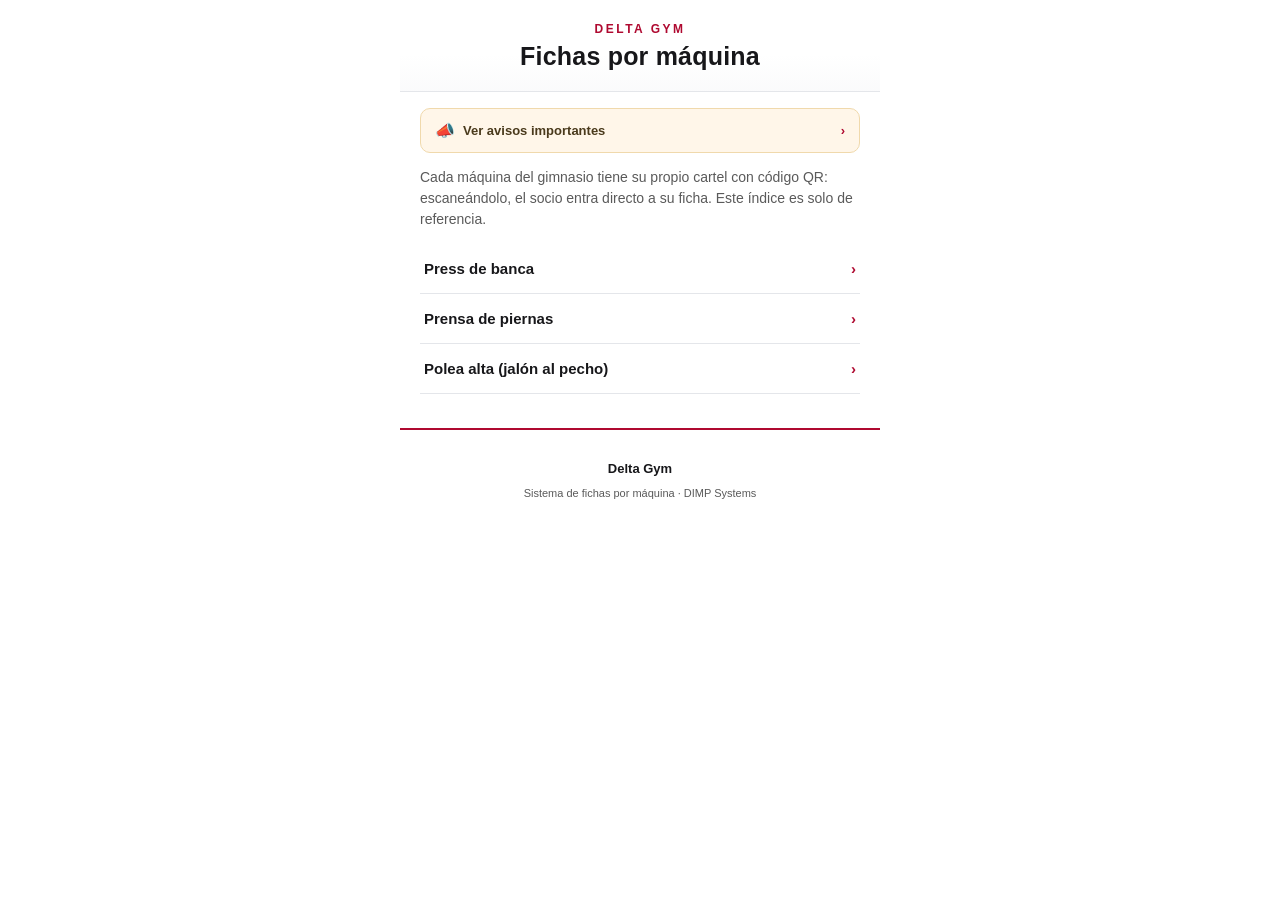
<file: docs/index.html>
<!DOCTYPE html>
<html lang="es"><head><meta charset="UTF-8">
<meta name="viewport" content="width=device-width, initial-scale=1">
<title>Delta Gym · Fichas de máquinas</title>
<link rel="stylesheet" href="assets/style.css">
<style>
  .indice-maquinas { list-style: none; margin: 0; padding: 0 20px; }
  .indice-maquinas li { border-bottom: 1px solid var(--borde); }
  .indice-maquinas a {
    display: block; padding: 16px 4px; color: var(--negro);
    text-decoration: none; font-size: 15px; font-weight: 600;
  }
  .indice-maquinas a:after { content: "›"; float: right; color: var(--principal); font-weight: 700; }
  .indice-intro { padding: 0 20px; color: var(--gris); font-size: 14px; line-height: 1.5; }
</style>
</head>
<body>
<div class="contenedor">
  <header class="encabezado">
    <p class="marca">DELTA GYM</p>
    <h1>Fichas por máquina</h1>
  </header>
  <a class="aviso-link" href="avisos/">
    <span class="aviso-icono">📣</span> Ver avisos importantes
  </a>
  <p class="indice-intro">Cada máquina del gimnasio tiene su propio cartel con código QR: escaneándolo, el socio entra directo a su ficha. Este índice es solo de referencia.</p>
  <ul class="indice-maquinas"><li><a href="maquinas/press-de-banca/">Press de banca</a></li>
<li><a href="maquinas/prensa-de-piernas/">Prensa de piernas</a></li>
<li><a href="maquinas/polea-alta-jalon-al-pecho/">Polea alta (jalón al pecho)</a></li></ul>
  <footer class="pie">
    <p class="nombre-gym">Delta Gym</p>
    <p>Sistema de fichas por máquina · DIMP Systems</p>
  </footer>
</div>
</body></html>
</file>
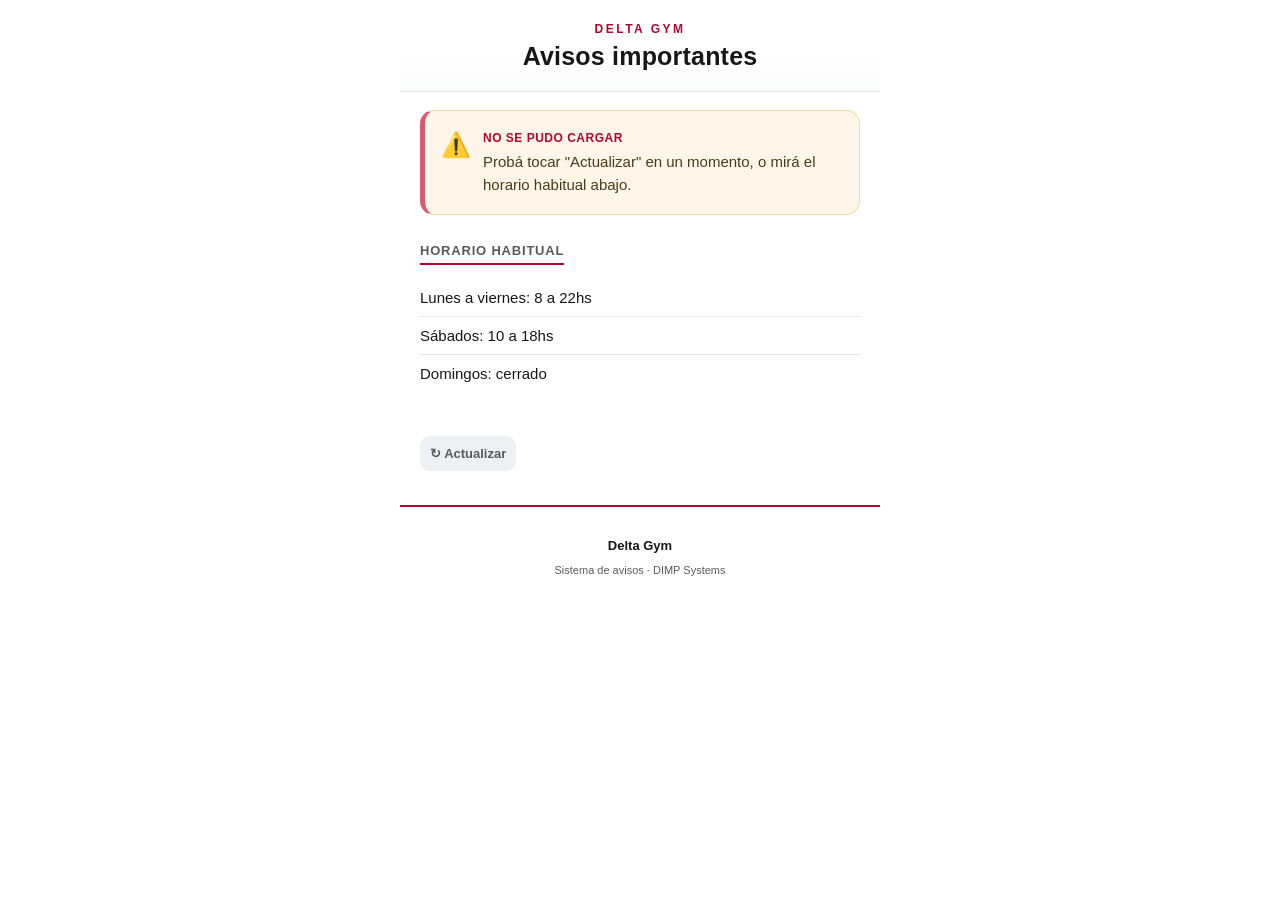
<file: docs/avisos/index.html>
<!DOCTYPE html>
<html lang="es">
<head>
<meta charset="UTF-8">
<meta name="viewport" content="width=device-width, initial-scale=1, viewport-fit=cover">
<title>Avisos · Delta Gym</title>
<link rel="stylesheet" href="../assets/style.css">
</head>
<body>
<div class="contenedor">

  <header class="encabezado">
    <p class="marca">DELTA GYM</p>
    <h1>Avisos importantes</h1>
  </header>

  <div class="aviso-ok cargando" id="estado-box">
    <span class="aviso-icono">⏳</span>
    <div>
      <strong>Cargando...</strong>
      <p>Buscando la última novedad.</p>
    </div>
  </div>

  <section id="horario-sec">
    <h2 class="subtitulo">Horario habitual</h2>
    <ul class="lista-horario">
      
      <li>Lunes a viernes: 8 a 22hs</li>
      
      <li>Sábados: 10 a 18hs</li>
      
      <li>Domingos: cerrado</li>
      
    </ul>
  </section>

  <p class="actualizado" id="actualizado"></p>

  <button class="recargar-btn" id="btn-recargar" type="button">↻ Actualizar</button>

  <footer class="pie">
    <p class="nombre-gym">Delta Gym</p>
    <p>Sistema de avisos · DIMP Systems</p>
  </footer>

</div>

<script>
const API_URL = "https://script.google.com/macros/s/AKfycbwI_3vZOKQ_sZCQEDx5Qp9rv2zQlYsiXVwqXk-TUfghmQxJvOe0FbppVlVs52zoQA7U0w/exec";
const HORARIOS = {"0": "Cerrado", "1": "8 a 22hs", "2": "8 a 22hs", "3": "8 a 22hs", "4": "8 a 22hs", "5": "8 a 22hs", "6": "10 a 18hs"};
const DIAS = ["domingo","lunes","martes","miércoles","jueves","viernes","sábado"];

function horarioHoy() {
  const hoy = new Date().getDay();
  return { dia: DIAS[hoy], texto: HORARIOS[String(hoy)] || "consultar horario" };
}

// "actualizado_en" viaja como texto "dd/MM/yyyy HH:mm" (hora de Argentina).
// Devuelve cuántas horas pasaron desde esa fecha, o null si no se pudo leer.
function horasDesde(fechaTexto) {
  if (!fechaTexto) return null;
  const partes = fechaTexto.trim().split(" ");
  if (partes.length < 1) return null;
  const [d, m, y] = (partes[0] || "").split("/").map(Number);
  const [hh, mm] = (partes[1] || "0:0").split(":").map(Number);
  if (!d || !m || !y) return null;
  const fecha = new Date(y, m - 1, d, hh || 0, mm || 0);
  return (Date.now() - fecha.getTime()) / 36e5;
}

function escapar(texto) {
  const div = document.createElement("div");
  div.textContent = texto;
  return div.innerHTML;
}

function render(data) {
  const box = document.getElementById("estado-box");
  const actualizadoEl = document.getElementById("actualizado");
  const horarioSec = document.getElementById("horario-sec");

  const estado = (data.estado || "abierto").toLowerCase();
  const textoAviso = (data.aviso_texto || "").trim();

  let clase = "aviso-ok";
  let icono = "🟢";
  let titulo = "Ahora está ABIERTO";
  let cuerpo = "";

  if (estado === "cerrado") {
    clase = "aviso-grande";
    icono = "🔒";
    titulo = "Ahora está CERRADO";
  }

  if (textoAviso) {
    clase = "aviso-grande";
    icono = "📣";
    cuerpo = escapar(textoAviso);
    horarioSec.style.display = "";
  } else {
    const h = horarioHoy();
    cuerpo = `Horario de hoy (${h.dia}): <strong>${escapar(h.texto)}</strong>`;
    horarioSec.style.display = "none";
  }

  box.className = clase;
  box.innerHTML = `
    <span class="aviso-icono">${icono}</span>
    <div>
      <strong>${escapar(titulo)}</strong>
      <p>${cuerpo}</p>
    </div>`;

  if (data.actualizado_en) {
    const horas = horasDesde(data.actualizado_en);
    let nota = "";
    let color = "var(--gris)";
    if (horas !== null) {
      if (horas < 0.05) { nota = "· recién actualizado"; color = "#1c8a4b"; }
      else if (horas < 14) { nota = "· info reciente"; color = "#1c8a4b"; }
      else if (horas < 30) { nota = "· revisá con cuidado, no se actualiza hace un rato"; color = "#b5850a"; }
      else { nota = "· ¡ojo! puede estar desactualizado"; color = "var(--principal)"; }
    }
    actualizadoEl.innerHTML = `Última actualización: <strong>${escapar(data.actualizado_en)}</strong><br><span style="color:${color}">${nota}</span>`;
  } else {
    actualizadoEl.textContent = "";
  }
}

async function cargar() {
  const box = document.getElementById("estado-box");
  box.classList.add("cargando");
  try {
    const res = await fetch(API_URL, { cache: "no-store" });
    const data = await res.json();
    box.classList.remove("cargando");
    render(data);
  } catch (err) {
    box.classList.remove("cargando");
    box.className = "aviso-grande";
    box.innerHTML = `
      <span class="aviso-icono">⚠️</span>
      <div>
        <strong>No se pudo cargar</strong>
        <p>Probá tocar "Actualizar" en un momento, o mirá el horario habitual abajo.</p>
      </div>`;
  }
}

document.getElementById("btn-recargar").addEventListener("click", cargar);
cargar();
</script>

</body>
</html>
</file>
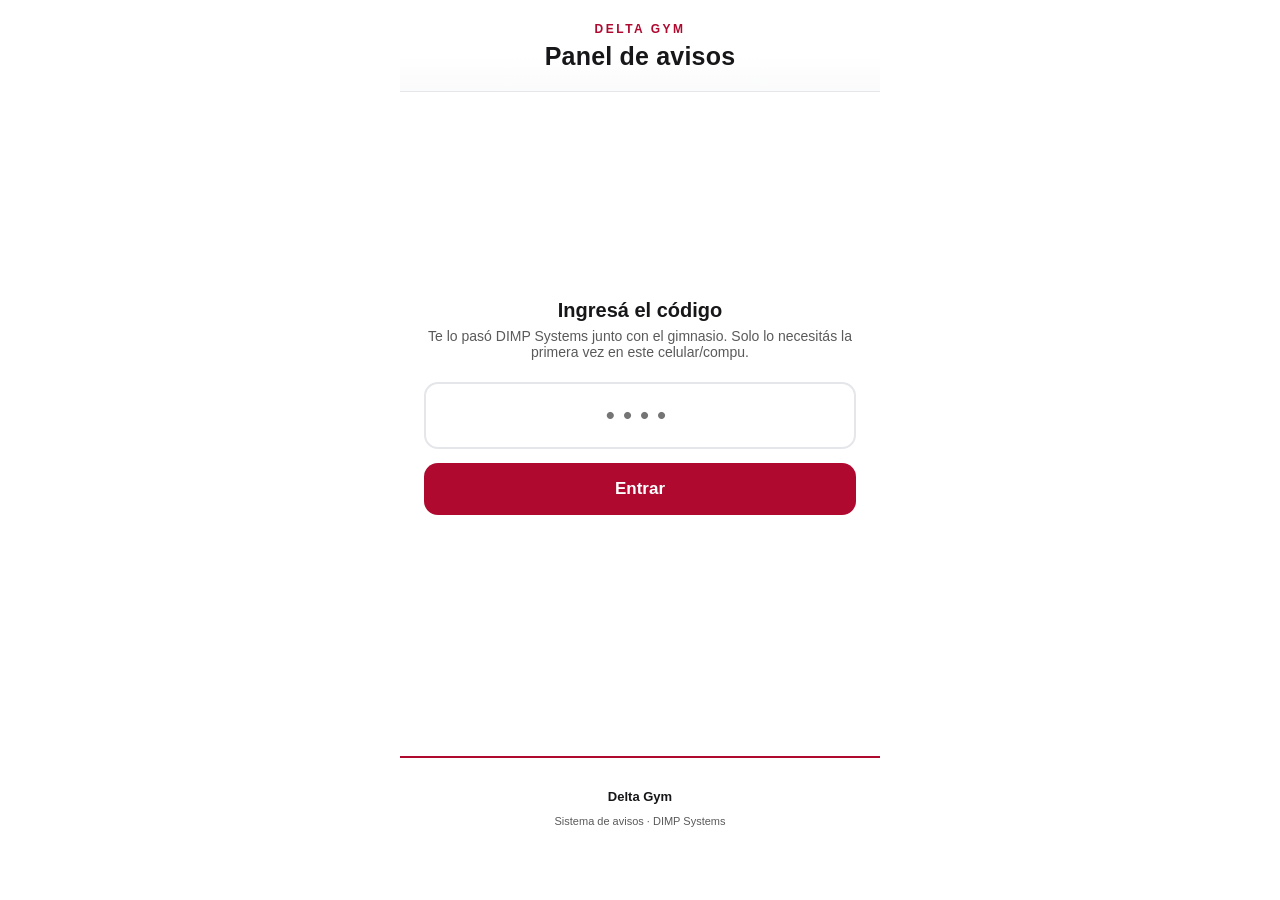
<file: docs/avisos/admin/index.html>
<!DOCTYPE html>
<html lang="es">
<head>
<meta charset="UTF-8">
<meta name="viewport" content="width=device-width, initial-scale=1, viewport-fit=cover">
<meta name="robots" content="noindex">
<title>Panel de avisos · Delta Gym</title>
<link rel="stylesheet" href="../../assets/style.css">
</head>
<body>
<div class="admin-contenedor">

  <header class="encabezado">
    <p class="marca">DELTA GYM</p>
    <h1>Panel de avisos</h1>
  </header>

  <div class="pantalla-pin" id="pantalla-pin">
    <h1>Ingresá el código</h1>
    <p>Te lo pasó DIMP Systems junto con el gimnasio. Solo lo necesitás la primera vez en este celular/compu.</p>
    <input class="pin-input" id="pin-input" type="password" inputmode="numeric" pattern="[0-9]*" maxlength="8" placeholder="••••" autocomplete="off">
    <button class="btn-primario" id="btn-entrar" type="button">Entrar</button>
  </div>

  <div id="panel" style="display:none;">

    <div class="estado-actual-box" id="estado-actual">Cargando estado actual…</div>

    <div class="botones-estado">
      <button class="btn-grande btn-abrir" id="btn-abrimos" type="button">✅ Marcamos<br>que ABRIMOS</button>
      <button class="btn-grande btn-cerrar" id="btn-cerramos" type="button">🔒 Marcamos<br>que CERRAMOS</button>
    </div>

    <div class="campo-admin">
      <label for="nombre">Tu nombre (para el registro)</label>
      <input id="nombre" type="text" placeholder="Ej: Gabriel, Recepción...">
    </div>

    <div class="campo-admin">
      <label for="texto-aviso">Aviso especial (opcional)</label>
      <textarea id="texto-aviso" rows="3" placeholder='Ej: "Hoy abrimos 9:30 en vez de 9:00 por arreglo en la puerta"'></textarea>
    </div>

    <div class="fila-botones-aviso">
      <button class="btn-secundario" id="btn-guardar-aviso" type="button">Guardar aviso</button>
      <button class="btn-borrar" id="btn-quitar-aviso" type="button">Quitar aviso</button>
    </div>

    <div class="mensaje-admin" id="mensaje"></div>

    <button class="cambiar-codigo" id="btn-cambiar-codigo" type="button">Usar otro código</button>

  </div>

  <footer class="pie">
    <p class="nombre-gym">Delta Gym</p>
    <p>Sistema de avisos · DIMP Systems</p>
  </footer>

</div>

<script>
const API_URL = "https://script.google.com/macros/s/AKfycbwI_3vZOKQ_sZCQEDx5Qp9rv2zQlYsiXVwqXk-TUfghmQxJvOe0FbppVlVs52zoQA7U0w/exec";
let PIN = "";
let estadoActual = "abierto";

const pantallaPin = document.getElementById("pantalla-pin");
const panel = document.getElementById("panel");
const pinInput = document.getElementById("pin-input");
const estadoBox = document.getElementById("estado-actual");
const nombreInput = document.getElementById("nombre");
const textoAvisoInput = document.getElementById("texto-aviso");
const mensajeEl = document.getElementById("mensaje");

function mostrarMensaje(texto, tipo) {
  mensajeEl.textContent = texto;
  mensajeEl.className = "mensaje-admin visible" + (tipo ? " " + tipo : "");
}

function ocultarMensaje() {
  mensajeEl.className = "mensaje-admin";
}

async function refrescar() {
  try {
    const res = await fetch(API_URL, { cache: "no-store" });
    const data = await res.json();
    estadoActual = (data.estado || "abierto").toLowerCase();
    textoAvisoInput.value = data.aviso_texto || "";
    const badge = estadoActual === "cerrado" ? "🔒 CERRADO" : "🟢 ABIERTO";
    const detalle = data.actualizado_en
      ? `actualizado ${data.actualizado_en}${data.actualizado_por ? " por " + data.actualizado_por : ""}`
      : "sin registro de última actualización";
    estadoBox.innerHTML = `<strong>${badge}</strong>${detalle}`;
  } catch (err) {
    estadoBox.innerHTML = `<strong>⚠️ No se pudo leer el estado actual</strong>Revisá tu conexión.`;
  }
}

async function enviar(estado, avisoTexto) {
  const nombre = nombreInput.value.trim() || "Recepción";
  mostrarMensaje("Guardando…", "");
  try {
    const res = await fetch(API_URL, {
      method: "POST",
      headers: { "Content-Type": "text/plain;charset=utf-8" },
      body: JSON.stringify({ pin: PIN, estado, aviso_texto: avisoTexto, actualizado_por: nombre })
    });
    const data = await res.json();
    if (data.ok) {
      mostrarMensaje("✅ Listo, quedó guardado (" + data.actualizado_en + ")", "ok");
      refrescar();
    } else {
      mostrarMensaje("❌ " + (data.error || "No se pudo guardar"), "error");
      if ((data.error || "").toLowerCase().includes("pin")) {
        setTimeout(volverAPin, 1200);
      }
    }
  } catch (err) {
    mostrarMensaje("❌ No se pudo conectar. Revisá tu internet e intentá de nuevo.", "error");
  }
}

function volverAPin() {
  PIN = "";
  pinInput.value = "";
  panel.style.display = "none";
  pantallaPin.style.display = "flex";
  ocultarMensaje();
}

document.getElementById("btn-entrar").addEventListener("click", () => {
  const val = pinInput.value.trim();
  if (!val) return;
  PIN = val;
  pantallaPin.style.display = "none";
  panel.style.display = "block";
  refrescar();
});

pinInput.addEventListener("keydown", (e) => {
  if (e.key === "Enter") document.getElementById("btn-entrar").click();
});

document.getElementById("btn-abrimos").addEventListener("click", () => enviar("abierto", ""));
document.getElementById("btn-cerramos").addEventListener("click", () => enviar("cerrado", ""));
document.getElementById("btn-guardar-aviso").addEventListener("click", () => enviar(estadoActual, textoAvisoInput.value.trim()));
document.getElementById("btn-quitar-aviso").addEventListener("click", () => { textoAvisoInput.value = ""; enviar(estadoActual, ""); });
document.getElementById("btn-cambiar-codigo").addEventListener("click", volverAPin);
</script>

</body>
</html>
</file>
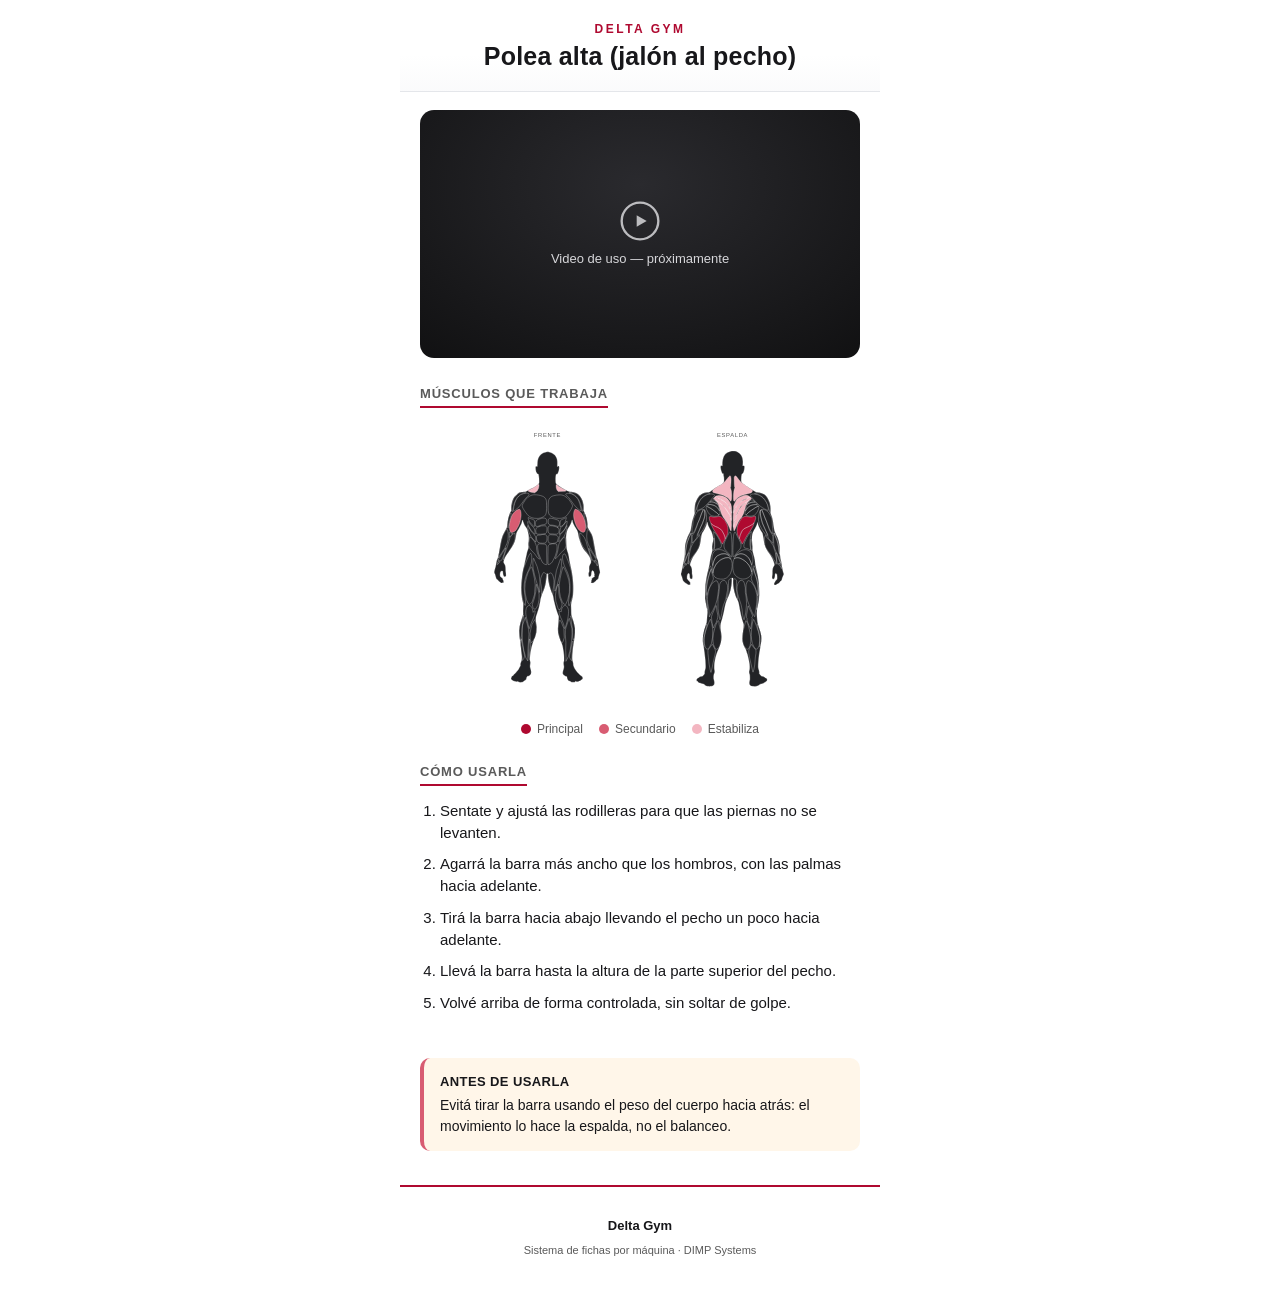
<file: docs/maquinas/polea-alta-jalon-al-pecho/index.html>
<!DOCTYPE html>
<html lang="es">
<head>
<meta charset="UTF-8">
<meta name="viewport" content="width=device-width, initial-scale=1, viewport-fit=cover">
<title>Polea alta (jalón al pecho) · Delta Gym</title>
<link rel="stylesheet" href="../../assets/style.css">
<style>
/* Músculos que trabaja esta máquina puntual */
[data-musculo="dorsales"] { fill: var(--principal); }
[data-musculo="biceps"] { fill: var(--secundario); }
[data-musculo="trapecios"] { fill: var(--terciario); }
</style>
</head>
<body>
<div class="contenedor">

  <header class="encabezado">
    <p class="marca">DELTA GYM</p>
    <h1>Polea alta (jalón al pecho)</h1>
  </header>

  <div class="video-wrap">
    
    <div class="video-placeholder">
      <svg viewBox="0 0 24 24" fill="none" xmlns="http://www.w3.org/2000/svg">
        <circle cx="12" cy="12" r="11" stroke="#d7d7da" stroke-width="1.4"/>
        <path d="M10 8.5L16 12L10 15.5V8.5Z" fill="#d7d7da"/>
      </svg>
      <span>Video de uso — próximamente</span>
    </div>
    
  </div>

  <section>
    <h2 class="subtitulo">Músculos que trabaja</h2>
    <div class="diagrama-box">
      <svg viewBox="0 0 2108 1606" xmlns="http://www.w3.org/2000/svg" role="img" aria-label="Diagrama muscular de frente y de espalda">
  <!--
    Diagrama muscular — DIMP Systems
    Datos de silueta y musculos (paths SVG) adaptados de la libreria open
    source "@musclemap/assets" (https://www.npmjs.com/package/@musclemap/assets),
    licencia MIT. Ver THIRD-PARTY-LICENSES.md para el aviso completo.
    Cada musculo es su forma real (no una figura generica con manchas de color
    encima): el color de cada maquina se aplica via CSS con selectores
    [data-musculo="x"], inyectados por pagina desde generar_sitio.py.
    El archivo SVG en si nunca se edita a mano por maquina.
  -->
  <g id="vista-frente" transform="translate(0,70)">
    <text x="512.0" y="-20" text-anchor="middle" class="etiqueta-vista">FRENTE</text>
    <path class="neutral" d="M512.3 69.6C510.7 69.7 508.5 69.9 505.4 70.4 502.3 70.8 498.4 71.7 494.5 72.9 490.7 74.2 487 75.8 483.7 77.7 480.4 79.7 477.5 82 475.2 83.8 472.8 85.6 471 87 469 89.2 467 91.4 464.7 94.4 462.6 98.1 460.4 101.8 458.5 106.2 457.2 110.2 455.8 114.3 455.1 117.9 454.6 120.8 454 123.8 453.6 126.1 453.3 129.5 453.1 133 453 137.5 452.7 141.7 452.5 145.8 452.2 149.5 452.3 152 452.3 154.4 452.6 155.4 452.2 155.5 451.8 155.6 450.8 154.7 449.5 154.2 448.2 153.6 446.7 153.4 445.4 153.9 444.1 154.4 443.1 155.6 442.6 156.8 442 157.9 442 159.1 442 160.9 442 162.8 442.1 165.5 442.3 168.2 442.5 170.9 442.9 173.6 443.2 175.8 443.5 177.9 443.8 179.4 444.1 181 444.4 182.6 444.8 184.2 445.3 185.6 445.7 187 446.2 188.3 447 189.8 447.8 191.3 449 193.1 450 194.6 451 196.2 451.8 197.5 452.5 198.4 453.2 199.3 453.8 199.7 454.6 200 455.4 200.3 456.4 200.5 457.1 200.5 457.9 200.5 458.4 200.3 458.8 200.7 459.2 201.1 459.5 202 459.8 203.6 460 205.1 460.2 207.2 460.5 209.4 460.8 211.5 461.3 213.6 461.6 216.2 462 218.8 462.2 221.9 462.4 224.8 462.6 227.8 462.8 230.5 462.9 234.6 463.1 238.7 463.2 244.1 463.1 247.4 463.1 250.6 462.9 251.7 462.3 252.8 461.7 253.9 460.8 255.2 459.8 256.6 458.7 258 457.6 259.6 454.9 262.1 452.1 264.6 447.6 267.9 440.4 272.1 433.1 276.3 423.1 281.4 414.8 285.8 406.5 290.1 399.9 293.7 394.3 296.8 388.7 299.8 384.2 302.3 379.8 303.3 375.4 304.3 371 303.8 365.5 304.3 360 304.7 353.3 306.1 348.3 308.1 343.3 310.1 339.9 312.8 336.1 316 332.4 319.3 328.2 323.2 324.7 326.4 321.3 329.6 318.5 332.2 315.8 336.4 313.1 340.5 310.5 346.1 308.2 352.1 306 358.1 304.1 364.4 302.7 370.4 301.4 376.4 300.4 382.1 300.1 387.5 299.8 392.8 300.1 397.9 300.2 401.5 300.2 405.2 300.1 407.4 300.1 409.5 300 411.6 300.1 413.6 299.3 415.5 298.5 417.4 296.8 419.2 294.9 422.5 293.1 425.9 291.1 430.8 288.9 437.6 286.7 444.4 284.2 453.1 282.3 461.5 280.4 469.9 279.1 478 278.1 484.8 277 491.6 276.2 497 275.8 501 275.3 504.9 275.2 507.3 274.6 509.7 274 512.2 272.8 514.7 271 518.2 269.3 521.6 266.9 526.1 264.1 531.1 261.3 536.1 258 541.7 254.6 549 251.1 556.4 247.5 565.6 244.9 573.7 242.3 581.9 240.7 589.1 238.9 598.3 237.2 607.6 235.3 619 233.4 629.9 231.5 640.8 229.5 651.2 228 660.1 226.4 669 225.2 676.3 223.6 682.6 221.9 689 219.8 694.4 218.3 698.1 216.8 701.8 215.9 703.8 215.1 706.1 214.3 708.4 213.6 711 213 714.6 212.3 718.3 211.8 723.1 210.9 728.3 210 733.6 208.6 739.3 207.1 745.2 205.5 751.1 203.6 757.2 202.4 761.6 201.2 766 200.6 768.7 200.4 771.2 200.2 773.6 200.3 775.7 200.7 777.4 201.1 779.1 201.7 780.4 202.5 781.9 203.3 783.4 204.2 785.1 204.9 787 205.5 788.9 206 790.9 206.6 793.5 207.3 796.1 208.2 799.3 209.2 802.5 210.2 805.8 211.3 809.1 212.1 811.2 213 813.4 213.6 814.3 215.6 816.2 217.5 818.1 220.8 821 223.6 823.7 226.4 826.4 228.7 828.8 230.8 830.4 232.9 832.1 234.7 833 236.2 834 237.7 835.1 238.9 836.2 240.4 837.1 241.9 837.9 243.7 838.4 245 838.2 246.3 838 247 837.1 248 836.6 248.9 836.2 250 836.3 251.3 836.2 252.6 836.2 254.2 835.9 255.1 835.2 256.1 834.5 256.5 833.3 256.6 832.3 256.6 831.3 256.2 830.4 255.8 829.8 255.5 829.2 255.1 828.9 255 828 254.9 827 255.1 825.3 254.9 824 254.7 822.8 254.3 821.9 253.5 821.1 252.7 820.3 251.7 819.5 251.3 818.5 250.9 817.5 251.2 816.3 251 814.9 250.8 813.4 250.3 811.7 248.9 810.2 247.5 808.7 245.4 807.4 243.3 806 241.2 804.7 239.2 803.2 237.8 801.5 236.4 799.8 235.6 797.7 235.1 795 234.6 792.4 234.4 789.1 234.6 786.1 234.8 783 235.5 780.2 236 777.6 236.6 775 237.1 772.7 238.2 771.1 239.2 769.6 240.8 768.8 242.4 768.2 243.9 767.6 245.5 767.2 246.6 767 247.7 766.8 248.4 766.9 248.9 767.8 249.5 768.7 250 770.4 250.4 772.3 250.7 774.2 251 776.2 251.2 778.5 251.4 780.9 251.6 783.4 252.1 786.1 252.6 788.8 253.4 791.6 254.3 794 255.1 796.3 255.9 798.3 257.4 799.7 258.9 801 261 801.8 263.1 801.5 265.3 801.1 267.4 799.7 268.5 798.7 269.6 797.8 269.7 797.4 269.7 795.8 269.8 794.2 269.9 791.4 269.7 788.3 269.6 785.3 269.4 782 269 779 268.5 776 268 773.2 267.7 769.4 267.5 765.7 267.6 761.1 267.5 755.6 267.4 750.1 267.1 743.7 266 738.9 265 734.1 263.3 730.8 261.4 727.9 259.5 725 257.5 722.4 256.6 719.5 255.6 716.5 255.6 713.3 256.2 710 256.7 706.7 257.7 703.4 259.1 699.7 260.5 695.9 262.3 691.8 264.5 687.5 266.7 683.1 269.3 678.6 273.3 672.6 277.2 666.7 282.4 659.4 289.2 649.4 296.1 639.4 304.6 626.6 310.3 616.7 315.9 606.9 318.8 600 321.1 593 323.4 586.1 325 579.2 326.2 572.8 327.4 566.4 328.1 560.5 329.2 554.5 330.4 548.5 331.9 542.3 335 535.9 338 529.5 342.6 522.8 346.4 516.4 350.3 510 353.4 503.9 356 498.5 358.5 493 360.5 488.3 361.8 484.1 363.1 479.9 363.7 476.3 364.5 473.3 365.4 470.4 366.6 468.1 367 468.5 367.5 469 367.3 472.1 368 475.3 368.7 478.4 370.3 481.7 371.8 485.2 373.3 488.7 374.8 492.4 376.6 496 378.4 499.7 380.6 503.3 382.8 506.5 384.9 509.7 387.2 512.5 389.1 515.5 391 518.4 392.5 521.5 393.7 525 395 528.4 395.8 532.1 397.2 538.2 398.6 544.2 400.5 552.5 401.6 560.2 402.6 567.9 402.8 574.9 402.6 580.7 402.4 586.4 401.9 590.7 401.3 594.4 400.8 598.1 400.1 601 399.8 604.5 399.5 608 399.6 612.1 399.7 615 399.9 617.9 400.2 619.7 400.3 621.9 400.4 624 400.4 626.5 400.4 628.7 400.3 630.9 400.2 632.8 399.6 635.2 399.1 637.5 398 640.3 396.5 644.4 395.1 648.5 393.2 654 391 662.9 388.8 671.8 386.3 684.2 383.9 696.3 381.4 708.3 379 720.1 376.3 731.8 373.6 743.5 370.7 755.1 368.1 767.8 365.6 780.5 363.5 794.2 361.8 810.8 360.1 827.4 358.8 846.7 358.4 862.6 358.1 878.5 358.7 890.8 359.9 902.9 361 915 362.7 926.9 364.5 935.6 366.2 944.2 368.1 949.6 369.1 952.9 370 956.2 370.1 957.5 370.2 960.3 370.3 963.2 370.3 967.6 370.1 973.1 370 978.6 369.7 985.2 369.5 991.2 369.3 997.3 369.1 1002.8 369.3 1007.4 369.4 1011.9 369.8 1015.5 369.7 1018.6 369.5 1021.7 368.8 1024.4 367.3 1028.8 365.9 1033.2 363.7 1039.4 361.3 1046.6 359 1053.8 356.4 1061.9 354.2 1069.9 352.1 1077.9 350.3 1085.9 349.1 1093.8 347.8 1101.7 347 1109.5 346.8 1117.9 346.5 1126.2 346.9 1135 347.3 1142.6 347.8 1150.2 348.4 1156.6 349.4 1162.5 350.3 1168.4 351.6 1173.7 352.8 1181 353.9 1188.3 355 1197.7 356.1 1208 357.3 1218.4 358.6 1229.7 359.6 1238 360.7 1246.2 361.5 1251.3 361.9 1256.7 362.2 1262.1 362.1 1267.8 361.9 1273.6 361.7 1279.4 361.4 1285.3 360.3 1290.4 359.2 1295.4 357.3 1299.5 356 1302.5 354.8 1305.4 354.1 1307.1 353.8 1309.3 353.4 1311.6 353.3 1314.4 353.4 1316.6 353.5 1318.8 353.8 1320.3 353.7 1321.6 353.5 1322.9 352.9 1323.9 351.1 1327.2 349.3 1330.5 346.3 1336.2 343.7 1340.7 341 1345.2 338.5 1348.5 335.9 1351.9 333.3 1355.3 330.5 1358.7 327.6 1362 324.6 1365.2 321.5 1368.2 319 1370.8 316.5 1373.3 314.5 1375.5 312.4 1377.3 310.3 1379.1 308 1380.6 306.3 1381.8 304.5 1383 303.2 1383.9 302.1 1386 300.9 1388.1 299.8 1391.4 299.2 1394.1 298.7 1396.8 298.7 1398.9 299 1400.4 299.4 1401.9 300 1402.8 300.7 1403.3 301.4 1403.7 302 1403.6 302.4 1404 302.9 1404.4 303.1 1405.2 303.7 1405.9 304.2 1406.6 305 1407.3 306 1407.7 306.9 1408.1 308.1 1408.2 309 1408.6 309.8 1409.1 310.4 1409.8 311.7 1410.7 312.9 1411.6 314.9 1412.7 316.3 1413.2 317.6 1413.7 318.4 1413.5 319.1 1413.3 319.7 1413.1 320.2 1412.7 321.1 1413 321.9 1413.3 323.3 1414.2 324.8 1414.8 326.4 1415.4 328.2 1415.6 329.8 1415.7 331.4 1415.8 332.9 1415.8 334.3 1415.4 335.7 1415 337.1 1414.2 338.3 1414.3 339.4 1414.4 340.3 1415.4 341.4 1416.3 342.5 1417.3 343.8 1418.3 346 1418.9 348.2 1419.5 351.2 1419.9 353.5 1419.9 355.8 1420 357.3 1419.7 359.7 1419.3 362.1 1418.9 365.4 1418.2 367.6 1417.2 369.8 1416.3 370.9 1415.2 371.9 1414 373 1412.9 374 1411.8 375.3 1411.1 376.6 1410.3 378.3 1409.9 379.8 1409.1 381.4 1408.3 382.9 1407.1 384.4 1405.6 385.8 1404.2 387.1 1402.5 388 1400.7 388.9 1398.8 389.4 1396.7 389.9 1394.3 390.4 1392 391 1389.4 391.5 1387.7 392.1 1386 392.5 1385.2 393.5 1384.8 394.5 1384.3 396.1 1384.2 398.7 1383.5 401.4 1382.7 405.2 1381.2 407.9 1379.3 410.7 1377.4 412.3 1375.2 413.7 1372.9 415.1 1370.5 416.1 1368.2 416.6 1365.2 417.1 1362.2 417.1 1358.6 416.6 1354.3 416 1350 415 1344.9 413.9 1340.9 412.8 1336.9 411.5 1334 410.9 1331 410.3 1328 410.3 1324.9 410.5 1322.5 410.8 1320.1 411.1 1318.4 411.3 1316.7 411.5 1315 411.5 1313.3 411.8 1311.6 412 1309.8 412.5 1308 412.7 1306.2 412.9 1304.4 412.7 1302.5 412.3 1300.8 412 1299.1 411.6 1297.4 411.2 1295.9 410.7 1294.3 410.2 1292.7 409.9 1289.5 409.5 1286.3 409.3 1281.4 409.8 1274 410.2 1266.5 411.2 1256.5 413.2 1244.4 415.1 1232.3 417.9 1218.2 421.5 1204.9 425.1 1191.6 429.6 1179.1 433.5 1168.7 437.4 1158.3 440.7 1149.9 442.9 1143.4 445.2 1136.8 446.3 1132 447 1126.2 447.8 1120.3 448.2 1113.5 448.3 1107 448.3 1100.4 448 1094.2 447.5 1088 447.1 1081.8 446.4 1075.6 445.8 1069.3 445.1 1063.1 444.4 1056.8 444.2 1051.1 443.9 1045.3 444.2 1040.1 445.3 1035.2 446.4 1030.3 448.4 1025.6 450.7 1018.9 453 1012.2 455.6 1003.4 458.1 995.3 460.6 987.2 462.9 979.8 465.3 969.2 467.6 958.6 470 944.8 471.8 934.8 473.7 924.8 475.1 918.5 478.7 908.7 482.4 898.9 488.3 885.5 492.8 872.9 497.2 860.3 500.1 848.4 502.3 837 504.4 825.5 505.8 814.4 506.8 805.6 507.7 796.9 508.1 790.5 508.3 787.2 508.5 784 508.5 783.8 508.8 783.7 509.1 783.5 509.7 783.4 510.2 783.4 510.7 783.3 511.2 783.3 511.7 783.4 512.1 783.4 512.5 783.4 512.8 783.7 513.2 784 513.4 784.4 513.5 785.2 513.6 786 513.7 787 513.8 789.8 514 792.6 514.3 797.1 514.6 802.1 514.9 807 515.4 812.4 516.5 819.8 517.5 827.2 519.3 836.6 521.6 846 523.9 855.3 526.8 864.5 529.9 873.2 533 881.9 536.2 890 538.8 896.5 541.4 903 543.3 907.7 544.4 911.8 545.6 915.9 545.9 919.3 546.8 924.8 547.7 930.2 549.1 937.8 551.4 947.9 553.7 958.1 556.9 970.8 560.2 982.6 563.6 994.3 567.1 1005.1 570.1 1013.5 573.2 1021.9 575.7 1028 576.8 1031.5 578 1035.1 577.8 1036.3 577.4 1042.5 577 1048.8 576.4 1060.2 575.5 1071.7 574.6 1083.3 573.3 1095.1 573 1104.7 572.6 1114.3 573.2 1121.8 575.1 1131.5 577.1 1141.2 580.3 1153.2 583.3 1161.8 586.3 1170.4 589 1175.8 591.5 1181.6 594.1 1187.4 596.5 1193.7 598.6 1201.1 600.7 1208.6 602.4 1217.1 604 1226.5 605.6 1235.9 607.1 1246.1 607.9 1255 608.8 1263.9 609 1271.5 609.1 1277.6 609.2 1283.8 609.2 1288.5 608.9 1291.9 608.6 1295.3 607.9 1297.3 607.3 1299.3 606.6 1301.3 605.9 1303.3 605.8 1306.4 605.7 1309.6 606.2 1313.8 606.6 1316.4 607 1319 607.3 1320 607.7 1321.8 608 1323.7 608.4 1326.4 608.4 1329.6 608.3 1332.8 607.7 1336.4 606.6 1340.3 605.6 1344.3 604 1348.5 602.8 1352.9 601.7 1357.3 601 1361.9 601.2 1365.4 601.3 1369 602.3 1371.5 604 1373.8 605.6 1376.1 607.9 1378.1 610.3 1379.8 612.7 1381.5 615.3 1382.7 617.6 1383.6 620 1384.5 622.1 1385 623.3 1385.3 624.6 1385.6 624.9 1385.7 625.4 1386.6 625.8 1387.6 626.4 1389.4 626.8 1391.8 627.2 1394.2 627.5 1397.1 628.6 1400.1 629.7 1403.1 631.6 1406.1 633.8 1408 636 1409.9 638.5 1410.8 640.6 1411.5 642.6 1412.1 644.3 1412.6 646.3 1413.8 648.4 1415 650.7 1417 653.3 1418.1 655.9 1419.2 658.6 1419.5 661.7 1419.5 664.8 1419.5 668.3 1419.1 670.6 1418.4 672.9 1417.7 674 1416.7 674.9 1415.6 675.8 1414.5 676.6 1413.3 677.6 1413.5 678.7 1413.6 680 1415.1 682.2 1415.7 684.3 1416.4 687.2 1416.2 689.5 1415.9 691.7 1415.6 693.4 1415.2 694.5 1414.5 695.7 1413.7 696.4 1412.6 697.4 1412.1 698.5 1411.6 699.9 1411.8 701.1 1411.8 702.3 1411.7 703.2 1411.5 704 1411.2 704.8 1410.9 705.5 1410.6 706 1410.1 706.4 1409.5 706.6 1408.8 706.8 1408 707 1407.2 707.2 1406.2 707.9 1405.7 708.6 1405.3 710 1405.5 710.9 1405.3 711.9 1405.2 712.5 1404.8 713 1404.3 713.4 1403.7 713.6 1403.1 713.8 1402.6 714 1402.1 714.1 1401.7 714.4 1401.5 714.7 1401.4 715.1 1401.4 715.6 1401.3 716 1401.3 716.5 1401.3 717 1400.8 717.5 1400.4 718.1 1399.6 718.5 1398 718.9 1396.4 719.1 1394 718.8 1391.9 718.4 1389.8 717.5 1388 716.1 1386.4 714.7 1384.9 712.8 1383.6 709.4 1380.7 705.9 1377.8 700.9 1373.4 696 1368.5 691 1363.7 686 1358.4 681.7 1352.8 677.3 1347.2 673.6 1341.2 671 1336.3 668.4 1331.5 667 1327.9 666 1325 665 1322.1 664.3 1319.9 664.1 1317.6 663.8 1315.2 663.9 1312.7 663.6 1310 663.3 1307.2 662.5 1304.3 661.9 1301.8 661.3 1299.3 660.8 1297.2 660 1294 659.2 1290.9 658.1 1286.5 657.8 1280.5 657.5 1274.5 657.9 1266.8 658.4 1257.9 658.9 1248.9 659.4 1238.6 660.9 1225.3 662.5 1212.1 665.1 1195.9 666.8 1184.7 668.5 1173.5 669.4 1167.3 670.5 1158 671.5 1148.6 672.7 1136 673.2 1126.3 673.7 1116.5 673.5 1109.7 672.6 1102.2 671.7 1094.7 670.1 1086.6 667.9 1077.5 665.8 1068.4 663.1 1058.2 660.6 1049.9 658.2 1041.6 656 1035.3 654.5 1030.4 653 1025.5 652.3 1022.1 651.9 1015.3 651.6 1008.6 651.6 998.6 651.4 990.8 651.2 983 650.7 977.3 650.6 972.6 650.5 967.8 650.8 964 651.5 959.6 652.1 955.2 653.2 950.1 654.8 943.6 656.5 937 658.8 928.8 660.4 919.2 662 909.5 662.9 898.3 663.4 886.8 664 875.2 664.1 863.3 663.7 852.4 663.3 841.5 662.5 831.5 661.1 818.8 659.8 806.1 657.9 790.7 656.2 779.6 654.6 768.6 653.2 761.9 650.7 750.8 648.3 739.7 644.7 724.1 642.4 712.1 640.1 700.1 639 691.6 637.7 683.8 636.3 676 634.7 668.9 632.7 662.1 630.7 655.2 628.4 648.6 627 643.9 625.6 639.2 625 636.4 624.5 628.3 623.9 620.2 623.4 606.9 622.9 597.3 622.5 587.8 622.2 582.1 621.9 577.7 621.6 573.3 621.2 570.3 621.7 564.5 622.1 558.6 623.4 549.9 625 542.1 626.7 534.3 628.7 527.3 630.9 522.2 633.2 517.1 635.7 513.7 638.8 509 641.9 504.2 645.5 498 648.3 492 651.1 486.1 653 480.4 654.2 475.9 655.5 471.4 656.2 468.2 656.8 468.1 657.3 468.1 657.6 471.3 658.6 475.6 659.5 479.9 661.1 485.3 663.5 491.1 666 496.9 669.3 503.2 672.6 508.8 675.9 514.4 679 519.3 681.7 523.6 684.3 528 686.4 531.9 688 535.6 689.6 539.4 690.7 543.1 691.5 547.3 692.3 551.6 692.8 556.4 693.6 561 694.4 565.7 695.5 570.3 697.5 577.3 699.5 584.4 702.4 593.9 705.6 602.6 708.8 611.4 712.3 619.5 716 626.5 719.6 633.5 723.4 639.5 727.1 644.5 730.8 649.4 734.3 653.2 737.1 656.4 739.8 659.6 741.8 662.1 745.5 666.9 749.2 671.6 754.6 678.6 758 684.6 761.5 690.6 763 695.6 764.3 700.1 765.5 704.6 766.5 708.6 766.7 712.1 766.9 715.6 766.4 718.6 765 721.9 763.6 725.1 761.4 728.4 759.7 731.8 758 735.1 756.9 738.4 756.4 741.6 755.8 744.8 755.8 747.9 755.9 751.5 756 755.2 756.1 759.5 756.3 762.3 756.4 765.2 756.5 766.7 756.3 768.7 756 770.7 755.4 773.2 754.6 775.3 753.8 777.5 752.8 779.2 752.5 781.2 752.1 783.3 752.3 785.6 752.5 788.2 752.7 790.8 752.9 793.7 753.2 795.8 753.5 797.9 753.9 799.2 754.8 800 755.6 800.8 757 801.1 758.6 801.2 760.2 801.2 761.9 801.1 763.4 800.1 764.8 799 765.8 796.9 766.6 795.3 767.4 793.6 767.9 792.3 768.3 790.6 768.7 788.9 769 786.6 769.2 784.2 769.5 781.7 769.7 779 770.1 776.6 770.5 774.2 771.2 772.1 771.8 770.1 772.4 768 773 765.9 773.6 765.3 774.3 764.6 775.1 765.4 776.5 766.1 777.9 766.8 779.8 767.6 781.2 768.7 782.5 769.7 783.3 771.2 783.9 773.3 784.4 775.4 784.8 778.3 785.2 780.3 785.6 782.3 786.2 783.5 786.7 784.3 787.2 785.1 787.6 785.5 787.5 786.4 787.4 787.3 786.7 788.8 786.4 790.5 786 792.2 786 794.2 786.3 795.7 786.5 797.2 787 798.2 787.3 798.9 787.7 799.7 788 800 787.4 800.4 786.8 800.8 785.3 801.1 783.7 802.1 782.1 803 780.3 804.5 778.9 805.7 777.4 806.9 776.2 807.8 775.1 808.6 774 809.5 773.1 810.1 772.2 810.9 771.3 811.7 770.5 812.6 770.3 813.8 770.1 815 770.4 816.5 771 817.4 771.7 818.4 772.7 818.8 772.9 819.2 773.1 819.6 772.4 819.9 771.5 820.4 770.5 820.9 769.3 821.5 768.5 822.5 767.7 823.5 767.5 824.9 767.6 825.9 767.7 826.8 768.3 827.4 768.8 827.7 769.3 828 769.8 828.2 769.6 828.6 769.4 829.1 768.5 829.7 767.7 830.7 767 831.7 766.5 832.9 766.6 834.2 766.7 835.4 767.4 836.5 768.1 837.2 768.8 837.9 769.5 838.1 770.3 838 771.1 837.8 771.9 837.3 772.4 836.8 772.9 836.4 773.1 836.1 773.3 836.4 773.6 836.6 774 837.5 774.7 838.1 775.5 838.7 776.7 839.2 778.4 838.3 780.1 837.5 782.3 835.4 784.1 834 785.9 832.6 787.3 832 788.9 831.1 790.5 830.1 792.4 828.8 793.8 827.4 795.2 826 796.1 824.4 797.4 823 798.7 821.6 800.3 820.3 802.3 818.8 804.3 817.3 806.7 815.5 808.3 813.7 809.9 811.9 810.7 810.2 811.1 808.3 811.6 806.5 811.7 804.6 812.2 801.7 812.8 798.8 813.9 795 815.1 791.2 816.4 787.3 817.9 783.4 818.9 780.8 819.9 778.2 820.4 776.9 820.2 774.2 820 771.4 819.1 767.3 818 762 816.8 756.7 815.3 750.2 814.4 744.8 813.6 739.4 813.3 735 812.6 731.2 811.9 727.5 810.8 724.4 810.2 721.2 809.5 718 809.3 714.5 808.8 711.3 808.4 708 807.7 704.9 806.5 702.2 805.2 699.5 803.3 697.2 800.6 686.6 797.9 676.1 794.3 657.3 790.6 636.6 786.8 615.9 782.9 593.2 779.5 578.2 776.2 563.3 773.4 556 769.8 549.1 766.2 542.1 761.7 535.4 758.6 530.5 755.4 525.5 753.6 522.3 751.8 518.7 750.1 515 748.5 510.9 747.6 507.7 746.8 504.6 746.8 502.4 747 499.8 747.1 497.1 747.5 494.1 746.8 487.2 746.2 480.3 744.6 469.4 742.2 459.8 739.9 450.2 736.7 441.7 733.7 434.7 730.7 427.7 727.9 422.1 726.3 419 724.8 415.8 724.5 415.1 724.4 413.1 724.4 411.1 724.5 407.9 724.6 401.7 724.6 395.5 724.5 386.3 723.4 377.7 722.2 369 720.1 361 717.4 354.1 714.6 347.2 711.4 341.4 708.1 336.4 704.7 331.4 701.4 327.1 697.8 323.3 694.2 319.4 690.4 316 685.3 313.2 680.2 310.3 673.8 308 667.9 306.6 662 305.1 656.7 304.4 652.9 304 649.1 303.6 646.7 303.5 644.2 303.1 641.7 302.7 639.1 302 635.5 300.6 631.9 299.1 627.5 296.9 622.1 294.1 616.7 291.3 610.2 288 603.8 284.3 597.3 280.7 590.9 276.8 585 273.1 579.2 269.3 573.9 265.7 570.2 262.7 566.5 259.7 564.3 257.2 562.9 254.9 561.5 252.6 560.9 250.5 560.5 244.5 560.1 238.4 559.9 228.4 560.3 220.5 560.6 212.5 561.5 206.7 562.3 203.6 563.1 200.5 563.8 200.2 564.8 200.2 565.8 200.3 567.2 200.6 568.4 200.5 569.6 200.3 570.7 199.5 571.9 197.8 573.1 196.1 574.4 193.4 575.8 189.5 577.2 185.6 578.7 180.5 579.7 175.5 580.7 170.4 581.1 165.4 581 161.8 580.9 158.2 580.3 156 579.4 154.7 578.5 153.3 577.4 152.9 576.3 152.9 575.3 152.8 574.2 153.1 573.3 153.7 572.4 154.2 571.6 155 571.1 155.7 570.6 156.4 570.4 157.1 570.3 154.5 570.3 151.9 570.5 146.1 570.5 140.4 570.6 134.6 570.6 128.8 570 123 569.4 117.2 568.2 111.3 566 105.5 563.7 99.7 560.5 94 557.5 90.4 554.6 86.7 552 85.1 548.9 83 545.7 80.9 542 78.4 538.1 76.5 534.3 74.5 530.3 73.2 526.6 72.1 522.9 71 519.4 70.1 517.2 69.7 514.9 69.3 513.9 69.5 512.3 69.6Z"/>
    <path class="musculo" data-musculo="trapecios" d="M399.4 298.5L399.5 296.8L400.5 294.2L401.4 292.9L405.0 291.1L416.6 286.8L434.7 276.4L446.1 269.6L453.9 263.6L457.2 260.2L458.5 259.4L460.1 259.3L461.4 260.0L462.4 262.1L462.7 267.0L460.1 282.2L452.3 298.0L451.4 299.1L441.0 306.8L440.2 308.3L438.9 309.2L434.9 309.6L426.8 308.3L415.6 305.6L403.0 302.2L401.6 301.4L400.2 299.9Z"/>
    <path class="musculo" data-musculo="trapecios" d="M562.7 268.7L562.9 264.2L563.3 262.7L564.4 261.7L565.9 261.3L568.0 262.2L576.5 270.6L595.1 280.7L604.5 286.8L619.1 294.4L620.2 295.4L620.6 296.9L620.2 298.4L619.1 299.5L617.7 299.9L576.2 302.0L574.7 301.7L573.7 300.9L567.6 292.8L563.6 281.1L562.7 269.0Z"/>
    <path class="musculo" data-musculo="pecho" d="M392.7 340.8C389.8 343.7 385.7 347.8 382.3 352.1 378.9 356.4 376.2 360.9 373.5 365.5 370.8 370.2 368.1 375 366.4 378.5 364.7 382.1 363.9 384.2 364.4 387.4 364.8 390.6 366.4 394.9 368.5 399.2 370.7 403.4 373.3 407.7 376 411.9 378.8 416.1 381.6 420.3 384.9 424.8 388.3 429.4 392.1 434.4 395.6 438.4 399.2 442.4 402.5 445.5 406.3 448.2 410.2 450.9 414.6 453.2 419.3 454.9 424 456.6 429.1 457.7 434.5 458.5 439.8 459.2 445.4 459.4 451 459.4 456.5 459.4 462.1 459.1 468.5 457.6 474.9 456.1 482.2 453.5 487.6 450.6 493 447.7 496.4 444.6 499.1 440.9 501.7 437.3 503.6 433 504.9 426.9 506.1 420.7 506.7 412.7 506.8 401.5 507 390.3 506.7 375.8 506.4 366.7 506 357.5 505.5 353.6 503.8 349.4 502.1 345.3 499.3 340.9 495.9 337.4 492.6 334 488.9 331.5 482.6 329.1 476.2 326.6 467.3 324.3 459.6 322.9 451.9 321.5 445.4 321.1 439.2 321 433 320.9 427.2 321.3 422 322.7 416.7 324.2 412 326.7 408.2 328.9 404.4 331.1 401.5 332.9 399.3 334.6 397.1 336.3 395.5 338 392.7 340.8Z"/>
    <path class="musculo" data-musculo="pecho" d="M519.8 351.1C519 353.8 518 357.8 517.3 362.9 516.7 368 516.6 374.2 516.4 380.1 516.2 386.1 516 391.7 515.9 397.3 515.8 402.8 515.8 408.2 516.3 413.4 516.7 418.7 517.7 423.8 519 428.3 520.3 432.8 521.9 436.7 525.2 440.3 528.4 443.9 533.3 447.3 538.1 449.9 542.9 452.5 547.6 454.4 552.3 455.6 557 456.9 561.7 457.6 566.3 458.1 570.8 458.6 575.3 458.9 579.8 459.1 584.3 459.2 588.7 459.2 593.7 458.5 598.7 457.7 604.1 456.2 608.8 454.1 613.5 452 617.4 449.4 620.3 447.2 623.2 444.9 625 443.2 629.3 437.5 633.5 431.9 640.2 422.5 644.6 415.8 649 409 651.1 405 653.2 400.9 655.2 396.8 657.2 392.7 658.2 389.6 659.2 386.6 659.2 384.6 657.6 380.6 656 376.6 652.6 370.6 649.2 365.1 645.8 359.6 642.4 354.6 638.7 350.1 635 345.7 631.2 341.9 627 338.2 622.7 334.5 618.1 331.1 612.7 328.3 607.3 325.5 601.1 323.4 595.6 322.4 590.1 321.4 585.2 321.5 580 321.7 574.8 322 569.3 322.4 564 323.2 558.8 324 553.7 325.1 548.8 326.5 543.8 327.8 539 329.5 535 332.1 531.1 334.6 528 338 525.9 340.4 523.9 342.9 522.7 344.4 521.9 345.8 521.1 347.2 520.6 348.4 519.8 351.1Z"/>
    <path class="musculo" data-musculo="hombros" d="M708.8 415.5C708 416 705.7 414.7 703.3 413 700.8 411.3 698 409.2 695.2 406.9 692.4 404.6 689.4 402.2 686.3 399.3 683.2 396.3 680 392.8 676.8 389.5 673.7 386.1 670.5 382.8 667 378.5 663.6 374.2 659.9 368.8 656.4 364 653 359.2 649.8 354.9 647 351 644.2 347.1 641.7 343.6 638.9 340.2 636.2 336.9 633.2 333.6 630.5 331.2 627.9 328.7 625.6 327 623.7 325.1 621.9 323.2 620.6 321.2 619.8 319.7 619 318.3 618.7 317.3 619.2 316.5 619.8 315.7 621.2 315 623.2 314.3 625.1 313.7 627.7 313 630.9 312.6 634.1 312.2 638 312 641.5 312.5 645 312.9 648 314.1 651.4 315.4 654.7 316.8 658.4 318.3 661.7 320.1 665 321.8 667.9 323.8 670.8 326.1 673.6 328.4 676.4 330.9 679.1 333.6 681.9 336.3 684.6 339.1 687.2 342.8 689.8 346.4 692.3 350.9 694.6 355.8 696.9 360.7 698.9 366 700.6 371.1 702.2 376.3 703.4 381.2 704.5 385.8 705.6 390.4 706.6 394.8 707.3 398.9 708.1 402.9 708.5 406.7 708.9 409.7 709.3 412.7 709.7 415 708.8 415.5Z"/>
    <path class="musculo" data-musculo="hombros" d="M715.6 417.3C714.6 415.2 713.9 409.4 712.6 402.6 711.3 395.9 709.4 388.1 707.2 380.8 705 373.4 702.5 366.5 699.9 360.5 697.3 354.4 694.5 349.4 691.3 344.6 688.1 339.8 684.6 335.3 681.1 331.8 677.7 328.3 674.2 325.9 670.6 323.4 666.9 320.9 663 318.3 659.9 316.6 656.8 314.9 654.5 314 651.8 313.2 649.1 312.3 646 311.4 643.3 310.9 640.6 310.3 638.3 310.1 638.9 309.6 639.5 309.1 642.9 308.3 646.1 307.7 649.2 307.1 652.1 306.7 655.2 306.6 658.2 306.6 661.4 307 664.5 307.6 667.6 308.3 670.6 309.3 674 310.5 677.5 311.7 681.4 313.2 684.8 314.9 688.3 316.7 691.1 318.7 694.3 321.7 697.5 324.7 701 328.7 703.5 332 706.1 335.3 707.6 337.9 709.5 341.5 711.3 345.2 713.4 349.8 715.2 354.5 717 359.1 718.4 363.8 719.6 368.5 720.8 373.2 721.7 377.9 722 382.1 722.4 386.3 722.1 390.1 722 394.2 721.9 398.4 722 403.1 721.5 406.8 721.1 410.6 720.1 413.5 719 415.7 717.9 417.9 716.6 419.5 715.6 417.3Z"/>
    <path class="musculo" data-musculo="biceps" d="M673.6 406.5C672.8 408 670.6 410.7 669.1 414 667.5 417.3 666.7 421.3 666 426.3 665.3 431.3 664.9 437.4 665.1 443.7 665.3 449.9 666.2 456.5 667.8 463.6 669.4 470.7 671.8 478.3 674.3 485.6 676.9 493 679.7 500 682.5 505.9 685.3 511.7 688.1 516.4 691.5 520.7 695 525.1 699.1 529.2 703.1 532.5 707.1 535.8 710.9 538.2 714.5 539.5 718.2 540.9 721.6 541.2 724.5 540.5 727.3 539.8 729.7 538.1 731.3 534.8 733 531.6 734 526.9 734.7 521.4 735.4 516 735.8 509.9 735.7 503.3 735.5 496.8 734.8 489.8 733.3 482.9 731.8 476.1 729.5 469.4 727 462.9 724.5 456.3 721.8 449.9 719.2 444.5 716.6 439 714.2 434.4 711 430 707.7 425.7 703.7 421.5 700.3 418.4 696.9 415.4 694.1 413.4 691.2 411.7 688.3 410 685.1 408.5 682.2 407.3 679.2 406.1 676.3 405.2 675.2 404.9 674 404.6 674.4 405 673.6 406.5Z"/>
    <path class="musculo" data-musculo="triceps" d="M742.6 519C741.9 518.3 740.8 516 740 511.9 739.1 507.8 738.4 501.9 737.4 495.1 736.3 488.2 734.9 480.3 733.7 474.3 732.5 468.2 731.7 464 730.9 460.7 730.1 457.4 729.4 455.1 728.6 452.4 727.9 449.7 727.1 446.6 726.6 443 726.1 439.4 726 435.3 725.8 432.5 725.6 429.7 725.5 428.4 725.5 427.4 725.4 426.4 725.5 425.8 726.3 426.3 727.1 426.7 728.5 428.2 729.9 430.2 731.3 432.3 732.8 434.9 734.2 438.5 735.7 442 737.1 446.4 738.6 450.7 740 454.9 741.3 459 742.2 463.4 743 467.9 743.3 472.8 744 478.2 744.6 483.5 745.5 489.3 745.6 494.3 745.8 499.3 745.3 503.4 744.8 507.3 744.3 511.2 743.9 514.7 743.6 516.9 743.3 519.1 743.2 519.8 742.6 519Z"/>
    <path class="musculo" data-musculo="antebrazos" d="M785.7 712.4C788.8 711.5 791.9 710.7 795 709.8 796.8 710.6 798.6 711.3 800.4 712.1 801.1 714.9 801.9 717.6 802.6 720.4 803.2 724.9 803.9 729.4 804.5 733.9 804.5 735.4 804.4 736.9 804.3 738.4 802.7 734.7 801.1 730.9 799.4 727.1 796.8 723.5 794.1 719.9 791.4 716.3 789.7 715.7 788 715.2 786.3 714.6 785.5 714.1 784.6 713.5 783.8 713 784.4 712.8 785.1 712.6 785.7 712.4ZM798.7 692.8C797 684.6 795.3 676.5 793.6 668.3 791.5 656.5 789.4 644.7 787.3 632.9 784 613.5 780.7 594.1 777.5 574.7 775.4 568.3 773.4 561.9 771.3 555.5 767.9 549.8 764.6 544.2 761.2 538.5 759.1 535.4 757 532.3 754.9 529.2 754 528.5 753.1 527.9 752.2 527.2 750.9 526 749.6 524.7 748.2 523.5 747.4 525 746.5 526.5 745.6 528 744.8 532.8 744.1 537.7 743.3 542.5 742.8 549.2 742.3 555.9 741.8 562.6 742.5 571.8 743.2 581 744 590.2 746.4 597.5 748.7 604.8 751.1 612 754.8 619.1 758.5 626.1 762.2 633.2 766.8 641.1 771.4 649 776.1 656.9 780.3 663.9 784.5 670.9 788.7 677.9 792 682.9 795.3 687.8 798.7 692.8ZM780.2 708.4C782.5 707.6 784.9 706.7 787.3 705.9 789.7 705.8 792.1 705.7 794.5 705.6 795.3 705.8 796 706 796.8 706.2 797.3 705.5 797.9 704.8 798.5 704.2 797 701.4 795.4 698.6 793.9 695.8 791.7 691.4 789.4 687 787.1 682.7 784.2 678.5 781.3 674.2 778.4 670 774.3 663.4 770.1 656.9 765.9 650.3 762.8 645.8 759.7 641.4 756.6 637 756 636 755.4 635.1 754.7 634.2 754.8 636 754.9 637.9 755 639.8 757.3 648.1 759.6 656.3 761.8 664.5 764.8 673.8 767.8 683.1 770.8 692.5 772.6 696.4 774.3 700.3 776.1 704.2 777.4 705.6 778.8 707 780.2 708.4ZM768 705.7C764.6 697.6 761.3 689.5 757.9 681.4 754.6 676.1 751.2 670.8 747.9 665.4 744 659.4 740 653.3 736.1 647.3 730.7 640 725.2 632.7 719.8 625.5 715.4 615.9 711.1 606.3 706.7 596.7 705.4 592.1 704.2 587.5 702.9 583 702.1 574.8 701.3 566.7 700.5 558.6 700.7 555 700.9 551.5 701.2 547.9 701.2 546.7 701.3 545.6 701.3 544.4 704 545.8 706.7 547.2 709.4 548.7 711.5 550.6 713.6 552.6 715.7 554.5 720 560.3 724.2 566.1 728.5 571.9 731.6 578.9 734.7 586 737.8 593.1 740.6 603.2 743.4 613.4 746.2 623.6 749.9 635.6 753.6 647.6 757.3 659.6 759.6 668 761.9 676.5 764.2 684.9 765.7 690.3 767.3 695.7 768.8 701.2 768.5 702.7 768.3 704.2 768 705.7Z"/>
    <path class="musculo" data-musculo="hombros" d="M313.2 416.9C315.3 417.4 320.8 413.1 327 408 333.3 403 340.5 397.3 346.5 391 352.5 384.7 357.3 377.9 362.5 370.8 367.6 363.7 372.9 356.3 377.7 350.2 382.4 344.2 386.5 339.4 390.7 335.2 394.9 331 399.1 327.3 401.6 324.3 404.2 321.2 405.2 318.8 404.3 316.7 403.4 314.7 400.6 313 397.2 312.2 393.7 311.3 389.5 311.3 383.3 312.2 377.2 313 369 314.7 362.3 317.4 355.6 320.1 350.2 323.7 345.4 328.2 340.6 332.7 336.4 338 333.1 342.9 329.7 347.9 327.3 352.5 325.1 357.8 322.8 363 320.7 368.9 319.1 374.6 317.4 380.3 316.3 385.8 315.4 390.8 314.6 395.9 314 400.5 313.2 405.6 312.3 410.7 311.1 416.3 313.2 416.9Z"/>
    <path class="musculo" data-musculo="hombros" d="M377.2 306C374.9 305.8 372.5 305.7 369.5 305.6 366.4 305.5 362.7 305.4 359.5 305.8 356.3 306.1 353.6 307 351.1 308 348.6 309.1 346.4 310.4 343.7 312.4 341 314.4 337.9 317.1 334.9 319.7 332 322.3 329.2 324.7 326.3 327.5 323.4 330.4 320.4 333.6 317.9 337 315.5 340.3 313.7 343.7 312.2 347.3 310.6 351 309.2 355 308 359.3 306.8 363.7 305.7 368.3 304.7 372.8 303.6 377.3 302.6 381.6 301.9 385.8 301.2 390.1 300.9 394.3 300.7 398.3 300.6 402.2 300.6 405.9 301 409 301.5 412 302.5 414.4 303.3 416.3 304.1 418.1 304.9 419.4 305.6 420 306.3 420.6 306.9 420.5 307.4 419.5 307.9 418.4 308.4 416.6 308.8 414 309.3 411.5 309.8 408.3 310.6 404.1 311.4 399.9 312.5 394.6 313.4 389.6 314.3 384.5 315 379.7 317.2 372.7 319.4 365.7 323.1 356.5 327.6 348.6 332.2 340.7 337.5 334.1 343.4 328.5 349.2 323 355.6 318.6 362.1 315.8 368.7 313.1 375.6 312 379.7 311.5 383.8 310.9 385.2 310.8 385.3 310.1 385.5 309.4 384.4 308.1 382.9 307.4 381.4 306.6 379.4 306.3 377.2 306Z"/>
    <path class="musculo" data-musculo="biceps" d="M347.7 406.3C345.1 406.1 341.6 407.1 337.4 409 333.1 411 328.1 413.9 323.7 417.4 319.3 420.9 315.6 424.9 312.1 429.7 308.6 434.5 305.2 440 302.5 446.1 299.7 452.2 297.6 458.7 295.6 466.1 293.5 473.4 291.5 481.7 290.4 488.6 289.4 495.6 289.3 501.3 289.4 507.6 289.6 513.9 290 520.8 290.9 526.2 291.8 531.6 293.2 535.4 295.1 537.9 297 540.4 299.4 541.7 303.2 541.6 307 541.4 312.2 539.8 316.8 537.2 321.5 534.5 325.7 530.9 330.6 524.1 335.4 517.3 340.9 507.4 344.9 498.3 348.8 489.2 351.2 481 353.3 472 355.5 462.9 357.2 453 357.8 444.2 358.3 435.3 357.6 427.5 356.7 421.9 355.8 416.2 354.7 412.8 353.3 410.3 352 407.9 350.3 406.5 347.7 406.3Z"/>
    <path class="musculo" data-musculo="triceps" d="M281.5 516.6C282.3 515.9 283.1 512.2 284.2 506.1 285.4 500 287 491.5 288.7 483.6 290.3 475.7 292.1 468.4 293.7 463.2 295.3 458.1 296.7 455 297.6 452 298.5 448.9 298.9 445.8 299 442.7 299.2 439.5 299.1 436.3 299 433.5 299 430.7 299 428.4 298.5 427.5 297.9 426.6 296.9 427.1 295.9 428.1 294.9 429.1 293.9 430.6 292.8 432.6 291.6 434.7 290.2 437.3 288.9 440.5 287.5 443.6 286.1 447.3 285 451.3 283.8 455.3 282.9 459.6 281.9 464.9 280.9 470.2 279.8 476.4 279.3 481.6 278.8 486.7 278.8 490.8 278.7 494.7 278.5 498.6 278.3 502.3 278.4 505.3 278.4 508.2 278.8 510.4 279.3 512.7 279.9 514.9 280.8 517.3 281.5 516.6Z"/>
    <path class="musculo" data-musculo="antebrazos" d="M281.3 582.8C281.8 572.7 282.3 562.6 282.9 552.5 282 546.9 281.2 541.3 280.3 535.7 279.3 532 278.2 528.3 277.2 524.6 274.9 525 272.5 525.3 270.2 525.6 268.7 527.8 267.3 530 265.8 532.2 264 535.3 262.2 538.3 260.4 541.4 257.4 547.5 254.3 553.6 251.3 559.7 249 566.9 246.8 574.1 244.6 581.2 242.7 589.4 240.8 597.6 238.9 605.9 236.8 617.6 234.7 629.3 232.6 640.9 230.7 651 228.8 661 226.9 671 226.1 677.6 225.2 684.2 224.4 690.9 226.9 686.9 229.5 682.9 232 678.9 237.1 671.4 242.3 663.9 247.5 656.4 253.1 647.5 258.6 638.5 264.2 629.6 268.1 621.2 272 612.9 275.9 604.6 277.7 597.3 279.5 590.1 281.3 582.8ZM289.2 570.5C289.4 566.5 289.6 562.5 289.8 558.5 289.4 554.1 289 549.8 288.6 545.5 288.9 543.6 289.2 541.7 289.5 539.8 290.8 540.3 292 540.9 293.3 541.4 294.9 542.8 296.5 544.1 298 545.5 299.7 546.1 301.4 546.8 303.1 547.4 304.6 547.4 306 547.4 307.5 547.4 308.5 547.4 309.4 547.4 310.4 547.4 308.5 549.2 306.6 551 304.7 552.8 302 555.2 299.4 557.6 296.8 560 295.4 562.1 294 564.3 292.7 566.4 291.5 567.7 290.3 569.1 289.2 570.5ZM233.9 713.6C230.8 713.1 227.8 712.6 224.7 712.1 223.8 712.2 222.8 712.3 221.9 712.4 221.4 713.1 221 713.9 220.6 714.6 220.3 717 220 719.4 219.7 721.9 219.2 723.8 218.8 725.6 218.4 727.5 218.3 728 218.2 728.4 218.1 728.8 218.1 729.4 218.1 730.1 218.1 730.7 220.2 729.2 222.3 727.8 224.4 726.3 225.1 724.2 225.9 722.1 226.6 720 227.9 718.6 229.1 717.2 230.4 715.9 231.6 715.1 232.7 714.4 233.9 713.6ZM269 630.8C267.8 634.4 266.6 638 265.5 641.6 264.3 646.7 263.2 651.9 262 657.1 260.8 661 259.7 664.9 258.5 668.8 256.8 673.3 255.2 677.8 253.5 682.4 251.5 686.8 249.5 691.2 247.5 695.6 245.6 699.2 243.7 702.8 241.8 706.4 241 707.1 240.3 707.8 239.6 708.6 237.1 708 234.7 707.3 232.3 706.7 230.4 706.6 228.5 706.5 226.6 706.4 225.6 706.6 224.5 706.8 223.4 707 223.4 706.2 223.4 705.3 223.4 704.5 224.9 701.4 226.4 698.4 227.9 695.3 231.5 689.6 235 683.9 238.6 678.2 241.3 674 243.9 669.8 246.5 665.6 250.3 659.4 254.1 653.2 257.9 647 260.1 644.1 262.3 641.3 264.5 638.4 266 635.9 267.5 633.4 269 630.8ZM320.8 544.9C316.4 547.5 311.9 550.1 307.5 552.8 302.9 558.5 298.2 564.1 293.6 569.8 290.8 578.9 287.9 588 285.1 597 282.3 606.8 279.6 616.6 276.9 626.4 273.6 635 270.3 643.7 267.1 652.3 263.9 661.1 260.7 669.8 257.6 678.6 256.2 685.1 254.8 691.6 253.5 698.2 254.1 699.7 254.7 701.3 255.4 702.9 258.7 696.2 262.1 689.4 265.5 682.7 268 678.9 270.5 675.1 273.1 671.3 276.6 666.1 280.2 661 283.8 655.8 287.8 649.8 291.8 643.8 295.8 637.8 298.8 633.3 301.7 628.7 304.7 624.2 308.6 615.7 312.5 607.1 316.4 598.6 318.5 592.2 320.6 585.7 322.7 579.3 322.8 572.9 322.9 566.5 323 560 322.3 555 321.5 549.9 320.8 544.9Z"/>
    <path class="musculo" data-musculo="oblicuos" d="M585 598.6C583.1 602.3 581.2 606 579.3 609.7 578.4 614.1 577.4 618.5 576.5 622.9 575.5 629.3 574.6 635.6 573.6 641.9 572.7 647 571.7 652 570.8 657.1 568.8 663.2 566.8 669.3 564.8 675.4 563.5 678.9 562.3 682.4 561 685.8 560 689.1 559.1 692.4 558.1 695.6 558.7 695.7 559.3 695.8 559.8 695.9 566 689.5 572.2 683.1 578.4 676.7 581.7 672.2 585.1 667.8 588.5 663.4 592.5 659.5 596.5 655.6 600.5 651.7 604.1 648.4 607.7 645.2 611.2 641.9 613.3 638.4 615.5 634.9 617.6 631.5 618.8 626.4 620.1 621.4 621.4 616.3 620.2 608.9 619 601.5 617.9 594.2 617.7 590.3 617.5 586.4 617.2 582.5 616.7 578.9 616.2 575.3 615.7 571.7 613.9 570.4 612.1 569 610.3 567.6 608.8 569.2 607.3 570.8 605.9 572.4 603.4 575.1 601 577.8 598.6 580.6 596.1 584.4 593.5 588.2 591 592 589 594.2 587 596.4 585 598.6ZM586.9 553.1C585.7 557.1 584.6 561.1 583.4 565.1 582.7 567.3 581.9 569.5 581.1 571.6 580.5 575.9 579.9 580.1 579.3 584.4 578.9 587.9 578.4 591.3 577.9 594.8 578.9 594.9 579.9 595 580.9 595.1 583.4 592.2 586 589.2 588.5 586.3 591.9 583.4 595.2 580.6 598.6 577.7 602.4 572.9 606.2 568 610 563.2 612 559.2 614 555.2 616 551.2 617.6 546.6 619.1 541.9 620.7 537.3 621.9 532.1 623 527 624.2 521.8 624.7 518.4 625.3 515.1 625.8 511.7 626.1 508.3 626.4 504.9 626.7 501.6 626.3 501.4 625.9 501.1 625.5 500.9 623.7 504.3 621.9 507.7 620.1 511.1 617.3 516.1 614.6 521.2 611.9 526.2 608.8 530.3 605.8 534.4 602.7 538.5 599.9 541.5 597 544.4 594.2 547.4 591.7 549.3 589.3 551.2 586.9 553.1ZM589.4 512.9C588.2 518.7 586.9 524.5 585.6 530.3 584.7 534.9 583.8 539.5 582.8 544.1 582.2 547 581.6 550 581 552.9 584.5 550.4 588.1 547.9 591.6 545.4 593.6 543.7 595.6 541.9 597.6 540.1 601.3 536.2 605 532.3 608.7 528.4 611.2 524.6 613.8 520.8 616.3 517.1 618.5 511.7 620.7 506.3 622.9 500.9 624.3 496.3 625.7 491.7 627 487 627.1 482.9 627.1 478.8 627.1 474.7 626.2 475.3 625.4 476 624.5 476.6 622 478.8 619.5 481 616.9 483.2 614.9 486.3 612.9 489.3 610.9 492.4 608.8 495.1 606.7 497.9 604.6 500.6 602.3 502.5 600 504.4 597.6 506.3 596.7 507.6 595.8 508.8 594.8 510.1 593 511.1 591.2 512 589.4 512.9ZM622.6 454.2C618.8 456 615 457.7 611.2 459.5 606.3 461.7 601.3 464 596.4 466.2 594.2 467.5 592 468.9 589.7 470.3 588.8 473.9 587.9 477.4 586.9 481 586.5 485.1 586.1 489.2 585.6 493.4 585.7 496 585.9 498.6 586 501.3 585.8 503.8 585.6 506.4 585.4 508.9 588.9 507.2 592.5 505.5 596.1 503.8 599.5 501.1 603 498.5 606.5 495.9 609 492.2 611.6 488.5 614.1 484.8 617.2 475.1 620.2 465.4 623.3 455.7 623.1 455.2 622.8 454.7 622.6 454.2Z"/>
    <path class="musculo" data-musculo="abdominales" d="M534.4 609.7C530.9 610.5 527.3 611.3 523.7 612.2 521.7 614.4 519.7 616.6 517.7 618.8 517.1 621.4 516.4 623.9 515.8 626.4 515.8 629.3 515.8 632.1 515.8 634.9 515.7 640.3 515.6 645.7 515.5 651.1 515.3 659 515.1 666.9 514.8 674.8 514.9 690.6 515.1 706.4 515.2 722.2 515.2 722.1 515.2 722 515.2 721.9 515.3 724.5 515.4 727.1 515.5 729.6 517.4 729.6 519.3 729.5 521.2 729.4 523 728.6 524.7 727.8 526.5 726.9 529.2 725.1 531.8 723.3 534.4 721.5 536.5 718.8 538.7 716.1 540.8 713.3 543.7 707.6 546.7 701.9 549.6 696.3 552.8 689.5 555.9 682.8 559.1 676 561.6 667.4 564.1 658.8 566.7 650.1 567.3 642.1 567.9 634.1 568.6 626.1 567.8 621.4 567.1 616.6 566.4 611.9 564 610.5 561.7 609.1 559.4 607.8 556.7 607.8 553.9 607.8 551.2 607.8 547.9 607.8 544.7 607.8 541.4 607.8 539.1 608.4 536.8 609 534.4 609.7ZM565.7 558.8C562.8 557.9 559.8 557.1 556.9 556.2 552.1 556 547.4 555.8 542.7 555.6 537.3 555.2 531.9 554.8 526.5 554.4 524.5 555.8 522.5 557.3 520.5 558.8 519.1 560.8 517.8 562.8 516.4 564.8 516.4 568.5 516.4 572.1 516.4 575.8 516.1 579.3 515.8 582.8 515.5 586.3 516.2 589.6 516.8 593 517.4 596.4 518.8 598.8 520.3 601.2 521.8 603.7 525.2 604.3 528.5 604.9 531.9 605.6 534.9 605.9 537.8 606.2 540.8 606.5 545.4 605.8 550 605 554.7 604.3 556.8 603.4 558.9 602.6 561 601.8 563.8 600.2 566.6 598.7 569.4 597.2 570.4 593.4 571.4 589.7 572.4 586 573.4 582.2 574.5 578.4 575.5 574.6 575.6 572.5 575.7 570.4 575.8 568.3 573.8 566 571.8 563.8 569.8 561.6 568.5 560.7 567.1 559.7 565.7 558.8ZM574.3 514.8C570.4 512.7 566.5 510.6 562.7 508.4 555.5 506.6 548.4 504.8 541.2 502.9 537.1 502.6 532.9 502.3 528.8 502 527.2 502.3 525.6 502.6 524 502.8 522.5 503.5 521 504.3 519.4 505 518.5 507 517.6 509 516.7 511.1 516.5 512.7 516.3 514.4 516.1 516.1 515.9 519.3 515.7 522.4 515.5 525.6 515.7 528.4 515.9 531.3 516.1 534.1 516.6 537 517.2 539.8 517.7 542.7 519.6 544.1 521.5 545.6 523.4 547.1 525.9 548.1 528.4 549.2 531 550.2 535.5 550.3 540 550.5 544.6 550.6 547.3 550.9 550 551.2 552.8 551.5 556.7 551.6 560.6 551.7 564.5 551.8 566.8 551.1 569.1 550.3 571.4 549.6 573.6 547.1 575.8 544.6 578.1 542 578.8 539 579.5 535.9 580.3 532.9 580.3 530 580.3 527.2 580.3 524.3 580.1 522.4 579.8 520.5 579.6 518.6 576.8 516.3 573.9 514 571.1 511.7 572.2 512.7 573.2 513.8 574.3 514.8ZM576.7 505.7C578.4 503.3 580.1 500.8 581.8 498.4 582.5 494.3 583.1 490.2 583.7 486.1 581.8 481.4 580 476.8 578.1 472.2 574.8 470.6 571.5 469 568.3 467.4 562.7 465.6 557.1 463.9 551.5 462.1 547.1 461.2 542.7 460.3 538.2 459.4 534 458.9 529.8 458.4 525.6 458 523 460.2 520.5 462.4 517.9 464.6 517.4 467.8 516.9 470.9 516.4 474.1 516.5 478.2 516.6 482.3 516.7 486.4 517.4 488.3 518 490.2 518.6 492.1 521.8 494.1 525 496.1 528.1 498.1 533.6 498.5 539.1 498.9 544.6 499.4 549.9 500.4 555.3 501.5 560.7 502.5 563.7 503.7 566.8 505 569.9 506.2 572.1 506 574.4 505.9 576.7 505.7Z"/>
    <path class="musculo" data-musculo="abdominales" d="M504.4 490.8C505.6 488.3 506.7 485.8 507.9 483.2 507.9 478.3 507.9 473.3 507.9 468.4 506 465.8 504.1 463.1 502.2 460.5 499.4 459.5 496.5 458.6 493.7 457.6 489.1 457.7 484.6 457.9 480.1 458 474.4 460 468.7 462 463 464 460 464.9 456.9 465.9 453.8 466.8 451.2 469 448.6 471.2 445.9 473.4 444.4 476.9 442.8 480.3 441.2 483.8 441.2 487.8 441.2 491.8 441.2 495.9 442.2 499 443.2 502.2 444.2 505.3 447.6 505.7 451.1 506 454.5 506.3 457.7 505.7 461 505 464.3 504.4 464 503.9 463.6 503.4 463.3 502.8 468.8 501 474.3 499.3 479.8 497.5 483.8 496.9 487.8 496.4 491.8 495.9 496 494.2 500.2 492.5 504.4 490.8ZM506.6 541.1C506.9 540.2 507.3 539.4 507.6 538.5 508.1 533.7 508.6 528.9 509.2 524 509.1 520.3 508.9 516.6 508.8 512.9 507.2 510.5 505.5 508.1 503.8 505.7 502.7 504.7 501.7 503.8 500.6 502.8 497.1 502.7 493.7 502.6 490.2 502.5 485.9 502.7 481.6 502.9 477.2 503.2 472.7 504.6 468.2 506.1 463.6 507.6 460.3 508.7 456.9 509.8 453.5 511 451 513.2 448.5 515.5 445.9 517.7 445.4 519.9 444.8 522.1 444.2 524.2 443.9 527 443.6 529.7 443.3 532.5 444.3 537.4 445.3 542.4 446.3 547.3 449.5 548.9 452.8 550.5 456 552.1 461.9 552 467.8 551.9 473.8 551.8 477.4 551.5 481.1 551.2 484.8 550.9 489.9 550 494.9 549.1 500 548.3 502.2 545.9 504.4 543.5 506.6 541.1ZM504.7 598.6C506.1 594.6 507.5 590.6 508.8 586.6 508.9 582.3 509.1 577.9 509.2 573.6 509.2 570 509.2 566.5 509.2 562.9 506.1 560.1 503 557.4 500 554.7 495 554.1 490.1 553.6 485.1 553.1 479.7 554.4 474.2 555.6 468.7 556.9 463.7 557.1 458.6 557.3 453.6 557.6 451.5 560.9 449.3 564.3 447.2 567.6 447.4 571.1 447.6 574.6 447.8 578.1 449 582.7 450.2 587.3 451.3 592 453.3 594.7 455.3 597.4 457.3 600.2 461.8 601.4 466.3 602.7 470.7 603.9 475 604.2 479.3 604.6 483.5 604.9 487.7 604.6 491.8 604.3 495.9 604 498.1 603 500.2 602.1 502.4 601.1 503.2 600.3 504 599.4 504.7 598.6ZM496.5 610C492 609.7 487.5 609.3 482.9 609 477.2 608.7 471.5 608.4 465.9 608.1 462.9 609.1 460 610.2 457 611.2 456.2 613.9 455.3 616.5 454.5 619.1 454.5 622.5 454.5 625.9 454.5 629.3 454.9 632.6 455.3 636 455.7 639.4 456.9 647.2 458.1 655 459.3 662.8 464.1 674.8 468.9 686.8 473.8 698.8 477 705.3 480.3 711.8 483.6 718.4 487.3 721.2 491.1 724.1 494.9 726.9 498.4 728.3 502 729.7 505.5 731 506.6 728.7 507.7 726.4 508.8 724.1 508.7 720.7 508.6 717.3 508.5 714 508.1 694.8 507.7 675.6 507.3 656.4 507.4 645 507.5 633.5 507.6 622 505.7 618.6 503.8 615.2 501.9 611.9 500.1 611.2 498.3 610.6 496.5 610Z"/>
    <path class="musculo" data-musculo="oblicuos" d="M444.7 613.8C442.7 609.2 440.7 604.7 438.7 600.2 436.7 596.7 434.7 593.2 432.7 589.7 430.8 587 428.9 584.3 427 581.5 424.3 579.3 421.7 577.1 419.1 574.9 416.8 573.4 414.4 571.9 412.1 570.5 411.3 569.4 410.4 568.4 409.6 567.3 409 568.5 408.3 569.6 407.7 570.8 407.1 573.8 406.4 576.9 405.8 580 405.8 582 405.8 584 405.8 586.1 404.7 591.3 403.7 596.6 402.6 601.8 402.7 607 402.7 612.2 402.7 617.3 403.7 621.5 404.7 625.6 405.6 629.8 407.7 633 409.9 636.2 412 639.3 415.3 643.4 418.6 647.4 421.9 651.4 423.9 653.2 425.9 655 427.9 656.8 431.3 660.4 434.7 664.1 438 667.8 440.9 671.9 443.7 676 446.6 680.1 448.9 683.4 451.2 686.7 453.5 689.9 457 692.6 460.5 695.2 464 697.8 464.8 697.8 465.6 697.8 466.5 697.8 466.5 696.6 466.5 695.3 466.5 694 464.6 690 462.7 686 460.8 682 458 674.1 455.1 666.2 452.3 658.3 451 651.5 449.7 644.6 448.5 637.8 448.4 633.5 448.3 629.1 448.2 624.8 447.3 622.3 446.5 619.8 445.6 617.2 445.3 616.1 445 614.9 444.7 613.8ZM439.9 561.9C437.4 558.5 434.9 555 432.4 551.5 428.7 547.7 425 543.9 421.3 540.1 419.2 537.5 417.1 534.9 415 532.2 413.3 529.3 411.6 526.3 409.9 523.4 406.7 517.6 403.4 511.8 400.1 506 399.4 504.3 398.6 502.6 397.9 500.9 397.4 501.3 396.9 501.6 396.3 501.9 396.1 504.2 395.9 506.5 395.7 508.8 396.5 513.2 397.4 517.5 398.2 521.8 400.1 528.1 402 534.4 403.9 540.8 405.7 544.9 407.5 549 409.3 553.1 411.6 557.6 413.9 562.1 416.2 566.7 419.3 570.8 422.3 574.9 425.4 579 427.6 581.4 429.8 583.8 432 586.3 434.4 588.9 436.7 591.5 439 594.2 440.7 595.3 442.4 596.5 444 597.6 444.2 594.7 444.3 591.7 444.4 588.8 444 581.8 443.7 574.9 443.4 567.9 443.3 567.7 443.2 567.5 443.1 567.3 442 565.5 441 563.7 439.9 561.9ZM432.9 514.3C430.1 511.8 427.3 509.2 424.5 506.6 421.5 503.2 418.6 499.7 415.6 496.2 412.5 492.6 409.5 489 406.4 485.5 404.4 482.8 402.4 480.2 400.4 477.6 399.9 477.1 399.4 476.7 398.9 476.3 398.1 476.8 397.4 477.3 396.6 477.9 396.6 481 396.6 484.2 396.6 487.3 397.5 490.7 398.3 494.1 399.2 497.5 401.4 502.3 403.6 507.2 405.8 512 407.7 515.1 409.6 518.1 411.5 521.2 413.6 524.2 415.6 527.3 417.7 530.4 421.2 534.1 424.7 537.9 428.2 541.7 430.7 544.4 433.1 547.2 435.5 549.9 436.7 550.7 437.8 551.4 439 552.1 439.7 551.3 440.5 550.5 441.2 549.6 440.6 546.2 439.9 542.9 439.3 539.5 438.7 535.5 438 531.5 437.4 527.5 435.9 523.1 434.4 518.7 432.9 514.3ZM436.1 506.3C436.5 505.4 436.8 504.5 437.1 503.6 436.7 493 436.3 482.4 435.9 471.8 432.7 469.6 429.5 467.3 426.3 465.1 422.5 463.8 418.7 462.4 415 461.1 412.2 460.2 409.5 459.2 406.8 458.3 405.1 457.1 403.4 456 401.7 454.8 401.1 454.5 400.4 454.2 399.8 453.8 399.8 456.9 399.8 460 399.8 463 402.6 468.7 405.5 474.4 408.3 480.1 409.9 482.2 411.5 484.3 413.1 486.4 415.3 489 417.5 491.7 419.7 494.3 423.4 497.7 427 501.1 430.6 504.5 432.5 505.1 434.3 505.7 436.1 506.3Z"/>
    <path class="musculo" data-musculo="abductores" d="M410.4 665.2C408.3 667.6 405.2 672.8 402 678.9 398.9 685 395.7 692 392.5 699.9 389.3 707.8 386 716.6 382.9 724.3 379.9 732 377 738.6 374.6 745.7 372.2 752.7 370.2 760.2 368.6 768.8 367 777.4 365.9 787.1 364.4 799.9 362.9 812.8 361.1 828.8 360.2 842.8 359.3 856.8 359.3 868.8 360 881.8 360.6 894.8 361.9 908.9 364 920.7 366.1 932.6 369 942.2 371.5 949 374 955.8 376 959.7 377.5 963.2 379 966.6 380.1 969.5 381.2 969.7 382.3 970 383.5 967.4 383.9 963.3 384.3 959.2 384 953.5 383.6 946.6 383.3 939.6 382.8 931.4 381.8 922.2 380.8 913.1 379.3 903 377.9 893.1 376.6 883.1 375.6 873.5 375.5 862.1 375.5 850.7 376.4 837.6 378.9 824.9 381.5 812.1 385.6 799.7 389.6 789.2 393.7 778.6 397.7 770 401.8 761.5 405.8 753 409.9 744.7 412.9 736.2 415.9 727.7 417.8 718.9 418.9 710.2 420 701.4 420.3 692.7 420.2 685.9 420 679.2 419.4 674.4 418.4 671 417.4 667.6 416 665.5 414.8 664.3 413.6 663.1 412.5 662.8 410.4 665.2Z"/>
    <path class="musculo" data-musculo="cuadriceps" d="M447.5 845.4C446.8 851.8 446.1 858.1 445.3 864.4 444.9 872.5 444.5 880.6 444 888.7 441.3 901 438.6 913.2 435.8 925.4 433.6 932.2 431.4 939.1 429.2 945.9 427.2 951.7 425.2 957.5 423.2 963.3 424.6 969.2 425.9 975.1 427.3 981 430 984.4 432.8 987.8 435.5 991.1 437.7 991 439.9 990.9 442.2 990.8 444.2 987.8 446.2 984.7 448.2 981.6 450.9 976.9 453.6 972.2 456.4 967.4 458.6 956.6 460.8 945.7 463 934.9 463.1 924.7 463.2 914.4 463.3 904.2 461 893.6 458.6 883 456.3 872.4 453.7 863.5 451.1 854.6 448.5 845.6 448.2 845.6 447.9 845.5 447.5 845.4ZM426.7 724.1C427.2 734 427.7 743.9 428.2 753.8 430.8 765.1 433.3 776.3 435.8 787.6 439.2 799.8 442.6 812 445.9 824.3 449.9 836.5 454 848.7 458 860.9 460.6 871.6 463.3 882.3 466 892.9 466.3 888.5 466.6 884.2 467 879.8 467.2 864.2 467.5 848.7 467.8 833.1 466.5 817.9 465.2 802.8 464 787.6 460 772.4 456 757.3 452 742.1 447.6 731.9 443.3 721.6 439 711.4 436.7 705.4 434.4 699.4 432 693.4 431.3 693.5 430.6 693.6 429.8 693.7 428.8 700.9 427.7 708.1 426.7 715.2 426.7 718.2 426.7 721.1 426.7 724.1ZM417.8 742.7C415.9 745.5 414 748.2 412.1 750.9 407.8 758.8 403.5 766.7 399.2 774.6 395.6 785.6 392 796.5 388.4 807.5 386 819.1 383.6 830.7 381.2 842.3 380.5 852.4 379.9 862.5 379.3 872.6 380.4 882.7 381.6 892.8 382.7 903 385.1 914.2 387.4 925.5 389.7 936.8 392.7 943.3 395.8 949.8 398.9 956.4 401.2 958.6 403.5 960.8 405.8 963 407.8 962.2 409.8 961.3 411.8 960.5 415.3 956.7 418.8 952.9 422.2 949.1 426.9 934.8 431.5 920.4 436.1 906.1 437.6 887.2 439.1 868.2 440.6 849.2 438.9 836.1 437.2 822.9 435.5 809.7 433.2 798.7 430.9 787.6 428.6 776.5 426.1 766.8 423.7 757.1 421.3 747.5 420.1 745.9 419 744.3 417.8 742.7Z"/>
    <path class="musculo" data-musculo="cuadriceps" d="M591.6 983.5C593.2 979.6 594.8 975.7 596.4 971.9 597 968.1 597.6 964.3 598.3 960.5 596.3 955.1 594.3 949.7 592.3 944.4 588.8 935.3 585.3 926.2 581.8 917.2 580.6 908.7 579.3 900.3 578.1 891.9 578.3 883.8 578.5 875.7 578.7 867.6 577.6 861 576.6 854.5 575.5 848 575.7 846.6 575.9 845.2 576.2 843.9 573.8 847.5 571.5 851.2 569.2 854.9 567.3 862.6 565.4 870.3 563.5 878 561.9 888.3 560.4 898.6 558.8 909 559.4 920.3 560 931.7 560.7 943.1 564.6 955.8 568.5 968.6 572.4 981.3 574.2 985.3 575.9 989.3 577.7 993.3 580.8 993 583.8 992.7 586.9 992.4 588.5 989.4 590.1 986.5 591.6 983.5ZM603.3 742.1C600 754.3 596.6 766.5 593.2 778.7 590.8 790.1 588.4 801.5 586 812.9 584.2 825.8 582.4 838.8 580.6 851.8 581.2 863.9 581.8 876 582.5 888.1 584.4 898.4 586.3 908.7 588.2 919.1 591.3 927.6 594.5 936.1 597.6 944.7 601 949.8 604.4 955 607.8 960.2 609.8 961.1 611.8 962.1 613.8 963 615.7 962.8 617.6 962.6 619.5 962.4 623.5 952.7 627.5 943 631.5 933.3 634.4 919.9 637.4 906.5 640.3 893.2 640.7 879.4 641.2 865.6 641.6 851.8 640 840.7 638.4 829.6 636.8 818.6 632.8 806.2 628.8 793.9 624.8 781.6 621 773.7 617.2 765.8 613.5 757.9 610.1 752.6 606.7 747.4 603.3 742.1ZM592.3 694.7C590.6 696 588.9 697.4 587.2 698.8 585.6 703.6 584.1 708.5 582.5 713.3 579.7 721.2 577 729.1 574.3 737 571.1 745.9 567.9 754.7 564.8 763.6 563.2 772.8 561.6 782.1 560 791.4 558.5 803 556.9 814.6 555.3 826.2 555.1 834.8 554.9 843.4 554.7 852.1 555.1 859.7 555.5 867.2 555.9 874.8 555.8 878.3 555.7 881.8 555.6 885.3 557.4 882.3 559.2 879.4 561 876.4 564.8 862.9 568.6 849.4 572.4 836 577 818.6 581.6 801.2 586.3 783.8 588.8 768.2 591.3 752.6 593.9 737 594 728.6 594.1 720.2 594.2 711.7 593.5 706.1 592.9 700.4 592.3 694.7Z"/>
    <path class="musculo" data-musculo="abductores" d="M641.7 966.6C643.6 962.5 646.5 954.7 649.6 946.1 652.7 937.5 656 928.1 658.2 918.7 660.3 909.3 661.4 899.8 661.8 884.6 662.1 869.3 661.8 848.4 660.7 830.8 659.6 813.3 657.7 799.2 655.5 786.2 653.4 773.2 651 761.3 647.1 748.3 643.3 735.3 638 721.3 633.4 709.7 628.8 698 624.9 688.8 621.9 681.7 618.8 674.6 616.6 669.6 614 667.7 611.3 665.8 608.3 667 606 669 603.7 671.1 602.1 674 601.2 678.3 600.3 682.7 600.1 688.4 600.5 694.9 601 701.5 602.2 709 604.1 716.3 606 723.5 608.6 730.6 611.3 737.2 614.1 743.8 616.9 749.9 620 756.1 623 762.3 626.3 768.6 629.9 778.1 633.6 787.6 637.6 800.2 640.1 812.5 642.5 824.7 643.5 836.5 644 849.1 644.4 861.7 644.4 875 643.4 887.3 642.4 899.6 640.4 910.7 638.8 921.1 637.2 931.5 635.9 941.1 635.4 948.7 634.9 956.3 635.3 961.8 635.8 965.4 636.4 968.9 637.3 970.4 638.1 970.9 638.9 971.3 639.8 970.8 641.7 966.6Z"/>
    <path class="musculo" data-musculo="cuadriceps" d="M427.6 1008.3C427.2 1005.5 426.8 998.9 425.1 992.5 423.5 986.1 420.7 979.8 417.3 975.8 414 971.9 410.2 970.3 406.6 969.7 403 969.2 399.5 969.7 396.2 972.6 392.8 975.5 389.7 980.8 387.7 987.5 385.8 994.3 385.1 1002.5 385 1009.8 384.9 1017 385.6 1023.4 387.4 1032.1 389.2 1040.8 392.1 1051.8 394.6 1062.5 397.1 1073.1 399.1 1083.3 400.8 1090.2 402.4 1097.1 403.8 1100.7 404.7 1102.7 405.6 1104.7 406 1105.1 406.4 1104.4 406.8 1103.6 407.1 1101.7 408.4 1097.4 409.7 1093.1 412 1086.4 414.9 1078.7 417.8 1071 421.3 1062.3 425.2 1053.4 429.2 1044.4 433.6 1035.2 436.2 1026.9 438.8 1018.6 439.5 1011.4 439.8 1006.9 440.2 1002.5 440 1000.9 439.5 1000.1 438.9 999.2 437.8 999.1 435.9 1000.8 434 1002.4 431.3 1005.8 429.8 1007.9 428.2 1010.1 427.9 1011 427.6 1008.3Z"/>
    <path class="musculo" data-musculo="cuadriceps" d="M592.2 1006.7C590.9 1007.1 588.6 1003.9 586.9 1001.9 585.1 999.9 584 999.1 583 999.8 582 1000.5 581.1 1002.6 580.7 1005.2 580.4 1007.8 580.5 1010.8 580.9 1013.8 581.3 1016.7 582.1 1019.6 583.5 1023.8 584.9 1028.1 587 1033.8 589.9 1040.2 592.7 1046.5 596.3 1053.6 599.5 1061.1 602.7 1068.6 605.6 1076.5 607.7 1083.5 609.9 1090.6 611.3 1096.8 612.1 1100.4 612.9 1104 613 1104.9 613.6 1104.7 614.1 1104.5 615 1103.1 616.6 1098.9 618.1 1094.7 620.2 1087.6 622.8 1078.6 625.5 1069.6 628.6 1058.7 630.9 1047.8 633.2 1037 634.5 1026.2 635.2 1016.7 635.9 1007.2 635.9 999 634.4 992.2 632.9 985.4 630 980.1 627.3 976.4 624.5 972.7 622 970.7 618.9 969.8 615.9 968.9 612.3 969.1 608.4 971.6 604.5 974.1 600.3 978.8 597.9 983.5 595.4 988.3 594.8 993 594.3 997.5 593.9 1002 593.5 1006.2 592.2 1006.7Z"/>
    <path class="musculo" data-musculo="gemelos" d="M359.8 1163.9C358.2 1173.7 356.6 1183.6 354.9 1193.4 355 1196.5 355.1 1199.5 355.2 1202.6 355.9 1208.6 356.5 1214.6 357.1 1220.6 358.3 1230.4 359.5 1240.2 360.6 1250 361.3 1255.7 362.1 1261.4 362.8 1267 363.5 1272.5 364.1 1278 364.7 1283.5 365.2 1286.2 365.8 1288.8 366.3 1291.5 368.9 1287.2 371.6 1282.8 374.2 1278.4 375.6 1274.2 376.9 1270 378.3 1265.8 376.4 1256 374.5 1246.2 372.6 1236.4 371.1 1228.6 369.7 1220.8 368.2 1213 367 1207.1 365.9 1201.2 364.7 1195.3 363.1 1184.8 361.5 1174.3 359.8 1163.9ZM406.4 1165C405.8 1177.1 405.2 1189.2 404.5 1201.3 403.8 1213.5 403.1 1225.7 402.3 1238 402.1 1247.6 401.9 1257.1 401.7 1266.7 403 1273.4 404.2 1280 405.5 1286.6 406.4 1285.6 407.4 1284.5 408.3 1283.5 408 1274.1 407.7 1264.7 407.4 1255.3 409.2 1241.5 411 1227.7 412.8 1213.9 413 1209 413.3 1204.1 413.6 1199.2 411.2 1187.8 408.8 1176.4 406.4 1165ZM432.4 1061.3C428.8 1067.6 425.2 1073.9 421.6 1080.3 419.7 1087.6 417.8 1095 415.9 1102.4 414 1112.4 412 1122.5 410.1 1132.6 410.4 1143.9 410.8 1155.2 411.2 1166.5 412.7 1171.4 414.1 1176.2 415.6 1181.1 416.3 1183.3 417 1185.5 417.7 1187.7 421.1 1183.9 424.5 1180.1 427.9 1176.3 431.7 1169.4 435.5 1162.4 439.3 1155.5 441.7 1146.2 444.2 1136.9 446.6 1127.7 447.3 1116.7 448.1 1105.8 448.8 1094.8 447.3 1086.9 445.8 1079 444.4 1071.1 442.5 1064.6 440.6 1058.1 438.7 1051.7 436.6 1054.9 434.5 1058.1 432.4 1061.3ZM382.6 1038.5C377.3 1053.8 371.9 1069.1 366.6 1084.4 366 1102 365.4 1119.6 364.7 1137.1 365.1 1152.1 365.6 1167.1 366 1182 368.7 1199.7 371.5 1217.4 374.2 1235.1 378 1248.7 381.8 1262.3 385.6 1275.9 389.5 1281.9 393.5 1288 397.4 1294.1 397.2 1289.2 396.9 1284.3 396.6 1279.4 397.2 1260.1 397.7 1240.8 398.2 1221.5 399.4 1205.3 400.5 1189.1 401.7 1172.9 402.4 1162 403.2 1151.2 403.9 1140.3 403.2 1129.7 402.4 1119 401.7 1108.4 398.9 1097.5 396 1086.7 393.2 1075.8 390.8 1068.8 388.5 1061.7 386.2 1054.7 385 1049.3 383.8 1043.9 382.6 1038.5ZM373.1 1024.2C369.5 1032.6 365.8 1041.1 362.2 1049.6 360 1055.6 357.8 1061.6 355.6 1067.6 353.6 1075.2 351.6 1082.8 349.6 1090.4 348.7 1099.3 347.9 1108.3 347 1117.2 347.5 1125.6 348.1 1133.9 348.6 1142.2 349.2 1148.9 349.9 1155.7 350.5 1162.4 352.3 1167.7 354.1 1173.1 355.9 1178.4 356.4 1173.3 356.9 1168.2 357.5 1163.1 358.4 1158.1 359.3 1153.2 360.3 1148.2 360.7 1134.4 361.1 1120.6 361.6 1106.8 363.2 1096.6 364.9 1086.4 366.6 1076.1 367.5 1068.1 368.3 1060.1 369.1 1052.1 370.5 1042.8 371.8 1033.5 373.1 1024.2Z"/>
    <path class="musculo" data-musculo="gemelos" d="M648.2 1030C649.2 1038.9 650.1 1047.7 651.1 1056.6 652 1063.7 653 1070.9 653.9 1078 655.5 1087.7 657.1 1097.3 658.6 1107 659 1113.3 659.3 1119.7 659.6 1126.1 659.6 1135.8 659.6 1145.6 659.6 1155.3 660.4 1159.6 661.3 1164 662.1 1168.3 662.4 1169.3 662.8 1170.4 663.1 1171.4 663.5 1171.8 664 1172.1 664.5 1172.4 665.4 1170.4 666.3 1168.4 667.2 1166.4 668.2 1162.7 669.3 1159 670.3 1155.3 671.2 1146.7 672.1 1138.1 673 1129.6 673.1 1121.2 673.1 1112.9 673.2 1104.6 671.4 1095.7 669.7 1086.9 668 1078 665.6 1070 663.2 1062 660.9 1054 658.8 1049.7 656.8 1045.3 654.7 1040.9 652.5 1037.3 650.4 1033.6 648.2 1030ZM654.5 1292.6C654.9 1282.7 655.2 1272.8 655.5 1262.9 656.5 1251.8 657.6 1240.6 658.6 1229.4 659.9 1220.8 661.2 1212.2 662.4 1203.5 662.8 1198.4 663.1 1193.2 663.4 1188 663 1184.4 662.5 1180.9 662.1 1177.3 661.6 1177.5 661.1 1177.7 660.5 1177.9 659.5 1180.1 658.4 1182.3 657.4 1184.6 655.8 1192.2 654.2 1199.9 652.6 1207.6 651.3 1216.1 649.9 1224.5 648.5 1232.9 646.4 1241.5 644.3 1250.2 642.2 1258.8 642 1263.5 641.8 1268.1 641.6 1272.7 643.1 1276.1 644.5 1279.5 646 1282.8 648.8 1286.1 651.7 1289.4 654.5 1292.6ZM620.1 1296.3C624.9 1287.2 629.8 1278.1 634.6 1268.9 638.4 1254.5 642.2 1240.1 646 1225.6 648.3 1209.1 650.6 1192.6 653 1176 654 1162.6 655.1 1149.3 656.1 1135.9 655.8 1124.9 655.5 1114 655.2 1103 652.1 1091.1 649.1 1079.2 646 1067.3 644.4 1061.6 642.8 1055.9 641.3 1050.2 640.8 1048.3 640.4 1046.4 640 1044.5 639.1 1045.9 638.1 1047.3 637.2 1048.7 634.9 1055.4 632.7 1062.1 630.5 1068.9 627.1 1078.9 623.8 1088.9 620.4 1098.9 619.4 1104.3 618.3 1109.6 617.2 1115 617 1123.2 616.8 1131.5 616.6 1139.7 617.8 1155.2 618.9 1170.6 620.1 1186.1 619.7 1201.6 619.2 1217.1 618.8 1232.6 619.6 1246.9 620.3 1261.2 621 1275.6 620.7 1282.5 620.4 1289.4 620.1 1296.3ZM582.5 1056.6C581.2 1060.5 580 1064.3 578.7 1068.2 578.1 1072.4 577.4 1076.5 576.8 1080.6 575.7 1088.9 574.7 1097.2 573.6 1105.5 574.2 1113.5 574.7 1121.6 575.2 1129.6 577.4 1137.9 579.6 1146.2 581.8 1154.5 583.6 1160.5 585.4 1166.5 587.2 1172.5 590 1177.1 592.7 1181.6 595.4 1186.1 596.6 1186.3 597.8 1186.6 598.9 1186.8 600.7 1184 602.5 1181.3 604.3 1178.5 606.4 1171.6 608.5 1164.6 610.6 1157.7 609.8 1139.5 608.9 1121.2 608.1 1103 604 1093.2 599.9 1083.4 595.8 1073.6 593.6 1068.7 591.5 1063.7 589.4 1058.8 587.1 1058 584.8 1057.3 582.5 1056.6Z"/>
    <path class="musculo" data-musculo="aductores" d="M487.2 778.1C484.5 781.8 480.5 790.2 477.7 796.7 475 803.3 473.5 808.2 472.5 812.9 471.6 817.6 471.2 822.1 471.3 826.2 471.3 830.3 471.8 834 472.6 838.7 473.5 843.4 474.7 849.2 475.6 854.9 476.5 860.5 477.1 865.9 477.5 870.8 477.9 875.7 478.2 880 478.2 884.4 478.2 888.8 477.9 893.3 477.7 896.5 477.5 899.8 477.4 901.9 477.4 903.5 477.4 905 477.4 906.1 478.2 904.5 479.1 902.9 480.8 898.8 482.7 894.2 484.7 889.6 486.8 884.6 488.7 880 490.6 875.3 492.3 871 493.9 866.4 495.5 861.9 497 857.1 498.3 852.1 499.6 847.1 500.5 841.9 501.4 836.4 502.3 830.9 503.1 825.1 503.8 819.8 504.5 814.4 505 809.6 505.6 804.6 506.2 799.5 506.9 794.3 507 790.9 507.2 787.5 506.8 785.8 505.7 784.7 504.5 783.5 502.7 782.9 501 782.1 499.4 781.3 498 780.4 496.6 779.4 495.2 778.4 493.9 777.3 492.6 776.3 491.2 775.3 489.9 774.4 487.2 778.1Z"/>
    <path class="musculo" data-musculo="aductores" d="M516.6 785.9C515.9 787.7 515.9 791.4 516 795.5 516.1 799.6 516.4 804.1 517 809.8 517.6 815.6 518.5 822.6 519.5 829.3 520.6 836.1 521.8 842.7 523.7 850.3 525.6 857.9 528.3 866.7 530.5 873.5 532.7 880.3 534.4 885.2 536.1 889.6 537.8 893.9 539.6 897.7 540.9 900.6 542.2 903.4 543.2 905.2 543.8 904.4 544.4 903.5 544.6 899.8 544.7 894.3 544.8 888.9 544.7 881.6 545.4 875 546 868.4 547.5 862.6 548.5 855.7 549.6 848.8 550.4 840.7 550.5 833.7 550.7 826.6 550.2 820.5 549.3 814.7 548.3 809 546.9 803.6 545.4 798.9 543.8 794.2 542.1 790.1 540.4 787.1 538.7 784 537.1 782.1 535.6 780.6 534.1 779.1 532.8 778.1 530.7 778.5 528.6 778.8 525.8 780.6 523.8 781.9 521.8 783.2 520.7 783.9 519.6 784.2 518.4 784.4 517.2 784.2 516.6 785.9Z"/>
  </g>
  <g id="vista-espalda" transform="translate(1084,70)">
    <text x="512.0" y="-20" text-anchor="middle" class="etiqueta-vista">ESPALDA</text>
    <path class="neutral" d="M514.2 64.3C510.2 64.3 506.2 64.6 501.1 65.9 496 67.3 489.9 69.7 485.1 72 480.4 74.4 477 76.7 473.5 79.7 470 82.7 466.4 86.5 463.7 90.3 461 94.2 459.2 98.3 457.4 103.8 455.6 109.4 453.8 116.5 452.9 122.7 452 128.9 451.9 134.1 451.9 138.3 451.8 142.4 451.8 145.5 451.8 147.7 451.8 149.9 451.8 151.3 451.7 152 451.6 152.8 451.3 153 450.9 152.8 450.5 152.7 450 152.3 449.4 151.7 448.9 151.2 448.3 150.4 447.6 149.9 446.9 149.5 446.1 149.3 445.3 149.5 444.6 149.6 444 150.1 443.4 150.7 442.9 151.4 442.5 152.2 442.1 153.3 441.8 154.5 441.5 155.9 441.3 157.2 441.2 158.6 441.2 159.8 441.7 163.2 442.1 166.7 443 172.5 444 176.6 445 180.7 446.1 183.1 447.1 185.5 448.1 187.9 449.1 190.3 449.8 192.3 450.6 194.4 451.1 196 452.1 197 453 197.9 454.4 198.1 455.4 198 456.4 198 457 197.7 457.4 197.4 457.7 197 457.7 196.6 457.7 196.7 457.7 196.8 457.8 197.6 457.9 198.6 458 199.7 458.1 201.1 458.2 202.9 458.3 204.7 458.3 206.9 458.6 208.8 458.9 210.7 459.5 212.3 460 213.6 460.5 214.9 460.8 215.8 461.1 219.4 461.4 223 461.7 229.3 461.7 233.6 461.8 237.8 461.7 240 461.4 241.9 461.1 243.8 460.7 245.4 459.8 247.1 459 248.7 457.7 250.5 456.4 252 455.1 253.5 453.8 254.7 451.7 256.3 449.5 257.9 446.5 259.9 443.2 261.9 439.9 263.9 436.3 265.9 431.7 268.5 427 271.1 421.4 274.4 416.6 277.2 411.9 280 408 282.3 403.3 285.6 398.6 288.9 393.2 293.2 389.1 296.3 385.1 299.4 382.4 301.2 379.9 302.7 377.5 304.2 375.2 305.3 373.2 306 371.1 306.6 369.2 306.7 366.5 306.8 363.8 306.9 360.3 307 356.5 307.6 352.7 308.1 348.6 309.1 344 310.8 339.3 312.4 334.1 314.7 329.5 317.3 324.9 319.8 320.9 322.6 317.1 326.7 313.3 330.8 309.7 336.2 306.7 341.1 303.8 346 301.7 350.4 299.6 355.3 297.6 360.1 295.6 365.3 294.3 369.4 293 373.5 292.3 376.6 291.7 381.2 291 385.7 290.4 391.7 290 397.3 289.5 402.9 289.3 408.1 289.2 411.9 289.1 415.7 289.3 418.1 289.5 421.1 289.6 424 289.8 427.4 289.8 429.3 289.8 431.2 289.7 431.6 289.2 433.1 288.7 434.5 287.8 436.9 286.9 439.8 285.9 442.8 284.9 446.2 283.6 450.2 282.3 454.2 280.8 458.7 279.4 462.3 278 466 276.9 468.7 275.7 474.4 274.4 480 273.2 488.6 272.1 495.7 271 502.8 270.1 508.4 269.3 513.2 268.4 518.1 267.6 522.3 267.1 525.4 266.6 528.4 266.2 530.3 263.9 535.5 261.6 540.8 257.3 549.3 253.1 558.7 248.9 568.1 244.8 578.3 241.9 586.5 239 594.7 237.4 601 236.1 607.4 234.8 613.7 234 620.1 233.4 625.2 232.9 630.4 232.7 634.2 232.7 641.4 232.6 648.5 232.7 658.9 232.3 667.3 231.9 675.6 231 681.8 230 688 229.1 694.2 228 700.4 226.8 705.5 225.6 710.6 224.3 714.6 223.4 718.5 222.5 722.4 221.9 726.3 221.2 730.8 220.5 735.3 219.7 740.5 218.1 747.9 216.6 755.4 214.3 765.2 212.7 771.7 211.1 778.3 210.2 781.5 209.9 784.3 209.7 787.1 210.1 789.6 210.9 792 211.8 794.3 213.1 796.6 214.2 799.1 215.3 801.6 216.2 804.4 217 807.7 217.9 811 218.8 814.8 219.5 817.6 220.2 820.5 220.7 822.3 221.5 823.7 222.4 825.1 223.5 826 224.9 827.3 226.3 828.7 228 830.5 229.6 832.2 231.2 833.8 232.7 835.3 234.6 836.8 236.5 838.3 238.8 839.9 240.7 841 242.6 842.1 244.1 842.7 245.6 843.5 247 844.3 248.4 845.2 249.5 846.1 250.7 846.9 251.7 847.6 252.8 848.2 254 848.8 255.4 849.2 256.2 849.2 257.1 849.1 257.4 848.5 257.9 848.4 258.4 848.3 259.1 848.7 260.1 848.8 261.1 849 262.3 848.9 263.2 848.3 264.1 847.7 264.7 846.6 264.9 845.6 265.1 844.5 265 843.5 264.8 842.6 264.6 841.7 264.3 840.9 264.3 839.9 264.3 838.8 264.5 837.5 264.5 836.4 264.4 835.3 264.1 834.4 263.6 833.7 263.1 833 262.4 832.5 261.8 832.2 261.2 831.9 260.7 831.9 260.5 831.6 260.2 831.4 260.2 831 260.3 830.4 260.3 829.8 260.3 829 259.9 828 259.6 827.1 258.7 826.1 257.7 825.1 256.7 824.2 255.4 823.4 254.5 822.9 253.6 822.4 253.1 822.3 252.8 821.9 252.5 821.4 252.3 820.8 251.8 819.8 251.4 818.9 250.6 817.7 250 816.9 249.4 816.1 249 815.8 248.4 815.4 247.8 815 247.2 814.6 246.7 813.7 246.2 812.8 246 811.4 245.9 809.2 245.8 807 245.8 803.9 245.9 801.6 245.9 799.2 245.9 797.5 246.3 795.7 246.7 793.9 247.4 792 247.9 790.3 248.5 788.5 248.9 786.9 249.3 785.8 249.6 784.6 249.9 783.9 250.5 783.4 251.1 783 252 782.7 252.9 782.5 253.8 782.3 254.6 782.2 255.3 782.1 256 782 256.7 782 257.3 782.4 257.9 782.8 258.4 783.6 258.8 785.1 259.3 786.6 259.7 788.8 260 791.5 260.4 794.2 260.6 797.4 260.8 800 261.1 802.6 261.3 804.6 261.9 806.5 262.5 808.5 263.4 810.4 264.4 811.8 265.5 813.2 266.6 814 267.5 814.4 268.3 814.9 268.9 815.1 270 814.9 271.1 814.7 272.8 814.2 274 813.4 275.2 812.5 276 811.3 276.5 809.6 277.1 807.8 277.4 805.5 277.6 803.1 277.8 800.8 277.8 798.4 277.6 796.1 277.3 793.8 276.8 791.6 276.3 789.7 275.9 787.7 275.4 786 275.2 784.1 274.9 782.1 274.9 779.9 274.9 777.1 274.9 774.3 275 771 274.9 767.5 274.8 764 274.6 760.3 274.1 756.8 273.6 753.3 272.8 749.8 271.7 746.8 270.7 743.8 269.3 741.3 267.8 739 266.4 736.7 265 734.7 264.3 733.1 263.5 731.6 263.5 730.4 263.6 728.8 263.7 727.2 264 725.3 265.9 719.8 267.7 714.3 271 705.3 274.5 697.9 277.9 690.4 281.5 684.5 285.8 678.1 290 671.6 294.9 664.5 299.6 657.3 304.2 650.2 308.6 642.9 311.9 636.5 315.2 630.2 317.4 624.6 319.3 619.4 321.1 614.1 322.5 609 324.1 600.4 325.6 591.8 327.2 579.8 328.3 572.1 329.4 564.5 329.9 561.3 330.6 558.2 331.3 555.2 332.2 552.2 333.2 549.5 334.3 546.7 335.5 544.2 336.7 542.2 337.8 540.2 339 538.7 341.5 534.4 344.1 530.1 348 523 351 516.7 354.1 510.4 356.3 505 358.1 500.2 359.8 495.4 361.1 491.2 361.9 488.1 362.8 485 363.1 483 363.5 482.3 363.8 481.5 364.1 482 364.8 484.9 365.5 487.9 366.5 493.2 368 497.8 369.4 502.4 371.1 506.2 373.1 510.1 375.2 514 377.4 517.8 379.6 521.3 381.7 524.9 383.8 528 385.6 531.5 387.4 534.9 389 538.6 390.6 543.1 392.1 547.6 393.6 552.9 394.8 558.2 396.1 563.6 397.3 569 397.9 573.8 398.5 578.7 398.6 582.9 398.3 586.9 398.1 591 397.4 594.8 396.3 599.7 395.2 604.7 393.6 610.8 392.9 616.3 392.1 621.9 392.1 626.9 392.4 631.1 392.6 635.4 393.2 638.9 393.4 641.9 393.7 644.9 393.7 647.6 392.4 652.5 391.2 657.4 388.7 664.7 386.4 673.1 384.2 681.4 382.2 691 380.9 699.4 379.5 707.8 378.7 715 377.1 724.3 375.4 733.7 373 745 371.2 753.1 369.4 761.1 368.2 765.7 367.1 770 366 774.3 365.1 778.2 362.9 788.5 360.8 798.9 357.5 815.6 355.6 828 353.6 840.5 353.1 848.7 352.7 855.9 352.3 863.1 352.2 869.4 351.9 880.5 351.5 891.5 351 907.4 351.1 918.1 351.2 928.8 351.8 934.3 353.1 942.2 354.4 950.2 356.4 960.7 358.2 969.2 359.9 977.7 361.5 984.3 362.5 989.7 363.6 995.2 364.2 999.6 364.5 1003.1 364.8 1006.6 364.8 1009.3 364.4 1014.9 364 1020.6 363.2 1029.2 362.6 1037.2 361.9 1045.2 361.4 1052.5 361 1057.8 360.6 1063.1 360.2 1066.3 359.3 1069.7 358.3 1073.1 356.8 1076.8 353.8 1086.7 350.8 1096.7 346.4 1112.9 343.5 1125.4 340.5 1138 339.1 1146.9 338.3 1155.4 337.4 1164 337.2 1172.2 337.6 1179.3 338 1186.3 339 1192.2 340 1197.6 341.1 1203 342.2 1208 343.3 1214.7 344.3 1221.4 345.3 1229.9 346.4 1239.1 347.5 1248.4 348.8 1258.5 349.7 1266.4 350.7 1274.4 351.4 1280.2 352.1 1289.2 352.7 1298.2 353.3 1310.5 353.5 1318.9 353.8 1327.2 353.7 1331.7 353 1336.3 352.3 1340.9 350.8 1345.8 349.7 1349.9 348.7 1354 348 1357.2 347.8 1360 347.6 1362.9 347.9 1365.3 347.8 1367.5 347.6 1369.6 347 1371.5 345.3 1373.7 343.5 1375.8 340.7 1378.3 338.3 1380.3 336 1382.2 334 1383.7 332.4 1384.2 330.8 1384.7 329.5 1384.3 328.2 1384.1 326.9 1384 325.5 1384.3 324.2 1384.8 323 1385.4 321.8 1386.3 320.2 1387.3 318.6 1388.4 316.6 1389.7 315.2 1390.4 313.9 1391.2 313.2 1391.5 311.5 1392.5 309.7 1393.4 307 1394.9 305 1396.7 303 1398.5 301.9 1400.5 301.3 1402.5 300.7 1404.5 300.7 1406.4 301.1 1408.2 301.5 1409.9 302.2 1411.5 302.9 1412.4 303.6 1413.2 304.2 1413.5 304.7 1413.4 305.2 1413.4 305.7 1413.1 306.3 1413.3 307 1413.5 307.9 1414.3 308.9 1415.5 309.9 1416.7 311 1418.4 312.2 1419.6 313.4 1420.8 314.6 1421.5 316 1422.2 317.4 1422.8 318.9 1423.3 321.1 1423.8 323.3 1424.3 326 1424.8 328.4 1425.5 330.8 1426.1 332.9 1426.9 335 1427.6 337.1 1428.2 339.3 1428.6 341 1429.1 342.7 1429.6 343.9 1430.2 345.1 1431.2 346.4 1432.2 347.6 1433.7 348.7 1435 349.8 1436.3 350.8 1437.4 352.7 1438.5 354.5 1439.6 357.2 1440.7 359.5 1441.4 361.8 1442.1 363.5 1442.4 366.2 1442.7 368.8 1443 372.3 1443.2 375.7 1443.2 379.2 1443.3 382.6 1443.1 385.8 1442.7 389.1 1442.3 392.2 1441.6 395.1 1440.6 397.9 1439.5 400.4 1438.2 402.5 1435.1 404.5 1432.1 406 1427.5 406.3 1422.8 406.6 1418.1 405.5 1413.4 404.6 1409.6 403.6 1405.8 402.6 1402.9 402.1 1400.1 401.5 1397.2 401.4 1394.5 401.4 1391.3 401.4 1388.1 401.4 1384.5 401.8 1381 402.1 1377.4 402.7 1374 403.6 1371.2 404.5 1368.4 405.8 1366.2 406.5 1364.1 407.3 1362 407.7 1359.9 407.7 1357.3 407.7 1354.7 407.4 1351.6 406.9 1348.5 406.4 1345.3 405.7 1342.2 405.4 1339.4 405.1 1336.6 405.1 1334.2 405.2 1329.2 405.3 1324.2 405.4 1316.6 406.6 1306.5 407.8 1296.5 410 1284 412.8 1273 415.5 1261.9 418.7 1252.2 422.3 1242.9 425.9 1233.6 429.8 1224.8 433.7 1215.2 437.6 1205.7 441.5 1195.5 443.8 1185.2 446 1175 446.7 1164.7 446.8 1156.8 446.9 1148.9 446.4 1143.3 445.5 1134.9 444.6 1126.5 443.1 1115.4 442.4 1106 441.7 1096.7 441.6 1089.2 442.1 1083 442.6 1076.9 443.7 1072.2 445.4 1066.7 447 1061.2 449.1 1054.9 452 1044.3 454.9 1033.7 458.6 1018.9 461.3 1006.5 463.9 994 465.6 983.9 468 973 470.4 962.1 473.6 950.4 477.5 940 481.4 929.6 486.1 920.5 490.1 910.2 494.2 899.8 497.6 888.1 500.2 877 502.8 865.8 504.5 855.2 505.5 846 506.6 836.7 506.9 828.8 507.1 822.8 507.3 816.8 507.3 812.7 507.3 810.5 507.3 808.3 507.2 808 507.3 807.9 507.3 807.8 507.4 808 508 808.3 508.6 808.5 509.6 808.8 510.4 808.9 511.2 809 511.7 809 512.1 808.9 512.6 808.8 513 808.6 513.4 808.4 513.8 808.2 514.1 808 514.3 808.4 514.5 808.8 514.6 809.8 514.6 815.2 514.6 820.6 514.5 830.5 515.3 842.1 516.1 853.6 517.8 866.9 520.2 878.6 522.6 890.3 525.6 900.3 529 909.4 532.3 918.4 536 926.3 538.7 932.3 541.5 938.2 543.3 942.1 545 947.4 546.8 952.6 548.4 959.1 550.3 969.2 552.2 979.3 554.4 992.9 556.9 1005.9 559.4 1019 562.2 1031.4 565.3 1042.7 568.4 1054 571.8 1064.1 573.8 1070.2 575.9 1076.3 576.5 1078.3 576.7 1081.3 576.9 1084.2 576.7 1088.1 576.1 1094.1 575.6 1100 574.9 1108 573.7 1118.1 572.5 1128.3 570.9 1140.6 570.1 1150.1 569.3 1159.6 569.1 1166.3 569.6 1171.9 570 1177.6 570.9 1182.4 572.4 1187.6 573.8 1192.8 575.7 1198.6 578.1 1204.2 580.5 1209.8 583.5 1215.3 585.9 1220.3 588.4 1225.4 590.4 1230 592.3 1235.3 594.1 1240.5 595.7 1246.4 597.1 1250.9 598.5 1255.5 599.6 1258.6 601.6 1266.4 603.6 1274.1 606.5 1286.4 608.4 1296.4 610.2 1306.5 611.1 1314.3 611.6 1321.7 612 1329.2 612 1336.3 611.4 1341.8 610.8 1347.3 609.5 1351.2 609 1354.6 608.5 1358 608.7 1361 609 1363.5 609.3 1366.1 609.8 1368.2 610.3 1369.8 610.9 1371.4 611.6 1372.6 612 1374.1 612.4 1375.6 612.7 1377.4 612.8 1381.1 613 1384.7 613.2 1390.3 613.3 1394.4 613.4 1398.6 613.5 1401.2 613 1404.4 612.4 1407.6 611.3 1411.4 610.6 1414.7 609.9 1418.1 609.6 1421.2 609.8 1424.3 610 1427.3 610.8 1430.4 612.1 1433 613.3 1435.6 615 1437.7 617.3 1439.3 619.7 1441 622.6 1442.1 626.6 1442.8 630.6 1443.4 635.6 1443.6 639.9 1443.5 644.2 1443.4 647.7 1443.2 651.7 1442.3 655.6 1441.5 660 1440 663.2 1438.2 666.3 1436.5 668.2 1434.5 669.5 1433 670.9 1431.6 671.7 1430.8 674.7 1429.8 677.7 1428.9 682.8 1427.8 686.2 1426.9 689.5 1426.1 691.1 1425.4 692.5 1424.7 693.9 1424 695.2 1423.2 695.9 1422.6 696.6 1422.1 696.8 1421.7 697.6 1421.6 698.3 1421.4 699.7 1421.5 701 1420.9 702.3 1420.3 703.7 1419.1 704.9 1417.8 706.2 1416.5 707.3 1415.2 707.9 1414.4 708.5 1413.5 708.6 1413.2 709 1413.2 709.4 1413.2 710.1 1413.5 710.8 1413.5 711.5 1413.5 712.1 1413.2 712.8 1411.9 713.4 1410.6 714.2 1408.4 714.5 1406.3 714.8 1404.3 714.7 1402.5 714.2 1400.9 713.7 1399.3 712.8 1397.9 711.9 1396.9 710.9 1395.9 709.7 1395.1 708.8 1394.9 707.8 1394.6 707.1 1394.8 706.3 1394.6 705.5 1394.4 704.7 1393.9 704.1 1393.2 703.5 1392.5 703 1391.6 702.5 1391 701.9 1390.3 701.3 1389.8 700.3 1389.4 699.3 1389.1 698 1388.8 696.9 1388.4 695.8 1388.1 695 1387.8 694.4 1387.3 693.9 1386.9 693.7 1386.4 692.9 1385.8 692 1385.2 690.5 1384.5 689.2 1384.3 688 1384 687 1384.1 686.2 1384.1 685.3 1384.1 684.7 1384.1 683.4 1383.3 682.1 1382.5 680.2 1380.8 678.4 1379.2 676.7 1377.7 675.1 1376.1 673.7 1374.7 672.3 1373.3 671.1 1371.9 670.3 1371.1 669.5 1370.2 669.1 1369.7 669 1369 668.9 1368.2 669.1 1367.2 669.1 1365.6 669.2 1364 669.2 1361.8 669 1359.9 668.9 1358 668.6 1356.3 668.2 1354.3 667.8 1352.3 667.1 1349.9 666.4 1347.3 665.7 1344.7 664.9 1341.9 664.2 1339.4 663.5 1336.8 663 1334.6 662.7 1332.5 662.4 1330.5 662.3 1328.6 662.3 1327.1 662.2 1325.5 662.2 1324.3 662.5 1318.3 662.8 1312.3 663.4 1301.6 664.2 1291.2 664.9 1280.7 665.9 1270.5 667.3 1260.5 668.7 1250.5 670.4 1240.8 672.6 1228 674.7 1215.2 677.3 1199.3 678.7 1187.9 680.2 1176.5 680.5 1169.5 680.4 1162.2 680.2 1154.9 679.6 1147.3 678.4 1139.9 677.1 1132.6 675.2 1125.6 673.2 1119.3 671.3 1113 669.3 1107.4 666.7 1099.1 664.1 1090.8 661 1079.8 659.1 1070.1 657.2 1060.4 656.6 1052 656 1044.2 655.3 1036.4 654.5 1029.3 654.4 1021.2 654.2 1013.2 654.8 1004.3 655.3 998.1 655.8 991.9 656.2 988.3 657.6 981.7 659 975.1 661.4 965.5 663.1 956.7 664.9 948 666.2 940.2 667.2 928.4 668.2 916.7 668.9 901 668.8 889.3 668.8 877.6 667.9 870 667.1 859.2 666.2 848.5 665.3 834.6 663.5 820 661.6 805.3 658.8 789.7 655.5 774.7 652.2 759.6 648.4 745 646.4 734.3 644.4 723.5 644.2 716.6 643.5 709.8 642.7 703 641.4 696.3 639.1 687.2 636.8 678.1 633.5 666.8 631.7 659.5 629.8 652.2 629.4 649.1 628.9 640 628.5 630.8 628 615.8 627.3 604.8 626.5 593.8 625.5 587 625.4 579 625.3 570.9 626.2 561.8 627.8 554.2 629.5 546.6 631.9 540.7 634.6 535.2 637.4 529.6 640.6 524.6 643.7 519.1 646.9 513.5 650 507.6 652.6 501.1 655.2 494.7 657.1 487.7 658.1 484.9 659 482.1 658.9 483.5 659.1 485.5 659.3 487.6 659.8 490.3 661 494.4 662.2 498.4 664 503.8 666 508.7 668.1 513.7 670.3 518.3 672.8 523 675.3 527.7 678.1 532.5 680.4 535.9 682.6 539.3 684.2 541.2 685.5 544.1 686.8 547 687.9 550.9 688.9 555.4 689.9 560 690.9 565.2 691.6 569.2 692.4 573.3 692.9 576.2 693.6 581.4 694.3 586.6 695.3 594.1 696.9 601.9 698.6 609.6 700.9 617.6 703.9 625.1 706.8 632.6 710.3 639.6 714.5 646.6 718.7 653.7 723.5 660.7 727.8 666.8 732 672.9 735.7 678.1 738.8 683.3 741.9 688.4 744.4 693.5 747.3 700.4 750.2 707.2 753.5 715.8 755.2 721.7 756.9 727.6 757.1 730.8 756.5 733.2 755.9 735.6 754.5 737.3 753.2 739.2 751.8 741.1 750.6 743.2 749.2 747 747.9 750.7 746.3 756.1 745.6 760.8 744.9 765.6 745 769.6 745.1 773.2 745.2 776.8 745.2 780 745 783.5 744.8 787 744.5 790.9 744.1 794.2 743.7 797.5 743.3 800.2 743.2 803.2 743.1 806.2 743.3 809.5 744.5 811.6 745.7 813.8 747.9 814.7 749.5 815 751.1 815.4 752.1 815.2 753.3 814.3 754.5 813.4 756 811.7 757.1 809.6 758.3 807.5 759.2 804.9 759.7 802.1 760.2 799.4 760.4 796.4 760.6 793.9 760.8 791.3 761 789.1 761.5 787.1 761.9 785.2 762.6 783.6 763.3 782.8 764 782 764.6 782.1 765.4 782.3 766.1 782.5 766.9 782.8 767.9 783.5 769 784.3 770.1 785.5 770.9 787.2 771.6 788.9 771.9 791.2 772.2 793.4 772.5 795.6 772.7 797.8 772.8 800.8 772.9 803.8 772.8 807.6 772.8 810.2 772.9 812.7 773 813.8 771.9 815.7 770.8 817.6 768.4 820.2 766.5 822.2 764.6 824.2 763.1 825.7 762.1 827.2 761.1 828.6 760.6 830.1 760.3 831.1 760.1 832.2 760.1 832.8 759.4 833.7 758.7 834.5 757.3 835.5 756.4 836.7 755.5 837.8 755.3 839.2 755.3 840.2 755.3 841.2 755.7 842 755.7 843.1 755.6 844.1 755.2 845.5 755.4 846.6 755.5 847.6 756.4 848.4 757.2 848.8 758 849.2 758.9 849.2 759.9 849 760.8 848.9 761.8 848.6 762.7 848.7 763.6 848.7 764.4 849.1 765.6 848.8 766.8 848.5 768.3 847.6 769.7 846.6 771.2 845.7 772.5 844.7 774.2 843.8 775.9 842.9 778 842.1 780 840.9 782 839.7 784 838 785.4 836.6 786.9 835.3 787.8 834.1 788.7 832.8 789.6 831.5 790.4 830 791.9 828.7 793.3 827.3 795.4 826.1 796.9 824.9 798.4 823.7 799.3 822.5 799.9 820.7 800.6 818.9 801 816.5 801.7 813.8 802.4 811.1 803.3 808 804.4 805.2 805.5 802.4 806.8 799.8 808 797.3 809.3 794.7 810.6 792.1 811.3 789.8 812.1 787.5 812.3 785.4 811.6 782.7 810.9 780.1 809.2 776.8 807.7 770.8 806.1 764.8 804.7 756.2 803.5 749.7 802.3 743.2 801.3 738.7 800.7 734.5 800 730.2 799.8 726.2 799.3 723.2 798.8 720.2 798.1 718.2 796.5 710.5 794.8 702.8 792.3 689.5 791 680.1 789.6 670.7 789.5 665.2 789.2 656.1 788.8 647 788.3 634.3 787.2 623 786.1 611.7 784.4 601.7 782.6 594.2 780.8 586.8 778.9 581.8 775.3 573.4 771.7 565.1 766.5 553.3 763 545.2 759.5 537.1 757.6 532.8 755.5 521 753.3 509.2 750.8 490 748.9 477.5 747 465 745.6 459.2 743.8 453.5 742 447.9 739.7 442.3 738 438.4 736.3 434.5 735.1 432.2 734.8 426.9 734.4 421.6 734.9 413.1 734.6 404 734.3 394.8 733.4 385 732 377.5 730.7 370 728.9 364.8 726 358.3 723.1 351.8 719 343.9 714.9 337.3 710.7 330.6 706.6 325.2 701.3 320.9 696 316.7 689.5 313.6 683.2 311.5 676.9 309.4 670.8 308.4 666.1 307.6 661.4 306.9 658.1 306.4 655.4 306 652.7 305.6 650.6 305.1 646.3 302.9 642.1 300.6 635.7 296.5 629.4 292.7 623.1 288.9 617 285.2 610.2 281 603.4 276.9 596.1 272.1 589.7 268 583.3 263.8 577.9 260.3 574 257.1 570.1 253.9 567.8 251 566.1 248.3 564.3 245.6 563.3 243 563 237.3 562.8 231.5 563.3 222.6 563.8 216.9 564.3 211.2 564.8 208.6 565.3 206 565.8 203.4 566.4 200.9 566.8 199.3 567.2 197.8 567.5 197.3 568.1 197.3 568.6 197.4 569.3 197.9 570 198 570.7 198.1 571.2 197.8 571.8 197.3 572.4 196.8 572.9 196.1 573.4 195.4 573.9 194.7 574.3 194 575 192.4 575.7 190.8 576.8 188.3 577.9 184.8 578.9 181.4 580 177.1 580.9 172.6 581.7 168 582.3 163.2 582.4 159.7 582.5 156.2 582.1 153.9 581 152.3 579.9 150.6 578.1 149.6 576.9 149.4 575.7 149.2 575.1 149.9 574.6 150.6 574.2 151.4 573.9 152.1 573.4 152.2 573 152.3 572.4 151.8 572.1 150.9 571.8 150 571.8 148.8 571.9 147.4 572 146 572.3 144.3 572.5 140.5 572.7 136.7 572.8 130.7 572.6 124.5 572.3 118.3 571.6 111.9 570.3 106.5 569 101.1 567 96.7 564.3 92.2 561.5 87.7 558 83 554.1 79.2 550.3 75.4 546 72.4 541.2 70.1 536.4 67.9 531 66.3 526.4 65.4 521.9 64.5 518.1 64.2 514.2 64.3Z"/>
    <path class="musculo" data-musculo="trapecios" d="M395.2 301.1L396.0 296.1L401.4 288.5L426.3 271.6L436.9 267.4L457.5 253.3L467.6 244.0L476.8 231.4L489.1 216.4L494.9 210.8L498.3 210.3L499.2 210.8L501.2 214.8L503.3 227.1L503.1 244.2L501.2 272.6L499.9 276.6L498.4 277.5L499.4 279.3L505.2 299.3L507.0 324.1L505.7 348.8L503.0 357.8L501.7 359.1L500.8 359.3L485.6 340.1L472.7 332.2L459.9 325.3L442.8 319.9L419.4 313.6L402.3 309.5L396.9 306.4L396.4 305.8L395.3 301.5Z"/>
    <path class="musculo" data-musculo="trapecios" d="M517.1 335.4L517.8 314.6L519.7 298.5L522.4 287.2L525.9 279.9L523.3 273.5L522.1 257.9L521.2 219.3L525.4 210.7L526.3 210.2L528.1 210.3L535.2 214.6L541.5 222.4L547.2 230.4L557.8 243.1L565.9 251.0L611.1 282.6L621.6 288.2L627.4 293.4L628.9 298.8L628.8 299.6L624.8 305.8L619.2 310.1L582.7 319.7L560.3 327.0L544.1 337.6L530.6 350.8L526.1 356.3L523.6 358.6L521.3 358.6L519.1 356.8L517.3 348.8Z"/>
    <path class="musculo" data-musculo="hombros" d="M407 323.3C405.9 322.4 403.3 320 399.8 318.5 396.4 317 392.1 316.3 387.5 316 382.8 315.8 377.8 315.9 372.8 316.9 367.9 317.8 362.9 319.5 358.3 321.8 353.7 324.1 349.5 326.9 345.7 329.9 342 332.8 338.6 335.8 335.1 339 331.6 342.1 328 345.4 324.8 349.7 321.6 354 318.8 359.3 315.3 366.5 311.8 373.7 307.5 382.8 305.3 389.6 303.2 396.4 303.2 400.9 303.4 404.4 303.5 407.9 303.8 410.4 304.4 411.6 305.1 412.8 306.3 412.7 307.2 412.5 308.2 412.3 309 412 311 411.3 313 410.6 316.2 409.4 320.2 407.5 324.2 405.7 329 403.3 333.3 400.9 337.6 398.5 341.4 396.3 345.3 393.2 349.2 390.1 353.3 386.2 357.9 381.4 362.5 376.5 367.6 370.6 372.3 365.3 377.1 359.9 381.5 355.1 385.8 350.1 390.1 345.1 394.2 340 397.5 336 400.8 332 403.3 329.1 404.7 327.4 406.2 325.6 406.7 325 406.9 324.5 407.1 324 407.1 323.6 407.4 323.6 407.6 323.7 408 324.3 407 323.3Z"/>
    <path class="musculo" data-musculo="hombros" d="M379.4 312.8C378.2 312.1 376.3 311.6 374.2 311 372.2 310.4 370 309.9 367.9 309.5 365.8 309.1 363.6 308.9 360.8 308.9 357.9 308.9 354.3 309 350.3 309.8 346.4 310.6 342.2 312.2 338.5 313.7 334.9 315.3 331.8 316.8 329.1 318.8 326.4 320.7 324 323.1 321.3 325.7 318.7 328.4 315.9 331.2 313.8 333.8 311.8 336.4 310.5 338.8 309 341.4 307.5 344.1 305.8 346.9 304.2 349.8 302.7 352.8 301.4 355.8 300 359 298.6 362.2 297.2 365.6 296.2 368.8 295.1 372 294.4 374.9 293.9 377.7 293.3 380.6 292.9 383.5 292.7 386.3 292.4 389.1 292.2 392 292 394.7 291.9 397.3 291.7 399.9 291.5 402.8 291.3 405.8 291.1 409.2 290.9 412 290.7 414.9 290.6 417.2 290.7 419.3 290.8 421.4 291.1 423.4 291.2 424.8 291.3 426.2 291.2 427 291.6 426 291.9 425 292.7 422.2 293.7 419.2 294.8 416.2 296.1 412.9 297.8 408.5 299.4 404.1 301.3 398.4 303.1 392.6 305 386.8 306.8 380.7 309.7 373.8 312.5 366.9 316.5 359.2 320.6 352.8 324.8 346.5 329.3 341.4 333.3 337.5 337.3 333.5 340.9 330.6 344.5 328.2 348.1 325.8 351.7 324 355.8 322.2 359.9 320.4 364.5 318.7 368.1 317.6 371.7 316.5 374.4 316.1 376.4 315.7 378.4 315.3 379.8 315 380.3 314.5 380.8 314.1 380.5 313.4 379.4 312.8Z"/>
    <path class="musculo" data-musculo="hombros" d="M616.1 324.3C616.6 326.1 618.1 328.9 621.5 333.1 624.9 337.3 630.2 343 635.2 348.4 640.3 353.8 645.1 358.9 649.8 363.8 654.4 368.7 658.9 373.4 662.9 377.4 666.8 381.5 670.4 384.8 674 387.7 677.7 390.6 681.4 393 685.6 395.6 689.8 398.3 694.4 401.3 699.1 403.8 703.7 406.2 708.4 408.2 712 409.6 715.5 411.1 717.8 411.9 719.1 412.4 720.3 412.9 720.5 413 720.8 411.6 721.1 410.3 721.6 407.4 721.3 402.4 720.9 397.3 719.8 390 717.8 383.5 715.9 377.1 713.2 371.4 709.8 365.4 706.3 359.4 702.2 353.1 697 347.1 691.8 341 685.5 335.4 680.8 331.6 676.1 327.8 673 325.9 668.6 323.9 664.1 322 658.2 320 652.7 318.7 647.2 317.5 642 317 637.9 316.7 633.8 316.4 630.7 316.3 627.8 316.9 624.9 317.4 622.3 318.4 620.4 319.3 618.6 320.1 617.5 320.7 616.8 321.3 616.1 321.9 615.6 322.6 616.1 324.3Z"/>
    <path class="musculo" data-musculo="hombros" d="M732.8 423.8C733.4 422.3 733.6 417.7 733.7 411.9 733.7 406.1 733.6 399.1 733 391.9 732.4 384.8 731.2 377.4 729.4 370.5 727.6 363.6 725.1 357.2 722 351 718.9 344.8 715.3 338.8 712.2 334.2 709.1 329.6 706.5 326.4 703.4 323.6 700.3 320.8 696.6 318.6 691.9 316.3 687.2 314.1 681.6 312 676.5 310.7 671.5 309.5 667.1 309.2 663.2 309.2 659.4 309.1 656.2 309.3 653.7 309.6 651.2 309.9 649.3 310.4 647.3 310.9 645.4 311.4 643.3 312.1 642.2 312.6 641 313.2 640.7 313.6 641 314 641.4 314.4 642.4 314.7 643.6 315 644.7 315.3 646.2 315.5 648.2 315.8 650.2 316.1 652.8 316.5 655.9 317.3 658.9 318.2 662.4 319.5 667.4 322.1 672.4 324.6 679 328.3 684.5 332.5 690.1 336.7 694.7 341.4 698.9 346.7 703 351.9 706.7 357.6 709.9 363.2 713 368.9 715.6 374.6 717.4 379.8 719.3 384.9 720.4 389.5 721.5 393.8 722.5 398.1 723.5 402.1 724.9 406.7 726.3 411.4 728.2 416.6 729.7 420.1 731.1 423.5 732.1 425.2 732.8 423.8Z"/>
    <path class="musculo" data-musculo="triceps" d="M681.1 408C679.8 409.4 678.4 410.8 677.1 412.2 676.3 414.4 675.5 416.7 674.7 419 674.8 422.6 675 426.2 675.2 429.8 675.4 433.1 675.6 436.5 675.8 439.8 676.7 445 677.6 450.3 678.5 455.5 680.9 464.6 683.3 473.8 685.7 482.9 689.2 491.8 692.8 500.7 696.3 509.6 700.1 517.9 703.9 526.1 707.8 534.4 710.9 540.4 714 546.4 717.2 552.5 717.8 557.3 718.5 562.1 719.1 566.8 720.2 570.1 721.4 573.3 722.5 576.5 725.2 579.5 727.9 582.5 730.6 585.4 732.3 587.2 734.1 588.9 735.8 590.6 738 594 740.2 597.3 742.4 600.7 743.7 601.7 745 602.7 746.3 603.7 747 603.6 747.7 603.4 748.3 603.3 748.5 600.2 748.7 597 748.9 593.9 748.7 589.3 748.5 584.8 748.3 580.2 748.5 575.7 748.7 571.2 748.9 566.6 747.5 562.8 746 559 744.6 555.1 742.1 551.5 739.7 547.9 737.2 544.3 734.9 540.4 732.6 536.5 730.2 532.5 728.8 528.6 727.3 524.7 725.9 520.7 721.7 509.4 717.5 498 713.3 486.7 712 482.5 710.7 478.3 709.5 474.1 705.1 463.5 700.8 452.9 696.4 442.3 693.4 434.7 690.5 427.1 687.5 419.5 686 416.1 684.4 412.7 682.9 409.3 682.3 408.8 681.7 408.4 681.1 408ZM681.2 407.8C680.4 407.5 679.5 407.2 678.7 407 677.6 408 676.5 409.1 675.4 410.2 674.4 411.7 673.5 413.3 672.5 414.8 671.2 419.7 669.9 424.6 668.5 429.5 667.3 436.1 666.1 442.6 664.9 449.1 664.5 453.9 664.2 458.8 663.8 463.6 663.9 466.2 663.9 468.8 663.9 471.4 666.2 480.2 668.5 488.9 670.8 497.6 674.5 504.7 678.1 511.7 681.8 518.7 684.5 523 687.1 527.3 689.8 531.6 693.3 536.3 696.8 541 700.3 545.7 703.3 549.7 706.2 553.6 709.2 557.5 711 558.3 712.8 559 714.5 559.7 714.8 557.9 715.1 556 715.4 554.2 714.7 551.8 713.9 549.4 713.2 547 710.4 540.7 707.6 534.4 704.9 528.1 702.1 521.8 699.3 515.4 696.5 509.1 693.6 503 690.7 496.8 687.7 490.6 685.4 482.4 683.1 474.2 680.7 466 678.9 458 677.1 450 675.3 442 675 436.8 674.7 431.7 674.4 426.5 674.5 422.8 674.6 419 674.7 415.3 676.1 413.2 677.6 411 679 408.9 679.8 408.5 680.5 408.2 681.2 407.8ZM746.5 548.1C747.1 543.5 747.6 538.9 748.1 534.4 747.8 529.7 747.5 525 747.3 520.4 746.6 514.8 745.9 509.2 745.2 503.7 744.9 497.4 744.6 491.2 744.2 485 744.1 479.9 743.9 474.7 743.8 469.6 743 465.5 742.2 461.3 741.5 457.2 739.9 454.2 738.2 451.2 736.6 448.1 732.8 441.3 729.1 434.5 725.3 427.6 722.3 424.3 719.4 421.1 716.5 417.8 711.4 414.7 706.3 411.6 701.2 408.5 697.2 407.7 693.2 406.8 689.2 406 688 406.2 686.8 406.3 685.7 406.5 685.2 407.6 684.7 408.7 684.2 409.9 684.5 411 684.7 412.1 684.9 413.2 687.4 419.1 689.9 425 692.4 430.9 695.9 440.4 699.4 449.9 702.9 459.4 706.2 466.9 709.4 474.4 712.6 481.9 714.9 487.6 717.2 493.3 719.5 499 722 505.8 724.6 512.6 727.1 519.4 730.9 526.1 734.7 532.7 738.4 539.4 740.2 541.7 742 544 743.8 546.3 744.7 546.9 745.6 547.5 746.5 548.1Z"/>
    <path class="musculo" data-musculo="antebrazos" d="M792.8 729.1C791.5 728.3 790.3 727.5 789 726.7 787.4 727 785.7 727.3 784.1 727.6 783.3 727.9 782.5 728.1 781.7 728.4 781.3 728.8 780.9 729.2 780.6 729.6 781.1 730.2 781.6 730.8 782.2 731.4 783.4 732.1 784.6 732.7 785.8 733.4 787.1 734.5 788.4 735.5 789.8 736.6 790.9 738.1 792 739.5 793.1 741 794.3 743.2 795.4 745.5 796.5 747.7 797 749.7 797.4 751.6 797.9 753.5 797.9 753.7 797.9 753.8 798 753.9 797.9 752.8 797.9 751.6 797.9 750.5 797.7 748.1 797.5 745.7 797.3 743.3 796.9 740.9 796.5 738.6 796.2 736.3 795.4 734.4 794.7 732.5 794 730.6 793.6 730.1 793.2 729.6 792.8 729.1ZM766.1 660.2C766.7 667.2 767.2 674.2 767.8 681.2 769.3 693.4 770.8 705.6 772.4 717.8 772.8 719.9 773.3 722.1 773.7 724.2 774.5 724.7 775.4 725.2 776.2 725.8 777.1 725.2 778 724.6 778.9 724 779.7 723.7 780.5 723.5 781.3 723.2 784.1 723.3 786.9 723.4 789.6 723.5 790.2 723.5 790.8 723.5 791.3 723.6 791.5 722.9 791.6 722.1 791.7 721.4 791.4 720.1 791.1 718.8 790.9 717.6 790 715.4 789.2 713.2 788.4 711 786.3 706 784.2 701 782 695.9 779 687.9 776 679.9 773 671.9 771.4 668.5 769.8 665.1 768.3 661.6 767.5 661.2 766.8 660.7 766.1 660.2ZM755.5 545C757 549.5 758.5 554.1 760.1 558.6 762.8 564.7 765.5 570.8 768.3 576.9 769.9 581 771.5 585.2 773.1 589.3 774.8 595.7 776.4 602 778.1 608.4 779.3 614.8 780.5 621.2 781.8 627.6 782.4 633.4 783.1 639.2 783.7 645 784.5 649.7 785.3 654.4 786 659.1 786.4 661.9 786.7 664.7 787.1 667.4 787.1 662.2 787.2 656.9 787.2 651.6 787 643.2 786.8 634.7 786.6 626.3 785.8 619.2 784.9 612.2 784.1 605.1 782.5 598.5 780.9 591.8 779.4 585.2 777 579.3 774.6 573.4 772.3 567.4 770.1 563.6 767.9 559.7 765.7 555.9 763.6 553 761.4 550.1 759.2 547.3 758 546.5 756.7 545.8 755.5 545ZM754.5 543.2C753.2 549.6 751.9 556.1 750.6 562.5 751.1 570.9 751.6 579.4 752.1 587.9 752.6 597.4 753.1 606.9 753.5 616.4 755.3 623.2 757.2 630.1 759 637 761.8 643 764.7 649.1 767.5 655.1 770 659.8 772.4 664.5 774.8 669.1 778 677.9 781.2 686.7 784.5 695.5 785.3 698.6 786.2 701.7 787.1 704.9 788.6 708.6 790 712.4 791.5 716.1 792.2 717.9 792.9 719.7 793.6 721.5 794.4 722.4 795.2 723.3 795.9 724.2 794.6 718.6 793.3 713 792.1 707.4 791.2 702.9 790.4 698.3 789.5 693.8 789.2 688.4 788.8 683.1 788.4 677.7 787.6 673.1 786.7 668.5 785.9 663.9 785.1 659.4 784.3 654.9 783.5 650.4 782.7 643.3 782 636.2 781.2 629 780.1 621.8 778.9 614.5 777.8 607.3 775.8 600.6 773.7 593.9 771.7 587.1 769.3 581.3 767 575.5 764.6 569.7 762.4 564 760.1 558.3 757.8 552.6 756.7 550.2 755.7 547.8 754.6 545.3 754.6 544.6 754.5 543.9 754.5 543.2ZM703.3 559.6C702.1 563 700.9 566.4 699.7 569.7 699.4 573.6 699.2 577.5 699 581.3 699.4 586.6 699.9 592 700.4 597.3 700.4 602.8 700.4 608.4 700.4 613.9 702.6 619.8 704.8 625.7 706.9 631.6 711.4 638.3 715.8 645.1 720.2 651.9 726.4 659.9 732.6 668 738.8 676 741.4 679.7 744 683.4 746.5 687.1 748.2 690.7 749.9 694.2 751.6 697.7 754.4 702 757.2 706.3 760.1 710.5 761.3 713.8 762.5 717 763.7 720.2 764.7 722.9 765.8 725.5 766.8 728.2 767.7 726.7 768.6 725.3 769.5 723.8 769.7 719.1 770 714.3 770.2 709.6 767.9 693.8 765.7 678 763.4 662.2 759.1 648.2 754.7 634.2 750.4 620.2 744.5 611.4 738.6 602.5 732.8 593.7 726.3 586.4 719.9 579.2 713.4 571.9 710.9 568.1 708.5 564.2 706 560.3 705.1 560.1 704.2 559.8 703.3 559.6Z"/>
    <path class="musculo" data-musculo="triceps" d="M309.1 560.2C312 558 314.8 555.9 317.6 553.8 321.6 548.8 325.5 543.7 329.4 538.6 333.1 533.6 336.7 528.6 340.4 523.6 343.2 518.1 345.9 512.6 348.7 507 351.5 500.3 354.2 493.5 356.9 486.7 357.7 480.7 358.4 474.7 359.1 468.6 359.4 463 359.7 457.3 360 451.7 359.3 446.5 358.6 441.4 358 436.2 357 431.4 356 426.6 355 421.8 354 419.1 352.9 416.4 351.8 413.6 350.4 411.9 349.1 410.1 347.7 408.3 347.3 408 346.8 407.6 346.3 407.3 345.9 408 345.5 408.7 345.1 409.4 345.9 411 346.6 412.7 347.4 414.3 348 419.4 348.7 424.4 349.4 429.5 349.1 436.1 348.7 442.7 348.4 449.3 346.7 455.2 345.1 461 343.4 466.9 340.8 474.1 338.2 481.3 335.6 488.4 331.3 497.5 327 506.6 322.8 515.8 320.5 522.1 318.2 528.5 315.9 534.9 313.9 539.4 312 544 310 548.5 309.7 550.8 309.5 553 309.3 555.2 309.1 556.4 308.9 557.6 308.8 558.8 308.9 559.2 309 559.7 309.1 560.2ZM278.2 557.3C277.3 559.2 276.4 561.2 275.5 563.2 275.4 565.7 275.4 568.2 275.3 570.7 275.4 573.5 275.5 576.3 275.6 579.1 275.5 585.3 275.4 591.5 275.3 597.7 275.4 599.6 275.4 601.5 275.5 603.4 276.2 603.3 276.9 603.2 277.7 603.2 278.5 602.2 279.3 601.1 280.1 600.1 282.7 597 285.3 594 287.9 590.9 291.3 587 294.8 583.2 298.2 579.3 299.8 576.8 301.4 574.4 303 571.9 303.4 570.6 303.8 569.3 304.2 568 304.3 566.5 304.5 565.1 304.7 563.6 304.8 561.9 304.9 560.3 305 558.6 305.4 556.6 305.8 554.5 306.2 552.5 308 548.4 309.9 544.4 311.7 540.3 314 535.2 316.3 530.1 318.7 525 321.4 518.7 324.1 512.5 326.9 506.2 329.4 501.2 331.9 496.3 334.4 491.3 336.5 485.6 338.6 479.8 340.7 474.1 342.5 469.1 344.3 464.1 346.2 459.1 347.4 453.2 348.6 447.4 349.8 441.6 349.7 436 349.6 430.4 349.6 424.7 349 421.2 348.3 417.7 347.7 414.1 347 412.4 346.3 410.6 345.7 408.8 345.3 408.4 344.9 408 344.5 407.6 343.8 407.8 343.1 407.9 342.4 408 341.6 408.7 340.7 409.4 339.9 410 339.1 411.6 338.3 413.2 337.5 414.8 335.2 420 333 425.2 330.8 430.4 326.9 440.8 323.1 451.2 319.2 461.6 316.1 469.2 312.9 476.9 309.8 484.5 307.9 490.7 305.9 496.9 304 503.1 302.3 507.7 300.6 512.3 298.9 516.9 297.5 520.7 296.1 524.5 294.8 528.2 293.5 531.5 292.1 534.7 290.8 538 289.2 540.6 287.5 543.3 285.9 546 284.2 548.5 282.5 551 280.8 553.5 279.9 554.7 279.1 556 278.2 557.3ZM337.8 405.6C335.2 406 332.6 406.4 329.9 406.8 327.2 407.8 324.5 408.8 321.7 409.9 318 412.1 314.3 414.4 310.6 416.7 307.8 419.2 305 421.7 302.1 424.2 299.4 428.8 296.8 433.4 294.1 438 292.8 441.1 291.6 444.1 290.3 447.1 288.5 451.1 286.7 455.1 284.9 459.1 283.9 462.1 283 465.2 282.1 468.3 281.9 471.2 281.7 474.2 281.4 477.2 281.2 480.2 281 483.3 280.8 486.4 280.3 490.1 279.9 493.9 279.4 497.7 278.8 500.4 278.1 503.2 277.5 506 276.8 509.5 276 513.1 275.3 516.6 275.1 519.7 274.8 522.8 274.6 525.8 274.9 529.4 275.2 533 275.5 536.6 275.5 538.9 275.5 541.1 275.5 543.4 275.5 545.4 275.6 547.3 275.6 549.2 277.6 548.2 279.5 547.2 281.4 546.2 282.3 545.1 283.2 544 284 542.9 286.5 538.2 288.9 533.6 291.3 528.9 294.9 520.3 298.4 511.6 301.9 502.9 303.2 499 304.6 495 305.9 491 308.3 486.3 310.8 481.7 313.2 477 315.1 472.5 317 468 318.8 463.5 321.7 455.3 324.5 447.1 327.4 438.9 329.5 433.7 331.7 428.4 333.9 423.2 335.2 419.8 336.6 416.4 338 412.9 338.3 411.5 338.7 410 339 408.5 339 408 339 407.5 339 407 338.6 406.5 338.2 406.1 337.8 405.6Z"/>
    <path class="musculo" data-musculo="antebrazos" d="M245.6 725.5C246.3 724.9 247.1 724.3 247.8 723.8 248.6 721.3 249.4 718.8 250.2 716.2 251 711.5 251.8 706.7 252.6 701.9 253.2 696.3 253.7 690.6 254.3 685 254.5 683.9 254.6 682.7 254.8 681.6 255.2 678.4 255.6 675.3 256 672.2 256 670 256 667.9 256 665.7 256 663.7 256 661.7 256 659.7 255.4 660.5 254.7 661.3 254.1 662.1 253.2 663.6 252.2 665.2 251.2 666.7 249.1 671.9 247 677.1 244.9 682.3 242.8 688.4 240.7 694.6 238.6 700.7 237.1 704.2 235.6 707.7 234.1 711.1 233.2 713.7 232.2 716.2 231.2 718.8 230.9 719.9 230.6 721 230.2 722.1 230.8 722.6 231.5 723.2 232.1 723.8 233.3 723.8 234.5 723.9 235.7 723.9 237.3 723.9 238.9 723.8 240.5 723.8 241.6 724.4 242.7 725 243.9 725.6 244.4 725.6 245 725.5 245.6 725.5ZM241.8 730.1C241 729.3 240.1 728.6 239.3 727.9 236.8 727.6 234.3 727.3 231.7 727 230.5 727.8 229.2 728.6 228 729.4 227.3 731.4 226.5 733.5 225.8 735.5 225 739.2 224.2 742.9 223.4 746.6 223.5 748.1 223.6 749.5 223.7 750.9 223.9 751.4 224.1 751.8 224.2 752.3 224.6 750.2 225 748.2 225.4 746.1 226.7 743.7 228 741.2 229.4 738.8 231.5 737 233.6 735.1 235.7 733.3 237.3 732.7 239 732.1 240.6 731.4 241.5 731 242.3 730.7 243.2 730.3 242.7 730.2 242.3 730.1 241.8 730.1ZM319.4 559C316.3 561.7 313.3 564.4 310.3 567.2 306.3 572.8 302.3 578.4 298.4 584.1 295 587.4 291.7 590.7 288.4 594 284.3 600.5 280.1 606.9 276 613.4 273.3 619.6 270.6 625.8 268 632.1 266.2 639.2 264.5 646.3 262.8 653.4 261.5 659.3 260.1 665.2 258.7 671.2 257.7 680.4 256.7 689.6 255.7 698.8 254.7 705.7 253.7 712.5 252.8 719.3 253 721.9 253.3 724.4 253.6 727 254.1 726.6 254.6 726.1 255.1 725.6 258.4 718.4 261.6 711.2 264.9 704 269.2 697.5 273.5 691 277.9 684.5 281.8 679 285.7 673.6 289.6 668.1 293.3 663.4 296.9 658.8 300.6 654.1 304.8 646.7 309.1 639.4 313.4 632.1 315.7 625.5 317.9 619 320.2 612.4 321.3 604.3 322.4 596.1 323.5 588 323.1 581.2 322.8 574.3 322.4 567.5 322 565.6 321.5 563.7 321.1 561.9 321 561.2 320.8 560.6 320.7 560 320.3 559.6 319.8 559.3 319.4 559ZM270 547C270.7 551.9 271.4 556.8 272.1 561.7 271.9 570.1 271.7 578.4 271.5 586.8 270.6 594.8 269.7 602.7 268.8 610.7 267.5 617.4 266.2 624 264.9 630.7 261.7 638.4 258.5 646.2 255.3 653.9 250.9 664.1 246.5 674.3 242.2 684.5 237.5 696.3 232.8 708.1 228.2 719.8 227 720.7 225.9 721.7 224.7 722.6 225.9 719.5 227 716.4 228.2 713.3 230.2 703.1 232.1 692.9 234.1 682.6 235 675.5 235.8 668.5 236.7 661.4 237 656.7 237.4 652 237.7 647.3 240.3 632.6 242.8 617.9 245.4 603.2 249.3 592.6 253.2 582 257 571.4 260.3 565 263.5 558.6 266.8 552.1 267.3 551 267.8 550 268.3 548.9 268.9 548.3 269.4 547.6 270 547ZM268.1 543.8C264 547.7 259.8 551.6 255.7 555.5 253.7 559.5 251.8 563.5 249.8 567.5 247.3 575.3 244.7 583.1 242.2 590.9 240.3 597.4 238.4 603.9 236.5 610.4 235.6 617.7 234.7 625.1 233.8 632.4 233.6 639.9 233.3 647.3 233.1 654.8 233.1 661.4 233.1 668.1 233.1 674.7 234.4 667.2 235.6 659.6 236.9 652 238.5 641.1 240.1 630.2 241.7 619.2 243.8 611.3 245.9 603.3 248 595.3 251.1 587.2 254.2 579.1 257.4 570.9 259.5 566 261.7 561 263.9 556.1 265.6 553 267.4 550 269.1 547 268.8 545.9 268.5 544.8 268.1 543.8Z"/>
    <path class="musculo" data-musculo="romboides" d="M360.6 388.9C359.7 389.1 358.8 389.3 357.9 389.5 357.6 390.3 357.3 391 357 391.7 357 392.5 357 393.3 356.9 394.2 357.2 395.6 357.6 397.1 357.9 398.5 358.5 401.3 359.1 404 359.7 406.8 362.5 412.3 365.4 417.7 368.3 423.2 371.1 427.2 373.9 431.2 376.7 435.1 381 438.1 385.3 441.1 389.6 444 394.6 444.9 399.7 445.8 404.7 446.8 408.6 446.6 412.5 446.5 416.4 446.4 419.8 445.7 423.3 445.1 426.8 444.4 428.1 443.7 429.5 443 430.8 442.3 431.2 441.3 431.6 440.2 432.1 439.2 431.6 438.4 431.2 437.6 430.7 436.9 426.8 433.2 422.8 429.6 418.9 425.9 410.5 419.7 402.1 413.5 393.6 407.2 388.2 403.8 382.7 400.4 377.3 397 373.5 395 369.7 392.9 365.9 390.9 364.1 390.3 362.4 389.6 360.6 388.9ZM365.6 380.2C364.8 381 364 381.8 363.2 382.6 362.8 383.3 362.3 383.9 361.8 384.5 361.5 385.3 361.1 386.2 360.8 387 360.8 387.2 360.8 387.5 360.8 387.8 360.8 387.9 360.9 388 360.9 388.2 361.3 388.6 361.7 388.9 362.1 389.3 363.4 389.9 364.6 390.4 365.8 391 366.8 391.5 367.9 392 368.9 392.5 370.8 393.6 372.7 394.7 374.6 395.9 377.8 397.5 381.1 399.1 384.3 400.7 386.9 402.4 389.5 404.1 392.1 405.9 394 407.3 395.8 408.7 397.7 410.1 400.8 412.5 403.9 414.9 407.1 417.2 409.9 419.4 412.7 421.7 415.6 423.9 418 425.8 420.4 427.7 422.8 429.7 424.8 431.8 426.7 433.8 428.6 435.9 429.4 436.6 430.3 437.2 431.1 437.9 431.8 438.2 432.5 438.5 433.2 438.8 433.8 438.7 434.3 438.6 434.9 438.5 435.8 437.6 436.7 436.7 437.5 435.7 437.8 434.4 438 433 438.2 431.6 438.4 429.5 438.5 427.3 438.6 425.1 438.4 423.2 438.2 421.3 438 419.3 437.7 418.2 437.5 417 437.3 415.8 436.9 415.3 436.4 414.8 436 414.3 435.4 414.3 434.8 414.3 434.2 414.2 433.6 412.8 433.1 411.4 432.5 410 430.6 406.9 428.6 403.8 426.7 400.6 423.2 397.3 419.7 394 416.2 390.7 411.8 388.2 407.5 385.7 403.1 383.2 396.7 381.6 390.3 379.9 383.8 378.3 381.3 378.3 378.7 378.3 376.1 378.3 374.2 378.5 372.2 378.8 370.2 379 369 379.3 367.7 379.5 366.5 379.7 366 380.1 365.5 380.5 365 380.8 365.2 380.6 365.4 380.4 365.6 380.2ZM379.4 365.3C378.9 365.6 378.4 365.9 377.8 366.2 377.2 367 376.5 367.8 375.8 368.5 374.9 369.3 374 370.1 373.1 370.8 372 372 371 373.1 370 374.3 369.6 374.8 369.2 375.3 368.8 375.9 368.4 376.8 367.9 377.6 367.5 378.5 367.5 378.8 367.4 379 367.3 379.3 368.1 379.3 368.8 379.4 369.6 379.4 370.5 379 371.5 378.6 372.5 378.3 373.6 378.1 374.6 377.9 375.7 377.7 378.6 377.8 381.5 378 384.3 378.2 386.4 378.5 388.4 378.8 390.4 379.1 392.3 379.6 394.2 380.1 396.1 380.6 398.8 381.5 401.5 382.4 404.2 383.3 406.4 384.4 408.6 385.5 410.8 386.6 412.8 388 414.7 389.4 416.7 390.8 418.5 392.5 420.2 394.1 422 395.8 423.6 397.4 425.2 399.1 426.8 400.7 428.2 402.7 429.6 404.7 431 406.6 431.7 408 432.3 409.5 432.9 410.9 433.6 412.2 434.3 413.5 435.1 414.8 435.4 415.2 435.7 415.5 436 415.8 436.2 415.8 436.3 415.7 436.5 415.7 436.6 414.4 436.7 413.1 436.8 411.8 436.2 409.5 435.7 407.2 435.1 404.9 434.6 402.2 434 399.6 433.4 396.9 432 392.9 430.5 388.9 429 384.9 427.3 382.4 425.6 379.9 423.9 377.3 422.9 376.6 421.9 375.9 421 375.1 419 374 417 373 415.1 371.9 412.3 370.4 409.6 369 406.9 367.5 404.4 366.5 401.9 365.5 399.5 364.4 396.7 364.1 394 363.7 391.3 363.3 389.9 363.2 388.4 363.1 387 363 385.4 363.2 383.9 363.4 382.3 363.7 381.6 363.9 380.9 364.1 380.2 364.4 380 364.7 379.7 365 379.4 365.3ZM398.6 352.2C396.8 352.2 395 352.2 393.2 352.2 392.1 352.9 391.1 353.5 390 354.2 388.7 355.2 387.4 356.2 386 357.2 384.8 358.4 383.5 359.5 382.3 360.7 381.7 361.5 381.1 362.3 380.5 363.2 380.4 363.5 380.4 363.8 380.3 364.2 381.1 364 381.9 363.8 382.6 363.6 384.5 363.3 386.4 363 388.3 362.6 390.2 362.7 392.1 362.7 394 362.7 396.6 363.4 399.3 364 401.9 364.7 404.7 365.8 407.4 366.9 410.1 367.9 412.7 369.6 415.2 371.2 417.8 372.8 418.4 373.2 419 373.6 419.6 373.9 420.7 374.6 421.7 375.3 422.8 376 423.1 376 423.4 376 423.7 376.1 423.8 375.8 423.9 375.5 424 375.2 423.4 373.9 422.7 372.6 422 371.3 420.7 369.2 419.5 367.1 418.2 365 417.3 364 416.4 363 415.4 362 413.8 360.6 412.2 359.2 410.6 357.9 409.2 357 407.8 356.1 406.4 355.2 405 354.3 403.6 353.5 402.2 352.6 401.4 352.5 400.6 352.4 399.9 352.3 399.5 352.3 399 352.3 398.6 352.2Z"/>
    <path class="musculo" data-musculo="trapecios" d="M410.2 352.6C413.4 355.6 416.5 358.7 419.6 361.7 422.2 365.7 424.7 369.6 427.2 373.6 429.7 380.3 432.2 387 434.7 393.7 438.2 404.7 441.6 415.7 445 426.6 445.9 429.2 446.8 431.8 447.8 434.4 451 440.2 454.1 446.1 457.3 452 460.9 457.2 464.5 462.3 468.1 467.5 472.9 475.4 477.8 483.3 482.7 491.2 484.8 495.5 486.9 499.8 489 504 490.6 507.5 492.2 510.9 493.8 514.3 495.1 518 496.4 521.6 497.8 525.3 499.1 527.6 500.3 529.8 501.6 532.1 502 532.4 502.3 532.7 502.6 533 503 532.5 503.4 532.1 503.8 531.6 504.1 526.8 504.4 522.1 504.7 517.3 505.1 511.5 505.6 505.7 506.1 499.8 505.9 495.9 505.8 492 505.6 488.1 505.5 483.6 505.3 479 505.1 474.5 505.2 472.8 505.2 471.2 505.3 469.5 503.7 464.8 502.1 460.2 500.5 455.5 499.5 451.5 498.5 447.5 497.4 443.5 494.1 437.6 490.7 431.6 487.4 425.6 482 417.7 476.6 409.9 471.2 402 466.4 396.8 461.5 391.5 456.7 386.3 451.9 381.7 447.1 377.1 442.2 372.4 437.9 369.4 433.6 366.3 429.3 363.2 425.8 361.1 422.3 358.9 418.8 356.7 415.9 355.4 413.1 354 410.2 352.6ZM407.7 336C407.7 336 407.7 336 407.7 336 407.7 336 404.1 338.4 402.2 339.6 401.7 340.5 401.1 341.4 400.6 342.4 401 344.2 401.5 346 402 347.8 404.8 349.2 407.6 350.6 410.5 352 412.9 353.5 415.3 355 417.7 356.5 420.8 358.4 424 360.3 427.1 362.2 432 365.3 436.8 368.4 441.6 371.5 446.6 376.2 451.7 381 456.7 385.8 461.4 391 466 396.2 470.7 401.4 473.7 405.9 476.8 410.3 479.8 414.8 481.5 418 483.3 421.2 485.1 424.3 488.8 429.7 492.5 435 496.2 440.3 497.9 445 499.6 449.8 501.3 454.5 501.7 458.5 502.2 462.5 502.6 466.5 503.3 468.6 504 470.8 504.7 472.9 505.4 469.9 506.2 466.9 506.9 464 507 460.5 507 457 507.1 453.5 506.9 447.6 506.7 441.7 506.6 435.8 506.4 432.9 506.3 430 506.1 427.1 505.1 424.7 504.2 422.4 503.2 420 500.8 413.6 498.5 407.2 496.1 400.8 492.3 394.4 488.6 387.9 484.8 381.5 479.7 376 474.6 370.5 469.5 365.1 464 361.3 458.5 357.5 453 353.7 445.5 350.1 438.1 346.5 430.6 343 426.1 341.2 421.6 339.5 417.1 337.8 415 337.4 412.8 337 410.7 336.6 409.7 336.4 408.7 336.2 407.7 336ZM484.8 347.5C480.9 344.2 476.9 340.8 472.9 337.4 466.4 334.4 459.9 331.4 453.3 328.5 447.7 327.3 442 326 436.3 324.8 433.6 325.1 430.8 325.4 428.1 325.7 425.2 326.2 422.2 326.7 419.3 327.3 416.8 328.1 414.4 329 411.9 329.9 410.9 331.4 409.9 333 408.9 334.5 408.5 335 408.2 335.5 407.8 336.1 409 336.4 410.1 336.6 411.3 336.9 413 337 414.6 337.1 416.3 337.2 419.3 338.3 422.4 339.5 425.4 340.7 430.6 342.9 435.7 345.2 440.9 347.4 449.3 352 457.7 356.6 466.1 361.2 473.1 368.1 480 375 486.9 382 491 390.5 495.2 399 499.3 407.6 501.2 413 503 418.3 504.8 423.7 505.4 425.5 506.1 427.3 506.7 429.1 506.9 426.2 507.2 423.3 507.4 420.5 506.9 411.4 506.4 402.4 505.9 393.3 504.7 387.2 503.4 381 502.2 374.8 499.2 369.4 496.1 363.9 493.1 358.4 490.3 354.8 487.6 351.2 484.8 347.5Z"/>
    <path class="musculo" data-musculo="trapecios" d="M611.3 353.1C607.9 355.2 604.5 357.3 601.1 359.4 596.4 362.5 591.6 365.7 586.9 368.8 580.3 374.1 573.7 379.4 567.1 384.7 562.4 391.3 557.7 397.8 553.1 404.3 549.9 410.6 546.8 416.9 543.7 423.1 540.7 430.1 537.7 437 534.7 443.9 532.4 452.5 530.1 461.1 527.7 469.8 525.2 479.7 522.7 489.7 520.2 499.7 519.3 504.9 518.5 510 517.6 515.2 517.9 517.6 518.2 520 518.5 522.4 519 525.5 519.5 528.5 520 531.6 520.3 531.9 520.6 532.2 521 532.5 522.5 530.1 524 527.6 525.5 525.1 532.1 510.6 538.7 496.1 545.3 481.6 549.2 475.4 553.1 469.2 556.9 463 559.8 459.4 562.7 455.9 565.6 452.4 568.9 446.2 572.1 440 575.3 433.8 576.7 429.3 578.2 424.9 579.6 420.5 581.4 414.5 583.2 408.6 585 402.6 586.5 396.9 588 391.2 589.5 385.5 592.7 379.8 595.8 374.2 599 368.6 600.4 366.5 601.9 364.4 603.3 362.3 605.3 360.3 607.3 358.4 609.4 356.5 610 355.4 610.6 354.2 611.3 353.1ZM623.1 342.5C622.1 341.2 621 339.9 620 338.6 619.2 338 618.4 337.5 617.6 336.9 614.7 337.1 611.9 337.2 609.1 337.4 604 339.5 599 341.6 593.9 343.7 584.1 348.4 574.2 353.2 564.4 357.9 559.8 362 555.1 366.1 550.4 370.2 546.8 374.3 543.2 378.3 539.6 382.3 536.7 386.5 533.8 390.7 530.9 394.9 527.6 401.5 524.4 408.1 521.2 414.7 519.7 418.4 518.1 422.1 516.6 425.8 516.5 429.1 516.4 432.4 516.4 435.7 516 442.2 515.7 448.7 515.4 455.3 515.6 464.6 515.9 473.9 516.1 483.3 516 490.5 515.8 497.8 515.6 505 516.4 507.7 517.1 510.3 517.8 513 518.1 512.3 518.3 511.5 518.5 510.8 519.9 502.4 521.3 494.1 522.6 485.7 527.6 467.7 532.6 449.8 537.6 431.8 544.5 418.3 551.5 404.8 558.4 391.3 565.9 384.9 573.4 378.5 580.9 372.2 586.5 368.6 592.1 364.9 597.8 361.3 600.7 359.4 603.7 357.4 606.7 355.5 609.3 354.1 611.8 352.6 614.4 351.2 616.3 349.6 618.1 348.1 620 346.6 620.5 345.9 620.9 345.3 621.4 344.6 622 343.9 622.6 343.2 623.1 342.5ZM608.6 328.9C604.8 327.3 600.9 325.7 597 324.1 590.7 324.4 584.3 324.6 578 324.8 571.8 327.3 565.7 329.7 559.6 332.1 556.1 334.4 552.7 336.8 549.2 339.1 544.8 342.2 540.4 345.4 535.9 348.5 532.4 355.2 528.8 361.9 525.3 368.6 522.7 374.8 520.1 381.1 517.6 387.4 517.6 392.1 517.6 396.7 517.6 401.4 517 409.9 516.4 418.3 515.9 426.8 515.9 426.4 515.9 426.1 515.9 425.8 516.3 425.5 516.7 425.2 517.1 424.8 518 422.6 518.9 420.3 519.7 418.1 521.8 412.9 523.9 407.8 526 402.6 529.6 396.7 533.1 390.7 536.7 384.7 542.2 378.5 547.8 372.2 553.3 365.9 558.9 361.9 564.4 357.8 570 353.8 576.4 350.8 582.9 347.7 589.3 344.6 595.3 342.6 601.2 340.5 607.2 338.4 609.4 337.7 611.5 337.1 613.7 336.4 615 336.5 616.3 336.6 617.6 336.7 617.2 336.4 616.8 336 616.4 335.7 615.7 335.1 615.1 334.6 614.4 334 613.3 333.1 612.2 332.1 611 331.1 610.2 330.4 609.4 329.7 608.6 328.9Z"/>
    <path class="musculo" data-musculo="romboides" d="M666.6 390.5C665.6 390 664.7 389.4 663.7 388.8 662.7 388.8 661.8 388.7 660.8 388.6 655.7 391.1 650.6 393.6 645.6 396.1 638.3 401.2 630.9 406.4 623.6 411.5 617.2 416.1 610.7 420.7 604.3 425.3 601.1 428.6 598 431.9 594.9 435.2 594.1 435.9 593.4 436.7 592.7 437.4 592.6 438 592.5 438.5 592.4 439.1 592.6 439.8 592.8 440.5 592.9 441.3 593.6 442 594.2 442.7 594.9 443.4 597.4 444 599.9 444.6 602.3 445.1 605.5 445.4 608.6 445.8 611.8 446.1 614.3 446.2 616.9 446.2 619.5 446.3 622.2 445.8 624.8 445.4 627.5 444.9 630.2 443.8 632.9 442.8 635.7 441.7 637.7 440.9 639.7 440.1 641.7 439.3 644.5 436.7 647.3 434 650.2 431.4 652.7 427.3 655.3 423.3 657.9 419.3 659.9 414.4 661.9 409.6 663.9 404.8 664.8 401.4 665.7 398 666.6 394.6 666.6 393.3 666.6 391.9 666.6 390.5ZM663.2 388.8C663 387.6 662.9 386.4 662.7 385.2 661.1 383.9 659.5 382.5 657.9 381.1 657 380.6 656.1 380.1 655.2 379.7 653.9 379.3 652.5 379 651.1 378.7 649 378.8 646.8 378.9 644.6 378.9 640.7 379.3 636.7 379.6 632.8 379.9 629.2 380.8 625.7 381.7 622.2 382.6 618.9 384.2 615.7 385.8 612.5 387.4 610.3 388.8 608.1 390.3 606 391.7 603.6 394.2 601.3 396.6 599 399 597.1 401.5 595.3 404 593.4 406.5 591.2 409.6 589.1 412.8 586.9 415.9 586.4 418.7 585.9 421.5 585.4 424.3 585.2 426.7 585 429 584.7 431.4 584.9 432.6 585 433.9 585.2 435.2 586 436.1 586.8 437 587.6 437.9 588.3 438.1 589.1 438.4 589.8 438.6 590.6 438.4 591.4 438.1 592.2 437.9 593.6 436.6 594.9 435.3 596.3 434 599.4 430.7 602.6 427.4 605.7 424.1 610.6 420.3 615.5 416.5 620.5 412.8 624.3 410.3 628.2 407.9 632.1 405.5 636 402.9 639.9 400.2 643.9 397.5 647.7 395.4 651.5 393.2 655.2 391 657.9 390.3 660.6 389.6 663.2 388.8ZM656.2 379.4C656 378.5 655.7 377.7 655.5 376.8 654.1 375.2 652.7 373.7 651.4 372.2 650.1 370.6 648.8 369.1 647.5 367.6 646.2 366.8 644.9 366 643.6 365.2 643.2 365 642.8 364.9 642.4 364.7 641.2 364.4 639.9 364 638.6 363.7 633.3 364.2 628.1 364.7 622.9 365.2 618.5 366.9 614.2 368.7 609.8 370.5 607.7 371.7 605.6 372.9 603.6 374.1 602.1 375.1 600.7 376 599.2 377 598.7 377.2 598.2 377.3 597.8 377.5 596.9 379.7 596 381.8 595.1 384 594.5 385.7 593.8 387.4 593.2 389.1 592.1 392.5 591.1 395.8 590 399.2 589.4 402.4 588.7 405.5 588.1 408.6 587.5 411.3 587 414 586.4 416.6 587.1 415.6 587.9 414.5 588.6 413.5 591.5 408.6 594.4 403.8 597.3 399 600.6 396 603.9 393 607.2 390.1 610.8 388 614.4 385.9 618 383.8 621.9 382.5 625.8 381.2 629.6 379.9 634 379.4 638.3 378.9 642.7 378.5 645.3 378.5 648 378.5 650.6 378.5 652.5 378.8 654.4 379.1 656.2 379.4ZM643.2 364.2C641.2 361.5 639.1 358.7 637.1 356 635 354.5 632.8 353.1 630.6 351.7 628 351.7 625.5 351.7 622.9 351.7 621.1 352.5 619.3 353.4 617.6 354.3 614.3 356.7 611.1 359.1 607.9 361.6 606.2 364.2 604.5 366.9 602.8 369.5 601.7 371.5 600.6 373.4 599.4 375.3 599.1 376 598.8 376.6 598.5 377.3 599.7 376.4 600.9 375.6 602.1 374.8 605.3 373 608.5 371.1 611.8 369.3 615.6 367.9 619.5 366.5 623.4 365.2 626.3 364.6 629.2 364 632.1 363.5 634.1 363.6 636.1 363.8 638.1 364 639.8 364 641.5 364.1 643.2 364.2Z"/>
    <path class="musculo" data-musculo="dorsales" d="M385.2 489.6C386.5 493 387.8 496.5 389.1 499.9 392.6 507.1 396.2 514.3 399.7 521.4 402.8 526.2 405.8 530.9 408.9 535.7 413.6 542.8 418.2 549.9 422.9 556.9 427.5 565 432.1 573 436.7 581.1 439.6 587.3 442.6 593.5 445.6 599.7 447.9 602.9 450.3 606.1 452.6 609.4 453.2 609.6 453.9 609.8 454.5 610.1 454.9 608.1 455.3 606 455.7 604 457.9 600.1 460.1 596.1 462.3 592.2 463.8 589.5 465.3 586.7 466.9 584 467.6 582.5 468.3 581.1 469 579.6 468.8 577.3 468.5 575 468.3 572.6 466.1 566.3 464 559.9 461.8 553.6 457.8 546.2 453.7 538.9 449.7 531.6 447.1 528.6 444.6 525.6 442 522.6 436.6 519.1 431.2 515.6 425.8 512 421.3 510.2 416.8 508.5 412.3 506.7 407.8 504.2 403.3 501.7 398.7 499.2 395.5 496.6 392.3 494.1 389.1 491.5 387.8 490.8 386.5 490.2 385.2 489.6ZM378.7 448C378 449.1 377.3 450.1 376.5 451.2 376.2 453.2 375.9 455.3 375.6 457.4 376.2 461.4 376.8 465.3 377.5 469.3 379.5 474.5 381.5 479.7 383.5 485 385.5 487.4 387.4 489.8 389.3 492.2 393.2 495.1 397.1 498 400.9 500.9 403.7 502.4 406.6 504 409.4 505.5 413.5 507.2 417.6 508.9 421.7 510.6 425.3 512.6 428.9 514.6 432.6 516.6 435.5 518.5 438.5 520.3 441.5 522.2 443.4 524.1 445.4 526 447.3 528 449.4 530.9 451.5 533.8 453.6 536.7 456.4 542.4 459.2 548.1 462 553.8 464 558.6 465.9 563.5 467.8 568.3 468.2 571.3 468.6 574.2 469 577.2 469.3 577.9 469.5 578.5 469.8 579.2 470.3 578.4 470.9 577.6 471.4 576.7 473.9 570.9 476.4 565 478.9 559.1 480.5 555.4 482.2 551.7 483.8 548 484.3 541.4 484.9 534.8 485.5 528.2 485 522.9 484.6 517.6 484.2 512.3 482.9 506.9 481.5 501.6 480.1 496.3 475.7 488.2 471.3 480.1 466.9 471.9 463.5 468 460.1 464 456.7 460.1 453 457 449.3 453.8 445.6 450.7 443.4 449.9 441.3 449.2 439.1 448.5 435.9 448.3 432.6 448 429.4 447.8 427.1 448.3 424.7 448.9 422.4 449.5 419.8 449.8 417.3 450.1 414.7 450.4 411.5 450.8 408.2 451.1 405 451.4 402.8 451.3 400.5 451.2 398.3 451.2 395.6 450.5 393 449.9 390.3 449.2 388 448.7 385.8 448.1 383.5 447.5 381.9 447.7 380.3 447.9 378.7 448Z"/>
    <path class="musculo" data-musculo="dorsales" d="M638.1 484.7C635.3 487.5 632.5 490.2 629.6 492.9 624.2 496.5 618.7 500 613.2 503.6 607.7 506.3 602.3 509 596.8 511.8 591.2 514.4 585.5 517.1 579.9 519.7 576.7 522.9 573.6 526 570.5 529.2 567.8 534.3 565.2 539.5 562.5 544.6 560.6 549.5 558.6 554.4 556.7 559.4 555.5 563.3 554.3 567.2 553.1 571.2 552.8 573.1 552.6 575.1 552.4 577 553.6 579.7 554.8 582.5 556 585.2 558 588.7 560 592.3 562 595.8 563.3 598.8 564.6 601.8 565.9 604.8 566.5 606.5 567.2 608.3 567.8 610.1 569.3 608.5 570.9 606.9 572.4 605.2 574.7 600.9 577.1 596.5 579.4 592.2 582.6 585.7 585.8 579.2 589.1 572.6 592.8 566.8 596.5 560.9 600.2 555 603.8 550.1 607.4 545.2 611 540.3 615.3 533.4 619.6 526.4 623.8 519.5 626.1 515.4 628.3 511.3 630.6 507.2 632.5 502.4 634.5 497.5 636.4 492.7 637 490 637.5 487.4 638.1 484.7ZM646.5 447.5C645.6 447.1 644.6 446.6 643.6 446.1 641.7 446.3 639.8 446.6 637.8 446.8 635.7 447.5 633.5 448.3 631.3 449 628.7 449.7 626 450.4 623.4 451.2 620.1 451.2 616.8 451.2 613.5 451.2 610.4 450.7 607.3 450.2 604.3 449.7 600.8 449.4 597.4 449.1 593.9 448.7 590.9 448.3 587.9 447.9 585 447.5 581.9 448.8 578.8 450.1 575.8 451.4 572.6 453.3 569.5 455.3 566.4 457.2 561.9 464.1 557.5 471 553.1 478 549.5 485.2 545.8 492.5 542.2 499.7 541.1 505.3 540 510.8 538.8 516.4 538.5 522.9 538.2 529.4 537.9 535.9 538.8 541.8 539.8 547.7 540.8 553.6 542.4 557.8 544.1 562.1 545.8 566.4 547.9 570.1 550 573.8 552.1 577.5 552.4 576.2 552.6 574.9 552.8 573.6 553.2 571 553.6 568.5 554 565.9 555.1 562 556.1 558.1 557.2 554.3 560.4 547.2 563.6 540.1 566.8 533 569.7 529.6 572.6 526.1 575.5 522.6 579.6 520.3 583.6 518 587.6 515.6 595.1 512.3 602.6 508.9 610.1 505.5 616.5 501.7 623 497.9 629.4 494.1 631.7 491.7 634.1 489.3 636.4 486.9 638.3 483.8 640.3 480.8 642.2 477.7 644 471.3 645.7 464.8 647.5 458.4 647.2 454.8 646.9 451.2 646.5 447.5Z"/>
    <path class="musculo" data-musculo="lumbares" d="M495.6 538.4C494.1 539.3 492.5 542.7 490.1 547.5 487.7 552.4 484.4 558.6 480.7 565.8 477 572.9 472.9 580.9 469.6 588.1 466.4 595.3 464 601.9 462.6 608.1 461.2 614.4 460.9 620.5 462 626.4 463.1 632.4 465.6 638.3 469.1 643.2 472.7 648.2 477.4 652.3 481.6 656.4 485.8 660.4 489.5 664.3 492.5 668.2 495.5 672.1 497.8 675.8 499.7 678.9 501.6 682 502.9 684.5 504 685.5 505.2 686.6 506.1 686.2 506.7 683.8 507.3 681.3 507.8 676.7 508.1 667.4 508.5 658 508.8 643.8 508.7 628.3 508.6 612.8 508 596 507.2 582.9 506.4 569.7 505.3 560.3 504.1 553.9 502.9 547.5 501.6 544.1 500.1 541.6 498.7 539.1 497.1 537.5 495.6 538.4Z"/>
    <path class="musculo" data-musculo="lumbares" d="M527.4 539.5C525.5 538.5 523.7 540.8 522.2 544.2 520.6 547.5 519.3 551.9 518.4 557.3 517.5 562.7 516.9 569.3 516.5 575.7 516 582.1 515.7 588.5 515.4 596 515.1 603.5 514.8 612.1 514.5 620.5 514.2 628.9 514 637.1 513.9 645.1 513.9 653.1 514 661 514.2 666.9 514.4 672.8 514.7 676.8 515.1 679.7 515.6 682.5 516.2 684.2 516.9 685 517.6 685.8 518.3 685.8 520.1 683.3 521.9 680.9 524.8 676.2 529 670.5 533.1 664.7 538.5 658.1 543.3 652.5 548.2 646.9 552.4 642.5 555.7 637.9 558.9 633.3 561 628.6 561.5 622.4 562 616.3 560.8 608.7 558.6 601.7 556.3 594.8 553 588.4 550 583.1 547 577.8 544.2 573.5 541.5 568 538.7 562.5 536 555.7 533.6 550.2 531.3 544.7 529.2 540.4 527.4 539.5Z"/>
    <path class="musculo" data-musculo="oblicuos" d="M402.6 575.5C401.5 580.4 400.4 585.2 399.2 590 397.8 597.1 396.3 604.2 394.9 611.3 394.2 616 393.4 620.6 392.7 625.3 392.8 628.8 392.9 632.2 393 635.7 394 638.4 395 641.2 396.1 643.9 397 645.2 397.9 646.5 398.7 647.8 399.2 647.8 399.7 647.9 400.2 648 400.8 646 401.5 644 402.1 642 402.6 638.3 403.1 634.7 403.6 631.1 404.3 625.1 405 619.2 405.8 613.2 405.8 607.6 405.9 601.9 406 596.3 405.4 591.6 404.9 587 404.3 582.3 403.5 579.4 402.7 576.5 401.9 573.6 402.1 574.2 402.4 574.9 402.6 575.5ZM401.2 536.4C401.6 543.3 402 550.3 402.4 557.2 403.4 562.7 404.5 568.3 405.5 573.8 406.2 582.4 407 590.9 407.7 599.4 407.5 607.7 407.4 615.9 407.2 624.1 406.5 628 405.8 632 405 635.9 405.1 638 405.2 640.1 405.3 642.2 406.2 642.8 407 643.3 407.9 643.9 411.3 642.2 414.7 640.5 418.1 638.8 421.9 637.8 425.6 636.7 429.4 635.7 433.5 634.6 437.6 633.6 441.7 632.5 443.4 628.9 445.1 625.3 446.8 621.7 446.6 619 446.5 616.4 446.3 613.7 444.2 607.3 442 600.8 439.8 594.4 435 585.4 430.1 576.3 425.3 567.3 421.4 561.9 417.6 556.4 413.7 550.9 411.3 547.8 408.9 544.6 406.5 541.5 404.7 539.8 402.9 538.1 401.2 536.4Z"/>
    <path class="musculo" data-musculo="oblicuos" d="M619.5 581.1C618.7 584.7 617.9 588.3 617.1 592 617 595.7 616.9 599.5 616.8 603.3 616.8 607.7 616.8 612.2 616.8 616.6 617.2 620.1 617.5 623.7 617.8 627.2 618.2 631.5 618.6 635.8 619 640 619.7 641.7 620.5 643.4 621.2 645.1 621.6 646 622 646.9 622.4 647.8 623.2 646.7 624 645.7 624.8 644.6 625.7 642.7 626.6 640.7 627.5 638.8 627.6 634.1 627.8 629.5 627.9 624.8 627 617.9 626 611 625 604 624.3 599.5 623.6 595 622.9 590.5 622.5 588.5 622.1 586.5 621.7 584.5 620.9 583.3 620.2 582.2 619.5 581.1ZM620.9 536.2C618.3 539.1 615.6 542.1 613 545.1 609.8 549.9 606.5 554.6 603.3 559.4 600.4 564.1 597.5 568.9 594.6 573.6 590.8 581.7 586.9 589.9 583 598 581.4 603.7 579.8 609.4 578.2 615.1 578.3 618.5 578.4 621.9 578.4 625.3 579.6 627.7 580.9 630.1 582.1 632.5 585.9 633.4 589.8 634.3 593.7 635.2 596.6 635.8 599.6 636.5 602.6 637.1 605.6 638.6 608.7 640 611.8 641.5 612.7 642.2 613.5 642.9 614.4 643.6 615.3 643.8 616.2 644 617.1 644.1 617.2 642.4 617.4 640.6 617.6 638.8 616.4 630.1 615.1 621.4 613.9 612.7 614.1 603.4 614.3 594.1 614.4 584.7 615.9 575.8 617.3 566.8 618.8 557.9 619.5 553.5 620.2 549.1 620.9 544.6 621.3 543 621.6 541.4 621.9 539.8 621.6 538.6 621.3 537.4 620.9 536.2Z"/>
    <path class="musculo" data-musculo="gluteos" d="M503.1 699C500.7 697 498.3 695.1 495.8 693.2 493.3 692 490.8 690.9 488.3 689.8 485.5 689.6 482.7 689.5 479.9 689.3 476.3 689.9 472.7 690.4 469 691 464.3 692.8 459.5 694.5 454.8 696.3 448.7 699.8 442.7 703.4 436.7 706.9 431.6 711.9 426.5 716.9 421.4 721.9 418.5 726 415.5 730.1 412.5 734.2 408.5 742.8 404.5 751.4 400.4 760.1 399.2 766.4 398 772.8 396.8 779.1 396.7 779.9 396.7 780.7 396.6 781.6 398.7 786.1 400.8 790.7 402.9 795.3 405 798.2 407.2 801.1 409.4 804 414.3 806.7 419.2 809.3 424.1 812 430.1 813 436 813.9 442 814.9 447.4 814.9 452.8 814.9 458.2 814.9 463.7 813 469.3 811.2 474.8 809.3 479.6 805.4 484.3 801.4 489.1 797.5 492.2 793.1 495.4 788.8 498.5 784.5 501.1 777.8 503.6 771.1 506.2 764.4 507.3 757.2 508.3 749.9 509.4 742.7 509.4 736.1 509.5 729.6 509.6 723.1 508.4 717.2 507.2 711.4 506 705.5 505 703.3 504 701.1 503.1 699ZM500.7 693.9C499.2 691.1 497.8 688.4 496.3 685.7 494.9 683.1 493.4 680.5 492 677.9 490.8 677.1 489.7 676.2 488.6 675.3 486.2 673.9 483.8 672.5 481.3 671.2 477.6 669.6 473.8 668.1 470 666.6 465.9 666.7 461.8 666.8 457.7 666.8 453.2 667.5 448.7 668.1 444.2 668.8 439.8 670.8 435.5 672.8 431.1 674.8 428.8 676 426.4 677.2 424.1 678.4 421.5 680.4 419 682.3 416.4 684.2 414.1 687.3 411.9 690.3 409.6 693.4 407.9 696.9 406.2 700.3 404.5 703.8 402.9 709.3 401.2 714.9 399.5 720.4 398.3 724.5 397.2 728.5 396.1 732.5 396 734.6 395.9 736.7 395.8 738.8 395.6 747.3 395.4 755.7 395.1 764.2 395.6 768.9 396.1 773.7 396.6 778.4 396.7 779.3 396.9 780.2 397.1 781.1 397.4 778.4 397.7 775.8 398 773.1 399.6 766.1 401.1 759.1 402.6 752.1 407.3 742.8 411.9 733.6 416.6 724.3 425.6 716.1 434.7 707.9 443.7 699.7 452 696.4 460.4 693.1 468.8 689.8 475.4 689.4 482 689 488.6 688.6 490.3 689.5 492 690.3 493.7 691.2 495.4 692.7 497 694.1 498.7 695.6 499.7 696.5 500.7 697.5 501.6 698.5 502 698.1 502.3 697.7 502.6 697.3 502 696.1 501.3 695 500.7 693.9ZM492.5 677.5C490.6 674.9 488.8 672.3 486.9 669.7 481.8 664.7 476.8 659.7 471.7 654.8 464.7 651.1 457.7 647.5 450.7 643.9 445.6 643.2 440.5 642.4 435.5 641.7 430.7 642 426 642.4 421.2 642.7 418.1 644.1 415.1 645.6 412 647 408.8 649.7 405.6 652.3 402.4 655 400 659.6 397.5 664.2 395.1 668.8 394.3 673.1 393.5 677.5 392.7 681.8 392 686.7 391.3 691.6 390.5 696.5 390.9 700.5 391.3 704.4 391.7 708.4 392.1 711.6 392.5 714.8 393 718 393.5 721.2 394.1 724.3 394.6 727.5 395 729.1 395.3 730.7 395.6 732.3 395.8 733.4 395.9 734.5 396.1 735.7 396.7 732.4 397.2 729.2 397.8 726 399.1 720.7 400.5 715.4 401.9 710.1 404.8 703.9 407.7 697.8 410.6 691.7 413.7 687.6 416.9 683.5 420 679.4 425.1 676.9 430.1 674.4 435.2 671.9 439.6 670.2 443.9 668.5 448.3 666.8 454.1 666.6 459.9 666.3 465.6 666.1 469.8 667 473.9 667.9 478 668.8 479.5 670.1 481 671.3 482.6 672.6 485.9 674.2 489.2 675.8 492.5 677.5Z"/>
    <path class="musculo" data-musculo="gluteos" d="M623.8 775.4C623.7 772.8 623 769.3 621.7 764.2 620.3 759.1 618.2 752.3 614.7 745.4 611.1 738.4 606.1 731.2 601.1 725.1 596 719 590.8 713.9 585.4 709.6 580 705.2 574.4 701.6 569 698.6 563.5 695.6 558.3 693.2 552.9 691.6 547.4 690.1 541.8 689.5 536.9 689.9 532.1 690.3 528 691.7 525.5 692.8 523 693.9 522.1 694.6 520.6 697.5 519 700.5 516.8 705.6 515.4 711.8 514 717.9 513.2 725 513.1 732.2 512.9 739.4 513.3 746.9 514.2 754.2 515.1 761.5 516.4 768.8 518.3 774.8 520.1 780.9 522.3 785.8 527.2 791.4 532.1 797 539.7 803.3 547 807.4 554.3 811.6 561.3 813.6 568.4 814.3 575.5 815 582.8 814.5 589.4 812.5 596 810.6 601.9 807.3 606.5 804.1 611 800.8 614 797.6 616.6 793.9 619.2 790.2 621.3 786 622.5 783 623.7 779.9 624 778.1 623.8 775.4ZM624 772.6C624.5 770.4 625.4 765.4 625.7 759.5 625.9 753.5 625.6 746.8 625.3 742.6 625 738.4 624.6 736.8 624.3 735.1 623.9 733.4 623.5 731.6 622.4 727.9 621.2 724.2 619.3 718.4 617.3 713 615.3 707.5 613.3 702.3 610.1 697.1 606.9 691.9 602.6 686.9 597.9 682.6 593.2 678.3 588.1 674.7 583.1 672.2 578.2 669.6 573.4 668.1 568.5 667.2 563.7 666.3 558.9 666.1 554.3 666.9 549.7 667.6 545.3 669.4 541.6 671.3 537.9 673.1 534.7 675 532.6 676.5 530.5 677.9 529.5 678.9 528.4 680.4 527.2 682 526 684.1 524.9 686.2 523.9 688.3 522.9 690.5 522.2 692.2 521.4 693.9 521 695.1 521 695.5 521.1 695.9 521.8 695.5 523.2 694.5 524.6 693.6 526.8 692 529.9 691 533 689.9 537.1 689.4 541.4 689.4 545.8 689.4 550.3 689.9 555.3 691.8 560.2 693.7 565.7 696.9 571.6 700.5 577.4 704.1 583.6 708.1 588.8 712.3 594 716.5 598.2 721 602.4 726.4 606.7 731.8 611 738.1 614.2 743.8 617.4 749.5 619.4 754.7 620.7 759.5 622.1 764.2 622.7 768.7 623.1 771.3 623.4 773.9 623.5 774.7 624 772.6ZM624.9 732.2C625.9 730.5 627.4 725.8 628.8 719.7 630.1 713.6 631.3 706 631.2 697.9 631 689.7 629.5 680.9 627.4 674 625.4 667.1 622.8 662 619.8 657.9 616.8 653.9 613.3 650.8 609 648.3 604.8 645.8 599.7 643.9 594.2 643 588.7 642.1 582.7 642.3 577.8 643.2 572.8 644 568.9 645.7 563.9 648 559 650.4 553.2 653.5 548.7 656.7 544.2 659.9 541.2 663.1 538.2 666.4 535.3 669.7 532.5 673.1 530.6 675.8 528.7 678.6 527.7 680.7 528.7 680.3 529.6 680 532.5 677.1 536.7 674.4 540.8 671.7 546.1 669.2 551.6 667.7 557.1 666.3 562.8 665.9 568.5 667 574.2 668 580 670.3 584.9 672.8 589.9 675.3 594.1 677.9 597.7 681.2 601.4 684.5 604.5 688.3 607.4 692.7 610.3 697.1 613 702 615.2 706.9 617.5 711.8 619.3 716.7 620.6 720.8 621.9 724.8 622.6 727.9 623.2 730.2 623.7 732.4 624 733.8 624.9 732.2Z"/>
    <path class="musculo" data-musculo="abductores" d="M382.5 738.1C379.1 744.6 375.7 751.1 372.3 757.6 369.2 769.1 366.2 780.6 363.1 792.1 360.1 810.7 357.2 829.4 354.2 848.1 353.5 862.1 352.8 876.1 352.1 890.1 351.8 902.5 351.5 914.9 351.1 927.3 352.5 935.4 353.9 943.5 355.2 951.6 357.4 962.6 359.5 973.7 361.7 984.7 362.5 988.8 363.3 992.9 364.1 997 364.6 989.8 365 982.7 365.5 975.5 364 960.3 362.5 945.2 361 930.1 359.7 922.2 358.3 914.4 356.9 906.5 356.8 896.6 356.7 886.7 356.6 876.8 358.9 860.5 361.1 844.2 363.4 827.9 367.9 812.2 372.3 796.5 376.7 780.8 380 772.9 383.3 765.1 386.6 757.2 386.8 754.3 386.9 751.3 387 748.4 386.5 745.8 386.1 743.3 385.6 740.8 384.6 739.9 383.6 739 382.5 738.1ZM387.7 754.2C384.8 761.1 382 768.1 379.1 775 376.4 785.4 373.7 795.7 370.9 806.1 368.5 816.6 366.2 827 363.8 837.5 362.3 847.2 360.8 856.9 359.3 866.5 358.8 873.6 358.2 880.7 357.6 887.7 358.4 892.7 359.2 897.7 360 902.7 360.8 905.5 361.6 908.2 362.4 910.9 364 904 365.6 897 367.2 890.1 369.3 884 371.5 877.8 373.7 871.7 377.5 862.9 381.4 854.1 385.3 845.4 388.2 839.3 391.2 833.3 394.2 827.3 396.1 822.9 398 818.6 400 814.3 399.4 810.1 398.8 805.8 398.3 801.6 396.3 795.7 394.4 789.8 392.5 783.9 391.3 777.5 390.2 771.1 389 764.7 388.8 762.9 388.6 761.1 388.4 759.3 388.1 757.6 387.9 755.9 387.7 754.2Z"/>
    <path class="musculo" data-musculo="abductores" d="M637.7 735.7C636.6 739.2 635.4 742.8 634.3 746.3 634 748.1 633.8 749.9 633.6 751.8 634.6 754.5 635.6 757.2 636.7 760 642.4 778.3 648 796.6 653.7 815 655.9 825.8 658.1 836.6 660.2 847.4 660.7 857 661.1 866.5 661.6 876.1 661.5 885.3 661.4 894.5 661.3 903.8 660.5 911.4 659.7 919 658.9 926.6 658 936.2 657 945.8 656.1 955.3 654.9 964 653.6 972.6 652.4 981.3 652.3 985.4 652.1 989.5 652 993.6 654 987.8 655.9 982 657.8 976.2 660 964.4 662.2 952.7 664.3 941 665.5 930.5 666.6 920 667.7 909.6 667.4 898.6 667.1 887.7 666.7 876.8 666.2 864.6 665.6 852.4 665 840.2 663.3 826.9 661.6 813.6 659.9 800.3 656.1 786.6 652.4 772.9 648.6 759.3 645 751.4 641.3 743.6 637.7 735.7ZM633.6 753.1C633.6 753.1 633.6 753.1 633.6 753.1 633.6 753.1 631.8 759.7 630.9 763 630.9 766.9 630.9 770.8 630.9 774.7 629.9 778.6 629 782.6 628.1 786.6 626.5 791 624.9 795.5 623.3 799.9 622.7 804 622 808.1 621.3 812.2 623 817 624.7 821.8 626.4 826.6 628.8 831.9 631.2 837.3 633.6 842.6 636.3 847.2 639.1 851.7 641.8 856.3 645.2 865.9 648.6 875.4 652 885 653.5 890.4 655 895.9 656.5 901.4 656.8 904.7 657.2 908 657.5 911.3 658.5 910.9 659.5 910.6 660.6 910.3 660.9 905.1 661.3 900 661.6 894.9 661.9 886.3 662.3 877.8 662.6 869.3 660.9 856.6 659.2 844 657.5 831.4 655.2 822.9 652.9 814.5 650.7 806.1 647.5 796.6 644.3 787.2 641.1 777.7 639.5 770.9 637.9 764.1 636.3 757.2 635.4 755.9 634.5 754.5 633.6 753.1Z"/>
    <path class="musculo" data-musculo="aductores" d="M490.5 819.4C487.3 824.3 487.7 830.8 488.1 838.6 488.5 846.4 488.9 855.5 488.5 865.3 488.1 875 486.9 885.4 485.7 893.3 484.5 901.1 483.3 906.4 481.9 910.8 480.5 915.3 478.9 918.8 477.6 922.6 476.4 926.5 475.6 930.6 475.8 932.1 475.9 933.5 476.9 932.4 479.1 929.4 481.3 926.3 484.6 921.3 487.8 914.2 491.1 907.1 494.3 898 496.9 889.3 499.5 880.7 501.6 872.5 503.1 864.1 504.6 855.7 505.7 847 506.3 839.7 506.9 832.4 507 826.6 507.1 821.5 507.3 816.4 507.3 812.1 504 811.7 500.6 811.2 493.7 814.5 490.5 819.4Z"/>
    <path class="musculo" data-musculo="aductores" d="M516.9 817.2C515.2 821.5 515.1 829.8 515.6 839.6 516.1 849.3 517.3 860.6 519.2 871.1 521.1 881.5 523.7 891.2 526.3 900.1 528.8 909 531.4 917.1 534 922.8 536.7 928.4 539.3 931.5 540.7 932.2 542.1 932.8 542.3 931 541.9 926.3 541.5 921.6 540.5 914.1 539 905 537.5 895.8 535.4 884.9 534.5 875.4 533.6 865.9 533.9 857.8 534.4 850.2 534.9 842.6 535.5 835.5 535.7 830.3 535.9 825 535.7 821.6 533.8 819 531.9 816.3 528.4 814.4 525 813.6 521.7 812.7 518.5 813 516.9 817.2Z"/>
    <path class="musculo" data-musculo="isquiotibiales" d="M415.4 969.5C413.2 974.4 411.1 979.4 408.9 984.4 403.6 996.7 398.3 1008.9 393 1021.1 391.4 1025.9 389.9 1030.6 388.4 1035.4 388.8 1040.5 389.3 1045.7 389.8 1050.8 390.6 1058.2 391.4 1065.5 392.2 1072.8 393.8 1079.5 395.3 1086.2 396.8 1092.9 398 1095.4 399.2 1098 400.4 1100.6 401.9 1096.3 403.3 1091.9 404.8 1087.6 408.4 1081.6 412 1075.6 415.7 1069.7 417.8 1063.3 420 1057 422.2 1050.6 423.1 1047.8 424.1 1045 425.1 1042.2 425.3 1036.7 425.6 1031.2 425.8 1025.7 423.9 1017.3 422.1 1008.8 420.2 1000.4 419.5 993.4 418.8 986.5 418.1 979.6 417.7 977.4 417.3 975.3 416.9 973.1 416.4 971.9 415.9 970.7 415.4 969.5ZM415 823.8C409.8 826.7 404.5 829.5 399.3 832.4 395.3 837.6 391.3 842.9 387.3 848.1 384 854.1 380.7 860.2 377.4 866.2 375.1 873.3 372.9 880.3 370.6 887.4 369.1 895.5 367.6 903.5 366.2 911.6 365.6 918.8 365 926 364.4 933.1 365.1 941.2 365.8 949.3 366.5 957.4 368.1 965.8 369.7 974.2 371.3 982.7 372.3 990.1 373.3 997.5 374.3 1004.9 374.7 1011.2 375 1017.6 375.4 1024 375.6 1028.1 375.8 1032.2 376.1 1036.3 377.5 1032.6 379 1029 380.5 1025.4 385.7 1016.7 391 1008.1 396.2 999.4 401.8 987.6 407.4 975.7 412.9 963.9 415.8 954.4 418.6 945 421.5 935.5 423 926.1 424.4 916.6 425.9 907.2 427.6 894.4 429.3 881.7 431 868.9 430 859 429 849.1 428 839.2 425.8 834.8 423.6 830.3 421.5 825.9 419.3 825.2 417.2 824.5 415 823.8ZM460.8 822.8C458.1 823.4 455.5 824 452.9 824.5 449.9 826.6 447 828.6 444 830.7 441.6 835.1 439.2 839.6 436.9 844 435.9 853.8 435 863.6 434.1 873.4 433.8 877.8 433.4 882.2 433.1 886.7 431.8 895.9 430.6 905.1 429.3 914.4 428.4 921.2 427.5 928 426.6 934.8 426.6 942.4 426.6 949.9 426.6 957.4 426.7 967.2 426.8 977 426.9 986.8 427.7 994.3 428.5 1001.8 429.3 1009.3 430.8 1016.4 432.3 1023.4 433.8 1030.5 434.6 1034.8 435.4 1039.1 436.2 1043.5 436.7 1046.4 437.3 1049.4 437.9 1052.3 439.9 1047.3 442 1042.3 444 1037.3 445.6 1030.6 447.2 1023.9 448.8 1017.2 449.5 1011 450.2 1004.9 450.9 998.7 453.4 988.8 455.9 978.9 458.4 969 462.9 956.8 467.5 944.6 472 932.5 475.6 914.7 479.1 896.9 482.6 879.2 482.6 869.6 482.6 860 482.6 850.5 479.3 843.4 476 836.4 472.7 829.3 470.6 827.1 468.4 825 466.2 822.8 464.4 822.8 462.6 822.8 460.8 822.8Z"/>
    <path class="musculo" data-musculo="isquiotibiales" d="M602.3 971.9C601.1 980.5 599.8 989.1 598.5 997.7 597 1006.6 595.6 1015.4 594.1 1024.3 594.1 1029.8 594 1035.4 593.9 1040.9 595 1042.7 596.1 1044.5 597.3 1046.3 597.1 1048.8 597 1051.4 596.8 1054 598.3 1059.4 599.9 1064.8 601.4 1070.2 603.2 1074.8 604.9 1079.5 606.7 1084.2 610.6 1091.6 614.6 1099 618.5 1106.4 619.4 1100.4 620.3 1094.3 621.2 1088.3 622.4 1079.7 623.6 1071.2 624.8 1062.7 625.5 1056.6 626.3 1050.6 627 1044.6 626.5 1043.7 626 1042.8 625.5 1041.9 625.1 1041.6 624.7 1041.3 624.3 1040.9 625.5 1039 626.7 1037.1 627.9 1035.1 628.3 1032.5 628.6 1029.8 628.9 1027.2 626.3 1021.2 623.8 1015.3 621.2 1009.3 617.3 1001.3 613.5 993.2 609.6 985.2 607.8 980.6 606 976.1 604.3 971.6 603.6 971.7 603 971.8 602.3 971.9ZM603.9 823.5C601.9 825.2 600 826.9 598.1 828.6 595.8 835.1 593.5 841.6 591.2 848.1 591 854.5 590.8 860.8 590.6 867.2 590.9 875.2 591.2 883.2 591.6 891.1 592.5 897.8 593.4 904.6 594.3 911.3 596.1 921.3 598 931.3 599.8 941.3 602.5 948.7 605.2 956.1 608 963.5 611 971.1 614.1 978.6 617.2 986.1 620 993.3 622.9 1000.4 625.7 1007.6 628.9 1013.5 632.1 1019.4 635.3 1025.4 637 1028.3 638.7 1031.3 640.4 1034.2 641 1034.6 641.6 1034.9 642.1 1035.3 642.9 1029.3 643.7 1023.4 644.5 1017.5 645.8 1008.5 647 999.5 648.3 990.5 649.8 981.8 651.2 973 652.7 964.2 653.4 953.3 654.1 942.4 654.8 931.4 654.7 923.7 654.5 915.9 654.4 908.2 651.6 896.6 648.7 885 645.9 873.4 643 867.2 640.2 861.1 637.3 854.9 633.7 849.5 630.1 844 626.4 838.5 622.7 834.8 618.9 831 615.1 827.3 611.4 826 607.6 824.7 603.9 823.5ZM562.9 821.8C560 822.7 557.2 823.6 554.3 824.5 552.3 827.3 550.3 830 548.2 832.7 546.5 835.6 544.8 838.4 543.1 841.3 541.7 847.5 540.3 853.8 539 860 538.6 865.4 538.3 870.7 538 876.1 539 883.3 540 890.4 541 897.6 542.6 903.8 544.2 909.9 545.8 916.1 548.7 924.6 551.5 933.1 554.3 941.7 557 949.6 559.6 957.6 562.2 965.6 564 974.9 565.8 984.3 567.7 993.6 568.4 1000.4 569 1007.3 569.7 1014.1 570.6 1020 571.5 1025.9 572.5 1031.8 573.4 1035.7 574.3 1039.6 575.2 1043.5 576.1 1045.5 577 1047.6 577.9 1049.6 578.4 1050.7 578.8 1051.9 579.3 1053 580.1 1050.5 580.9 1048 581.7 1045.5 584.2 1034.6 586.7 1023.7 589.2 1012.7 590.8 994.4 592.4 976.1 594 957.7 593.2 945.1 592.4 932.5 591.6 919.8 590 910.9 588.4 902.1 586.8 893.2 586.8 884 586.8 874.7 586.8 865.5 584.9 856.5 582.9 847.5 581 838.5 579.3 834.9 577.6 831.2 575.9 827.6 573.4 826.1 570.9 824.6 568.4 823.2 566.5 822.7 564.7 822.2 562.9 821.8Z"/>
    <path class="musculo" data-musculo="gemelos" d="M392.8 1196.5C390.3 1200 387.8 1203.5 385.3 1207.1 381.1 1212.8 376.9 1218.5 372.6 1224.1 371 1227.1 369.5 1230.1 367.9 1233 367.9 1238.4 367.9 1243.7 367.9 1249.1 368.9 1258 369.9 1266.8 370.9 1275.7 371.6 1283.1 372.3 1290.5 373 1297.9 373.8 1304.3 374.6 1310.7 375.4 1317 377.1 1326.2 378.8 1335.3 380.5 1344.4 381.6 1348.6 382.8 1352.8 383.9 1357 384.5 1358.4 385.1 1359.7 385.6 1361.1 387.7 1352.9 389.7 1344.7 391.8 1336.5 394.2 1324.8 396.5 1313.1 398.9 1301.3 402.2 1287.3 405.5 1273.3 408.8 1259.3 410 1253.3 411.1 1247.3 412.3 1241.2 411.7 1237.2 411.1 1233.3 410.6 1229.3 408 1224.3 405.5 1219.2 403 1214.2 400.9 1209.5 398.7 1204.7 396.5 1199.9 395.3 1198.8 394 1197.6 392.8 1196.5ZM429 1057.8C427.2 1060.1 425.4 1062.4 423.5 1064.6 420.7 1070.1 417.8 1075.6 415 1081 412.6 1088.2 410.2 1095.4 407.8 1102.6 405.3 1112.6 402.8 1122.6 400.3 1132.6 399.2 1142.7 398 1152.9 396.9 1163 397.1 1168.8 397.3 1174.6 397.6 1180.4 398.4 1186 399.2 1191.6 400 1197.2 402.1 1202.4 404.3 1207.6 406.5 1212.9 408.3 1216.5 410.1 1220.2 411.9 1223.8 413.5 1224.8 415.1 1225.9 416.7 1226.9 420 1225.1 423.3 1223.2 426.6 1221.4 428.7 1218.9 430.7 1216.4 432.8 1213.9 434.7 1209.8 436.6 1205.7 438.6 1201.6 440.6 1194.7 442.7 1187.7 444.7 1180.8 445.4 1171.2 446.1 1161.6 446.8 1152.1 446.1 1143.3 445.4 1134.5 444.7 1125.8 442.7 1118.4 440.6 1111 438.6 1103.6 437.6 1099.5 436.7 1095.4 435.8 1091.3 435 1087.5 434.2 1083.8 433.4 1080 433.2 1076.7 433 1073.4 432.8 1070.1 432.2 1067.1 431.6 1064.2 431 1061.2 430.4 1060.1 429.7 1058.9 429 1057.8ZM362.4 1076.9C359.4 1081.4 356.5 1085.8 353.5 1090.3 350.9 1097.7 348.3 1105.1 345.7 1112.5 343.4 1124.2 341.1 1135.9 338.8 1147.6 338.7 1158.6 338.6 1169.5 338.5 1180.4 339.3 1187.3 340.1 1194.1 340.9 1200.9 342.2 1203.9 343.6 1206.8 345 1209.8 344.7 1204 344.5 1198.2 344.3 1192.4 344.6 1180.7 345 1168.9 345.3 1157.2 347.7 1145.4 350.1 1133.5 352.5 1121.7 355.2 1113.4 358 1105.1 360.7 1096.7 361.3 1090.1 361.8 1083.5 362.4 1076.9ZM383.6 1049.6C382.5 1050.7 381.5 1051.9 380.5 1053 378.2 1057.8 375.9 1062.6 373.7 1067.4 368.4 1080 363.2 1092.6 358 1105.3 354.9 1116.9 351.8 1128.5 348.7 1140.1 347.4 1149.6 346 1159 344.6 1168.5 345.4 1177.1 346.2 1185.8 347 1194.4 348.5 1199.8 350 1205.1 351.5 1210.5 353.1 1214 354.7 1217.5 356.2 1221.1 358.5 1222.6 360.8 1224 363.1 1225.5 365.2 1224.6 367.4 1223.7 369.6 1222.8 371.6 1220.2 373.7 1217.5 375.7 1214.9 379.9 1207.2 384.1 1199.4 388.4 1191.7 390.5 1179.5 392.7 1167.3 394.8 1155.2 395.2 1139.6 395.5 1124 395.9 1108.4 394 1097.4 392.2 1086.5 390.4 1075.6 388.1 1066.9 385.8 1058.3 383.6 1049.6Z"/>
    <path class="musculo" data-musculo="gemelos" d="M623.3 1196.8C621 1200.8 618.6 1204.8 616.2 1208.8 614.3 1213 612.5 1217.2 610.7 1221.4 609.7 1225.1 608.7 1228.7 607.6 1232.3 607.3 1235.5 606.9 1238.7 606.6 1241.9 607.1 1246.7 607.5 1251.5 608 1256.3 609.2 1262.9 610.5 1269.5 611.7 1276.1 614.3 1287.2 617 1298.4 619.6 1309.5 623.5 1326.2 627.3 1342.8 631.2 1359.4 631.5 1359.4 631.9 1359.4 632.2 1359.4 633.7 1354.3 635.2 1349.2 636.7 1344 638.4 1335.3 640.1 1326.5 641.8 1317.7 643 1302.1 644.3 1286.5 645.5 1270.9 646.7 1263.9 647.8 1256.8 649 1249.8 649.1 1244.8 649.2 1239.7 649.3 1234.7 648.3 1232.3 647.3 1230 646.2 1227.6 642.1 1222.6 638 1217.5 633.9 1212.5 630.9 1208.3 627.8 1204.1 624.7 1199.9 624.3 1198.9 623.8 1197.8 623.3 1196.8ZM655.5 1076.6C656.1 1081.5 656.8 1086.4 657.5 1091.3 658.2 1096.3 658.9 1101.3 659.5 1106.3 661.5 1111.7 663.4 1117 665.4 1122.4 666.6 1128.4 667.9 1134.4 669.1 1140.5 669.9 1148.2 670.7 1155.9 671.5 1163.7 671.4 1169.8 671.3 1176 671.2 1182.1 670.9 1186.8 670.7 1191.5 670.5 1196.1 670.6 1199.1 670.7 1202.1 670.8 1205 670.8 1207.1 670.8 1209.1 670.8 1211.2 671.6 1209.5 672.4 1207.7 673.2 1206 674.8 1201.4 676.4 1196.7 678 1192 678.6 1188.4 679.1 1184.8 679.7 1181.1 680 1173.8 680.4 1166.5 680.7 1159.2 680.5 1154.4 680.3 1149.5 680 1144.6 678.3 1138.1 676.6 1131.6 674.9 1125.1 673 1118.8 671 1112.6 669.1 1106.3 667.1 1100.6 665 1094.9 663 1089.2 661.8 1086.5 660.7 1083.8 659.5 1081 658.2 1079.6 656.8 1078.1 655.5 1076.6ZM635.3 1051C633.4 1055.9 631.4 1060.8 629.5 1065.7 628.4 1071.9 627.2 1078.2 626.1 1084.4 625.3 1091.6 624.5 1098.8 623.7 1106 623.1 1112.3 622.5 1118.7 622 1125.1 622 1131.6 622 1138.1 622 1144.6 622.3 1151.7 622.7 1158.9 623 1166.1 624.6 1174.6 626.2 1183.2 627.8 1191.7 631.1 1198.5 634.4 1205.4 637.7 1212.2 640.2 1215.4 642.7 1218.6 645.2 1221.8 647.8 1223 650.4 1224.3 653.1 1225.5 655.3 1224 657.6 1222.6 659.9 1221.1 662.5 1215.2 665.1 1209.2 667.7 1203.3 668.8 1194.2 669.8 1185.1 670.8 1176 670.5 1168 670.1 1160 669.8 1152.1 667.7 1142.2 665.7 1132.3 663.6 1122.4 660.1 1112.3 656.6 1102.3 653.1 1092.3 649.2 1082.2 645.3 1072 641.4 1061.9 640.2 1059.3 638.9 1056.7 637.7 1054 636.9 1053 636.1 1052 635.3 1051ZM589.2 1058.1C587.3 1066.2 585.3 1074.3 583.4 1082.4 581.9 1088 580.4 1093.6 578.9 1099.1 577.5 1104 576 1108.9 574.5 1113.8 573.6 1120.1 572.7 1126.3 571.8 1132.6 571.4 1137.3 571.1 1141.9 570.7 1146.6 570.5 1151.7 570.3 1156.9 570.1 1162 570.2 1167 570.3 1172 570.4 1177 571.5 1181.9 572.7 1186.8 573.8 1191.7 575.1 1195.6 576.3 1199.4 577.6 1203.3 579.4 1206.6 581.2 1209.9 583 1213.2 586.9 1217 590.8 1220.7 594.7 1224.5 596.9 1224.8 599.2 1225.2 601.5 1225.5 603.6 1223.6 605.8 1221.6 608 1219.7 610.1 1214.5 612.3 1209.2 614.5 1204 615.9 1196.1 617.4 1188.3 618.9 1180.4 618.6 1171.1 618.2 1161.8 617.9 1152.4 616.9 1144.7 615.8 1136.9 614.8 1129.2 612.6 1119.9 610.5 1110.5 608.3 1101.2 606 1093.2 603.8 1085.2 601.5 1077.3 598.9 1071.9 596.2 1066.6 593.6 1061.2 592.1 1060.2 590.7 1059.2 589.2 1058.1Z"/>
  </g>
</svg>

    </div>
  </section>

  <div class="referencias">
    <span class="item"><span class="punto principal"></span> Principal</span>
    <span class="item"><span class="punto secundario"></span> Secundario</span>
    <span class="item"><span class="punto terciario"></span> Estabiliza</span>
  </div>

  <section>
    <h2 class="subtitulo">Cómo usarla</h2>
    <ol class="pasos">
      
      <li>Sentate y ajustá las rodilleras para que las piernas no se levanten.</li>
      
      <li>Agarrá la barra más ancho que los hombros, con las palmas hacia adelante.</li>
      
      <li>Tirá la barra hacia abajo llevando el pecho un poco hacia adelante.</li>
      
      <li>Llevá la barra hasta la altura de la parte superior del pecho.</li>
      
      <li>Volvé arriba de forma controlada, sin soltar de golpe.</li>
      
    </ol>
  </section>

  
  <section>
    <div class="tip-seguridad">
      <strong>Antes de usarla</strong>
      Evitá tirar la barra usando el peso del cuerpo hacia atrás: el movimiento lo hace la espalda, no el balanceo.
    </div>
  </section>
  

  <footer class="pie">
    <p class="nombre-gym">Delta Gym</p>
    <p>Sistema de fichas por máquina · DIMP Systems</p>
  </footer>

</div>
</body>
</html>
</file>
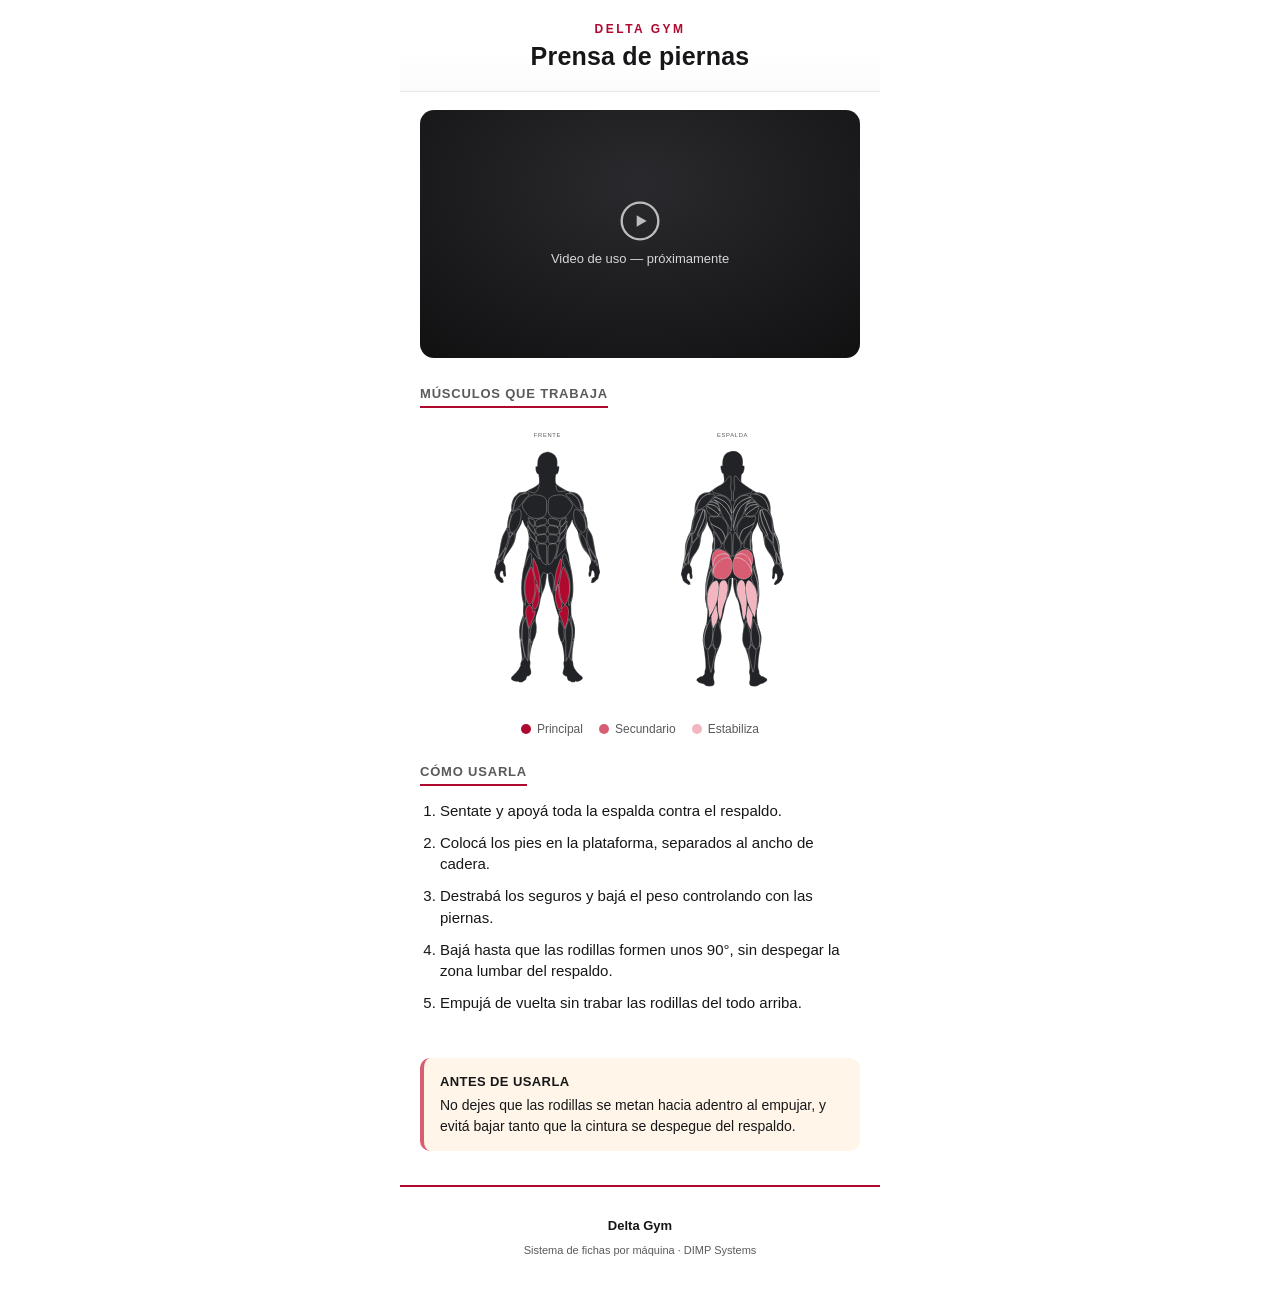
<file: docs/maquinas/prensa-de-piernas/index.html>
<!DOCTYPE html>
<html lang="es">
<head>
<meta charset="UTF-8">
<meta name="viewport" content="width=device-width, initial-scale=1, viewport-fit=cover">
<title>Prensa de piernas · Delta Gym</title>
<link rel="stylesheet" href="../../assets/style.css">
<style>
/* Músculos que trabaja esta máquina puntual */
[data-musculo="cuadriceps"] { fill: var(--principal); }
[data-musculo="gluteos"] { fill: var(--secundario); }
[data-musculo="isquiotibiales"] { fill: var(--terciario); }
</style>
</head>
<body>
<div class="contenedor">

  <header class="encabezado">
    <p class="marca">DELTA GYM</p>
    <h1>Prensa de piernas</h1>
  </header>

  <div class="video-wrap">
    
    <div class="video-placeholder">
      <svg viewBox="0 0 24 24" fill="none" xmlns="http://www.w3.org/2000/svg">
        <circle cx="12" cy="12" r="11" stroke="#d7d7da" stroke-width="1.4"/>
        <path d="M10 8.5L16 12L10 15.5V8.5Z" fill="#d7d7da"/>
      </svg>
      <span>Video de uso — próximamente</span>
    </div>
    
  </div>

  <section>
    <h2 class="subtitulo">Músculos que trabaja</h2>
    <div class="diagrama-box">
      <svg viewBox="0 0 2108 1606" xmlns="http://www.w3.org/2000/svg" role="img" aria-label="Diagrama muscular de frente y de espalda">
  <!--
    Diagrama muscular — DIMP Systems
    Datos de silueta y musculos (paths SVG) adaptados de la libreria open
    source "@musclemap/assets" (https://www.npmjs.com/package/@musclemap/assets),
    licencia MIT. Ver THIRD-PARTY-LICENSES.md para el aviso completo.
    Cada musculo es su forma real (no una figura generica con manchas de color
    encima): el color de cada maquina se aplica via CSS con selectores
    [data-musculo="x"], inyectados por pagina desde generar_sitio.py.
    El archivo SVG en si nunca se edita a mano por maquina.
  -->
  <g id="vista-frente" transform="translate(0,70)">
    <text x="512.0" y="-20" text-anchor="middle" class="etiqueta-vista">FRENTE</text>
    <path class="neutral" d="M512.3 69.6C510.7 69.7 508.5 69.9 505.4 70.4 502.3 70.8 498.4 71.7 494.5 72.9 490.7 74.2 487 75.8 483.7 77.7 480.4 79.7 477.5 82 475.2 83.8 472.8 85.6 471 87 469 89.2 467 91.4 464.7 94.4 462.6 98.1 460.4 101.8 458.5 106.2 457.2 110.2 455.8 114.3 455.1 117.9 454.6 120.8 454 123.8 453.6 126.1 453.3 129.5 453.1 133 453 137.5 452.7 141.7 452.5 145.8 452.2 149.5 452.3 152 452.3 154.4 452.6 155.4 452.2 155.5 451.8 155.6 450.8 154.7 449.5 154.2 448.2 153.6 446.7 153.4 445.4 153.9 444.1 154.4 443.1 155.6 442.6 156.8 442 157.9 442 159.1 442 160.9 442 162.8 442.1 165.5 442.3 168.2 442.5 170.9 442.9 173.6 443.2 175.8 443.5 177.9 443.8 179.4 444.1 181 444.4 182.6 444.8 184.2 445.3 185.6 445.7 187 446.2 188.3 447 189.8 447.8 191.3 449 193.1 450 194.6 451 196.2 451.8 197.5 452.5 198.4 453.2 199.3 453.8 199.7 454.6 200 455.4 200.3 456.4 200.5 457.1 200.5 457.9 200.5 458.4 200.3 458.8 200.7 459.2 201.1 459.5 202 459.8 203.6 460 205.1 460.2 207.2 460.5 209.4 460.8 211.5 461.3 213.6 461.6 216.2 462 218.8 462.2 221.9 462.4 224.8 462.6 227.8 462.8 230.5 462.9 234.6 463.1 238.7 463.2 244.1 463.1 247.4 463.1 250.6 462.9 251.7 462.3 252.8 461.7 253.9 460.8 255.2 459.8 256.6 458.7 258 457.6 259.6 454.9 262.1 452.1 264.6 447.6 267.9 440.4 272.1 433.1 276.3 423.1 281.4 414.8 285.8 406.5 290.1 399.9 293.7 394.3 296.8 388.7 299.8 384.2 302.3 379.8 303.3 375.4 304.3 371 303.8 365.5 304.3 360 304.7 353.3 306.1 348.3 308.1 343.3 310.1 339.9 312.8 336.1 316 332.4 319.3 328.2 323.2 324.7 326.4 321.3 329.6 318.5 332.2 315.8 336.4 313.1 340.5 310.5 346.1 308.2 352.1 306 358.1 304.1 364.4 302.7 370.4 301.4 376.4 300.4 382.1 300.1 387.5 299.8 392.8 300.1 397.9 300.2 401.5 300.2 405.2 300.1 407.4 300.1 409.5 300 411.6 300.1 413.6 299.3 415.5 298.5 417.4 296.8 419.2 294.9 422.5 293.1 425.9 291.1 430.8 288.9 437.6 286.7 444.4 284.2 453.1 282.3 461.5 280.4 469.9 279.1 478 278.1 484.8 277 491.6 276.2 497 275.8 501 275.3 504.9 275.2 507.3 274.6 509.7 274 512.2 272.8 514.7 271 518.2 269.3 521.6 266.9 526.1 264.1 531.1 261.3 536.1 258 541.7 254.6 549 251.1 556.4 247.5 565.6 244.9 573.7 242.3 581.9 240.7 589.1 238.9 598.3 237.2 607.6 235.3 619 233.4 629.9 231.5 640.8 229.5 651.2 228 660.1 226.4 669 225.2 676.3 223.6 682.6 221.9 689 219.8 694.4 218.3 698.1 216.8 701.8 215.9 703.8 215.1 706.1 214.3 708.4 213.6 711 213 714.6 212.3 718.3 211.8 723.1 210.9 728.3 210 733.6 208.6 739.3 207.1 745.2 205.5 751.1 203.6 757.2 202.4 761.6 201.2 766 200.6 768.7 200.4 771.2 200.2 773.6 200.3 775.7 200.7 777.4 201.1 779.1 201.7 780.4 202.5 781.9 203.3 783.4 204.2 785.1 204.9 787 205.5 788.9 206 790.9 206.6 793.5 207.3 796.1 208.2 799.3 209.2 802.5 210.2 805.8 211.3 809.1 212.1 811.2 213 813.4 213.6 814.3 215.6 816.2 217.5 818.1 220.8 821 223.6 823.7 226.4 826.4 228.7 828.8 230.8 830.4 232.9 832.1 234.7 833 236.2 834 237.7 835.1 238.9 836.2 240.4 837.1 241.9 837.9 243.7 838.4 245 838.2 246.3 838 247 837.1 248 836.6 248.9 836.2 250 836.3 251.3 836.2 252.6 836.2 254.2 835.9 255.1 835.2 256.1 834.5 256.5 833.3 256.6 832.3 256.6 831.3 256.2 830.4 255.8 829.8 255.5 829.2 255.1 828.9 255 828 254.9 827 255.1 825.3 254.9 824 254.7 822.8 254.3 821.9 253.5 821.1 252.7 820.3 251.7 819.5 251.3 818.5 250.9 817.5 251.2 816.3 251 814.9 250.8 813.4 250.3 811.7 248.9 810.2 247.5 808.7 245.4 807.4 243.3 806 241.2 804.7 239.2 803.2 237.8 801.5 236.4 799.8 235.6 797.7 235.1 795 234.6 792.4 234.4 789.1 234.6 786.1 234.8 783 235.5 780.2 236 777.6 236.6 775 237.1 772.7 238.2 771.1 239.2 769.6 240.8 768.8 242.4 768.2 243.9 767.6 245.5 767.2 246.6 767 247.7 766.8 248.4 766.9 248.9 767.8 249.5 768.7 250 770.4 250.4 772.3 250.7 774.2 251 776.2 251.2 778.5 251.4 780.9 251.6 783.4 252.1 786.1 252.6 788.8 253.4 791.6 254.3 794 255.1 796.3 255.9 798.3 257.4 799.7 258.9 801 261 801.8 263.1 801.5 265.3 801.1 267.4 799.7 268.5 798.7 269.6 797.8 269.7 797.4 269.7 795.8 269.8 794.2 269.9 791.4 269.7 788.3 269.6 785.3 269.4 782 269 779 268.5 776 268 773.2 267.7 769.4 267.5 765.7 267.6 761.1 267.5 755.6 267.4 750.1 267.1 743.7 266 738.9 265 734.1 263.3 730.8 261.4 727.9 259.5 725 257.5 722.4 256.6 719.5 255.6 716.5 255.6 713.3 256.2 710 256.7 706.7 257.7 703.4 259.1 699.7 260.5 695.9 262.3 691.8 264.5 687.5 266.7 683.1 269.3 678.6 273.3 672.6 277.2 666.7 282.4 659.4 289.2 649.4 296.1 639.4 304.6 626.6 310.3 616.7 315.9 606.9 318.8 600 321.1 593 323.4 586.1 325 579.2 326.2 572.8 327.4 566.4 328.1 560.5 329.2 554.5 330.4 548.5 331.9 542.3 335 535.9 338 529.5 342.6 522.8 346.4 516.4 350.3 510 353.4 503.9 356 498.5 358.5 493 360.5 488.3 361.8 484.1 363.1 479.9 363.7 476.3 364.5 473.3 365.4 470.4 366.6 468.1 367 468.5 367.5 469 367.3 472.1 368 475.3 368.7 478.4 370.3 481.7 371.8 485.2 373.3 488.7 374.8 492.4 376.6 496 378.4 499.7 380.6 503.3 382.8 506.5 384.9 509.7 387.2 512.5 389.1 515.5 391 518.4 392.5 521.5 393.7 525 395 528.4 395.8 532.1 397.2 538.2 398.6 544.2 400.5 552.5 401.6 560.2 402.6 567.9 402.8 574.9 402.6 580.7 402.4 586.4 401.9 590.7 401.3 594.4 400.8 598.1 400.1 601 399.8 604.5 399.5 608 399.6 612.1 399.7 615 399.9 617.9 400.2 619.7 400.3 621.9 400.4 624 400.4 626.5 400.4 628.7 400.3 630.9 400.2 632.8 399.6 635.2 399.1 637.5 398 640.3 396.5 644.4 395.1 648.5 393.2 654 391 662.9 388.8 671.8 386.3 684.2 383.9 696.3 381.4 708.3 379 720.1 376.3 731.8 373.6 743.5 370.7 755.1 368.1 767.8 365.6 780.5 363.5 794.2 361.8 810.8 360.1 827.4 358.8 846.7 358.4 862.6 358.1 878.5 358.7 890.8 359.9 902.9 361 915 362.7 926.9 364.5 935.6 366.2 944.2 368.1 949.6 369.1 952.9 370 956.2 370.1 957.5 370.2 960.3 370.3 963.2 370.3 967.6 370.1 973.1 370 978.6 369.7 985.2 369.5 991.2 369.3 997.3 369.1 1002.8 369.3 1007.4 369.4 1011.9 369.8 1015.5 369.7 1018.6 369.5 1021.7 368.8 1024.4 367.3 1028.8 365.9 1033.2 363.7 1039.4 361.3 1046.6 359 1053.8 356.4 1061.9 354.2 1069.9 352.1 1077.9 350.3 1085.9 349.1 1093.8 347.8 1101.7 347 1109.5 346.8 1117.9 346.5 1126.2 346.9 1135 347.3 1142.6 347.8 1150.2 348.4 1156.6 349.4 1162.5 350.3 1168.4 351.6 1173.7 352.8 1181 353.9 1188.3 355 1197.7 356.1 1208 357.3 1218.4 358.6 1229.7 359.6 1238 360.7 1246.2 361.5 1251.3 361.9 1256.7 362.2 1262.1 362.1 1267.8 361.9 1273.6 361.7 1279.4 361.4 1285.3 360.3 1290.4 359.2 1295.4 357.3 1299.5 356 1302.5 354.8 1305.4 354.1 1307.1 353.8 1309.3 353.4 1311.6 353.3 1314.4 353.4 1316.6 353.5 1318.8 353.8 1320.3 353.7 1321.6 353.5 1322.9 352.9 1323.9 351.1 1327.2 349.3 1330.5 346.3 1336.2 343.7 1340.7 341 1345.2 338.5 1348.5 335.9 1351.9 333.3 1355.3 330.5 1358.7 327.6 1362 324.6 1365.2 321.5 1368.2 319 1370.8 316.5 1373.3 314.5 1375.5 312.4 1377.3 310.3 1379.1 308 1380.6 306.3 1381.8 304.5 1383 303.2 1383.9 302.1 1386 300.9 1388.1 299.8 1391.4 299.2 1394.1 298.7 1396.8 298.7 1398.9 299 1400.4 299.4 1401.9 300 1402.8 300.7 1403.3 301.4 1403.7 302 1403.6 302.4 1404 302.9 1404.4 303.1 1405.2 303.7 1405.9 304.2 1406.6 305 1407.3 306 1407.7 306.9 1408.1 308.1 1408.2 309 1408.6 309.8 1409.1 310.4 1409.8 311.7 1410.7 312.9 1411.6 314.9 1412.7 316.3 1413.2 317.6 1413.7 318.4 1413.5 319.1 1413.3 319.7 1413.1 320.2 1412.7 321.1 1413 321.9 1413.3 323.3 1414.2 324.8 1414.8 326.4 1415.4 328.2 1415.6 329.8 1415.7 331.4 1415.8 332.9 1415.8 334.3 1415.4 335.7 1415 337.1 1414.2 338.3 1414.3 339.4 1414.4 340.3 1415.4 341.4 1416.3 342.5 1417.3 343.8 1418.3 346 1418.9 348.2 1419.5 351.2 1419.9 353.5 1419.9 355.8 1420 357.3 1419.7 359.7 1419.3 362.1 1418.9 365.4 1418.2 367.6 1417.2 369.8 1416.3 370.9 1415.2 371.9 1414 373 1412.9 374 1411.8 375.3 1411.1 376.6 1410.3 378.3 1409.9 379.8 1409.1 381.4 1408.3 382.9 1407.1 384.4 1405.6 385.8 1404.2 387.1 1402.5 388 1400.7 388.9 1398.8 389.4 1396.7 389.9 1394.3 390.4 1392 391 1389.4 391.5 1387.7 392.1 1386 392.5 1385.2 393.5 1384.8 394.5 1384.3 396.1 1384.2 398.7 1383.5 401.4 1382.7 405.2 1381.2 407.9 1379.3 410.7 1377.4 412.3 1375.2 413.7 1372.9 415.1 1370.5 416.1 1368.2 416.6 1365.2 417.1 1362.2 417.1 1358.6 416.6 1354.3 416 1350 415 1344.9 413.9 1340.9 412.8 1336.9 411.5 1334 410.9 1331 410.3 1328 410.3 1324.9 410.5 1322.5 410.8 1320.1 411.1 1318.4 411.3 1316.7 411.5 1315 411.5 1313.3 411.8 1311.6 412 1309.8 412.5 1308 412.7 1306.2 412.9 1304.4 412.7 1302.5 412.3 1300.8 412 1299.1 411.6 1297.4 411.2 1295.9 410.7 1294.3 410.2 1292.7 409.9 1289.5 409.5 1286.3 409.3 1281.4 409.8 1274 410.2 1266.5 411.2 1256.5 413.2 1244.4 415.1 1232.3 417.9 1218.2 421.5 1204.9 425.1 1191.6 429.6 1179.1 433.5 1168.7 437.4 1158.3 440.7 1149.9 442.9 1143.4 445.2 1136.8 446.3 1132 447 1126.2 447.8 1120.3 448.2 1113.5 448.3 1107 448.3 1100.4 448 1094.2 447.5 1088 447.1 1081.8 446.4 1075.6 445.8 1069.3 445.1 1063.1 444.4 1056.8 444.2 1051.1 443.9 1045.3 444.2 1040.1 445.3 1035.2 446.4 1030.3 448.4 1025.6 450.7 1018.9 453 1012.2 455.6 1003.4 458.1 995.3 460.6 987.2 462.9 979.8 465.3 969.2 467.6 958.6 470 944.8 471.8 934.8 473.7 924.8 475.1 918.5 478.7 908.7 482.4 898.9 488.3 885.5 492.8 872.9 497.2 860.3 500.1 848.4 502.3 837 504.4 825.5 505.8 814.4 506.8 805.6 507.7 796.9 508.1 790.5 508.3 787.2 508.5 784 508.5 783.8 508.8 783.7 509.1 783.5 509.7 783.4 510.2 783.4 510.7 783.3 511.2 783.3 511.7 783.4 512.1 783.4 512.5 783.4 512.8 783.7 513.2 784 513.4 784.4 513.5 785.2 513.6 786 513.7 787 513.8 789.8 514 792.6 514.3 797.1 514.6 802.1 514.9 807 515.4 812.4 516.5 819.8 517.5 827.2 519.3 836.6 521.6 846 523.9 855.3 526.8 864.5 529.9 873.2 533 881.9 536.2 890 538.8 896.5 541.4 903 543.3 907.7 544.4 911.8 545.6 915.9 545.9 919.3 546.8 924.8 547.7 930.2 549.1 937.8 551.4 947.9 553.7 958.1 556.9 970.8 560.2 982.6 563.6 994.3 567.1 1005.1 570.1 1013.5 573.2 1021.9 575.7 1028 576.8 1031.5 578 1035.1 577.8 1036.3 577.4 1042.5 577 1048.8 576.4 1060.2 575.5 1071.7 574.6 1083.3 573.3 1095.1 573 1104.7 572.6 1114.3 573.2 1121.8 575.1 1131.5 577.1 1141.2 580.3 1153.2 583.3 1161.8 586.3 1170.4 589 1175.8 591.5 1181.6 594.1 1187.4 596.5 1193.7 598.6 1201.1 600.7 1208.6 602.4 1217.1 604 1226.5 605.6 1235.9 607.1 1246.1 607.9 1255 608.8 1263.9 609 1271.5 609.1 1277.6 609.2 1283.8 609.2 1288.5 608.9 1291.9 608.6 1295.3 607.9 1297.3 607.3 1299.3 606.6 1301.3 605.9 1303.3 605.8 1306.4 605.7 1309.6 606.2 1313.8 606.6 1316.4 607 1319 607.3 1320 607.7 1321.8 608 1323.7 608.4 1326.4 608.4 1329.6 608.3 1332.8 607.7 1336.4 606.6 1340.3 605.6 1344.3 604 1348.5 602.8 1352.9 601.7 1357.3 601 1361.9 601.2 1365.4 601.3 1369 602.3 1371.5 604 1373.8 605.6 1376.1 607.9 1378.1 610.3 1379.8 612.7 1381.5 615.3 1382.7 617.6 1383.6 620 1384.5 622.1 1385 623.3 1385.3 624.6 1385.6 624.9 1385.7 625.4 1386.6 625.8 1387.6 626.4 1389.4 626.8 1391.8 627.2 1394.2 627.5 1397.1 628.6 1400.1 629.7 1403.1 631.6 1406.1 633.8 1408 636 1409.9 638.5 1410.8 640.6 1411.5 642.6 1412.1 644.3 1412.6 646.3 1413.8 648.4 1415 650.7 1417 653.3 1418.1 655.9 1419.2 658.6 1419.5 661.7 1419.5 664.8 1419.5 668.3 1419.1 670.6 1418.4 672.9 1417.7 674 1416.7 674.9 1415.6 675.8 1414.5 676.6 1413.3 677.6 1413.5 678.7 1413.6 680 1415.1 682.2 1415.7 684.3 1416.4 687.2 1416.2 689.5 1415.9 691.7 1415.6 693.4 1415.2 694.5 1414.5 695.7 1413.7 696.4 1412.6 697.4 1412.1 698.5 1411.6 699.9 1411.8 701.1 1411.8 702.3 1411.7 703.2 1411.5 704 1411.2 704.8 1410.9 705.5 1410.6 706 1410.1 706.4 1409.5 706.6 1408.8 706.8 1408 707 1407.2 707.2 1406.2 707.9 1405.7 708.6 1405.3 710 1405.5 710.9 1405.3 711.9 1405.2 712.5 1404.8 713 1404.3 713.4 1403.7 713.6 1403.1 713.8 1402.6 714 1402.1 714.1 1401.7 714.4 1401.5 714.7 1401.4 715.1 1401.4 715.6 1401.3 716 1401.3 716.5 1401.3 717 1400.8 717.5 1400.4 718.1 1399.6 718.5 1398 718.9 1396.4 719.1 1394 718.8 1391.9 718.4 1389.8 717.5 1388 716.1 1386.4 714.7 1384.9 712.8 1383.6 709.4 1380.7 705.9 1377.8 700.9 1373.4 696 1368.5 691 1363.7 686 1358.4 681.7 1352.8 677.3 1347.2 673.6 1341.2 671 1336.3 668.4 1331.5 667 1327.9 666 1325 665 1322.1 664.3 1319.9 664.1 1317.6 663.8 1315.2 663.9 1312.7 663.6 1310 663.3 1307.2 662.5 1304.3 661.9 1301.8 661.3 1299.3 660.8 1297.2 660 1294 659.2 1290.9 658.1 1286.5 657.8 1280.5 657.5 1274.5 657.9 1266.8 658.4 1257.9 658.9 1248.9 659.4 1238.6 660.9 1225.3 662.5 1212.1 665.1 1195.9 666.8 1184.7 668.5 1173.5 669.4 1167.3 670.5 1158 671.5 1148.6 672.7 1136 673.2 1126.3 673.7 1116.5 673.5 1109.7 672.6 1102.2 671.7 1094.7 670.1 1086.6 667.9 1077.5 665.8 1068.4 663.1 1058.2 660.6 1049.9 658.2 1041.6 656 1035.3 654.5 1030.4 653 1025.5 652.3 1022.1 651.9 1015.3 651.6 1008.6 651.6 998.6 651.4 990.8 651.2 983 650.7 977.3 650.6 972.6 650.5 967.8 650.8 964 651.5 959.6 652.1 955.2 653.2 950.1 654.8 943.6 656.5 937 658.8 928.8 660.4 919.2 662 909.5 662.9 898.3 663.4 886.8 664 875.2 664.1 863.3 663.7 852.4 663.3 841.5 662.5 831.5 661.1 818.8 659.8 806.1 657.9 790.7 656.2 779.6 654.6 768.6 653.2 761.9 650.7 750.8 648.3 739.7 644.7 724.1 642.4 712.1 640.1 700.1 639 691.6 637.7 683.8 636.3 676 634.7 668.9 632.7 662.1 630.7 655.2 628.4 648.6 627 643.9 625.6 639.2 625 636.4 624.5 628.3 623.9 620.2 623.4 606.9 622.9 597.3 622.5 587.8 622.2 582.1 621.9 577.7 621.6 573.3 621.2 570.3 621.7 564.5 622.1 558.6 623.4 549.9 625 542.1 626.7 534.3 628.7 527.3 630.9 522.2 633.2 517.1 635.7 513.7 638.8 509 641.9 504.2 645.5 498 648.3 492 651.1 486.1 653 480.4 654.2 475.9 655.5 471.4 656.2 468.2 656.8 468.1 657.3 468.1 657.6 471.3 658.6 475.6 659.5 479.9 661.1 485.3 663.5 491.1 666 496.9 669.3 503.2 672.6 508.8 675.9 514.4 679 519.3 681.7 523.6 684.3 528 686.4 531.9 688 535.6 689.6 539.4 690.7 543.1 691.5 547.3 692.3 551.6 692.8 556.4 693.6 561 694.4 565.7 695.5 570.3 697.5 577.3 699.5 584.4 702.4 593.9 705.6 602.6 708.8 611.4 712.3 619.5 716 626.5 719.6 633.5 723.4 639.5 727.1 644.5 730.8 649.4 734.3 653.2 737.1 656.4 739.8 659.6 741.8 662.1 745.5 666.9 749.2 671.6 754.6 678.6 758 684.6 761.5 690.6 763 695.6 764.3 700.1 765.5 704.6 766.5 708.6 766.7 712.1 766.9 715.6 766.4 718.6 765 721.9 763.6 725.1 761.4 728.4 759.7 731.8 758 735.1 756.9 738.4 756.4 741.6 755.8 744.8 755.8 747.9 755.9 751.5 756 755.2 756.1 759.5 756.3 762.3 756.4 765.2 756.5 766.7 756.3 768.7 756 770.7 755.4 773.2 754.6 775.3 753.8 777.5 752.8 779.2 752.5 781.2 752.1 783.3 752.3 785.6 752.5 788.2 752.7 790.8 752.9 793.7 753.2 795.8 753.5 797.9 753.9 799.2 754.8 800 755.6 800.8 757 801.1 758.6 801.2 760.2 801.2 761.9 801.1 763.4 800.1 764.8 799 765.8 796.9 766.6 795.3 767.4 793.6 767.9 792.3 768.3 790.6 768.7 788.9 769 786.6 769.2 784.2 769.5 781.7 769.7 779 770.1 776.6 770.5 774.2 771.2 772.1 771.8 770.1 772.4 768 773 765.9 773.6 765.3 774.3 764.6 775.1 765.4 776.5 766.1 777.9 766.8 779.8 767.6 781.2 768.7 782.5 769.7 783.3 771.2 783.9 773.3 784.4 775.4 784.8 778.3 785.2 780.3 785.6 782.3 786.2 783.5 786.7 784.3 787.2 785.1 787.6 785.5 787.5 786.4 787.4 787.3 786.7 788.8 786.4 790.5 786 792.2 786 794.2 786.3 795.7 786.5 797.2 787 798.2 787.3 798.9 787.7 799.7 788 800 787.4 800.4 786.8 800.8 785.3 801.1 783.7 802.1 782.1 803 780.3 804.5 778.9 805.7 777.4 806.9 776.2 807.8 775.1 808.6 774 809.5 773.1 810.1 772.2 810.9 771.3 811.7 770.5 812.6 770.3 813.8 770.1 815 770.4 816.5 771 817.4 771.7 818.4 772.7 818.8 772.9 819.2 773.1 819.6 772.4 819.9 771.5 820.4 770.5 820.9 769.3 821.5 768.5 822.5 767.7 823.5 767.5 824.9 767.6 825.9 767.7 826.8 768.3 827.4 768.8 827.7 769.3 828 769.8 828.2 769.6 828.6 769.4 829.1 768.5 829.7 767.7 830.7 767 831.7 766.5 832.9 766.6 834.2 766.7 835.4 767.4 836.5 768.1 837.2 768.8 837.9 769.5 838.1 770.3 838 771.1 837.8 771.9 837.3 772.4 836.8 772.9 836.4 773.1 836.1 773.3 836.4 773.6 836.6 774 837.5 774.7 838.1 775.5 838.7 776.7 839.2 778.4 838.3 780.1 837.5 782.3 835.4 784.1 834 785.9 832.6 787.3 832 788.9 831.1 790.5 830.1 792.4 828.8 793.8 827.4 795.2 826 796.1 824.4 797.4 823 798.7 821.6 800.3 820.3 802.3 818.8 804.3 817.3 806.7 815.5 808.3 813.7 809.9 811.9 810.7 810.2 811.1 808.3 811.6 806.5 811.7 804.6 812.2 801.7 812.8 798.8 813.9 795 815.1 791.2 816.4 787.3 817.9 783.4 818.9 780.8 819.9 778.2 820.4 776.9 820.2 774.2 820 771.4 819.1 767.3 818 762 816.8 756.7 815.3 750.2 814.4 744.8 813.6 739.4 813.3 735 812.6 731.2 811.9 727.5 810.8 724.4 810.2 721.2 809.5 718 809.3 714.5 808.8 711.3 808.4 708 807.7 704.9 806.5 702.2 805.2 699.5 803.3 697.2 800.6 686.6 797.9 676.1 794.3 657.3 790.6 636.6 786.8 615.9 782.9 593.2 779.5 578.2 776.2 563.3 773.4 556 769.8 549.1 766.2 542.1 761.7 535.4 758.6 530.5 755.4 525.5 753.6 522.3 751.8 518.7 750.1 515 748.5 510.9 747.6 507.7 746.8 504.6 746.8 502.4 747 499.8 747.1 497.1 747.5 494.1 746.8 487.2 746.2 480.3 744.6 469.4 742.2 459.8 739.9 450.2 736.7 441.7 733.7 434.7 730.7 427.7 727.9 422.1 726.3 419 724.8 415.8 724.5 415.1 724.4 413.1 724.4 411.1 724.5 407.9 724.6 401.7 724.6 395.5 724.5 386.3 723.4 377.7 722.2 369 720.1 361 717.4 354.1 714.6 347.2 711.4 341.4 708.1 336.4 704.7 331.4 701.4 327.1 697.8 323.3 694.2 319.4 690.4 316 685.3 313.2 680.2 310.3 673.8 308 667.9 306.6 662 305.1 656.7 304.4 652.9 304 649.1 303.6 646.7 303.5 644.2 303.1 641.7 302.7 639.1 302 635.5 300.6 631.9 299.1 627.5 296.9 622.1 294.1 616.7 291.3 610.2 288 603.8 284.3 597.3 280.7 590.9 276.8 585 273.1 579.2 269.3 573.9 265.7 570.2 262.7 566.5 259.7 564.3 257.2 562.9 254.9 561.5 252.6 560.9 250.5 560.5 244.5 560.1 238.4 559.9 228.4 560.3 220.5 560.6 212.5 561.5 206.7 562.3 203.6 563.1 200.5 563.8 200.2 564.8 200.2 565.8 200.3 567.2 200.6 568.4 200.5 569.6 200.3 570.7 199.5 571.9 197.8 573.1 196.1 574.4 193.4 575.8 189.5 577.2 185.6 578.7 180.5 579.7 175.5 580.7 170.4 581.1 165.4 581 161.8 580.9 158.2 580.3 156 579.4 154.7 578.5 153.3 577.4 152.9 576.3 152.9 575.3 152.8 574.2 153.1 573.3 153.7 572.4 154.2 571.6 155 571.1 155.7 570.6 156.4 570.4 157.1 570.3 154.5 570.3 151.9 570.5 146.1 570.5 140.4 570.6 134.6 570.6 128.8 570 123 569.4 117.2 568.2 111.3 566 105.5 563.7 99.7 560.5 94 557.5 90.4 554.6 86.7 552 85.1 548.9 83 545.7 80.9 542 78.4 538.1 76.5 534.3 74.5 530.3 73.2 526.6 72.1 522.9 71 519.4 70.1 517.2 69.7 514.9 69.3 513.9 69.5 512.3 69.6Z"/>
    <path class="musculo" data-musculo="trapecios" d="M399.4 298.5L399.5 296.8L400.5 294.2L401.4 292.9L405.0 291.1L416.6 286.8L434.7 276.4L446.1 269.6L453.9 263.6L457.2 260.2L458.5 259.4L460.1 259.3L461.4 260.0L462.4 262.1L462.7 267.0L460.1 282.2L452.3 298.0L451.4 299.1L441.0 306.8L440.2 308.3L438.9 309.2L434.9 309.6L426.8 308.3L415.6 305.6L403.0 302.2L401.6 301.4L400.2 299.9Z"/>
    <path class="musculo" data-musculo="trapecios" d="M562.7 268.7L562.9 264.2L563.3 262.7L564.4 261.7L565.9 261.3L568.0 262.2L576.5 270.6L595.1 280.7L604.5 286.8L619.1 294.4L620.2 295.4L620.6 296.9L620.2 298.4L619.1 299.5L617.7 299.9L576.2 302.0L574.7 301.7L573.7 300.9L567.6 292.8L563.6 281.1L562.7 269.0Z"/>
    <path class="musculo" data-musculo="pecho" d="M392.7 340.8C389.8 343.7 385.7 347.8 382.3 352.1 378.9 356.4 376.2 360.9 373.5 365.5 370.8 370.2 368.1 375 366.4 378.5 364.7 382.1 363.9 384.2 364.4 387.4 364.8 390.6 366.4 394.9 368.5 399.2 370.7 403.4 373.3 407.7 376 411.9 378.8 416.1 381.6 420.3 384.9 424.8 388.3 429.4 392.1 434.4 395.6 438.4 399.2 442.4 402.5 445.5 406.3 448.2 410.2 450.9 414.6 453.2 419.3 454.9 424 456.6 429.1 457.7 434.5 458.5 439.8 459.2 445.4 459.4 451 459.4 456.5 459.4 462.1 459.1 468.5 457.6 474.9 456.1 482.2 453.5 487.6 450.6 493 447.7 496.4 444.6 499.1 440.9 501.7 437.3 503.6 433 504.9 426.9 506.1 420.7 506.7 412.7 506.8 401.5 507 390.3 506.7 375.8 506.4 366.7 506 357.5 505.5 353.6 503.8 349.4 502.1 345.3 499.3 340.9 495.9 337.4 492.6 334 488.9 331.5 482.6 329.1 476.2 326.6 467.3 324.3 459.6 322.9 451.9 321.5 445.4 321.1 439.2 321 433 320.9 427.2 321.3 422 322.7 416.7 324.2 412 326.7 408.2 328.9 404.4 331.1 401.5 332.9 399.3 334.6 397.1 336.3 395.5 338 392.7 340.8Z"/>
    <path class="musculo" data-musculo="pecho" d="M519.8 351.1C519 353.8 518 357.8 517.3 362.9 516.7 368 516.6 374.2 516.4 380.1 516.2 386.1 516 391.7 515.9 397.3 515.8 402.8 515.8 408.2 516.3 413.4 516.7 418.7 517.7 423.8 519 428.3 520.3 432.8 521.9 436.7 525.2 440.3 528.4 443.9 533.3 447.3 538.1 449.9 542.9 452.5 547.6 454.4 552.3 455.6 557 456.9 561.7 457.6 566.3 458.1 570.8 458.6 575.3 458.9 579.8 459.1 584.3 459.2 588.7 459.2 593.7 458.5 598.7 457.7 604.1 456.2 608.8 454.1 613.5 452 617.4 449.4 620.3 447.2 623.2 444.9 625 443.2 629.3 437.5 633.5 431.9 640.2 422.5 644.6 415.8 649 409 651.1 405 653.2 400.9 655.2 396.8 657.2 392.7 658.2 389.6 659.2 386.6 659.2 384.6 657.6 380.6 656 376.6 652.6 370.6 649.2 365.1 645.8 359.6 642.4 354.6 638.7 350.1 635 345.7 631.2 341.9 627 338.2 622.7 334.5 618.1 331.1 612.7 328.3 607.3 325.5 601.1 323.4 595.6 322.4 590.1 321.4 585.2 321.5 580 321.7 574.8 322 569.3 322.4 564 323.2 558.8 324 553.7 325.1 548.8 326.5 543.8 327.8 539 329.5 535 332.1 531.1 334.6 528 338 525.9 340.4 523.9 342.9 522.7 344.4 521.9 345.8 521.1 347.2 520.6 348.4 519.8 351.1Z"/>
    <path class="musculo" data-musculo="hombros" d="M708.8 415.5C708 416 705.7 414.7 703.3 413 700.8 411.3 698 409.2 695.2 406.9 692.4 404.6 689.4 402.2 686.3 399.3 683.2 396.3 680 392.8 676.8 389.5 673.7 386.1 670.5 382.8 667 378.5 663.6 374.2 659.9 368.8 656.4 364 653 359.2 649.8 354.9 647 351 644.2 347.1 641.7 343.6 638.9 340.2 636.2 336.9 633.2 333.6 630.5 331.2 627.9 328.7 625.6 327 623.7 325.1 621.9 323.2 620.6 321.2 619.8 319.7 619 318.3 618.7 317.3 619.2 316.5 619.8 315.7 621.2 315 623.2 314.3 625.1 313.7 627.7 313 630.9 312.6 634.1 312.2 638 312 641.5 312.5 645 312.9 648 314.1 651.4 315.4 654.7 316.8 658.4 318.3 661.7 320.1 665 321.8 667.9 323.8 670.8 326.1 673.6 328.4 676.4 330.9 679.1 333.6 681.9 336.3 684.6 339.1 687.2 342.8 689.8 346.4 692.3 350.9 694.6 355.8 696.9 360.7 698.9 366 700.6 371.1 702.2 376.3 703.4 381.2 704.5 385.8 705.6 390.4 706.6 394.8 707.3 398.9 708.1 402.9 708.5 406.7 708.9 409.7 709.3 412.7 709.7 415 708.8 415.5Z"/>
    <path class="musculo" data-musculo="hombros" d="M715.6 417.3C714.6 415.2 713.9 409.4 712.6 402.6 711.3 395.9 709.4 388.1 707.2 380.8 705 373.4 702.5 366.5 699.9 360.5 697.3 354.4 694.5 349.4 691.3 344.6 688.1 339.8 684.6 335.3 681.1 331.8 677.7 328.3 674.2 325.9 670.6 323.4 666.9 320.9 663 318.3 659.9 316.6 656.8 314.9 654.5 314 651.8 313.2 649.1 312.3 646 311.4 643.3 310.9 640.6 310.3 638.3 310.1 638.9 309.6 639.5 309.1 642.9 308.3 646.1 307.7 649.2 307.1 652.1 306.7 655.2 306.6 658.2 306.6 661.4 307 664.5 307.6 667.6 308.3 670.6 309.3 674 310.5 677.5 311.7 681.4 313.2 684.8 314.9 688.3 316.7 691.1 318.7 694.3 321.7 697.5 324.7 701 328.7 703.5 332 706.1 335.3 707.6 337.9 709.5 341.5 711.3 345.2 713.4 349.8 715.2 354.5 717 359.1 718.4 363.8 719.6 368.5 720.8 373.2 721.7 377.9 722 382.1 722.4 386.3 722.1 390.1 722 394.2 721.9 398.4 722 403.1 721.5 406.8 721.1 410.6 720.1 413.5 719 415.7 717.9 417.9 716.6 419.5 715.6 417.3Z"/>
    <path class="musculo" data-musculo="biceps" d="M673.6 406.5C672.8 408 670.6 410.7 669.1 414 667.5 417.3 666.7 421.3 666 426.3 665.3 431.3 664.9 437.4 665.1 443.7 665.3 449.9 666.2 456.5 667.8 463.6 669.4 470.7 671.8 478.3 674.3 485.6 676.9 493 679.7 500 682.5 505.9 685.3 511.7 688.1 516.4 691.5 520.7 695 525.1 699.1 529.2 703.1 532.5 707.1 535.8 710.9 538.2 714.5 539.5 718.2 540.9 721.6 541.2 724.5 540.5 727.3 539.8 729.7 538.1 731.3 534.8 733 531.6 734 526.9 734.7 521.4 735.4 516 735.8 509.9 735.7 503.3 735.5 496.8 734.8 489.8 733.3 482.9 731.8 476.1 729.5 469.4 727 462.9 724.5 456.3 721.8 449.9 719.2 444.5 716.6 439 714.2 434.4 711 430 707.7 425.7 703.7 421.5 700.3 418.4 696.9 415.4 694.1 413.4 691.2 411.7 688.3 410 685.1 408.5 682.2 407.3 679.2 406.1 676.3 405.2 675.2 404.9 674 404.6 674.4 405 673.6 406.5Z"/>
    <path class="musculo" data-musculo="triceps" d="M742.6 519C741.9 518.3 740.8 516 740 511.9 739.1 507.8 738.4 501.9 737.4 495.1 736.3 488.2 734.9 480.3 733.7 474.3 732.5 468.2 731.7 464 730.9 460.7 730.1 457.4 729.4 455.1 728.6 452.4 727.9 449.7 727.1 446.6 726.6 443 726.1 439.4 726 435.3 725.8 432.5 725.6 429.7 725.5 428.4 725.5 427.4 725.4 426.4 725.5 425.8 726.3 426.3 727.1 426.7 728.5 428.2 729.9 430.2 731.3 432.3 732.8 434.9 734.2 438.5 735.7 442 737.1 446.4 738.6 450.7 740 454.9 741.3 459 742.2 463.4 743 467.9 743.3 472.8 744 478.2 744.6 483.5 745.5 489.3 745.6 494.3 745.8 499.3 745.3 503.4 744.8 507.3 744.3 511.2 743.9 514.7 743.6 516.9 743.3 519.1 743.2 519.8 742.6 519Z"/>
    <path class="musculo" data-musculo="antebrazos" d="M785.7 712.4C788.8 711.5 791.9 710.7 795 709.8 796.8 710.6 798.6 711.3 800.4 712.1 801.1 714.9 801.9 717.6 802.6 720.4 803.2 724.9 803.9 729.4 804.5 733.9 804.5 735.4 804.4 736.9 804.3 738.4 802.7 734.7 801.1 730.9 799.4 727.1 796.8 723.5 794.1 719.9 791.4 716.3 789.7 715.7 788 715.2 786.3 714.6 785.5 714.1 784.6 713.5 783.8 713 784.4 712.8 785.1 712.6 785.7 712.4ZM798.7 692.8C797 684.6 795.3 676.5 793.6 668.3 791.5 656.5 789.4 644.7 787.3 632.9 784 613.5 780.7 594.1 777.5 574.7 775.4 568.3 773.4 561.9 771.3 555.5 767.9 549.8 764.6 544.2 761.2 538.5 759.1 535.4 757 532.3 754.9 529.2 754 528.5 753.1 527.9 752.2 527.2 750.9 526 749.6 524.7 748.2 523.5 747.4 525 746.5 526.5 745.6 528 744.8 532.8 744.1 537.7 743.3 542.5 742.8 549.2 742.3 555.9 741.8 562.6 742.5 571.8 743.2 581 744 590.2 746.4 597.5 748.7 604.8 751.1 612 754.8 619.1 758.5 626.1 762.2 633.2 766.8 641.1 771.4 649 776.1 656.9 780.3 663.9 784.5 670.9 788.7 677.9 792 682.9 795.3 687.8 798.7 692.8ZM780.2 708.4C782.5 707.6 784.9 706.7 787.3 705.9 789.7 705.8 792.1 705.7 794.5 705.6 795.3 705.8 796 706 796.8 706.2 797.3 705.5 797.9 704.8 798.5 704.2 797 701.4 795.4 698.6 793.9 695.8 791.7 691.4 789.4 687 787.1 682.7 784.2 678.5 781.3 674.2 778.4 670 774.3 663.4 770.1 656.9 765.9 650.3 762.8 645.8 759.7 641.4 756.6 637 756 636 755.4 635.1 754.7 634.2 754.8 636 754.9 637.9 755 639.8 757.3 648.1 759.6 656.3 761.8 664.5 764.8 673.8 767.8 683.1 770.8 692.5 772.6 696.4 774.3 700.3 776.1 704.2 777.4 705.6 778.8 707 780.2 708.4ZM768 705.7C764.6 697.6 761.3 689.5 757.9 681.4 754.6 676.1 751.2 670.8 747.9 665.4 744 659.4 740 653.3 736.1 647.3 730.7 640 725.2 632.7 719.8 625.5 715.4 615.9 711.1 606.3 706.7 596.7 705.4 592.1 704.2 587.5 702.9 583 702.1 574.8 701.3 566.7 700.5 558.6 700.7 555 700.9 551.5 701.2 547.9 701.2 546.7 701.3 545.6 701.3 544.4 704 545.8 706.7 547.2 709.4 548.7 711.5 550.6 713.6 552.6 715.7 554.5 720 560.3 724.2 566.1 728.5 571.9 731.6 578.9 734.7 586 737.8 593.1 740.6 603.2 743.4 613.4 746.2 623.6 749.9 635.6 753.6 647.6 757.3 659.6 759.6 668 761.9 676.5 764.2 684.9 765.7 690.3 767.3 695.7 768.8 701.2 768.5 702.7 768.3 704.2 768 705.7Z"/>
    <path class="musculo" data-musculo="hombros" d="M313.2 416.9C315.3 417.4 320.8 413.1 327 408 333.3 403 340.5 397.3 346.5 391 352.5 384.7 357.3 377.9 362.5 370.8 367.6 363.7 372.9 356.3 377.7 350.2 382.4 344.2 386.5 339.4 390.7 335.2 394.9 331 399.1 327.3 401.6 324.3 404.2 321.2 405.2 318.8 404.3 316.7 403.4 314.7 400.6 313 397.2 312.2 393.7 311.3 389.5 311.3 383.3 312.2 377.2 313 369 314.7 362.3 317.4 355.6 320.1 350.2 323.7 345.4 328.2 340.6 332.7 336.4 338 333.1 342.9 329.7 347.9 327.3 352.5 325.1 357.8 322.8 363 320.7 368.9 319.1 374.6 317.4 380.3 316.3 385.8 315.4 390.8 314.6 395.9 314 400.5 313.2 405.6 312.3 410.7 311.1 416.3 313.2 416.9Z"/>
    <path class="musculo" data-musculo="hombros" d="M377.2 306C374.9 305.8 372.5 305.7 369.5 305.6 366.4 305.5 362.7 305.4 359.5 305.8 356.3 306.1 353.6 307 351.1 308 348.6 309.1 346.4 310.4 343.7 312.4 341 314.4 337.9 317.1 334.9 319.7 332 322.3 329.2 324.7 326.3 327.5 323.4 330.4 320.4 333.6 317.9 337 315.5 340.3 313.7 343.7 312.2 347.3 310.6 351 309.2 355 308 359.3 306.8 363.7 305.7 368.3 304.7 372.8 303.6 377.3 302.6 381.6 301.9 385.8 301.2 390.1 300.9 394.3 300.7 398.3 300.6 402.2 300.6 405.9 301 409 301.5 412 302.5 414.4 303.3 416.3 304.1 418.1 304.9 419.4 305.6 420 306.3 420.6 306.9 420.5 307.4 419.5 307.9 418.4 308.4 416.6 308.8 414 309.3 411.5 309.8 408.3 310.6 404.1 311.4 399.9 312.5 394.6 313.4 389.6 314.3 384.5 315 379.7 317.2 372.7 319.4 365.7 323.1 356.5 327.6 348.6 332.2 340.7 337.5 334.1 343.4 328.5 349.2 323 355.6 318.6 362.1 315.8 368.7 313.1 375.6 312 379.7 311.5 383.8 310.9 385.2 310.8 385.3 310.1 385.5 309.4 384.4 308.1 382.9 307.4 381.4 306.6 379.4 306.3 377.2 306Z"/>
    <path class="musculo" data-musculo="biceps" d="M347.7 406.3C345.1 406.1 341.6 407.1 337.4 409 333.1 411 328.1 413.9 323.7 417.4 319.3 420.9 315.6 424.9 312.1 429.7 308.6 434.5 305.2 440 302.5 446.1 299.7 452.2 297.6 458.7 295.6 466.1 293.5 473.4 291.5 481.7 290.4 488.6 289.4 495.6 289.3 501.3 289.4 507.6 289.6 513.9 290 520.8 290.9 526.2 291.8 531.6 293.2 535.4 295.1 537.9 297 540.4 299.4 541.7 303.2 541.6 307 541.4 312.2 539.8 316.8 537.2 321.5 534.5 325.7 530.9 330.6 524.1 335.4 517.3 340.9 507.4 344.9 498.3 348.8 489.2 351.2 481 353.3 472 355.5 462.9 357.2 453 357.8 444.2 358.3 435.3 357.6 427.5 356.7 421.9 355.8 416.2 354.7 412.8 353.3 410.3 352 407.9 350.3 406.5 347.7 406.3Z"/>
    <path class="musculo" data-musculo="triceps" d="M281.5 516.6C282.3 515.9 283.1 512.2 284.2 506.1 285.4 500 287 491.5 288.7 483.6 290.3 475.7 292.1 468.4 293.7 463.2 295.3 458.1 296.7 455 297.6 452 298.5 448.9 298.9 445.8 299 442.7 299.2 439.5 299.1 436.3 299 433.5 299 430.7 299 428.4 298.5 427.5 297.9 426.6 296.9 427.1 295.9 428.1 294.9 429.1 293.9 430.6 292.8 432.6 291.6 434.7 290.2 437.3 288.9 440.5 287.5 443.6 286.1 447.3 285 451.3 283.8 455.3 282.9 459.6 281.9 464.9 280.9 470.2 279.8 476.4 279.3 481.6 278.8 486.7 278.8 490.8 278.7 494.7 278.5 498.6 278.3 502.3 278.4 505.3 278.4 508.2 278.8 510.4 279.3 512.7 279.9 514.9 280.8 517.3 281.5 516.6Z"/>
    <path class="musculo" data-musculo="antebrazos" d="M281.3 582.8C281.8 572.7 282.3 562.6 282.9 552.5 282 546.9 281.2 541.3 280.3 535.7 279.3 532 278.2 528.3 277.2 524.6 274.9 525 272.5 525.3 270.2 525.6 268.7 527.8 267.3 530 265.8 532.2 264 535.3 262.2 538.3 260.4 541.4 257.4 547.5 254.3 553.6 251.3 559.7 249 566.9 246.8 574.1 244.6 581.2 242.7 589.4 240.8 597.6 238.9 605.9 236.8 617.6 234.7 629.3 232.6 640.9 230.7 651 228.8 661 226.9 671 226.1 677.6 225.2 684.2 224.4 690.9 226.9 686.9 229.5 682.9 232 678.9 237.1 671.4 242.3 663.9 247.5 656.4 253.1 647.5 258.6 638.5 264.2 629.6 268.1 621.2 272 612.9 275.9 604.6 277.7 597.3 279.5 590.1 281.3 582.8ZM289.2 570.5C289.4 566.5 289.6 562.5 289.8 558.5 289.4 554.1 289 549.8 288.6 545.5 288.9 543.6 289.2 541.7 289.5 539.8 290.8 540.3 292 540.9 293.3 541.4 294.9 542.8 296.5 544.1 298 545.5 299.7 546.1 301.4 546.8 303.1 547.4 304.6 547.4 306 547.4 307.5 547.4 308.5 547.4 309.4 547.4 310.4 547.4 308.5 549.2 306.6 551 304.7 552.8 302 555.2 299.4 557.6 296.8 560 295.4 562.1 294 564.3 292.7 566.4 291.5 567.7 290.3 569.1 289.2 570.5ZM233.9 713.6C230.8 713.1 227.8 712.6 224.7 712.1 223.8 712.2 222.8 712.3 221.9 712.4 221.4 713.1 221 713.9 220.6 714.6 220.3 717 220 719.4 219.7 721.9 219.2 723.8 218.8 725.6 218.4 727.5 218.3 728 218.2 728.4 218.1 728.8 218.1 729.4 218.1 730.1 218.1 730.7 220.2 729.2 222.3 727.8 224.4 726.3 225.1 724.2 225.9 722.1 226.6 720 227.9 718.6 229.1 717.2 230.4 715.9 231.6 715.1 232.7 714.4 233.9 713.6ZM269 630.8C267.8 634.4 266.6 638 265.5 641.6 264.3 646.7 263.2 651.9 262 657.1 260.8 661 259.7 664.9 258.5 668.8 256.8 673.3 255.2 677.8 253.5 682.4 251.5 686.8 249.5 691.2 247.5 695.6 245.6 699.2 243.7 702.8 241.8 706.4 241 707.1 240.3 707.8 239.6 708.6 237.1 708 234.7 707.3 232.3 706.7 230.4 706.6 228.5 706.5 226.6 706.4 225.6 706.6 224.5 706.8 223.4 707 223.4 706.2 223.4 705.3 223.4 704.5 224.9 701.4 226.4 698.4 227.9 695.3 231.5 689.6 235 683.9 238.6 678.2 241.3 674 243.9 669.8 246.5 665.6 250.3 659.4 254.1 653.2 257.9 647 260.1 644.1 262.3 641.3 264.5 638.4 266 635.9 267.5 633.4 269 630.8ZM320.8 544.9C316.4 547.5 311.9 550.1 307.5 552.8 302.9 558.5 298.2 564.1 293.6 569.8 290.8 578.9 287.9 588 285.1 597 282.3 606.8 279.6 616.6 276.9 626.4 273.6 635 270.3 643.7 267.1 652.3 263.9 661.1 260.7 669.8 257.6 678.6 256.2 685.1 254.8 691.6 253.5 698.2 254.1 699.7 254.7 701.3 255.4 702.9 258.7 696.2 262.1 689.4 265.5 682.7 268 678.9 270.5 675.1 273.1 671.3 276.6 666.1 280.2 661 283.8 655.8 287.8 649.8 291.8 643.8 295.8 637.8 298.8 633.3 301.7 628.7 304.7 624.2 308.6 615.7 312.5 607.1 316.4 598.6 318.5 592.2 320.6 585.7 322.7 579.3 322.8 572.9 322.9 566.5 323 560 322.3 555 321.5 549.9 320.8 544.9Z"/>
    <path class="musculo" data-musculo="oblicuos" d="M585 598.6C583.1 602.3 581.2 606 579.3 609.7 578.4 614.1 577.4 618.5 576.5 622.9 575.5 629.3 574.6 635.6 573.6 641.9 572.7 647 571.7 652 570.8 657.1 568.8 663.2 566.8 669.3 564.8 675.4 563.5 678.9 562.3 682.4 561 685.8 560 689.1 559.1 692.4 558.1 695.6 558.7 695.7 559.3 695.8 559.8 695.9 566 689.5 572.2 683.1 578.4 676.7 581.7 672.2 585.1 667.8 588.5 663.4 592.5 659.5 596.5 655.6 600.5 651.7 604.1 648.4 607.7 645.2 611.2 641.9 613.3 638.4 615.5 634.9 617.6 631.5 618.8 626.4 620.1 621.4 621.4 616.3 620.2 608.9 619 601.5 617.9 594.2 617.7 590.3 617.5 586.4 617.2 582.5 616.7 578.9 616.2 575.3 615.7 571.7 613.9 570.4 612.1 569 610.3 567.6 608.8 569.2 607.3 570.8 605.9 572.4 603.4 575.1 601 577.8 598.6 580.6 596.1 584.4 593.5 588.2 591 592 589 594.2 587 596.4 585 598.6ZM586.9 553.1C585.7 557.1 584.6 561.1 583.4 565.1 582.7 567.3 581.9 569.5 581.1 571.6 580.5 575.9 579.9 580.1 579.3 584.4 578.9 587.9 578.4 591.3 577.9 594.8 578.9 594.9 579.9 595 580.9 595.1 583.4 592.2 586 589.2 588.5 586.3 591.9 583.4 595.2 580.6 598.6 577.7 602.4 572.9 606.2 568 610 563.2 612 559.2 614 555.2 616 551.2 617.6 546.6 619.1 541.9 620.7 537.3 621.9 532.1 623 527 624.2 521.8 624.7 518.4 625.3 515.1 625.8 511.7 626.1 508.3 626.4 504.9 626.7 501.6 626.3 501.4 625.9 501.1 625.5 500.9 623.7 504.3 621.9 507.7 620.1 511.1 617.3 516.1 614.6 521.2 611.9 526.2 608.8 530.3 605.8 534.4 602.7 538.5 599.9 541.5 597 544.4 594.2 547.4 591.7 549.3 589.3 551.2 586.9 553.1ZM589.4 512.9C588.2 518.7 586.9 524.5 585.6 530.3 584.7 534.9 583.8 539.5 582.8 544.1 582.2 547 581.6 550 581 552.9 584.5 550.4 588.1 547.9 591.6 545.4 593.6 543.7 595.6 541.9 597.6 540.1 601.3 536.2 605 532.3 608.7 528.4 611.2 524.6 613.8 520.8 616.3 517.1 618.5 511.7 620.7 506.3 622.9 500.9 624.3 496.3 625.7 491.7 627 487 627.1 482.9 627.1 478.8 627.1 474.7 626.2 475.3 625.4 476 624.5 476.6 622 478.8 619.5 481 616.9 483.2 614.9 486.3 612.9 489.3 610.9 492.4 608.8 495.1 606.7 497.9 604.6 500.6 602.3 502.5 600 504.4 597.6 506.3 596.7 507.6 595.8 508.8 594.8 510.1 593 511.1 591.2 512 589.4 512.9ZM622.6 454.2C618.8 456 615 457.7 611.2 459.5 606.3 461.7 601.3 464 596.4 466.2 594.2 467.5 592 468.9 589.7 470.3 588.8 473.9 587.9 477.4 586.9 481 586.5 485.1 586.1 489.2 585.6 493.4 585.7 496 585.9 498.6 586 501.3 585.8 503.8 585.6 506.4 585.4 508.9 588.9 507.2 592.5 505.5 596.1 503.8 599.5 501.1 603 498.5 606.5 495.9 609 492.2 611.6 488.5 614.1 484.8 617.2 475.1 620.2 465.4 623.3 455.7 623.1 455.2 622.8 454.7 622.6 454.2Z"/>
    <path class="musculo" data-musculo="abdominales" d="M534.4 609.7C530.9 610.5 527.3 611.3 523.7 612.2 521.7 614.4 519.7 616.6 517.7 618.8 517.1 621.4 516.4 623.9 515.8 626.4 515.8 629.3 515.8 632.1 515.8 634.9 515.7 640.3 515.6 645.7 515.5 651.1 515.3 659 515.1 666.9 514.8 674.8 514.9 690.6 515.1 706.4 515.2 722.2 515.2 722.1 515.2 722 515.2 721.9 515.3 724.5 515.4 727.1 515.5 729.6 517.4 729.6 519.3 729.5 521.2 729.4 523 728.6 524.7 727.8 526.5 726.9 529.2 725.1 531.8 723.3 534.4 721.5 536.5 718.8 538.7 716.1 540.8 713.3 543.7 707.6 546.7 701.9 549.6 696.3 552.8 689.5 555.9 682.8 559.1 676 561.6 667.4 564.1 658.8 566.7 650.1 567.3 642.1 567.9 634.1 568.6 626.1 567.8 621.4 567.1 616.6 566.4 611.9 564 610.5 561.7 609.1 559.4 607.8 556.7 607.8 553.9 607.8 551.2 607.8 547.9 607.8 544.7 607.8 541.4 607.8 539.1 608.4 536.8 609 534.4 609.7ZM565.7 558.8C562.8 557.9 559.8 557.1 556.9 556.2 552.1 556 547.4 555.8 542.7 555.6 537.3 555.2 531.9 554.8 526.5 554.4 524.5 555.8 522.5 557.3 520.5 558.8 519.1 560.8 517.8 562.8 516.4 564.8 516.4 568.5 516.4 572.1 516.4 575.8 516.1 579.3 515.8 582.8 515.5 586.3 516.2 589.6 516.8 593 517.4 596.4 518.8 598.8 520.3 601.2 521.8 603.7 525.2 604.3 528.5 604.9 531.9 605.6 534.9 605.9 537.8 606.2 540.8 606.5 545.4 605.8 550 605 554.7 604.3 556.8 603.4 558.9 602.6 561 601.8 563.8 600.2 566.6 598.7 569.4 597.2 570.4 593.4 571.4 589.7 572.4 586 573.4 582.2 574.5 578.4 575.5 574.6 575.6 572.5 575.7 570.4 575.8 568.3 573.8 566 571.8 563.8 569.8 561.6 568.5 560.7 567.1 559.7 565.7 558.8ZM574.3 514.8C570.4 512.7 566.5 510.6 562.7 508.4 555.5 506.6 548.4 504.8 541.2 502.9 537.1 502.6 532.9 502.3 528.8 502 527.2 502.3 525.6 502.6 524 502.8 522.5 503.5 521 504.3 519.4 505 518.5 507 517.6 509 516.7 511.1 516.5 512.7 516.3 514.4 516.1 516.1 515.9 519.3 515.7 522.4 515.5 525.6 515.7 528.4 515.9 531.3 516.1 534.1 516.6 537 517.2 539.8 517.7 542.7 519.6 544.1 521.5 545.6 523.4 547.1 525.9 548.1 528.4 549.2 531 550.2 535.5 550.3 540 550.5 544.6 550.6 547.3 550.9 550 551.2 552.8 551.5 556.7 551.6 560.6 551.7 564.5 551.8 566.8 551.1 569.1 550.3 571.4 549.6 573.6 547.1 575.8 544.6 578.1 542 578.8 539 579.5 535.9 580.3 532.9 580.3 530 580.3 527.2 580.3 524.3 580.1 522.4 579.8 520.5 579.6 518.6 576.8 516.3 573.9 514 571.1 511.7 572.2 512.7 573.2 513.8 574.3 514.8ZM576.7 505.7C578.4 503.3 580.1 500.8 581.8 498.4 582.5 494.3 583.1 490.2 583.7 486.1 581.8 481.4 580 476.8 578.1 472.2 574.8 470.6 571.5 469 568.3 467.4 562.7 465.6 557.1 463.9 551.5 462.1 547.1 461.2 542.7 460.3 538.2 459.4 534 458.9 529.8 458.4 525.6 458 523 460.2 520.5 462.4 517.9 464.6 517.4 467.8 516.9 470.9 516.4 474.1 516.5 478.2 516.6 482.3 516.7 486.4 517.4 488.3 518 490.2 518.6 492.1 521.8 494.1 525 496.1 528.1 498.1 533.6 498.5 539.1 498.9 544.6 499.4 549.9 500.4 555.3 501.5 560.7 502.5 563.7 503.7 566.8 505 569.9 506.2 572.1 506 574.4 505.9 576.7 505.7Z"/>
    <path class="musculo" data-musculo="abdominales" d="M504.4 490.8C505.6 488.3 506.7 485.8 507.9 483.2 507.9 478.3 507.9 473.3 507.9 468.4 506 465.8 504.1 463.1 502.2 460.5 499.4 459.5 496.5 458.6 493.7 457.6 489.1 457.7 484.6 457.9 480.1 458 474.4 460 468.7 462 463 464 460 464.9 456.9 465.9 453.8 466.8 451.2 469 448.6 471.2 445.9 473.4 444.4 476.9 442.8 480.3 441.2 483.8 441.2 487.8 441.2 491.8 441.2 495.9 442.2 499 443.2 502.2 444.2 505.3 447.6 505.7 451.1 506 454.5 506.3 457.7 505.7 461 505 464.3 504.4 464 503.9 463.6 503.4 463.3 502.8 468.8 501 474.3 499.3 479.8 497.5 483.8 496.9 487.8 496.4 491.8 495.9 496 494.2 500.2 492.5 504.4 490.8ZM506.6 541.1C506.9 540.2 507.3 539.4 507.6 538.5 508.1 533.7 508.6 528.9 509.2 524 509.1 520.3 508.9 516.6 508.8 512.9 507.2 510.5 505.5 508.1 503.8 505.7 502.7 504.7 501.7 503.8 500.6 502.8 497.1 502.7 493.7 502.6 490.2 502.5 485.9 502.7 481.6 502.9 477.2 503.2 472.7 504.6 468.2 506.1 463.6 507.6 460.3 508.7 456.9 509.8 453.5 511 451 513.2 448.5 515.5 445.9 517.7 445.4 519.9 444.8 522.1 444.2 524.2 443.9 527 443.6 529.7 443.3 532.5 444.3 537.4 445.3 542.4 446.3 547.3 449.5 548.9 452.8 550.5 456 552.1 461.9 552 467.8 551.9 473.8 551.8 477.4 551.5 481.1 551.2 484.8 550.9 489.9 550 494.9 549.1 500 548.3 502.2 545.9 504.4 543.5 506.6 541.1ZM504.7 598.6C506.1 594.6 507.5 590.6 508.8 586.6 508.9 582.3 509.1 577.9 509.2 573.6 509.2 570 509.2 566.5 509.2 562.9 506.1 560.1 503 557.4 500 554.7 495 554.1 490.1 553.6 485.1 553.1 479.7 554.4 474.2 555.6 468.7 556.9 463.7 557.1 458.6 557.3 453.6 557.6 451.5 560.9 449.3 564.3 447.2 567.6 447.4 571.1 447.6 574.6 447.8 578.1 449 582.7 450.2 587.3 451.3 592 453.3 594.7 455.3 597.4 457.3 600.2 461.8 601.4 466.3 602.7 470.7 603.9 475 604.2 479.3 604.6 483.5 604.9 487.7 604.6 491.8 604.3 495.9 604 498.1 603 500.2 602.1 502.4 601.1 503.2 600.3 504 599.4 504.7 598.6ZM496.5 610C492 609.7 487.5 609.3 482.9 609 477.2 608.7 471.5 608.4 465.9 608.1 462.9 609.1 460 610.2 457 611.2 456.2 613.9 455.3 616.5 454.5 619.1 454.5 622.5 454.5 625.9 454.5 629.3 454.9 632.6 455.3 636 455.7 639.4 456.9 647.2 458.1 655 459.3 662.8 464.1 674.8 468.9 686.8 473.8 698.8 477 705.3 480.3 711.8 483.6 718.4 487.3 721.2 491.1 724.1 494.9 726.9 498.4 728.3 502 729.7 505.5 731 506.6 728.7 507.7 726.4 508.8 724.1 508.7 720.7 508.6 717.3 508.5 714 508.1 694.8 507.7 675.6 507.3 656.4 507.4 645 507.5 633.5 507.6 622 505.7 618.6 503.8 615.2 501.9 611.9 500.1 611.2 498.3 610.6 496.5 610Z"/>
    <path class="musculo" data-musculo="oblicuos" d="M444.7 613.8C442.7 609.2 440.7 604.7 438.7 600.2 436.7 596.7 434.7 593.2 432.7 589.7 430.8 587 428.9 584.3 427 581.5 424.3 579.3 421.7 577.1 419.1 574.9 416.8 573.4 414.4 571.9 412.1 570.5 411.3 569.4 410.4 568.4 409.6 567.3 409 568.5 408.3 569.6 407.7 570.8 407.1 573.8 406.4 576.9 405.8 580 405.8 582 405.8 584 405.8 586.1 404.7 591.3 403.7 596.6 402.6 601.8 402.7 607 402.7 612.2 402.7 617.3 403.7 621.5 404.7 625.6 405.6 629.8 407.7 633 409.9 636.2 412 639.3 415.3 643.4 418.6 647.4 421.9 651.4 423.9 653.2 425.9 655 427.9 656.8 431.3 660.4 434.7 664.1 438 667.8 440.9 671.9 443.7 676 446.6 680.1 448.9 683.4 451.2 686.7 453.5 689.9 457 692.6 460.5 695.2 464 697.8 464.8 697.8 465.6 697.8 466.5 697.8 466.5 696.6 466.5 695.3 466.5 694 464.6 690 462.7 686 460.8 682 458 674.1 455.1 666.2 452.3 658.3 451 651.5 449.7 644.6 448.5 637.8 448.4 633.5 448.3 629.1 448.2 624.8 447.3 622.3 446.5 619.8 445.6 617.2 445.3 616.1 445 614.9 444.7 613.8ZM439.9 561.9C437.4 558.5 434.9 555 432.4 551.5 428.7 547.7 425 543.9 421.3 540.1 419.2 537.5 417.1 534.9 415 532.2 413.3 529.3 411.6 526.3 409.9 523.4 406.7 517.6 403.4 511.8 400.1 506 399.4 504.3 398.6 502.6 397.9 500.9 397.4 501.3 396.9 501.6 396.3 501.9 396.1 504.2 395.9 506.5 395.7 508.8 396.5 513.2 397.4 517.5 398.2 521.8 400.1 528.1 402 534.4 403.9 540.8 405.7 544.9 407.5 549 409.3 553.1 411.6 557.6 413.9 562.1 416.2 566.7 419.3 570.8 422.3 574.9 425.4 579 427.6 581.4 429.8 583.8 432 586.3 434.4 588.9 436.7 591.5 439 594.2 440.7 595.3 442.4 596.5 444 597.6 444.2 594.7 444.3 591.7 444.4 588.8 444 581.8 443.7 574.9 443.4 567.9 443.3 567.7 443.2 567.5 443.1 567.3 442 565.5 441 563.7 439.9 561.9ZM432.9 514.3C430.1 511.8 427.3 509.2 424.5 506.6 421.5 503.2 418.6 499.7 415.6 496.2 412.5 492.6 409.5 489 406.4 485.5 404.4 482.8 402.4 480.2 400.4 477.6 399.9 477.1 399.4 476.7 398.9 476.3 398.1 476.8 397.4 477.3 396.6 477.9 396.6 481 396.6 484.2 396.6 487.3 397.5 490.7 398.3 494.1 399.2 497.5 401.4 502.3 403.6 507.2 405.8 512 407.7 515.1 409.6 518.1 411.5 521.2 413.6 524.2 415.6 527.3 417.7 530.4 421.2 534.1 424.7 537.9 428.2 541.7 430.7 544.4 433.1 547.2 435.5 549.9 436.7 550.7 437.8 551.4 439 552.1 439.7 551.3 440.5 550.5 441.2 549.6 440.6 546.2 439.9 542.9 439.3 539.5 438.7 535.5 438 531.5 437.4 527.5 435.9 523.1 434.4 518.7 432.9 514.3ZM436.1 506.3C436.5 505.4 436.8 504.5 437.1 503.6 436.7 493 436.3 482.4 435.9 471.8 432.7 469.6 429.5 467.3 426.3 465.1 422.5 463.8 418.7 462.4 415 461.1 412.2 460.2 409.5 459.2 406.8 458.3 405.1 457.1 403.4 456 401.7 454.8 401.1 454.5 400.4 454.2 399.8 453.8 399.8 456.9 399.8 460 399.8 463 402.6 468.7 405.5 474.4 408.3 480.1 409.9 482.2 411.5 484.3 413.1 486.4 415.3 489 417.5 491.7 419.7 494.3 423.4 497.7 427 501.1 430.6 504.5 432.5 505.1 434.3 505.7 436.1 506.3Z"/>
    <path class="musculo" data-musculo="abductores" d="M410.4 665.2C408.3 667.6 405.2 672.8 402 678.9 398.9 685 395.7 692 392.5 699.9 389.3 707.8 386 716.6 382.9 724.3 379.9 732 377 738.6 374.6 745.7 372.2 752.7 370.2 760.2 368.6 768.8 367 777.4 365.9 787.1 364.4 799.9 362.9 812.8 361.1 828.8 360.2 842.8 359.3 856.8 359.3 868.8 360 881.8 360.6 894.8 361.9 908.9 364 920.7 366.1 932.6 369 942.2 371.5 949 374 955.8 376 959.7 377.5 963.2 379 966.6 380.1 969.5 381.2 969.7 382.3 970 383.5 967.4 383.9 963.3 384.3 959.2 384 953.5 383.6 946.6 383.3 939.6 382.8 931.4 381.8 922.2 380.8 913.1 379.3 903 377.9 893.1 376.6 883.1 375.6 873.5 375.5 862.1 375.5 850.7 376.4 837.6 378.9 824.9 381.5 812.1 385.6 799.7 389.6 789.2 393.7 778.6 397.7 770 401.8 761.5 405.8 753 409.9 744.7 412.9 736.2 415.9 727.7 417.8 718.9 418.9 710.2 420 701.4 420.3 692.7 420.2 685.9 420 679.2 419.4 674.4 418.4 671 417.4 667.6 416 665.5 414.8 664.3 413.6 663.1 412.5 662.8 410.4 665.2Z"/>
    <path class="musculo" data-musculo="cuadriceps" d="M447.5 845.4C446.8 851.8 446.1 858.1 445.3 864.4 444.9 872.5 444.5 880.6 444 888.7 441.3 901 438.6 913.2 435.8 925.4 433.6 932.2 431.4 939.1 429.2 945.9 427.2 951.7 425.2 957.5 423.2 963.3 424.6 969.2 425.9 975.1 427.3 981 430 984.4 432.8 987.8 435.5 991.1 437.7 991 439.9 990.9 442.2 990.8 444.2 987.8 446.2 984.7 448.2 981.6 450.9 976.9 453.6 972.2 456.4 967.4 458.6 956.6 460.8 945.7 463 934.9 463.1 924.7 463.2 914.4 463.3 904.2 461 893.6 458.6 883 456.3 872.4 453.7 863.5 451.1 854.6 448.5 845.6 448.2 845.6 447.9 845.5 447.5 845.4ZM426.7 724.1C427.2 734 427.7 743.9 428.2 753.8 430.8 765.1 433.3 776.3 435.8 787.6 439.2 799.8 442.6 812 445.9 824.3 449.9 836.5 454 848.7 458 860.9 460.6 871.6 463.3 882.3 466 892.9 466.3 888.5 466.6 884.2 467 879.8 467.2 864.2 467.5 848.7 467.8 833.1 466.5 817.9 465.2 802.8 464 787.6 460 772.4 456 757.3 452 742.1 447.6 731.9 443.3 721.6 439 711.4 436.7 705.4 434.4 699.4 432 693.4 431.3 693.5 430.6 693.6 429.8 693.7 428.8 700.9 427.7 708.1 426.7 715.2 426.7 718.2 426.7 721.1 426.7 724.1ZM417.8 742.7C415.9 745.5 414 748.2 412.1 750.9 407.8 758.8 403.5 766.7 399.2 774.6 395.6 785.6 392 796.5 388.4 807.5 386 819.1 383.6 830.7 381.2 842.3 380.5 852.4 379.9 862.5 379.3 872.6 380.4 882.7 381.6 892.8 382.7 903 385.1 914.2 387.4 925.5 389.7 936.8 392.7 943.3 395.8 949.8 398.9 956.4 401.2 958.6 403.5 960.8 405.8 963 407.8 962.2 409.8 961.3 411.8 960.5 415.3 956.7 418.8 952.9 422.2 949.1 426.9 934.8 431.5 920.4 436.1 906.1 437.6 887.2 439.1 868.2 440.6 849.2 438.9 836.1 437.2 822.9 435.5 809.7 433.2 798.7 430.9 787.6 428.6 776.5 426.1 766.8 423.7 757.1 421.3 747.5 420.1 745.9 419 744.3 417.8 742.7Z"/>
    <path class="musculo" data-musculo="cuadriceps" d="M591.6 983.5C593.2 979.6 594.8 975.7 596.4 971.9 597 968.1 597.6 964.3 598.3 960.5 596.3 955.1 594.3 949.7 592.3 944.4 588.8 935.3 585.3 926.2 581.8 917.2 580.6 908.7 579.3 900.3 578.1 891.9 578.3 883.8 578.5 875.7 578.7 867.6 577.6 861 576.6 854.5 575.5 848 575.7 846.6 575.9 845.2 576.2 843.9 573.8 847.5 571.5 851.2 569.2 854.9 567.3 862.6 565.4 870.3 563.5 878 561.9 888.3 560.4 898.6 558.8 909 559.4 920.3 560 931.7 560.7 943.1 564.6 955.8 568.5 968.6 572.4 981.3 574.2 985.3 575.9 989.3 577.7 993.3 580.8 993 583.8 992.7 586.9 992.4 588.5 989.4 590.1 986.5 591.6 983.5ZM603.3 742.1C600 754.3 596.6 766.5 593.2 778.7 590.8 790.1 588.4 801.5 586 812.9 584.2 825.8 582.4 838.8 580.6 851.8 581.2 863.9 581.8 876 582.5 888.1 584.4 898.4 586.3 908.7 588.2 919.1 591.3 927.6 594.5 936.1 597.6 944.7 601 949.8 604.4 955 607.8 960.2 609.8 961.1 611.8 962.1 613.8 963 615.7 962.8 617.6 962.6 619.5 962.4 623.5 952.7 627.5 943 631.5 933.3 634.4 919.9 637.4 906.5 640.3 893.2 640.7 879.4 641.2 865.6 641.6 851.8 640 840.7 638.4 829.6 636.8 818.6 632.8 806.2 628.8 793.9 624.8 781.6 621 773.7 617.2 765.8 613.5 757.9 610.1 752.6 606.7 747.4 603.3 742.1ZM592.3 694.7C590.6 696 588.9 697.4 587.2 698.8 585.6 703.6 584.1 708.5 582.5 713.3 579.7 721.2 577 729.1 574.3 737 571.1 745.9 567.9 754.7 564.8 763.6 563.2 772.8 561.6 782.1 560 791.4 558.5 803 556.9 814.6 555.3 826.2 555.1 834.8 554.9 843.4 554.7 852.1 555.1 859.7 555.5 867.2 555.9 874.8 555.8 878.3 555.7 881.8 555.6 885.3 557.4 882.3 559.2 879.4 561 876.4 564.8 862.9 568.6 849.4 572.4 836 577 818.6 581.6 801.2 586.3 783.8 588.8 768.2 591.3 752.6 593.9 737 594 728.6 594.1 720.2 594.2 711.7 593.5 706.1 592.9 700.4 592.3 694.7Z"/>
    <path class="musculo" data-musculo="abductores" d="M641.7 966.6C643.6 962.5 646.5 954.7 649.6 946.1 652.7 937.5 656 928.1 658.2 918.7 660.3 909.3 661.4 899.8 661.8 884.6 662.1 869.3 661.8 848.4 660.7 830.8 659.6 813.3 657.7 799.2 655.5 786.2 653.4 773.2 651 761.3 647.1 748.3 643.3 735.3 638 721.3 633.4 709.7 628.8 698 624.9 688.8 621.9 681.7 618.8 674.6 616.6 669.6 614 667.7 611.3 665.8 608.3 667 606 669 603.7 671.1 602.1 674 601.2 678.3 600.3 682.7 600.1 688.4 600.5 694.9 601 701.5 602.2 709 604.1 716.3 606 723.5 608.6 730.6 611.3 737.2 614.1 743.8 616.9 749.9 620 756.1 623 762.3 626.3 768.6 629.9 778.1 633.6 787.6 637.6 800.2 640.1 812.5 642.5 824.7 643.5 836.5 644 849.1 644.4 861.7 644.4 875 643.4 887.3 642.4 899.6 640.4 910.7 638.8 921.1 637.2 931.5 635.9 941.1 635.4 948.7 634.9 956.3 635.3 961.8 635.8 965.4 636.4 968.9 637.3 970.4 638.1 970.9 638.9 971.3 639.8 970.8 641.7 966.6Z"/>
    <path class="musculo" data-musculo="cuadriceps" d="M427.6 1008.3C427.2 1005.5 426.8 998.9 425.1 992.5 423.5 986.1 420.7 979.8 417.3 975.8 414 971.9 410.2 970.3 406.6 969.7 403 969.2 399.5 969.7 396.2 972.6 392.8 975.5 389.7 980.8 387.7 987.5 385.8 994.3 385.1 1002.5 385 1009.8 384.9 1017 385.6 1023.4 387.4 1032.1 389.2 1040.8 392.1 1051.8 394.6 1062.5 397.1 1073.1 399.1 1083.3 400.8 1090.2 402.4 1097.1 403.8 1100.7 404.7 1102.7 405.6 1104.7 406 1105.1 406.4 1104.4 406.8 1103.6 407.1 1101.7 408.4 1097.4 409.7 1093.1 412 1086.4 414.9 1078.7 417.8 1071 421.3 1062.3 425.2 1053.4 429.2 1044.4 433.6 1035.2 436.2 1026.9 438.8 1018.6 439.5 1011.4 439.8 1006.9 440.2 1002.5 440 1000.9 439.5 1000.1 438.9 999.2 437.8 999.1 435.9 1000.8 434 1002.4 431.3 1005.8 429.8 1007.9 428.2 1010.1 427.9 1011 427.6 1008.3Z"/>
    <path class="musculo" data-musculo="cuadriceps" d="M592.2 1006.7C590.9 1007.1 588.6 1003.9 586.9 1001.9 585.1 999.9 584 999.1 583 999.8 582 1000.5 581.1 1002.6 580.7 1005.2 580.4 1007.8 580.5 1010.8 580.9 1013.8 581.3 1016.7 582.1 1019.6 583.5 1023.8 584.9 1028.1 587 1033.8 589.9 1040.2 592.7 1046.5 596.3 1053.6 599.5 1061.1 602.7 1068.6 605.6 1076.5 607.7 1083.5 609.9 1090.6 611.3 1096.8 612.1 1100.4 612.9 1104 613 1104.9 613.6 1104.7 614.1 1104.5 615 1103.1 616.6 1098.9 618.1 1094.7 620.2 1087.6 622.8 1078.6 625.5 1069.6 628.6 1058.7 630.9 1047.8 633.2 1037 634.5 1026.2 635.2 1016.7 635.9 1007.2 635.9 999 634.4 992.2 632.9 985.4 630 980.1 627.3 976.4 624.5 972.7 622 970.7 618.9 969.8 615.9 968.9 612.3 969.1 608.4 971.6 604.5 974.1 600.3 978.8 597.9 983.5 595.4 988.3 594.8 993 594.3 997.5 593.9 1002 593.5 1006.2 592.2 1006.7Z"/>
    <path class="musculo" data-musculo="gemelos" d="M359.8 1163.9C358.2 1173.7 356.6 1183.6 354.9 1193.4 355 1196.5 355.1 1199.5 355.2 1202.6 355.9 1208.6 356.5 1214.6 357.1 1220.6 358.3 1230.4 359.5 1240.2 360.6 1250 361.3 1255.7 362.1 1261.4 362.8 1267 363.5 1272.5 364.1 1278 364.7 1283.5 365.2 1286.2 365.8 1288.8 366.3 1291.5 368.9 1287.2 371.6 1282.8 374.2 1278.4 375.6 1274.2 376.9 1270 378.3 1265.8 376.4 1256 374.5 1246.2 372.6 1236.4 371.1 1228.6 369.7 1220.8 368.2 1213 367 1207.1 365.9 1201.2 364.7 1195.3 363.1 1184.8 361.5 1174.3 359.8 1163.9ZM406.4 1165C405.8 1177.1 405.2 1189.2 404.5 1201.3 403.8 1213.5 403.1 1225.7 402.3 1238 402.1 1247.6 401.9 1257.1 401.7 1266.7 403 1273.4 404.2 1280 405.5 1286.6 406.4 1285.6 407.4 1284.5 408.3 1283.5 408 1274.1 407.7 1264.7 407.4 1255.3 409.2 1241.5 411 1227.7 412.8 1213.9 413 1209 413.3 1204.1 413.6 1199.2 411.2 1187.8 408.8 1176.4 406.4 1165ZM432.4 1061.3C428.8 1067.6 425.2 1073.9 421.6 1080.3 419.7 1087.6 417.8 1095 415.9 1102.4 414 1112.4 412 1122.5 410.1 1132.6 410.4 1143.9 410.8 1155.2 411.2 1166.5 412.7 1171.4 414.1 1176.2 415.6 1181.1 416.3 1183.3 417 1185.5 417.7 1187.7 421.1 1183.9 424.5 1180.1 427.9 1176.3 431.7 1169.4 435.5 1162.4 439.3 1155.5 441.7 1146.2 444.2 1136.9 446.6 1127.7 447.3 1116.7 448.1 1105.8 448.8 1094.8 447.3 1086.9 445.8 1079 444.4 1071.1 442.5 1064.6 440.6 1058.1 438.7 1051.7 436.6 1054.9 434.5 1058.1 432.4 1061.3ZM382.6 1038.5C377.3 1053.8 371.9 1069.1 366.6 1084.4 366 1102 365.4 1119.6 364.7 1137.1 365.1 1152.1 365.6 1167.1 366 1182 368.7 1199.7 371.5 1217.4 374.2 1235.1 378 1248.7 381.8 1262.3 385.6 1275.9 389.5 1281.9 393.5 1288 397.4 1294.1 397.2 1289.2 396.9 1284.3 396.6 1279.4 397.2 1260.1 397.7 1240.8 398.2 1221.5 399.4 1205.3 400.5 1189.1 401.7 1172.9 402.4 1162 403.2 1151.2 403.9 1140.3 403.2 1129.7 402.4 1119 401.7 1108.4 398.9 1097.5 396 1086.7 393.2 1075.8 390.8 1068.8 388.5 1061.7 386.2 1054.7 385 1049.3 383.8 1043.9 382.6 1038.5ZM373.1 1024.2C369.5 1032.6 365.8 1041.1 362.2 1049.6 360 1055.6 357.8 1061.6 355.6 1067.6 353.6 1075.2 351.6 1082.8 349.6 1090.4 348.7 1099.3 347.9 1108.3 347 1117.2 347.5 1125.6 348.1 1133.9 348.6 1142.2 349.2 1148.9 349.9 1155.7 350.5 1162.4 352.3 1167.7 354.1 1173.1 355.9 1178.4 356.4 1173.3 356.9 1168.2 357.5 1163.1 358.4 1158.1 359.3 1153.2 360.3 1148.2 360.7 1134.4 361.1 1120.6 361.6 1106.8 363.2 1096.6 364.9 1086.4 366.6 1076.1 367.5 1068.1 368.3 1060.1 369.1 1052.1 370.5 1042.8 371.8 1033.5 373.1 1024.2Z"/>
    <path class="musculo" data-musculo="gemelos" d="M648.2 1030C649.2 1038.9 650.1 1047.7 651.1 1056.6 652 1063.7 653 1070.9 653.9 1078 655.5 1087.7 657.1 1097.3 658.6 1107 659 1113.3 659.3 1119.7 659.6 1126.1 659.6 1135.8 659.6 1145.6 659.6 1155.3 660.4 1159.6 661.3 1164 662.1 1168.3 662.4 1169.3 662.8 1170.4 663.1 1171.4 663.5 1171.8 664 1172.1 664.5 1172.4 665.4 1170.4 666.3 1168.4 667.2 1166.4 668.2 1162.7 669.3 1159 670.3 1155.3 671.2 1146.7 672.1 1138.1 673 1129.6 673.1 1121.2 673.1 1112.9 673.2 1104.6 671.4 1095.7 669.7 1086.9 668 1078 665.6 1070 663.2 1062 660.9 1054 658.8 1049.7 656.8 1045.3 654.7 1040.9 652.5 1037.3 650.4 1033.6 648.2 1030ZM654.5 1292.6C654.9 1282.7 655.2 1272.8 655.5 1262.9 656.5 1251.8 657.6 1240.6 658.6 1229.4 659.9 1220.8 661.2 1212.2 662.4 1203.5 662.8 1198.4 663.1 1193.2 663.4 1188 663 1184.4 662.5 1180.9 662.1 1177.3 661.6 1177.5 661.1 1177.7 660.5 1177.9 659.5 1180.1 658.4 1182.3 657.4 1184.6 655.8 1192.2 654.2 1199.9 652.6 1207.6 651.3 1216.1 649.9 1224.5 648.5 1232.9 646.4 1241.5 644.3 1250.2 642.2 1258.8 642 1263.5 641.8 1268.1 641.6 1272.7 643.1 1276.1 644.5 1279.5 646 1282.8 648.8 1286.1 651.7 1289.4 654.5 1292.6ZM620.1 1296.3C624.9 1287.2 629.8 1278.1 634.6 1268.9 638.4 1254.5 642.2 1240.1 646 1225.6 648.3 1209.1 650.6 1192.6 653 1176 654 1162.6 655.1 1149.3 656.1 1135.9 655.8 1124.9 655.5 1114 655.2 1103 652.1 1091.1 649.1 1079.2 646 1067.3 644.4 1061.6 642.8 1055.9 641.3 1050.2 640.8 1048.3 640.4 1046.4 640 1044.5 639.1 1045.9 638.1 1047.3 637.2 1048.7 634.9 1055.4 632.7 1062.1 630.5 1068.9 627.1 1078.9 623.8 1088.9 620.4 1098.9 619.4 1104.3 618.3 1109.6 617.2 1115 617 1123.2 616.8 1131.5 616.6 1139.7 617.8 1155.2 618.9 1170.6 620.1 1186.1 619.7 1201.6 619.2 1217.1 618.8 1232.6 619.6 1246.9 620.3 1261.2 621 1275.6 620.7 1282.5 620.4 1289.4 620.1 1296.3ZM582.5 1056.6C581.2 1060.5 580 1064.3 578.7 1068.2 578.1 1072.4 577.4 1076.5 576.8 1080.6 575.7 1088.9 574.7 1097.2 573.6 1105.5 574.2 1113.5 574.7 1121.6 575.2 1129.6 577.4 1137.9 579.6 1146.2 581.8 1154.5 583.6 1160.5 585.4 1166.5 587.2 1172.5 590 1177.1 592.7 1181.6 595.4 1186.1 596.6 1186.3 597.8 1186.6 598.9 1186.8 600.7 1184 602.5 1181.3 604.3 1178.5 606.4 1171.6 608.5 1164.6 610.6 1157.7 609.8 1139.5 608.9 1121.2 608.1 1103 604 1093.2 599.9 1083.4 595.8 1073.6 593.6 1068.7 591.5 1063.7 589.4 1058.8 587.1 1058 584.8 1057.3 582.5 1056.6Z"/>
    <path class="musculo" data-musculo="aductores" d="M487.2 778.1C484.5 781.8 480.5 790.2 477.7 796.7 475 803.3 473.5 808.2 472.5 812.9 471.6 817.6 471.2 822.1 471.3 826.2 471.3 830.3 471.8 834 472.6 838.7 473.5 843.4 474.7 849.2 475.6 854.9 476.5 860.5 477.1 865.9 477.5 870.8 477.9 875.7 478.2 880 478.2 884.4 478.2 888.8 477.9 893.3 477.7 896.5 477.5 899.8 477.4 901.9 477.4 903.5 477.4 905 477.4 906.1 478.2 904.5 479.1 902.9 480.8 898.8 482.7 894.2 484.7 889.6 486.8 884.6 488.7 880 490.6 875.3 492.3 871 493.9 866.4 495.5 861.9 497 857.1 498.3 852.1 499.6 847.1 500.5 841.9 501.4 836.4 502.3 830.9 503.1 825.1 503.8 819.8 504.5 814.4 505 809.6 505.6 804.6 506.2 799.5 506.9 794.3 507 790.9 507.2 787.5 506.8 785.8 505.7 784.7 504.5 783.5 502.7 782.9 501 782.1 499.4 781.3 498 780.4 496.6 779.4 495.2 778.4 493.9 777.3 492.6 776.3 491.2 775.3 489.9 774.4 487.2 778.1Z"/>
    <path class="musculo" data-musculo="aductores" d="M516.6 785.9C515.9 787.7 515.9 791.4 516 795.5 516.1 799.6 516.4 804.1 517 809.8 517.6 815.6 518.5 822.6 519.5 829.3 520.6 836.1 521.8 842.7 523.7 850.3 525.6 857.9 528.3 866.7 530.5 873.5 532.7 880.3 534.4 885.2 536.1 889.6 537.8 893.9 539.6 897.7 540.9 900.6 542.2 903.4 543.2 905.2 543.8 904.4 544.4 903.5 544.6 899.8 544.7 894.3 544.8 888.9 544.7 881.6 545.4 875 546 868.4 547.5 862.6 548.5 855.7 549.6 848.8 550.4 840.7 550.5 833.7 550.7 826.6 550.2 820.5 549.3 814.7 548.3 809 546.9 803.6 545.4 798.9 543.8 794.2 542.1 790.1 540.4 787.1 538.7 784 537.1 782.1 535.6 780.6 534.1 779.1 532.8 778.1 530.7 778.5 528.6 778.8 525.8 780.6 523.8 781.9 521.8 783.2 520.7 783.9 519.6 784.2 518.4 784.4 517.2 784.2 516.6 785.9Z"/>
  </g>
  <g id="vista-espalda" transform="translate(1084,70)">
    <text x="512.0" y="-20" text-anchor="middle" class="etiqueta-vista">ESPALDA</text>
    <path class="neutral" d="M514.2 64.3C510.2 64.3 506.2 64.6 501.1 65.9 496 67.3 489.9 69.7 485.1 72 480.4 74.4 477 76.7 473.5 79.7 470 82.7 466.4 86.5 463.7 90.3 461 94.2 459.2 98.3 457.4 103.8 455.6 109.4 453.8 116.5 452.9 122.7 452 128.9 451.9 134.1 451.9 138.3 451.8 142.4 451.8 145.5 451.8 147.7 451.8 149.9 451.8 151.3 451.7 152 451.6 152.8 451.3 153 450.9 152.8 450.5 152.7 450 152.3 449.4 151.7 448.9 151.2 448.3 150.4 447.6 149.9 446.9 149.5 446.1 149.3 445.3 149.5 444.6 149.6 444 150.1 443.4 150.7 442.9 151.4 442.5 152.2 442.1 153.3 441.8 154.5 441.5 155.9 441.3 157.2 441.2 158.6 441.2 159.8 441.7 163.2 442.1 166.7 443 172.5 444 176.6 445 180.7 446.1 183.1 447.1 185.5 448.1 187.9 449.1 190.3 449.8 192.3 450.6 194.4 451.1 196 452.1 197 453 197.9 454.4 198.1 455.4 198 456.4 198 457 197.7 457.4 197.4 457.7 197 457.7 196.6 457.7 196.7 457.7 196.8 457.8 197.6 457.9 198.6 458 199.7 458.1 201.1 458.2 202.9 458.3 204.7 458.3 206.9 458.6 208.8 458.9 210.7 459.5 212.3 460 213.6 460.5 214.9 460.8 215.8 461.1 219.4 461.4 223 461.7 229.3 461.7 233.6 461.8 237.8 461.7 240 461.4 241.9 461.1 243.8 460.7 245.4 459.8 247.1 459 248.7 457.7 250.5 456.4 252 455.1 253.5 453.8 254.7 451.7 256.3 449.5 257.9 446.5 259.9 443.2 261.9 439.9 263.9 436.3 265.9 431.7 268.5 427 271.1 421.4 274.4 416.6 277.2 411.9 280 408 282.3 403.3 285.6 398.6 288.9 393.2 293.2 389.1 296.3 385.1 299.4 382.4 301.2 379.9 302.7 377.5 304.2 375.2 305.3 373.2 306 371.1 306.6 369.2 306.7 366.5 306.8 363.8 306.9 360.3 307 356.5 307.6 352.7 308.1 348.6 309.1 344 310.8 339.3 312.4 334.1 314.7 329.5 317.3 324.9 319.8 320.9 322.6 317.1 326.7 313.3 330.8 309.7 336.2 306.7 341.1 303.8 346 301.7 350.4 299.6 355.3 297.6 360.1 295.6 365.3 294.3 369.4 293 373.5 292.3 376.6 291.7 381.2 291 385.7 290.4 391.7 290 397.3 289.5 402.9 289.3 408.1 289.2 411.9 289.1 415.7 289.3 418.1 289.5 421.1 289.6 424 289.8 427.4 289.8 429.3 289.8 431.2 289.7 431.6 289.2 433.1 288.7 434.5 287.8 436.9 286.9 439.8 285.9 442.8 284.9 446.2 283.6 450.2 282.3 454.2 280.8 458.7 279.4 462.3 278 466 276.9 468.7 275.7 474.4 274.4 480 273.2 488.6 272.1 495.7 271 502.8 270.1 508.4 269.3 513.2 268.4 518.1 267.6 522.3 267.1 525.4 266.6 528.4 266.2 530.3 263.9 535.5 261.6 540.8 257.3 549.3 253.1 558.7 248.9 568.1 244.8 578.3 241.9 586.5 239 594.7 237.4 601 236.1 607.4 234.8 613.7 234 620.1 233.4 625.2 232.9 630.4 232.7 634.2 232.7 641.4 232.6 648.5 232.7 658.9 232.3 667.3 231.9 675.6 231 681.8 230 688 229.1 694.2 228 700.4 226.8 705.5 225.6 710.6 224.3 714.6 223.4 718.5 222.5 722.4 221.9 726.3 221.2 730.8 220.5 735.3 219.7 740.5 218.1 747.9 216.6 755.4 214.3 765.2 212.7 771.7 211.1 778.3 210.2 781.5 209.9 784.3 209.7 787.1 210.1 789.6 210.9 792 211.8 794.3 213.1 796.6 214.2 799.1 215.3 801.6 216.2 804.4 217 807.7 217.9 811 218.8 814.8 219.5 817.6 220.2 820.5 220.7 822.3 221.5 823.7 222.4 825.1 223.5 826 224.9 827.3 226.3 828.7 228 830.5 229.6 832.2 231.2 833.8 232.7 835.3 234.6 836.8 236.5 838.3 238.8 839.9 240.7 841 242.6 842.1 244.1 842.7 245.6 843.5 247 844.3 248.4 845.2 249.5 846.1 250.7 846.9 251.7 847.6 252.8 848.2 254 848.8 255.4 849.2 256.2 849.2 257.1 849.1 257.4 848.5 257.9 848.4 258.4 848.3 259.1 848.7 260.1 848.8 261.1 849 262.3 848.9 263.2 848.3 264.1 847.7 264.7 846.6 264.9 845.6 265.1 844.5 265 843.5 264.8 842.6 264.6 841.7 264.3 840.9 264.3 839.9 264.3 838.8 264.5 837.5 264.5 836.4 264.4 835.3 264.1 834.4 263.6 833.7 263.1 833 262.4 832.5 261.8 832.2 261.2 831.9 260.7 831.9 260.5 831.6 260.2 831.4 260.2 831 260.3 830.4 260.3 829.8 260.3 829 259.9 828 259.6 827.1 258.7 826.1 257.7 825.1 256.7 824.2 255.4 823.4 254.5 822.9 253.6 822.4 253.1 822.3 252.8 821.9 252.5 821.4 252.3 820.8 251.8 819.8 251.4 818.9 250.6 817.7 250 816.9 249.4 816.1 249 815.8 248.4 815.4 247.8 815 247.2 814.6 246.7 813.7 246.2 812.8 246 811.4 245.9 809.2 245.8 807 245.8 803.9 245.9 801.6 245.9 799.2 245.9 797.5 246.3 795.7 246.7 793.9 247.4 792 247.9 790.3 248.5 788.5 248.9 786.9 249.3 785.8 249.6 784.6 249.9 783.9 250.5 783.4 251.1 783 252 782.7 252.9 782.5 253.8 782.3 254.6 782.2 255.3 782.1 256 782 256.7 782 257.3 782.4 257.9 782.8 258.4 783.6 258.8 785.1 259.3 786.6 259.7 788.8 260 791.5 260.4 794.2 260.6 797.4 260.8 800 261.1 802.6 261.3 804.6 261.9 806.5 262.5 808.5 263.4 810.4 264.4 811.8 265.5 813.2 266.6 814 267.5 814.4 268.3 814.9 268.9 815.1 270 814.9 271.1 814.7 272.8 814.2 274 813.4 275.2 812.5 276 811.3 276.5 809.6 277.1 807.8 277.4 805.5 277.6 803.1 277.8 800.8 277.8 798.4 277.6 796.1 277.3 793.8 276.8 791.6 276.3 789.7 275.9 787.7 275.4 786 275.2 784.1 274.9 782.1 274.9 779.9 274.9 777.1 274.9 774.3 275 771 274.9 767.5 274.8 764 274.6 760.3 274.1 756.8 273.6 753.3 272.8 749.8 271.7 746.8 270.7 743.8 269.3 741.3 267.8 739 266.4 736.7 265 734.7 264.3 733.1 263.5 731.6 263.5 730.4 263.6 728.8 263.7 727.2 264 725.3 265.9 719.8 267.7 714.3 271 705.3 274.5 697.9 277.9 690.4 281.5 684.5 285.8 678.1 290 671.6 294.9 664.5 299.6 657.3 304.2 650.2 308.6 642.9 311.9 636.5 315.2 630.2 317.4 624.6 319.3 619.4 321.1 614.1 322.5 609 324.1 600.4 325.6 591.8 327.2 579.8 328.3 572.1 329.4 564.5 329.9 561.3 330.6 558.2 331.3 555.2 332.2 552.2 333.2 549.5 334.3 546.7 335.5 544.2 336.7 542.2 337.8 540.2 339 538.7 341.5 534.4 344.1 530.1 348 523 351 516.7 354.1 510.4 356.3 505 358.1 500.2 359.8 495.4 361.1 491.2 361.9 488.1 362.8 485 363.1 483 363.5 482.3 363.8 481.5 364.1 482 364.8 484.9 365.5 487.9 366.5 493.2 368 497.8 369.4 502.4 371.1 506.2 373.1 510.1 375.2 514 377.4 517.8 379.6 521.3 381.7 524.9 383.8 528 385.6 531.5 387.4 534.9 389 538.6 390.6 543.1 392.1 547.6 393.6 552.9 394.8 558.2 396.1 563.6 397.3 569 397.9 573.8 398.5 578.7 398.6 582.9 398.3 586.9 398.1 591 397.4 594.8 396.3 599.7 395.2 604.7 393.6 610.8 392.9 616.3 392.1 621.9 392.1 626.9 392.4 631.1 392.6 635.4 393.2 638.9 393.4 641.9 393.7 644.9 393.7 647.6 392.4 652.5 391.2 657.4 388.7 664.7 386.4 673.1 384.2 681.4 382.2 691 380.9 699.4 379.5 707.8 378.7 715 377.1 724.3 375.4 733.7 373 745 371.2 753.1 369.4 761.1 368.2 765.7 367.1 770 366 774.3 365.1 778.2 362.9 788.5 360.8 798.9 357.5 815.6 355.6 828 353.6 840.5 353.1 848.7 352.7 855.9 352.3 863.1 352.2 869.4 351.9 880.5 351.5 891.5 351 907.4 351.1 918.1 351.2 928.8 351.8 934.3 353.1 942.2 354.4 950.2 356.4 960.7 358.2 969.2 359.9 977.7 361.5 984.3 362.5 989.7 363.6 995.2 364.2 999.6 364.5 1003.1 364.8 1006.6 364.8 1009.3 364.4 1014.9 364 1020.6 363.2 1029.2 362.6 1037.2 361.9 1045.2 361.4 1052.5 361 1057.8 360.6 1063.1 360.2 1066.3 359.3 1069.7 358.3 1073.1 356.8 1076.8 353.8 1086.7 350.8 1096.7 346.4 1112.9 343.5 1125.4 340.5 1138 339.1 1146.9 338.3 1155.4 337.4 1164 337.2 1172.2 337.6 1179.3 338 1186.3 339 1192.2 340 1197.6 341.1 1203 342.2 1208 343.3 1214.7 344.3 1221.4 345.3 1229.9 346.4 1239.1 347.5 1248.4 348.8 1258.5 349.7 1266.4 350.7 1274.4 351.4 1280.2 352.1 1289.2 352.7 1298.2 353.3 1310.5 353.5 1318.9 353.8 1327.2 353.7 1331.7 353 1336.3 352.3 1340.9 350.8 1345.8 349.7 1349.9 348.7 1354 348 1357.2 347.8 1360 347.6 1362.9 347.9 1365.3 347.8 1367.5 347.6 1369.6 347 1371.5 345.3 1373.7 343.5 1375.8 340.7 1378.3 338.3 1380.3 336 1382.2 334 1383.7 332.4 1384.2 330.8 1384.7 329.5 1384.3 328.2 1384.1 326.9 1384 325.5 1384.3 324.2 1384.8 323 1385.4 321.8 1386.3 320.2 1387.3 318.6 1388.4 316.6 1389.7 315.2 1390.4 313.9 1391.2 313.2 1391.5 311.5 1392.5 309.7 1393.4 307 1394.9 305 1396.7 303 1398.5 301.9 1400.5 301.3 1402.5 300.7 1404.5 300.7 1406.4 301.1 1408.2 301.5 1409.9 302.2 1411.5 302.9 1412.4 303.6 1413.2 304.2 1413.5 304.7 1413.4 305.2 1413.4 305.7 1413.1 306.3 1413.3 307 1413.5 307.9 1414.3 308.9 1415.5 309.9 1416.7 311 1418.4 312.2 1419.6 313.4 1420.8 314.6 1421.5 316 1422.2 317.4 1422.8 318.9 1423.3 321.1 1423.8 323.3 1424.3 326 1424.8 328.4 1425.5 330.8 1426.1 332.9 1426.9 335 1427.6 337.1 1428.2 339.3 1428.6 341 1429.1 342.7 1429.6 343.9 1430.2 345.1 1431.2 346.4 1432.2 347.6 1433.7 348.7 1435 349.8 1436.3 350.8 1437.4 352.7 1438.5 354.5 1439.6 357.2 1440.7 359.5 1441.4 361.8 1442.1 363.5 1442.4 366.2 1442.7 368.8 1443 372.3 1443.2 375.7 1443.2 379.2 1443.3 382.6 1443.1 385.8 1442.7 389.1 1442.3 392.2 1441.6 395.1 1440.6 397.9 1439.5 400.4 1438.2 402.5 1435.1 404.5 1432.1 406 1427.5 406.3 1422.8 406.6 1418.1 405.5 1413.4 404.6 1409.6 403.6 1405.8 402.6 1402.9 402.1 1400.1 401.5 1397.2 401.4 1394.5 401.4 1391.3 401.4 1388.1 401.4 1384.5 401.8 1381 402.1 1377.4 402.7 1374 403.6 1371.2 404.5 1368.4 405.8 1366.2 406.5 1364.1 407.3 1362 407.7 1359.9 407.7 1357.3 407.7 1354.7 407.4 1351.6 406.9 1348.5 406.4 1345.3 405.7 1342.2 405.4 1339.4 405.1 1336.6 405.1 1334.2 405.2 1329.2 405.3 1324.2 405.4 1316.6 406.6 1306.5 407.8 1296.5 410 1284 412.8 1273 415.5 1261.9 418.7 1252.2 422.3 1242.9 425.9 1233.6 429.8 1224.8 433.7 1215.2 437.6 1205.7 441.5 1195.5 443.8 1185.2 446 1175 446.7 1164.7 446.8 1156.8 446.9 1148.9 446.4 1143.3 445.5 1134.9 444.6 1126.5 443.1 1115.4 442.4 1106 441.7 1096.7 441.6 1089.2 442.1 1083 442.6 1076.9 443.7 1072.2 445.4 1066.7 447 1061.2 449.1 1054.9 452 1044.3 454.9 1033.7 458.6 1018.9 461.3 1006.5 463.9 994 465.6 983.9 468 973 470.4 962.1 473.6 950.4 477.5 940 481.4 929.6 486.1 920.5 490.1 910.2 494.2 899.8 497.6 888.1 500.2 877 502.8 865.8 504.5 855.2 505.5 846 506.6 836.7 506.9 828.8 507.1 822.8 507.3 816.8 507.3 812.7 507.3 810.5 507.3 808.3 507.2 808 507.3 807.9 507.3 807.8 507.4 808 508 808.3 508.6 808.5 509.6 808.8 510.4 808.9 511.2 809 511.7 809 512.1 808.9 512.6 808.8 513 808.6 513.4 808.4 513.8 808.2 514.1 808 514.3 808.4 514.5 808.8 514.6 809.8 514.6 815.2 514.6 820.6 514.5 830.5 515.3 842.1 516.1 853.6 517.8 866.9 520.2 878.6 522.6 890.3 525.6 900.3 529 909.4 532.3 918.4 536 926.3 538.7 932.3 541.5 938.2 543.3 942.1 545 947.4 546.8 952.6 548.4 959.1 550.3 969.2 552.2 979.3 554.4 992.9 556.9 1005.9 559.4 1019 562.2 1031.4 565.3 1042.7 568.4 1054 571.8 1064.1 573.8 1070.2 575.9 1076.3 576.5 1078.3 576.7 1081.3 576.9 1084.2 576.7 1088.1 576.1 1094.1 575.6 1100 574.9 1108 573.7 1118.1 572.5 1128.3 570.9 1140.6 570.1 1150.1 569.3 1159.6 569.1 1166.3 569.6 1171.9 570 1177.6 570.9 1182.4 572.4 1187.6 573.8 1192.8 575.7 1198.6 578.1 1204.2 580.5 1209.8 583.5 1215.3 585.9 1220.3 588.4 1225.4 590.4 1230 592.3 1235.3 594.1 1240.5 595.7 1246.4 597.1 1250.9 598.5 1255.5 599.6 1258.6 601.6 1266.4 603.6 1274.1 606.5 1286.4 608.4 1296.4 610.2 1306.5 611.1 1314.3 611.6 1321.7 612 1329.2 612 1336.3 611.4 1341.8 610.8 1347.3 609.5 1351.2 609 1354.6 608.5 1358 608.7 1361 609 1363.5 609.3 1366.1 609.8 1368.2 610.3 1369.8 610.9 1371.4 611.6 1372.6 612 1374.1 612.4 1375.6 612.7 1377.4 612.8 1381.1 613 1384.7 613.2 1390.3 613.3 1394.4 613.4 1398.6 613.5 1401.2 613 1404.4 612.4 1407.6 611.3 1411.4 610.6 1414.7 609.9 1418.1 609.6 1421.2 609.8 1424.3 610 1427.3 610.8 1430.4 612.1 1433 613.3 1435.6 615 1437.7 617.3 1439.3 619.7 1441 622.6 1442.1 626.6 1442.8 630.6 1443.4 635.6 1443.6 639.9 1443.5 644.2 1443.4 647.7 1443.2 651.7 1442.3 655.6 1441.5 660 1440 663.2 1438.2 666.3 1436.5 668.2 1434.5 669.5 1433 670.9 1431.6 671.7 1430.8 674.7 1429.8 677.7 1428.9 682.8 1427.8 686.2 1426.9 689.5 1426.1 691.1 1425.4 692.5 1424.7 693.9 1424 695.2 1423.2 695.9 1422.6 696.6 1422.1 696.8 1421.7 697.6 1421.6 698.3 1421.4 699.7 1421.5 701 1420.9 702.3 1420.3 703.7 1419.1 704.9 1417.8 706.2 1416.5 707.3 1415.2 707.9 1414.4 708.5 1413.5 708.6 1413.2 709 1413.2 709.4 1413.2 710.1 1413.5 710.8 1413.5 711.5 1413.5 712.1 1413.2 712.8 1411.9 713.4 1410.6 714.2 1408.4 714.5 1406.3 714.8 1404.3 714.7 1402.5 714.2 1400.9 713.7 1399.3 712.8 1397.9 711.9 1396.9 710.9 1395.9 709.7 1395.1 708.8 1394.9 707.8 1394.6 707.1 1394.8 706.3 1394.6 705.5 1394.4 704.7 1393.9 704.1 1393.2 703.5 1392.5 703 1391.6 702.5 1391 701.9 1390.3 701.3 1389.8 700.3 1389.4 699.3 1389.1 698 1388.8 696.9 1388.4 695.8 1388.1 695 1387.8 694.4 1387.3 693.9 1386.9 693.7 1386.4 692.9 1385.8 692 1385.2 690.5 1384.5 689.2 1384.3 688 1384 687 1384.1 686.2 1384.1 685.3 1384.1 684.7 1384.1 683.4 1383.3 682.1 1382.5 680.2 1380.8 678.4 1379.2 676.7 1377.7 675.1 1376.1 673.7 1374.7 672.3 1373.3 671.1 1371.9 670.3 1371.1 669.5 1370.2 669.1 1369.7 669 1369 668.9 1368.2 669.1 1367.2 669.1 1365.6 669.2 1364 669.2 1361.8 669 1359.9 668.9 1358 668.6 1356.3 668.2 1354.3 667.8 1352.3 667.1 1349.9 666.4 1347.3 665.7 1344.7 664.9 1341.9 664.2 1339.4 663.5 1336.8 663 1334.6 662.7 1332.5 662.4 1330.5 662.3 1328.6 662.3 1327.1 662.2 1325.5 662.2 1324.3 662.5 1318.3 662.8 1312.3 663.4 1301.6 664.2 1291.2 664.9 1280.7 665.9 1270.5 667.3 1260.5 668.7 1250.5 670.4 1240.8 672.6 1228 674.7 1215.2 677.3 1199.3 678.7 1187.9 680.2 1176.5 680.5 1169.5 680.4 1162.2 680.2 1154.9 679.6 1147.3 678.4 1139.9 677.1 1132.6 675.2 1125.6 673.2 1119.3 671.3 1113 669.3 1107.4 666.7 1099.1 664.1 1090.8 661 1079.8 659.1 1070.1 657.2 1060.4 656.6 1052 656 1044.2 655.3 1036.4 654.5 1029.3 654.4 1021.2 654.2 1013.2 654.8 1004.3 655.3 998.1 655.8 991.9 656.2 988.3 657.6 981.7 659 975.1 661.4 965.5 663.1 956.7 664.9 948 666.2 940.2 667.2 928.4 668.2 916.7 668.9 901 668.8 889.3 668.8 877.6 667.9 870 667.1 859.2 666.2 848.5 665.3 834.6 663.5 820 661.6 805.3 658.8 789.7 655.5 774.7 652.2 759.6 648.4 745 646.4 734.3 644.4 723.5 644.2 716.6 643.5 709.8 642.7 703 641.4 696.3 639.1 687.2 636.8 678.1 633.5 666.8 631.7 659.5 629.8 652.2 629.4 649.1 628.9 640 628.5 630.8 628 615.8 627.3 604.8 626.5 593.8 625.5 587 625.4 579 625.3 570.9 626.2 561.8 627.8 554.2 629.5 546.6 631.9 540.7 634.6 535.2 637.4 529.6 640.6 524.6 643.7 519.1 646.9 513.5 650 507.6 652.6 501.1 655.2 494.7 657.1 487.7 658.1 484.9 659 482.1 658.9 483.5 659.1 485.5 659.3 487.6 659.8 490.3 661 494.4 662.2 498.4 664 503.8 666 508.7 668.1 513.7 670.3 518.3 672.8 523 675.3 527.7 678.1 532.5 680.4 535.9 682.6 539.3 684.2 541.2 685.5 544.1 686.8 547 687.9 550.9 688.9 555.4 689.9 560 690.9 565.2 691.6 569.2 692.4 573.3 692.9 576.2 693.6 581.4 694.3 586.6 695.3 594.1 696.9 601.9 698.6 609.6 700.9 617.6 703.9 625.1 706.8 632.6 710.3 639.6 714.5 646.6 718.7 653.7 723.5 660.7 727.8 666.8 732 672.9 735.7 678.1 738.8 683.3 741.9 688.4 744.4 693.5 747.3 700.4 750.2 707.2 753.5 715.8 755.2 721.7 756.9 727.6 757.1 730.8 756.5 733.2 755.9 735.6 754.5 737.3 753.2 739.2 751.8 741.1 750.6 743.2 749.2 747 747.9 750.7 746.3 756.1 745.6 760.8 744.9 765.6 745 769.6 745.1 773.2 745.2 776.8 745.2 780 745 783.5 744.8 787 744.5 790.9 744.1 794.2 743.7 797.5 743.3 800.2 743.2 803.2 743.1 806.2 743.3 809.5 744.5 811.6 745.7 813.8 747.9 814.7 749.5 815 751.1 815.4 752.1 815.2 753.3 814.3 754.5 813.4 756 811.7 757.1 809.6 758.3 807.5 759.2 804.9 759.7 802.1 760.2 799.4 760.4 796.4 760.6 793.9 760.8 791.3 761 789.1 761.5 787.1 761.9 785.2 762.6 783.6 763.3 782.8 764 782 764.6 782.1 765.4 782.3 766.1 782.5 766.9 782.8 767.9 783.5 769 784.3 770.1 785.5 770.9 787.2 771.6 788.9 771.9 791.2 772.2 793.4 772.5 795.6 772.7 797.8 772.8 800.8 772.9 803.8 772.8 807.6 772.8 810.2 772.9 812.7 773 813.8 771.9 815.7 770.8 817.6 768.4 820.2 766.5 822.2 764.6 824.2 763.1 825.7 762.1 827.2 761.1 828.6 760.6 830.1 760.3 831.1 760.1 832.2 760.1 832.8 759.4 833.7 758.7 834.5 757.3 835.5 756.4 836.7 755.5 837.8 755.3 839.2 755.3 840.2 755.3 841.2 755.7 842 755.7 843.1 755.6 844.1 755.2 845.5 755.4 846.6 755.5 847.6 756.4 848.4 757.2 848.8 758 849.2 758.9 849.2 759.9 849 760.8 848.9 761.8 848.6 762.7 848.7 763.6 848.7 764.4 849.1 765.6 848.8 766.8 848.5 768.3 847.6 769.7 846.6 771.2 845.7 772.5 844.7 774.2 843.8 775.9 842.9 778 842.1 780 840.9 782 839.7 784 838 785.4 836.6 786.9 835.3 787.8 834.1 788.7 832.8 789.6 831.5 790.4 830 791.9 828.7 793.3 827.3 795.4 826.1 796.9 824.9 798.4 823.7 799.3 822.5 799.9 820.7 800.6 818.9 801 816.5 801.7 813.8 802.4 811.1 803.3 808 804.4 805.2 805.5 802.4 806.8 799.8 808 797.3 809.3 794.7 810.6 792.1 811.3 789.8 812.1 787.5 812.3 785.4 811.6 782.7 810.9 780.1 809.2 776.8 807.7 770.8 806.1 764.8 804.7 756.2 803.5 749.7 802.3 743.2 801.3 738.7 800.7 734.5 800 730.2 799.8 726.2 799.3 723.2 798.8 720.2 798.1 718.2 796.5 710.5 794.8 702.8 792.3 689.5 791 680.1 789.6 670.7 789.5 665.2 789.2 656.1 788.8 647 788.3 634.3 787.2 623 786.1 611.7 784.4 601.7 782.6 594.2 780.8 586.8 778.9 581.8 775.3 573.4 771.7 565.1 766.5 553.3 763 545.2 759.5 537.1 757.6 532.8 755.5 521 753.3 509.2 750.8 490 748.9 477.5 747 465 745.6 459.2 743.8 453.5 742 447.9 739.7 442.3 738 438.4 736.3 434.5 735.1 432.2 734.8 426.9 734.4 421.6 734.9 413.1 734.6 404 734.3 394.8 733.4 385 732 377.5 730.7 370 728.9 364.8 726 358.3 723.1 351.8 719 343.9 714.9 337.3 710.7 330.6 706.6 325.2 701.3 320.9 696 316.7 689.5 313.6 683.2 311.5 676.9 309.4 670.8 308.4 666.1 307.6 661.4 306.9 658.1 306.4 655.4 306 652.7 305.6 650.6 305.1 646.3 302.9 642.1 300.6 635.7 296.5 629.4 292.7 623.1 288.9 617 285.2 610.2 281 603.4 276.9 596.1 272.1 589.7 268 583.3 263.8 577.9 260.3 574 257.1 570.1 253.9 567.8 251 566.1 248.3 564.3 245.6 563.3 243 563 237.3 562.8 231.5 563.3 222.6 563.8 216.9 564.3 211.2 564.8 208.6 565.3 206 565.8 203.4 566.4 200.9 566.8 199.3 567.2 197.8 567.5 197.3 568.1 197.3 568.6 197.4 569.3 197.9 570 198 570.7 198.1 571.2 197.8 571.8 197.3 572.4 196.8 572.9 196.1 573.4 195.4 573.9 194.7 574.3 194 575 192.4 575.7 190.8 576.8 188.3 577.9 184.8 578.9 181.4 580 177.1 580.9 172.6 581.7 168 582.3 163.2 582.4 159.7 582.5 156.2 582.1 153.9 581 152.3 579.9 150.6 578.1 149.6 576.9 149.4 575.7 149.2 575.1 149.9 574.6 150.6 574.2 151.4 573.9 152.1 573.4 152.2 573 152.3 572.4 151.8 572.1 150.9 571.8 150 571.8 148.8 571.9 147.4 572 146 572.3 144.3 572.5 140.5 572.7 136.7 572.8 130.7 572.6 124.5 572.3 118.3 571.6 111.9 570.3 106.5 569 101.1 567 96.7 564.3 92.2 561.5 87.7 558 83 554.1 79.2 550.3 75.4 546 72.4 541.2 70.1 536.4 67.9 531 66.3 526.4 65.4 521.9 64.5 518.1 64.2 514.2 64.3Z"/>
    <path class="musculo" data-musculo="trapecios" d="M395.2 301.1L396.0 296.1L401.4 288.5L426.3 271.6L436.9 267.4L457.5 253.3L467.6 244.0L476.8 231.4L489.1 216.4L494.9 210.8L498.3 210.3L499.2 210.8L501.2 214.8L503.3 227.1L503.1 244.2L501.2 272.6L499.9 276.6L498.4 277.5L499.4 279.3L505.2 299.3L507.0 324.1L505.7 348.8L503.0 357.8L501.7 359.1L500.8 359.3L485.6 340.1L472.7 332.2L459.9 325.3L442.8 319.9L419.4 313.6L402.3 309.5L396.9 306.4L396.4 305.8L395.3 301.5Z"/>
    <path class="musculo" data-musculo="trapecios" d="M517.1 335.4L517.8 314.6L519.7 298.5L522.4 287.2L525.9 279.9L523.3 273.5L522.1 257.9L521.2 219.3L525.4 210.7L526.3 210.2L528.1 210.3L535.2 214.6L541.5 222.4L547.2 230.4L557.8 243.1L565.9 251.0L611.1 282.6L621.6 288.2L627.4 293.4L628.9 298.8L628.8 299.6L624.8 305.8L619.2 310.1L582.7 319.7L560.3 327.0L544.1 337.6L530.6 350.8L526.1 356.3L523.6 358.6L521.3 358.6L519.1 356.8L517.3 348.8Z"/>
    <path class="musculo" data-musculo="hombros" d="M407 323.3C405.9 322.4 403.3 320 399.8 318.5 396.4 317 392.1 316.3 387.5 316 382.8 315.8 377.8 315.9 372.8 316.9 367.9 317.8 362.9 319.5 358.3 321.8 353.7 324.1 349.5 326.9 345.7 329.9 342 332.8 338.6 335.8 335.1 339 331.6 342.1 328 345.4 324.8 349.7 321.6 354 318.8 359.3 315.3 366.5 311.8 373.7 307.5 382.8 305.3 389.6 303.2 396.4 303.2 400.9 303.4 404.4 303.5 407.9 303.8 410.4 304.4 411.6 305.1 412.8 306.3 412.7 307.2 412.5 308.2 412.3 309 412 311 411.3 313 410.6 316.2 409.4 320.2 407.5 324.2 405.7 329 403.3 333.3 400.9 337.6 398.5 341.4 396.3 345.3 393.2 349.2 390.1 353.3 386.2 357.9 381.4 362.5 376.5 367.6 370.6 372.3 365.3 377.1 359.9 381.5 355.1 385.8 350.1 390.1 345.1 394.2 340 397.5 336 400.8 332 403.3 329.1 404.7 327.4 406.2 325.6 406.7 325 406.9 324.5 407.1 324 407.1 323.6 407.4 323.6 407.6 323.7 408 324.3 407 323.3Z"/>
    <path class="musculo" data-musculo="hombros" d="M379.4 312.8C378.2 312.1 376.3 311.6 374.2 311 372.2 310.4 370 309.9 367.9 309.5 365.8 309.1 363.6 308.9 360.8 308.9 357.9 308.9 354.3 309 350.3 309.8 346.4 310.6 342.2 312.2 338.5 313.7 334.9 315.3 331.8 316.8 329.1 318.8 326.4 320.7 324 323.1 321.3 325.7 318.7 328.4 315.9 331.2 313.8 333.8 311.8 336.4 310.5 338.8 309 341.4 307.5 344.1 305.8 346.9 304.2 349.8 302.7 352.8 301.4 355.8 300 359 298.6 362.2 297.2 365.6 296.2 368.8 295.1 372 294.4 374.9 293.9 377.7 293.3 380.6 292.9 383.5 292.7 386.3 292.4 389.1 292.2 392 292 394.7 291.9 397.3 291.7 399.9 291.5 402.8 291.3 405.8 291.1 409.2 290.9 412 290.7 414.9 290.6 417.2 290.7 419.3 290.8 421.4 291.1 423.4 291.2 424.8 291.3 426.2 291.2 427 291.6 426 291.9 425 292.7 422.2 293.7 419.2 294.8 416.2 296.1 412.9 297.8 408.5 299.4 404.1 301.3 398.4 303.1 392.6 305 386.8 306.8 380.7 309.7 373.8 312.5 366.9 316.5 359.2 320.6 352.8 324.8 346.5 329.3 341.4 333.3 337.5 337.3 333.5 340.9 330.6 344.5 328.2 348.1 325.8 351.7 324 355.8 322.2 359.9 320.4 364.5 318.7 368.1 317.6 371.7 316.5 374.4 316.1 376.4 315.7 378.4 315.3 379.8 315 380.3 314.5 380.8 314.1 380.5 313.4 379.4 312.8Z"/>
    <path class="musculo" data-musculo="hombros" d="M616.1 324.3C616.6 326.1 618.1 328.9 621.5 333.1 624.9 337.3 630.2 343 635.2 348.4 640.3 353.8 645.1 358.9 649.8 363.8 654.4 368.7 658.9 373.4 662.9 377.4 666.8 381.5 670.4 384.8 674 387.7 677.7 390.6 681.4 393 685.6 395.6 689.8 398.3 694.4 401.3 699.1 403.8 703.7 406.2 708.4 408.2 712 409.6 715.5 411.1 717.8 411.9 719.1 412.4 720.3 412.9 720.5 413 720.8 411.6 721.1 410.3 721.6 407.4 721.3 402.4 720.9 397.3 719.8 390 717.8 383.5 715.9 377.1 713.2 371.4 709.8 365.4 706.3 359.4 702.2 353.1 697 347.1 691.8 341 685.5 335.4 680.8 331.6 676.1 327.8 673 325.9 668.6 323.9 664.1 322 658.2 320 652.7 318.7 647.2 317.5 642 317 637.9 316.7 633.8 316.4 630.7 316.3 627.8 316.9 624.9 317.4 622.3 318.4 620.4 319.3 618.6 320.1 617.5 320.7 616.8 321.3 616.1 321.9 615.6 322.6 616.1 324.3Z"/>
    <path class="musculo" data-musculo="hombros" d="M732.8 423.8C733.4 422.3 733.6 417.7 733.7 411.9 733.7 406.1 733.6 399.1 733 391.9 732.4 384.8 731.2 377.4 729.4 370.5 727.6 363.6 725.1 357.2 722 351 718.9 344.8 715.3 338.8 712.2 334.2 709.1 329.6 706.5 326.4 703.4 323.6 700.3 320.8 696.6 318.6 691.9 316.3 687.2 314.1 681.6 312 676.5 310.7 671.5 309.5 667.1 309.2 663.2 309.2 659.4 309.1 656.2 309.3 653.7 309.6 651.2 309.9 649.3 310.4 647.3 310.9 645.4 311.4 643.3 312.1 642.2 312.6 641 313.2 640.7 313.6 641 314 641.4 314.4 642.4 314.7 643.6 315 644.7 315.3 646.2 315.5 648.2 315.8 650.2 316.1 652.8 316.5 655.9 317.3 658.9 318.2 662.4 319.5 667.4 322.1 672.4 324.6 679 328.3 684.5 332.5 690.1 336.7 694.7 341.4 698.9 346.7 703 351.9 706.7 357.6 709.9 363.2 713 368.9 715.6 374.6 717.4 379.8 719.3 384.9 720.4 389.5 721.5 393.8 722.5 398.1 723.5 402.1 724.9 406.7 726.3 411.4 728.2 416.6 729.7 420.1 731.1 423.5 732.1 425.2 732.8 423.8Z"/>
    <path class="musculo" data-musculo="triceps" d="M681.1 408C679.8 409.4 678.4 410.8 677.1 412.2 676.3 414.4 675.5 416.7 674.7 419 674.8 422.6 675 426.2 675.2 429.8 675.4 433.1 675.6 436.5 675.8 439.8 676.7 445 677.6 450.3 678.5 455.5 680.9 464.6 683.3 473.8 685.7 482.9 689.2 491.8 692.8 500.7 696.3 509.6 700.1 517.9 703.9 526.1 707.8 534.4 710.9 540.4 714 546.4 717.2 552.5 717.8 557.3 718.5 562.1 719.1 566.8 720.2 570.1 721.4 573.3 722.5 576.5 725.2 579.5 727.9 582.5 730.6 585.4 732.3 587.2 734.1 588.9 735.8 590.6 738 594 740.2 597.3 742.4 600.7 743.7 601.7 745 602.7 746.3 603.7 747 603.6 747.7 603.4 748.3 603.3 748.5 600.2 748.7 597 748.9 593.9 748.7 589.3 748.5 584.8 748.3 580.2 748.5 575.7 748.7 571.2 748.9 566.6 747.5 562.8 746 559 744.6 555.1 742.1 551.5 739.7 547.9 737.2 544.3 734.9 540.4 732.6 536.5 730.2 532.5 728.8 528.6 727.3 524.7 725.9 520.7 721.7 509.4 717.5 498 713.3 486.7 712 482.5 710.7 478.3 709.5 474.1 705.1 463.5 700.8 452.9 696.4 442.3 693.4 434.7 690.5 427.1 687.5 419.5 686 416.1 684.4 412.7 682.9 409.3 682.3 408.8 681.7 408.4 681.1 408ZM681.2 407.8C680.4 407.5 679.5 407.2 678.7 407 677.6 408 676.5 409.1 675.4 410.2 674.4 411.7 673.5 413.3 672.5 414.8 671.2 419.7 669.9 424.6 668.5 429.5 667.3 436.1 666.1 442.6 664.9 449.1 664.5 453.9 664.2 458.8 663.8 463.6 663.9 466.2 663.9 468.8 663.9 471.4 666.2 480.2 668.5 488.9 670.8 497.6 674.5 504.7 678.1 511.7 681.8 518.7 684.5 523 687.1 527.3 689.8 531.6 693.3 536.3 696.8 541 700.3 545.7 703.3 549.7 706.2 553.6 709.2 557.5 711 558.3 712.8 559 714.5 559.7 714.8 557.9 715.1 556 715.4 554.2 714.7 551.8 713.9 549.4 713.2 547 710.4 540.7 707.6 534.4 704.9 528.1 702.1 521.8 699.3 515.4 696.5 509.1 693.6 503 690.7 496.8 687.7 490.6 685.4 482.4 683.1 474.2 680.7 466 678.9 458 677.1 450 675.3 442 675 436.8 674.7 431.7 674.4 426.5 674.5 422.8 674.6 419 674.7 415.3 676.1 413.2 677.6 411 679 408.9 679.8 408.5 680.5 408.2 681.2 407.8ZM746.5 548.1C747.1 543.5 747.6 538.9 748.1 534.4 747.8 529.7 747.5 525 747.3 520.4 746.6 514.8 745.9 509.2 745.2 503.7 744.9 497.4 744.6 491.2 744.2 485 744.1 479.9 743.9 474.7 743.8 469.6 743 465.5 742.2 461.3 741.5 457.2 739.9 454.2 738.2 451.2 736.6 448.1 732.8 441.3 729.1 434.5 725.3 427.6 722.3 424.3 719.4 421.1 716.5 417.8 711.4 414.7 706.3 411.6 701.2 408.5 697.2 407.7 693.2 406.8 689.2 406 688 406.2 686.8 406.3 685.7 406.5 685.2 407.6 684.7 408.7 684.2 409.9 684.5 411 684.7 412.1 684.9 413.2 687.4 419.1 689.9 425 692.4 430.9 695.9 440.4 699.4 449.9 702.9 459.4 706.2 466.9 709.4 474.4 712.6 481.9 714.9 487.6 717.2 493.3 719.5 499 722 505.8 724.6 512.6 727.1 519.4 730.9 526.1 734.7 532.7 738.4 539.4 740.2 541.7 742 544 743.8 546.3 744.7 546.9 745.6 547.5 746.5 548.1Z"/>
    <path class="musculo" data-musculo="antebrazos" d="M792.8 729.1C791.5 728.3 790.3 727.5 789 726.7 787.4 727 785.7 727.3 784.1 727.6 783.3 727.9 782.5 728.1 781.7 728.4 781.3 728.8 780.9 729.2 780.6 729.6 781.1 730.2 781.6 730.8 782.2 731.4 783.4 732.1 784.6 732.7 785.8 733.4 787.1 734.5 788.4 735.5 789.8 736.6 790.9 738.1 792 739.5 793.1 741 794.3 743.2 795.4 745.5 796.5 747.7 797 749.7 797.4 751.6 797.9 753.5 797.9 753.7 797.9 753.8 798 753.9 797.9 752.8 797.9 751.6 797.9 750.5 797.7 748.1 797.5 745.7 797.3 743.3 796.9 740.9 796.5 738.6 796.2 736.3 795.4 734.4 794.7 732.5 794 730.6 793.6 730.1 793.2 729.6 792.8 729.1ZM766.1 660.2C766.7 667.2 767.2 674.2 767.8 681.2 769.3 693.4 770.8 705.6 772.4 717.8 772.8 719.9 773.3 722.1 773.7 724.2 774.5 724.7 775.4 725.2 776.2 725.8 777.1 725.2 778 724.6 778.9 724 779.7 723.7 780.5 723.5 781.3 723.2 784.1 723.3 786.9 723.4 789.6 723.5 790.2 723.5 790.8 723.5 791.3 723.6 791.5 722.9 791.6 722.1 791.7 721.4 791.4 720.1 791.1 718.8 790.9 717.6 790 715.4 789.2 713.2 788.4 711 786.3 706 784.2 701 782 695.9 779 687.9 776 679.9 773 671.9 771.4 668.5 769.8 665.1 768.3 661.6 767.5 661.2 766.8 660.7 766.1 660.2ZM755.5 545C757 549.5 758.5 554.1 760.1 558.6 762.8 564.7 765.5 570.8 768.3 576.9 769.9 581 771.5 585.2 773.1 589.3 774.8 595.7 776.4 602 778.1 608.4 779.3 614.8 780.5 621.2 781.8 627.6 782.4 633.4 783.1 639.2 783.7 645 784.5 649.7 785.3 654.4 786 659.1 786.4 661.9 786.7 664.7 787.1 667.4 787.1 662.2 787.2 656.9 787.2 651.6 787 643.2 786.8 634.7 786.6 626.3 785.8 619.2 784.9 612.2 784.1 605.1 782.5 598.5 780.9 591.8 779.4 585.2 777 579.3 774.6 573.4 772.3 567.4 770.1 563.6 767.9 559.7 765.7 555.9 763.6 553 761.4 550.1 759.2 547.3 758 546.5 756.7 545.8 755.5 545ZM754.5 543.2C753.2 549.6 751.9 556.1 750.6 562.5 751.1 570.9 751.6 579.4 752.1 587.9 752.6 597.4 753.1 606.9 753.5 616.4 755.3 623.2 757.2 630.1 759 637 761.8 643 764.7 649.1 767.5 655.1 770 659.8 772.4 664.5 774.8 669.1 778 677.9 781.2 686.7 784.5 695.5 785.3 698.6 786.2 701.7 787.1 704.9 788.6 708.6 790 712.4 791.5 716.1 792.2 717.9 792.9 719.7 793.6 721.5 794.4 722.4 795.2 723.3 795.9 724.2 794.6 718.6 793.3 713 792.1 707.4 791.2 702.9 790.4 698.3 789.5 693.8 789.2 688.4 788.8 683.1 788.4 677.7 787.6 673.1 786.7 668.5 785.9 663.9 785.1 659.4 784.3 654.9 783.5 650.4 782.7 643.3 782 636.2 781.2 629 780.1 621.8 778.9 614.5 777.8 607.3 775.8 600.6 773.7 593.9 771.7 587.1 769.3 581.3 767 575.5 764.6 569.7 762.4 564 760.1 558.3 757.8 552.6 756.7 550.2 755.7 547.8 754.6 545.3 754.6 544.6 754.5 543.9 754.5 543.2ZM703.3 559.6C702.1 563 700.9 566.4 699.7 569.7 699.4 573.6 699.2 577.5 699 581.3 699.4 586.6 699.9 592 700.4 597.3 700.4 602.8 700.4 608.4 700.4 613.9 702.6 619.8 704.8 625.7 706.9 631.6 711.4 638.3 715.8 645.1 720.2 651.9 726.4 659.9 732.6 668 738.8 676 741.4 679.7 744 683.4 746.5 687.1 748.2 690.7 749.9 694.2 751.6 697.7 754.4 702 757.2 706.3 760.1 710.5 761.3 713.8 762.5 717 763.7 720.2 764.7 722.9 765.8 725.5 766.8 728.2 767.7 726.7 768.6 725.3 769.5 723.8 769.7 719.1 770 714.3 770.2 709.6 767.9 693.8 765.7 678 763.4 662.2 759.1 648.2 754.7 634.2 750.4 620.2 744.5 611.4 738.6 602.5 732.8 593.7 726.3 586.4 719.9 579.2 713.4 571.9 710.9 568.1 708.5 564.2 706 560.3 705.1 560.1 704.2 559.8 703.3 559.6Z"/>
    <path class="musculo" data-musculo="triceps" d="M309.1 560.2C312 558 314.8 555.9 317.6 553.8 321.6 548.8 325.5 543.7 329.4 538.6 333.1 533.6 336.7 528.6 340.4 523.6 343.2 518.1 345.9 512.6 348.7 507 351.5 500.3 354.2 493.5 356.9 486.7 357.7 480.7 358.4 474.7 359.1 468.6 359.4 463 359.7 457.3 360 451.7 359.3 446.5 358.6 441.4 358 436.2 357 431.4 356 426.6 355 421.8 354 419.1 352.9 416.4 351.8 413.6 350.4 411.9 349.1 410.1 347.7 408.3 347.3 408 346.8 407.6 346.3 407.3 345.9 408 345.5 408.7 345.1 409.4 345.9 411 346.6 412.7 347.4 414.3 348 419.4 348.7 424.4 349.4 429.5 349.1 436.1 348.7 442.7 348.4 449.3 346.7 455.2 345.1 461 343.4 466.9 340.8 474.1 338.2 481.3 335.6 488.4 331.3 497.5 327 506.6 322.8 515.8 320.5 522.1 318.2 528.5 315.9 534.9 313.9 539.4 312 544 310 548.5 309.7 550.8 309.5 553 309.3 555.2 309.1 556.4 308.9 557.6 308.8 558.8 308.9 559.2 309 559.7 309.1 560.2ZM278.2 557.3C277.3 559.2 276.4 561.2 275.5 563.2 275.4 565.7 275.4 568.2 275.3 570.7 275.4 573.5 275.5 576.3 275.6 579.1 275.5 585.3 275.4 591.5 275.3 597.7 275.4 599.6 275.4 601.5 275.5 603.4 276.2 603.3 276.9 603.2 277.7 603.2 278.5 602.2 279.3 601.1 280.1 600.1 282.7 597 285.3 594 287.9 590.9 291.3 587 294.8 583.2 298.2 579.3 299.8 576.8 301.4 574.4 303 571.9 303.4 570.6 303.8 569.3 304.2 568 304.3 566.5 304.5 565.1 304.7 563.6 304.8 561.9 304.9 560.3 305 558.6 305.4 556.6 305.8 554.5 306.2 552.5 308 548.4 309.9 544.4 311.7 540.3 314 535.2 316.3 530.1 318.7 525 321.4 518.7 324.1 512.5 326.9 506.2 329.4 501.2 331.9 496.3 334.4 491.3 336.5 485.6 338.6 479.8 340.7 474.1 342.5 469.1 344.3 464.1 346.2 459.1 347.4 453.2 348.6 447.4 349.8 441.6 349.7 436 349.6 430.4 349.6 424.7 349 421.2 348.3 417.7 347.7 414.1 347 412.4 346.3 410.6 345.7 408.8 345.3 408.4 344.9 408 344.5 407.6 343.8 407.8 343.1 407.9 342.4 408 341.6 408.7 340.7 409.4 339.9 410 339.1 411.6 338.3 413.2 337.5 414.8 335.2 420 333 425.2 330.8 430.4 326.9 440.8 323.1 451.2 319.2 461.6 316.1 469.2 312.9 476.9 309.8 484.5 307.9 490.7 305.9 496.9 304 503.1 302.3 507.7 300.6 512.3 298.9 516.9 297.5 520.7 296.1 524.5 294.8 528.2 293.5 531.5 292.1 534.7 290.8 538 289.2 540.6 287.5 543.3 285.9 546 284.2 548.5 282.5 551 280.8 553.5 279.9 554.7 279.1 556 278.2 557.3ZM337.8 405.6C335.2 406 332.6 406.4 329.9 406.8 327.2 407.8 324.5 408.8 321.7 409.9 318 412.1 314.3 414.4 310.6 416.7 307.8 419.2 305 421.7 302.1 424.2 299.4 428.8 296.8 433.4 294.1 438 292.8 441.1 291.6 444.1 290.3 447.1 288.5 451.1 286.7 455.1 284.9 459.1 283.9 462.1 283 465.2 282.1 468.3 281.9 471.2 281.7 474.2 281.4 477.2 281.2 480.2 281 483.3 280.8 486.4 280.3 490.1 279.9 493.9 279.4 497.7 278.8 500.4 278.1 503.2 277.5 506 276.8 509.5 276 513.1 275.3 516.6 275.1 519.7 274.8 522.8 274.6 525.8 274.9 529.4 275.2 533 275.5 536.6 275.5 538.9 275.5 541.1 275.5 543.4 275.5 545.4 275.6 547.3 275.6 549.2 277.6 548.2 279.5 547.2 281.4 546.2 282.3 545.1 283.2 544 284 542.9 286.5 538.2 288.9 533.6 291.3 528.9 294.9 520.3 298.4 511.6 301.9 502.9 303.2 499 304.6 495 305.9 491 308.3 486.3 310.8 481.7 313.2 477 315.1 472.5 317 468 318.8 463.5 321.7 455.3 324.5 447.1 327.4 438.9 329.5 433.7 331.7 428.4 333.9 423.2 335.2 419.8 336.6 416.4 338 412.9 338.3 411.5 338.7 410 339 408.5 339 408 339 407.5 339 407 338.6 406.5 338.2 406.1 337.8 405.6Z"/>
    <path class="musculo" data-musculo="antebrazos" d="M245.6 725.5C246.3 724.9 247.1 724.3 247.8 723.8 248.6 721.3 249.4 718.8 250.2 716.2 251 711.5 251.8 706.7 252.6 701.9 253.2 696.3 253.7 690.6 254.3 685 254.5 683.9 254.6 682.7 254.8 681.6 255.2 678.4 255.6 675.3 256 672.2 256 670 256 667.9 256 665.7 256 663.7 256 661.7 256 659.7 255.4 660.5 254.7 661.3 254.1 662.1 253.2 663.6 252.2 665.2 251.2 666.7 249.1 671.9 247 677.1 244.9 682.3 242.8 688.4 240.7 694.6 238.6 700.7 237.1 704.2 235.6 707.7 234.1 711.1 233.2 713.7 232.2 716.2 231.2 718.8 230.9 719.9 230.6 721 230.2 722.1 230.8 722.6 231.5 723.2 232.1 723.8 233.3 723.8 234.5 723.9 235.7 723.9 237.3 723.9 238.9 723.8 240.5 723.8 241.6 724.4 242.7 725 243.9 725.6 244.4 725.6 245 725.5 245.6 725.5ZM241.8 730.1C241 729.3 240.1 728.6 239.3 727.9 236.8 727.6 234.3 727.3 231.7 727 230.5 727.8 229.2 728.6 228 729.4 227.3 731.4 226.5 733.5 225.8 735.5 225 739.2 224.2 742.9 223.4 746.6 223.5 748.1 223.6 749.5 223.7 750.9 223.9 751.4 224.1 751.8 224.2 752.3 224.6 750.2 225 748.2 225.4 746.1 226.7 743.7 228 741.2 229.4 738.8 231.5 737 233.6 735.1 235.7 733.3 237.3 732.7 239 732.1 240.6 731.4 241.5 731 242.3 730.7 243.2 730.3 242.7 730.2 242.3 730.1 241.8 730.1ZM319.4 559C316.3 561.7 313.3 564.4 310.3 567.2 306.3 572.8 302.3 578.4 298.4 584.1 295 587.4 291.7 590.7 288.4 594 284.3 600.5 280.1 606.9 276 613.4 273.3 619.6 270.6 625.8 268 632.1 266.2 639.2 264.5 646.3 262.8 653.4 261.5 659.3 260.1 665.2 258.7 671.2 257.7 680.4 256.7 689.6 255.7 698.8 254.7 705.7 253.7 712.5 252.8 719.3 253 721.9 253.3 724.4 253.6 727 254.1 726.6 254.6 726.1 255.1 725.6 258.4 718.4 261.6 711.2 264.9 704 269.2 697.5 273.5 691 277.9 684.5 281.8 679 285.7 673.6 289.6 668.1 293.3 663.4 296.9 658.8 300.6 654.1 304.8 646.7 309.1 639.4 313.4 632.1 315.7 625.5 317.9 619 320.2 612.4 321.3 604.3 322.4 596.1 323.5 588 323.1 581.2 322.8 574.3 322.4 567.5 322 565.6 321.5 563.7 321.1 561.9 321 561.2 320.8 560.6 320.7 560 320.3 559.6 319.8 559.3 319.4 559ZM270 547C270.7 551.9 271.4 556.8 272.1 561.7 271.9 570.1 271.7 578.4 271.5 586.8 270.6 594.8 269.7 602.7 268.8 610.7 267.5 617.4 266.2 624 264.9 630.7 261.7 638.4 258.5 646.2 255.3 653.9 250.9 664.1 246.5 674.3 242.2 684.5 237.5 696.3 232.8 708.1 228.2 719.8 227 720.7 225.9 721.7 224.7 722.6 225.9 719.5 227 716.4 228.2 713.3 230.2 703.1 232.1 692.9 234.1 682.6 235 675.5 235.8 668.5 236.7 661.4 237 656.7 237.4 652 237.7 647.3 240.3 632.6 242.8 617.9 245.4 603.2 249.3 592.6 253.2 582 257 571.4 260.3 565 263.5 558.6 266.8 552.1 267.3 551 267.8 550 268.3 548.9 268.9 548.3 269.4 547.6 270 547ZM268.1 543.8C264 547.7 259.8 551.6 255.7 555.5 253.7 559.5 251.8 563.5 249.8 567.5 247.3 575.3 244.7 583.1 242.2 590.9 240.3 597.4 238.4 603.9 236.5 610.4 235.6 617.7 234.7 625.1 233.8 632.4 233.6 639.9 233.3 647.3 233.1 654.8 233.1 661.4 233.1 668.1 233.1 674.7 234.4 667.2 235.6 659.6 236.9 652 238.5 641.1 240.1 630.2 241.7 619.2 243.8 611.3 245.9 603.3 248 595.3 251.1 587.2 254.2 579.1 257.4 570.9 259.5 566 261.7 561 263.9 556.1 265.6 553 267.4 550 269.1 547 268.8 545.9 268.5 544.8 268.1 543.8Z"/>
    <path class="musculo" data-musculo="romboides" d="M360.6 388.9C359.7 389.1 358.8 389.3 357.9 389.5 357.6 390.3 357.3 391 357 391.7 357 392.5 357 393.3 356.9 394.2 357.2 395.6 357.6 397.1 357.9 398.5 358.5 401.3 359.1 404 359.7 406.8 362.5 412.3 365.4 417.7 368.3 423.2 371.1 427.2 373.9 431.2 376.7 435.1 381 438.1 385.3 441.1 389.6 444 394.6 444.9 399.7 445.8 404.7 446.8 408.6 446.6 412.5 446.5 416.4 446.4 419.8 445.7 423.3 445.1 426.8 444.4 428.1 443.7 429.5 443 430.8 442.3 431.2 441.3 431.6 440.2 432.1 439.2 431.6 438.4 431.2 437.6 430.7 436.9 426.8 433.2 422.8 429.6 418.9 425.9 410.5 419.7 402.1 413.5 393.6 407.2 388.2 403.8 382.7 400.4 377.3 397 373.5 395 369.7 392.9 365.9 390.9 364.1 390.3 362.4 389.6 360.6 388.9ZM365.6 380.2C364.8 381 364 381.8 363.2 382.6 362.8 383.3 362.3 383.9 361.8 384.5 361.5 385.3 361.1 386.2 360.8 387 360.8 387.2 360.8 387.5 360.8 387.8 360.8 387.9 360.9 388 360.9 388.2 361.3 388.6 361.7 388.9 362.1 389.3 363.4 389.9 364.6 390.4 365.8 391 366.8 391.5 367.9 392 368.9 392.5 370.8 393.6 372.7 394.7 374.6 395.9 377.8 397.5 381.1 399.1 384.3 400.7 386.9 402.4 389.5 404.1 392.1 405.9 394 407.3 395.8 408.7 397.7 410.1 400.8 412.5 403.9 414.9 407.1 417.2 409.9 419.4 412.7 421.7 415.6 423.9 418 425.8 420.4 427.7 422.8 429.7 424.8 431.8 426.7 433.8 428.6 435.9 429.4 436.6 430.3 437.2 431.1 437.9 431.8 438.2 432.5 438.5 433.2 438.8 433.8 438.7 434.3 438.6 434.9 438.5 435.8 437.6 436.7 436.7 437.5 435.7 437.8 434.4 438 433 438.2 431.6 438.4 429.5 438.5 427.3 438.6 425.1 438.4 423.2 438.2 421.3 438 419.3 437.7 418.2 437.5 417 437.3 415.8 436.9 415.3 436.4 414.8 436 414.3 435.4 414.3 434.8 414.3 434.2 414.2 433.6 412.8 433.1 411.4 432.5 410 430.6 406.9 428.6 403.8 426.7 400.6 423.2 397.3 419.7 394 416.2 390.7 411.8 388.2 407.5 385.7 403.1 383.2 396.7 381.6 390.3 379.9 383.8 378.3 381.3 378.3 378.7 378.3 376.1 378.3 374.2 378.5 372.2 378.8 370.2 379 369 379.3 367.7 379.5 366.5 379.7 366 380.1 365.5 380.5 365 380.8 365.2 380.6 365.4 380.4 365.6 380.2ZM379.4 365.3C378.9 365.6 378.4 365.9 377.8 366.2 377.2 367 376.5 367.8 375.8 368.5 374.9 369.3 374 370.1 373.1 370.8 372 372 371 373.1 370 374.3 369.6 374.8 369.2 375.3 368.8 375.9 368.4 376.8 367.9 377.6 367.5 378.5 367.5 378.8 367.4 379 367.3 379.3 368.1 379.3 368.8 379.4 369.6 379.4 370.5 379 371.5 378.6 372.5 378.3 373.6 378.1 374.6 377.9 375.7 377.7 378.6 377.8 381.5 378 384.3 378.2 386.4 378.5 388.4 378.8 390.4 379.1 392.3 379.6 394.2 380.1 396.1 380.6 398.8 381.5 401.5 382.4 404.2 383.3 406.4 384.4 408.6 385.5 410.8 386.6 412.8 388 414.7 389.4 416.7 390.8 418.5 392.5 420.2 394.1 422 395.8 423.6 397.4 425.2 399.1 426.8 400.7 428.2 402.7 429.6 404.7 431 406.6 431.7 408 432.3 409.5 432.9 410.9 433.6 412.2 434.3 413.5 435.1 414.8 435.4 415.2 435.7 415.5 436 415.8 436.2 415.8 436.3 415.7 436.5 415.7 436.6 414.4 436.7 413.1 436.8 411.8 436.2 409.5 435.7 407.2 435.1 404.9 434.6 402.2 434 399.6 433.4 396.9 432 392.9 430.5 388.9 429 384.9 427.3 382.4 425.6 379.9 423.9 377.3 422.9 376.6 421.9 375.9 421 375.1 419 374 417 373 415.1 371.9 412.3 370.4 409.6 369 406.9 367.5 404.4 366.5 401.9 365.5 399.5 364.4 396.7 364.1 394 363.7 391.3 363.3 389.9 363.2 388.4 363.1 387 363 385.4 363.2 383.9 363.4 382.3 363.7 381.6 363.9 380.9 364.1 380.2 364.4 380 364.7 379.7 365 379.4 365.3ZM398.6 352.2C396.8 352.2 395 352.2 393.2 352.2 392.1 352.9 391.1 353.5 390 354.2 388.7 355.2 387.4 356.2 386 357.2 384.8 358.4 383.5 359.5 382.3 360.7 381.7 361.5 381.1 362.3 380.5 363.2 380.4 363.5 380.4 363.8 380.3 364.2 381.1 364 381.9 363.8 382.6 363.6 384.5 363.3 386.4 363 388.3 362.6 390.2 362.7 392.1 362.7 394 362.7 396.6 363.4 399.3 364 401.9 364.7 404.7 365.8 407.4 366.9 410.1 367.9 412.7 369.6 415.2 371.2 417.8 372.8 418.4 373.2 419 373.6 419.6 373.9 420.7 374.6 421.7 375.3 422.8 376 423.1 376 423.4 376 423.7 376.1 423.8 375.8 423.9 375.5 424 375.2 423.4 373.9 422.7 372.6 422 371.3 420.7 369.2 419.5 367.1 418.2 365 417.3 364 416.4 363 415.4 362 413.8 360.6 412.2 359.2 410.6 357.9 409.2 357 407.8 356.1 406.4 355.2 405 354.3 403.6 353.5 402.2 352.6 401.4 352.5 400.6 352.4 399.9 352.3 399.5 352.3 399 352.3 398.6 352.2Z"/>
    <path class="musculo" data-musculo="trapecios" d="M410.2 352.6C413.4 355.6 416.5 358.7 419.6 361.7 422.2 365.7 424.7 369.6 427.2 373.6 429.7 380.3 432.2 387 434.7 393.7 438.2 404.7 441.6 415.7 445 426.6 445.9 429.2 446.8 431.8 447.8 434.4 451 440.2 454.1 446.1 457.3 452 460.9 457.2 464.5 462.3 468.1 467.5 472.9 475.4 477.8 483.3 482.7 491.2 484.8 495.5 486.9 499.8 489 504 490.6 507.5 492.2 510.9 493.8 514.3 495.1 518 496.4 521.6 497.8 525.3 499.1 527.6 500.3 529.8 501.6 532.1 502 532.4 502.3 532.7 502.6 533 503 532.5 503.4 532.1 503.8 531.6 504.1 526.8 504.4 522.1 504.7 517.3 505.1 511.5 505.6 505.7 506.1 499.8 505.9 495.9 505.8 492 505.6 488.1 505.5 483.6 505.3 479 505.1 474.5 505.2 472.8 505.2 471.2 505.3 469.5 503.7 464.8 502.1 460.2 500.5 455.5 499.5 451.5 498.5 447.5 497.4 443.5 494.1 437.6 490.7 431.6 487.4 425.6 482 417.7 476.6 409.9 471.2 402 466.4 396.8 461.5 391.5 456.7 386.3 451.9 381.7 447.1 377.1 442.2 372.4 437.9 369.4 433.6 366.3 429.3 363.2 425.8 361.1 422.3 358.9 418.8 356.7 415.9 355.4 413.1 354 410.2 352.6ZM407.7 336C407.7 336 407.7 336 407.7 336 407.7 336 404.1 338.4 402.2 339.6 401.7 340.5 401.1 341.4 400.6 342.4 401 344.2 401.5 346 402 347.8 404.8 349.2 407.6 350.6 410.5 352 412.9 353.5 415.3 355 417.7 356.5 420.8 358.4 424 360.3 427.1 362.2 432 365.3 436.8 368.4 441.6 371.5 446.6 376.2 451.7 381 456.7 385.8 461.4 391 466 396.2 470.7 401.4 473.7 405.9 476.8 410.3 479.8 414.8 481.5 418 483.3 421.2 485.1 424.3 488.8 429.7 492.5 435 496.2 440.3 497.9 445 499.6 449.8 501.3 454.5 501.7 458.5 502.2 462.5 502.6 466.5 503.3 468.6 504 470.8 504.7 472.9 505.4 469.9 506.2 466.9 506.9 464 507 460.5 507 457 507.1 453.5 506.9 447.6 506.7 441.7 506.6 435.8 506.4 432.9 506.3 430 506.1 427.1 505.1 424.7 504.2 422.4 503.2 420 500.8 413.6 498.5 407.2 496.1 400.8 492.3 394.4 488.6 387.9 484.8 381.5 479.7 376 474.6 370.5 469.5 365.1 464 361.3 458.5 357.5 453 353.7 445.5 350.1 438.1 346.5 430.6 343 426.1 341.2 421.6 339.5 417.1 337.8 415 337.4 412.8 337 410.7 336.6 409.7 336.4 408.7 336.2 407.7 336ZM484.8 347.5C480.9 344.2 476.9 340.8 472.9 337.4 466.4 334.4 459.9 331.4 453.3 328.5 447.7 327.3 442 326 436.3 324.8 433.6 325.1 430.8 325.4 428.1 325.7 425.2 326.2 422.2 326.7 419.3 327.3 416.8 328.1 414.4 329 411.9 329.9 410.9 331.4 409.9 333 408.9 334.5 408.5 335 408.2 335.5 407.8 336.1 409 336.4 410.1 336.6 411.3 336.9 413 337 414.6 337.1 416.3 337.2 419.3 338.3 422.4 339.5 425.4 340.7 430.6 342.9 435.7 345.2 440.9 347.4 449.3 352 457.7 356.6 466.1 361.2 473.1 368.1 480 375 486.9 382 491 390.5 495.2 399 499.3 407.6 501.2 413 503 418.3 504.8 423.7 505.4 425.5 506.1 427.3 506.7 429.1 506.9 426.2 507.2 423.3 507.4 420.5 506.9 411.4 506.4 402.4 505.9 393.3 504.7 387.2 503.4 381 502.2 374.8 499.2 369.4 496.1 363.9 493.1 358.4 490.3 354.8 487.6 351.2 484.8 347.5Z"/>
    <path class="musculo" data-musculo="trapecios" d="M611.3 353.1C607.9 355.2 604.5 357.3 601.1 359.4 596.4 362.5 591.6 365.7 586.9 368.8 580.3 374.1 573.7 379.4 567.1 384.7 562.4 391.3 557.7 397.8 553.1 404.3 549.9 410.6 546.8 416.9 543.7 423.1 540.7 430.1 537.7 437 534.7 443.9 532.4 452.5 530.1 461.1 527.7 469.8 525.2 479.7 522.7 489.7 520.2 499.7 519.3 504.9 518.5 510 517.6 515.2 517.9 517.6 518.2 520 518.5 522.4 519 525.5 519.5 528.5 520 531.6 520.3 531.9 520.6 532.2 521 532.5 522.5 530.1 524 527.6 525.5 525.1 532.1 510.6 538.7 496.1 545.3 481.6 549.2 475.4 553.1 469.2 556.9 463 559.8 459.4 562.7 455.9 565.6 452.4 568.9 446.2 572.1 440 575.3 433.8 576.7 429.3 578.2 424.9 579.6 420.5 581.4 414.5 583.2 408.6 585 402.6 586.5 396.9 588 391.2 589.5 385.5 592.7 379.8 595.8 374.2 599 368.6 600.4 366.5 601.9 364.4 603.3 362.3 605.3 360.3 607.3 358.4 609.4 356.5 610 355.4 610.6 354.2 611.3 353.1ZM623.1 342.5C622.1 341.2 621 339.9 620 338.6 619.2 338 618.4 337.5 617.6 336.9 614.7 337.1 611.9 337.2 609.1 337.4 604 339.5 599 341.6 593.9 343.7 584.1 348.4 574.2 353.2 564.4 357.9 559.8 362 555.1 366.1 550.4 370.2 546.8 374.3 543.2 378.3 539.6 382.3 536.7 386.5 533.8 390.7 530.9 394.9 527.6 401.5 524.4 408.1 521.2 414.7 519.7 418.4 518.1 422.1 516.6 425.8 516.5 429.1 516.4 432.4 516.4 435.7 516 442.2 515.7 448.7 515.4 455.3 515.6 464.6 515.9 473.9 516.1 483.3 516 490.5 515.8 497.8 515.6 505 516.4 507.7 517.1 510.3 517.8 513 518.1 512.3 518.3 511.5 518.5 510.8 519.9 502.4 521.3 494.1 522.6 485.7 527.6 467.7 532.6 449.8 537.6 431.8 544.5 418.3 551.5 404.8 558.4 391.3 565.9 384.9 573.4 378.5 580.9 372.2 586.5 368.6 592.1 364.9 597.8 361.3 600.7 359.4 603.7 357.4 606.7 355.5 609.3 354.1 611.8 352.6 614.4 351.2 616.3 349.6 618.1 348.1 620 346.6 620.5 345.9 620.9 345.3 621.4 344.6 622 343.9 622.6 343.2 623.1 342.5ZM608.6 328.9C604.8 327.3 600.9 325.7 597 324.1 590.7 324.4 584.3 324.6 578 324.8 571.8 327.3 565.7 329.7 559.6 332.1 556.1 334.4 552.7 336.8 549.2 339.1 544.8 342.2 540.4 345.4 535.9 348.5 532.4 355.2 528.8 361.9 525.3 368.6 522.7 374.8 520.1 381.1 517.6 387.4 517.6 392.1 517.6 396.7 517.6 401.4 517 409.9 516.4 418.3 515.9 426.8 515.9 426.4 515.9 426.1 515.9 425.8 516.3 425.5 516.7 425.2 517.1 424.8 518 422.6 518.9 420.3 519.7 418.1 521.8 412.9 523.9 407.8 526 402.6 529.6 396.7 533.1 390.7 536.7 384.7 542.2 378.5 547.8 372.2 553.3 365.9 558.9 361.9 564.4 357.8 570 353.8 576.4 350.8 582.9 347.7 589.3 344.6 595.3 342.6 601.2 340.5 607.2 338.4 609.4 337.7 611.5 337.1 613.7 336.4 615 336.5 616.3 336.6 617.6 336.7 617.2 336.4 616.8 336 616.4 335.7 615.7 335.1 615.1 334.6 614.4 334 613.3 333.1 612.2 332.1 611 331.1 610.2 330.4 609.4 329.7 608.6 328.9Z"/>
    <path class="musculo" data-musculo="romboides" d="M666.6 390.5C665.6 390 664.7 389.4 663.7 388.8 662.7 388.8 661.8 388.7 660.8 388.6 655.7 391.1 650.6 393.6 645.6 396.1 638.3 401.2 630.9 406.4 623.6 411.5 617.2 416.1 610.7 420.7 604.3 425.3 601.1 428.6 598 431.9 594.9 435.2 594.1 435.9 593.4 436.7 592.7 437.4 592.6 438 592.5 438.5 592.4 439.1 592.6 439.8 592.8 440.5 592.9 441.3 593.6 442 594.2 442.7 594.9 443.4 597.4 444 599.9 444.6 602.3 445.1 605.5 445.4 608.6 445.8 611.8 446.1 614.3 446.2 616.9 446.2 619.5 446.3 622.2 445.8 624.8 445.4 627.5 444.9 630.2 443.8 632.9 442.8 635.7 441.7 637.7 440.9 639.7 440.1 641.7 439.3 644.5 436.7 647.3 434 650.2 431.4 652.7 427.3 655.3 423.3 657.9 419.3 659.9 414.4 661.9 409.6 663.9 404.8 664.8 401.4 665.7 398 666.6 394.6 666.6 393.3 666.6 391.9 666.6 390.5ZM663.2 388.8C663 387.6 662.9 386.4 662.7 385.2 661.1 383.9 659.5 382.5 657.9 381.1 657 380.6 656.1 380.1 655.2 379.7 653.9 379.3 652.5 379 651.1 378.7 649 378.8 646.8 378.9 644.6 378.9 640.7 379.3 636.7 379.6 632.8 379.9 629.2 380.8 625.7 381.7 622.2 382.6 618.9 384.2 615.7 385.8 612.5 387.4 610.3 388.8 608.1 390.3 606 391.7 603.6 394.2 601.3 396.6 599 399 597.1 401.5 595.3 404 593.4 406.5 591.2 409.6 589.1 412.8 586.9 415.9 586.4 418.7 585.9 421.5 585.4 424.3 585.2 426.7 585 429 584.7 431.4 584.9 432.6 585 433.9 585.2 435.2 586 436.1 586.8 437 587.6 437.9 588.3 438.1 589.1 438.4 589.8 438.6 590.6 438.4 591.4 438.1 592.2 437.9 593.6 436.6 594.9 435.3 596.3 434 599.4 430.7 602.6 427.4 605.7 424.1 610.6 420.3 615.5 416.5 620.5 412.8 624.3 410.3 628.2 407.9 632.1 405.5 636 402.9 639.9 400.2 643.9 397.5 647.7 395.4 651.5 393.2 655.2 391 657.9 390.3 660.6 389.6 663.2 388.8ZM656.2 379.4C656 378.5 655.7 377.7 655.5 376.8 654.1 375.2 652.7 373.7 651.4 372.2 650.1 370.6 648.8 369.1 647.5 367.6 646.2 366.8 644.9 366 643.6 365.2 643.2 365 642.8 364.9 642.4 364.7 641.2 364.4 639.9 364 638.6 363.7 633.3 364.2 628.1 364.7 622.9 365.2 618.5 366.9 614.2 368.7 609.8 370.5 607.7 371.7 605.6 372.9 603.6 374.1 602.1 375.1 600.7 376 599.2 377 598.7 377.2 598.2 377.3 597.8 377.5 596.9 379.7 596 381.8 595.1 384 594.5 385.7 593.8 387.4 593.2 389.1 592.1 392.5 591.1 395.8 590 399.2 589.4 402.4 588.7 405.5 588.1 408.6 587.5 411.3 587 414 586.4 416.6 587.1 415.6 587.9 414.5 588.6 413.5 591.5 408.6 594.4 403.8 597.3 399 600.6 396 603.9 393 607.2 390.1 610.8 388 614.4 385.9 618 383.8 621.9 382.5 625.8 381.2 629.6 379.9 634 379.4 638.3 378.9 642.7 378.5 645.3 378.5 648 378.5 650.6 378.5 652.5 378.8 654.4 379.1 656.2 379.4ZM643.2 364.2C641.2 361.5 639.1 358.7 637.1 356 635 354.5 632.8 353.1 630.6 351.7 628 351.7 625.5 351.7 622.9 351.7 621.1 352.5 619.3 353.4 617.6 354.3 614.3 356.7 611.1 359.1 607.9 361.6 606.2 364.2 604.5 366.9 602.8 369.5 601.7 371.5 600.6 373.4 599.4 375.3 599.1 376 598.8 376.6 598.5 377.3 599.7 376.4 600.9 375.6 602.1 374.8 605.3 373 608.5 371.1 611.8 369.3 615.6 367.9 619.5 366.5 623.4 365.2 626.3 364.6 629.2 364 632.1 363.5 634.1 363.6 636.1 363.8 638.1 364 639.8 364 641.5 364.1 643.2 364.2Z"/>
    <path class="musculo" data-musculo="dorsales" d="M385.2 489.6C386.5 493 387.8 496.5 389.1 499.9 392.6 507.1 396.2 514.3 399.7 521.4 402.8 526.2 405.8 530.9 408.9 535.7 413.6 542.8 418.2 549.9 422.9 556.9 427.5 565 432.1 573 436.7 581.1 439.6 587.3 442.6 593.5 445.6 599.7 447.9 602.9 450.3 606.1 452.6 609.4 453.2 609.6 453.9 609.8 454.5 610.1 454.9 608.1 455.3 606 455.7 604 457.9 600.1 460.1 596.1 462.3 592.2 463.8 589.5 465.3 586.7 466.9 584 467.6 582.5 468.3 581.1 469 579.6 468.8 577.3 468.5 575 468.3 572.6 466.1 566.3 464 559.9 461.8 553.6 457.8 546.2 453.7 538.9 449.7 531.6 447.1 528.6 444.6 525.6 442 522.6 436.6 519.1 431.2 515.6 425.8 512 421.3 510.2 416.8 508.5 412.3 506.7 407.8 504.2 403.3 501.7 398.7 499.2 395.5 496.6 392.3 494.1 389.1 491.5 387.8 490.8 386.5 490.2 385.2 489.6ZM378.7 448C378 449.1 377.3 450.1 376.5 451.2 376.2 453.2 375.9 455.3 375.6 457.4 376.2 461.4 376.8 465.3 377.5 469.3 379.5 474.5 381.5 479.7 383.5 485 385.5 487.4 387.4 489.8 389.3 492.2 393.2 495.1 397.1 498 400.9 500.9 403.7 502.4 406.6 504 409.4 505.5 413.5 507.2 417.6 508.9 421.7 510.6 425.3 512.6 428.9 514.6 432.6 516.6 435.5 518.5 438.5 520.3 441.5 522.2 443.4 524.1 445.4 526 447.3 528 449.4 530.9 451.5 533.8 453.6 536.7 456.4 542.4 459.2 548.1 462 553.8 464 558.6 465.9 563.5 467.8 568.3 468.2 571.3 468.6 574.2 469 577.2 469.3 577.9 469.5 578.5 469.8 579.2 470.3 578.4 470.9 577.6 471.4 576.7 473.9 570.9 476.4 565 478.9 559.1 480.5 555.4 482.2 551.7 483.8 548 484.3 541.4 484.9 534.8 485.5 528.2 485 522.9 484.6 517.6 484.2 512.3 482.9 506.9 481.5 501.6 480.1 496.3 475.7 488.2 471.3 480.1 466.9 471.9 463.5 468 460.1 464 456.7 460.1 453 457 449.3 453.8 445.6 450.7 443.4 449.9 441.3 449.2 439.1 448.5 435.9 448.3 432.6 448 429.4 447.8 427.1 448.3 424.7 448.9 422.4 449.5 419.8 449.8 417.3 450.1 414.7 450.4 411.5 450.8 408.2 451.1 405 451.4 402.8 451.3 400.5 451.2 398.3 451.2 395.6 450.5 393 449.9 390.3 449.2 388 448.7 385.8 448.1 383.5 447.5 381.9 447.7 380.3 447.9 378.7 448Z"/>
    <path class="musculo" data-musculo="dorsales" d="M638.1 484.7C635.3 487.5 632.5 490.2 629.6 492.9 624.2 496.5 618.7 500 613.2 503.6 607.7 506.3 602.3 509 596.8 511.8 591.2 514.4 585.5 517.1 579.9 519.7 576.7 522.9 573.6 526 570.5 529.2 567.8 534.3 565.2 539.5 562.5 544.6 560.6 549.5 558.6 554.4 556.7 559.4 555.5 563.3 554.3 567.2 553.1 571.2 552.8 573.1 552.6 575.1 552.4 577 553.6 579.7 554.8 582.5 556 585.2 558 588.7 560 592.3 562 595.8 563.3 598.8 564.6 601.8 565.9 604.8 566.5 606.5 567.2 608.3 567.8 610.1 569.3 608.5 570.9 606.9 572.4 605.2 574.7 600.9 577.1 596.5 579.4 592.2 582.6 585.7 585.8 579.2 589.1 572.6 592.8 566.8 596.5 560.9 600.2 555 603.8 550.1 607.4 545.2 611 540.3 615.3 533.4 619.6 526.4 623.8 519.5 626.1 515.4 628.3 511.3 630.6 507.2 632.5 502.4 634.5 497.5 636.4 492.7 637 490 637.5 487.4 638.1 484.7ZM646.5 447.5C645.6 447.1 644.6 446.6 643.6 446.1 641.7 446.3 639.8 446.6 637.8 446.8 635.7 447.5 633.5 448.3 631.3 449 628.7 449.7 626 450.4 623.4 451.2 620.1 451.2 616.8 451.2 613.5 451.2 610.4 450.7 607.3 450.2 604.3 449.7 600.8 449.4 597.4 449.1 593.9 448.7 590.9 448.3 587.9 447.9 585 447.5 581.9 448.8 578.8 450.1 575.8 451.4 572.6 453.3 569.5 455.3 566.4 457.2 561.9 464.1 557.5 471 553.1 478 549.5 485.2 545.8 492.5 542.2 499.7 541.1 505.3 540 510.8 538.8 516.4 538.5 522.9 538.2 529.4 537.9 535.9 538.8 541.8 539.8 547.7 540.8 553.6 542.4 557.8 544.1 562.1 545.8 566.4 547.9 570.1 550 573.8 552.1 577.5 552.4 576.2 552.6 574.9 552.8 573.6 553.2 571 553.6 568.5 554 565.9 555.1 562 556.1 558.1 557.2 554.3 560.4 547.2 563.6 540.1 566.8 533 569.7 529.6 572.6 526.1 575.5 522.6 579.6 520.3 583.6 518 587.6 515.6 595.1 512.3 602.6 508.9 610.1 505.5 616.5 501.7 623 497.9 629.4 494.1 631.7 491.7 634.1 489.3 636.4 486.9 638.3 483.8 640.3 480.8 642.2 477.7 644 471.3 645.7 464.8 647.5 458.4 647.2 454.8 646.9 451.2 646.5 447.5Z"/>
    <path class="musculo" data-musculo="lumbares" d="M495.6 538.4C494.1 539.3 492.5 542.7 490.1 547.5 487.7 552.4 484.4 558.6 480.7 565.8 477 572.9 472.9 580.9 469.6 588.1 466.4 595.3 464 601.9 462.6 608.1 461.2 614.4 460.9 620.5 462 626.4 463.1 632.4 465.6 638.3 469.1 643.2 472.7 648.2 477.4 652.3 481.6 656.4 485.8 660.4 489.5 664.3 492.5 668.2 495.5 672.1 497.8 675.8 499.7 678.9 501.6 682 502.9 684.5 504 685.5 505.2 686.6 506.1 686.2 506.7 683.8 507.3 681.3 507.8 676.7 508.1 667.4 508.5 658 508.8 643.8 508.7 628.3 508.6 612.8 508 596 507.2 582.9 506.4 569.7 505.3 560.3 504.1 553.9 502.9 547.5 501.6 544.1 500.1 541.6 498.7 539.1 497.1 537.5 495.6 538.4Z"/>
    <path class="musculo" data-musculo="lumbares" d="M527.4 539.5C525.5 538.5 523.7 540.8 522.2 544.2 520.6 547.5 519.3 551.9 518.4 557.3 517.5 562.7 516.9 569.3 516.5 575.7 516 582.1 515.7 588.5 515.4 596 515.1 603.5 514.8 612.1 514.5 620.5 514.2 628.9 514 637.1 513.9 645.1 513.9 653.1 514 661 514.2 666.9 514.4 672.8 514.7 676.8 515.1 679.7 515.6 682.5 516.2 684.2 516.9 685 517.6 685.8 518.3 685.8 520.1 683.3 521.9 680.9 524.8 676.2 529 670.5 533.1 664.7 538.5 658.1 543.3 652.5 548.2 646.9 552.4 642.5 555.7 637.9 558.9 633.3 561 628.6 561.5 622.4 562 616.3 560.8 608.7 558.6 601.7 556.3 594.8 553 588.4 550 583.1 547 577.8 544.2 573.5 541.5 568 538.7 562.5 536 555.7 533.6 550.2 531.3 544.7 529.2 540.4 527.4 539.5Z"/>
    <path class="musculo" data-musculo="oblicuos" d="M402.6 575.5C401.5 580.4 400.4 585.2 399.2 590 397.8 597.1 396.3 604.2 394.9 611.3 394.2 616 393.4 620.6 392.7 625.3 392.8 628.8 392.9 632.2 393 635.7 394 638.4 395 641.2 396.1 643.9 397 645.2 397.9 646.5 398.7 647.8 399.2 647.8 399.7 647.9 400.2 648 400.8 646 401.5 644 402.1 642 402.6 638.3 403.1 634.7 403.6 631.1 404.3 625.1 405 619.2 405.8 613.2 405.8 607.6 405.9 601.9 406 596.3 405.4 591.6 404.9 587 404.3 582.3 403.5 579.4 402.7 576.5 401.9 573.6 402.1 574.2 402.4 574.9 402.6 575.5ZM401.2 536.4C401.6 543.3 402 550.3 402.4 557.2 403.4 562.7 404.5 568.3 405.5 573.8 406.2 582.4 407 590.9 407.7 599.4 407.5 607.7 407.4 615.9 407.2 624.1 406.5 628 405.8 632 405 635.9 405.1 638 405.2 640.1 405.3 642.2 406.2 642.8 407 643.3 407.9 643.9 411.3 642.2 414.7 640.5 418.1 638.8 421.9 637.8 425.6 636.7 429.4 635.7 433.5 634.6 437.6 633.6 441.7 632.5 443.4 628.9 445.1 625.3 446.8 621.7 446.6 619 446.5 616.4 446.3 613.7 444.2 607.3 442 600.8 439.8 594.4 435 585.4 430.1 576.3 425.3 567.3 421.4 561.9 417.6 556.4 413.7 550.9 411.3 547.8 408.9 544.6 406.5 541.5 404.7 539.8 402.9 538.1 401.2 536.4Z"/>
    <path class="musculo" data-musculo="oblicuos" d="M619.5 581.1C618.7 584.7 617.9 588.3 617.1 592 617 595.7 616.9 599.5 616.8 603.3 616.8 607.7 616.8 612.2 616.8 616.6 617.2 620.1 617.5 623.7 617.8 627.2 618.2 631.5 618.6 635.8 619 640 619.7 641.7 620.5 643.4 621.2 645.1 621.6 646 622 646.9 622.4 647.8 623.2 646.7 624 645.7 624.8 644.6 625.7 642.7 626.6 640.7 627.5 638.8 627.6 634.1 627.8 629.5 627.9 624.8 627 617.9 626 611 625 604 624.3 599.5 623.6 595 622.9 590.5 622.5 588.5 622.1 586.5 621.7 584.5 620.9 583.3 620.2 582.2 619.5 581.1ZM620.9 536.2C618.3 539.1 615.6 542.1 613 545.1 609.8 549.9 606.5 554.6 603.3 559.4 600.4 564.1 597.5 568.9 594.6 573.6 590.8 581.7 586.9 589.9 583 598 581.4 603.7 579.8 609.4 578.2 615.1 578.3 618.5 578.4 621.9 578.4 625.3 579.6 627.7 580.9 630.1 582.1 632.5 585.9 633.4 589.8 634.3 593.7 635.2 596.6 635.8 599.6 636.5 602.6 637.1 605.6 638.6 608.7 640 611.8 641.5 612.7 642.2 613.5 642.9 614.4 643.6 615.3 643.8 616.2 644 617.1 644.1 617.2 642.4 617.4 640.6 617.6 638.8 616.4 630.1 615.1 621.4 613.9 612.7 614.1 603.4 614.3 594.1 614.4 584.7 615.9 575.8 617.3 566.8 618.8 557.9 619.5 553.5 620.2 549.1 620.9 544.6 621.3 543 621.6 541.4 621.9 539.8 621.6 538.6 621.3 537.4 620.9 536.2Z"/>
    <path class="musculo" data-musculo="gluteos" d="M503.1 699C500.7 697 498.3 695.1 495.8 693.2 493.3 692 490.8 690.9 488.3 689.8 485.5 689.6 482.7 689.5 479.9 689.3 476.3 689.9 472.7 690.4 469 691 464.3 692.8 459.5 694.5 454.8 696.3 448.7 699.8 442.7 703.4 436.7 706.9 431.6 711.9 426.5 716.9 421.4 721.9 418.5 726 415.5 730.1 412.5 734.2 408.5 742.8 404.5 751.4 400.4 760.1 399.2 766.4 398 772.8 396.8 779.1 396.7 779.9 396.7 780.7 396.6 781.6 398.7 786.1 400.8 790.7 402.9 795.3 405 798.2 407.2 801.1 409.4 804 414.3 806.7 419.2 809.3 424.1 812 430.1 813 436 813.9 442 814.9 447.4 814.9 452.8 814.9 458.2 814.9 463.7 813 469.3 811.2 474.8 809.3 479.6 805.4 484.3 801.4 489.1 797.5 492.2 793.1 495.4 788.8 498.5 784.5 501.1 777.8 503.6 771.1 506.2 764.4 507.3 757.2 508.3 749.9 509.4 742.7 509.4 736.1 509.5 729.6 509.6 723.1 508.4 717.2 507.2 711.4 506 705.5 505 703.3 504 701.1 503.1 699ZM500.7 693.9C499.2 691.1 497.8 688.4 496.3 685.7 494.9 683.1 493.4 680.5 492 677.9 490.8 677.1 489.7 676.2 488.6 675.3 486.2 673.9 483.8 672.5 481.3 671.2 477.6 669.6 473.8 668.1 470 666.6 465.9 666.7 461.8 666.8 457.7 666.8 453.2 667.5 448.7 668.1 444.2 668.8 439.8 670.8 435.5 672.8 431.1 674.8 428.8 676 426.4 677.2 424.1 678.4 421.5 680.4 419 682.3 416.4 684.2 414.1 687.3 411.9 690.3 409.6 693.4 407.9 696.9 406.2 700.3 404.5 703.8 402.9 709.3 401.2 714.9 399.5 720.4 398.3 724.5 397.2 728.5 396.1 732.5 396 734.6 395.9 736.7 395.8 738.8 395.6 747.3 395.4 755.7 395.1 764.2 395.6 768.9 396.1 773.7 396.6 778.4 396.7 779.3 396.9 780.2 397.1 781.1 397.4 778.4 397.7 775.8 398 773.1 399.6 766.1 401.1 759.1 402.6 752.1 407.3 742.8 411.9 733.6 416.6 724.3 425.6 716.1 434.7 707.9 443.7 699.7 452 696.4 460.4 693.1 468.8 689.8 475.4 689.4 482 689 488.6 688.6 490.3 689.5 492 690.3 493.7 691.2 495.4 692.7 497 694.1 498.7 695.6 499.7 696.5 500.7 697.5 501.6 698.5 502 698.1 502.3 697.7 502.6 697.3 502 696.1 501.3 695 500.7 693.9ZM492.5 677.5C490.6 674.9 488.8 672.3 486.9 669.7 481.8 664.7 476.8 659.7 471.7 654.8 464.7 651.1 457.7 647.5 450.7 643.9 445.6 643.2 440.5 642.4 435.5 641.7 430.7 642 426 642.4 421.2 642.7 418.1 644.1 415.1 645.6 412 647 408.8 649.7 405.6 652.3 402.4 655 400 659.6 397.5 664.2 395.1 668.8 394.3 673.1 393.5 677.5 392.7 681.8 392 686.7 391.3 691.6 390.5 696.5 390.9 700.5 391.3 704.4 391.7 708.4 392.1 711.6 392.5 714.8 393 718 393.5 721.2 394.1 724.3 394.6 727.5 395 729.1 395.3 730.7 395.6 732.3 395.8 733.4 395.9 734.5 396.1 735.7 396.7 732.4 397.2 729.2 397.8 726 399.1 720.7 400.5 715.4 401.9 710.1 404.8 703.9 407.7 697.8 410.6 691.7 413.7 687.6 416.9 683.5 420 679.4 425.1 676.9 430.1 674.4 435.2 671.9 439.6 670.2 443.9 668.5 448.3 666.8 454.1 666.6 459.9 666.3 465.6 666.1 469.8 667 473.9 667.9 478 668.8 479.5 670.1 481 671.3 482.6 672.6 485.9 674.2 489.2 675.8 492.5 677.5Z"/>
    <path class="musculo" data-musculo="gluteos" d="M623.8 775.4C623.7 772.8 623 769.3 621.7 764.2 620.3 759.1 618.2 752.3 614.7 745.4 611.1 738.4 606.1 731.2 601.1 725.1 596 719 590.8 713.9 585.4 709.6 580 705.2 574.4 701.6 569 698.6 563.5 695.6 558.3 693.2 552.9 691.6 547.4 690.1 541.8 689.5 536.9 689.9 532.1 690.3 528 691.7 525.5 692.8 523 693.9 522.1 694.6 520.6 697.5 519 700.5 516.8 705.6 515.4 711.8 514 717.9 513.2 725 513.1 732.2 512.9 739.4 513.3 746.9 514.2 754.2 515.1 761.5 516.4 768.8 518.3 774.8 520.1 780.9 522.3 785.8 527.2 791.4 532.1 797 539.7 803.3 547 807.4 554.3 811.6 561.3 813.6 568.4 814.3 575.5 815 582.8 814.5 589.4 812.5 596 810.6 601.9 807.3 606.5 804.1 611 800.8 614 797.6 616.6 793.9 619.2 790.2 621.3 786 622.5 783 623.7 779.9 624 778.1 623.8 775.4ZM624 772.6C624.5 770.4 625.4 765.4 625.7 759.5 625.9 753.5 625.6 746.8 625.3 742.6 625 738.4 624.6 736.8 624.3 735.1 623.9 733.4 623.5 731.6 622.4 727.9 621.2 724.2 619.3 718.4 617.3 713 615.3 707.5 613.3 702.3 610.1 697.1 606.9 691.9 602.6 686.9 597.9 682.6 593.2 678.3 588.1 674.7 583.1 672.2 578.2 669.6 573.4 668.1 568.5 667.2 563.7 666.3 558.9 666.1 554.3 666.9 549.7 667.6 545.3 669.4 541.6 671.3 537.9 673.1 534.7 675 532.6 676.5 530.5 677.9 529.5 678.9 528.4 680.4 527.2 682 526 684.1 524.9 686.2 523.9 688.3 522.9 690.5 522.2 692.2 521.4 693.9 521 695.1 521 695.5 521.1 695.9 521.8 695.5 523.2 694.5 524.6 693.6 526.8 692 529.9 691 533 689.9 537.1 689.4 541.4 689.4 545.8 689.4 550.3 689.9 555.3 691.8 560.2 693.7 565.7 696.9 571.6 700.5 577.4 704.1 583.6 708.1 588.8 712.3 594 716.5 598.2 721 602.4 726.4 606.7 731.8 611 738.1 614.2 743.8 617.4 749.5 619.4 754.7 620.7 759.5 622.1 764.2 622.7 768.7 623.1 771.3 623.4 773.9 623.5 774.7 624 772.6ZM624.9 732.2C625.9 730.5 627.4 725.8 628.8 719.7 630.1 713.6 631.3 706 631.2 697.9 631 689.7 629.5 680.9 627.4 674 625.4 667.1 622.8 662 619.8 657.9 616.8 653.9 613.3 650.8 609 648.3 604.8 645.8 599.7 643.9 594.2 643 588.7 642.1 582.7 642.3 577.8 643.2 572.8 644 568.9 645.7 563.9 648 559 650.4 553.2 653.5 548.7 656.7 544.2 659.9 541.2 663.1 538.2 666.4 535.3 669.7 532.5 673.1 530.6 675.8 528.7 678.6 527.7 680.7 528.7 680.3 529.6 680 532.5 677.1 536.7 674.4 540.8 671.7 546.1 669.2 551.6 667.7 557.1 666.3 562.8 665.9 568.5 667 574.2 668 580 670.3 584.9 672.8 589.9 675.3 594.1 677.9 597.7 681.2 601.4 684.5 604.5 688.3 607.4 692.7 610.3 697.1 613 702 615.2 706.9 617.5 711.8 619.3 716.7 620.6 720.8 621.9 724.8 622.6 727.9 623.2 730.2 623.7 732.4 624 733.8 624.9 732.2Z"/>
    <path class="musculo" data-musculo="abductores" d="M382.5 738.1C379.1 744.6 375.7 751.1 372.3 757.6 369.2 769.1 366.2 780.6 363.1 792.1 360.1 810.7 357.2 829.4 354.2 848.1 353.5 862.1 352.8 876.1 352.1 890.1 351.8 902.5 351.5 914.9 351.1 927.3 352.5 935.4 353.9 943.5 355.2 951.6 357.4 962.6 359.5 973.7 361.7 984.7 362.5 988.8 363.3 992.9 364.1 997 364.6 989.8 365 982.7 365.5 975.5 364 960.3 362.5 945.2 361 930.1 359.7 922.2 358.3 914.4 356.9 906.5 356.8 896.6 356.7 886.7 356.6 876.8 358.9 860.5 361.1 844.2 363.4 827.9 367.9 812.2 372.3 796.5 376.7 780.8 380 772.9 383.3 765.1 386.6 757.2 386.8 754.3 386.9 751.3 387 748.4 386.5 745.8 386.1 743.3 385.6 740.8 384.6 739.9 383.6 739 382.5 738.1ZM387.7 754.2C384.8 761.1 382 768.1 379.1 775 376.4 785.4 373.7 795.7 370.9 806.1 368.5 816.6 366.2 827 363.8 837.5 362.3 847.2 360.8 856.9 359.3 866.5 358.8 873.6 358.2 880.7 357.6 887.7 358.4 892.7 359.2 897.7 360 902.7 360.8 905.5 361.6 908.2 362.4 910.9 364 904 365.6 897 367.2 890.1 369.3 884 371.5 877.8 373.7 871.7 377.5 862.9 381.4 854.1 385.3 845.4 388.2 839.3 391.2 833.3 394.2 827.3 396.1 822.9 398 818.6 400 814.3 399.4 810.1 398.8 805.8 398.3 801.6 396.3 795.7 394.4 789.8 392.5 783.9 391.3 777.5 390.2 771.1 389 764.7 388.8 762.9 388.6 761.1 388.4 759.3 388.1 757.6 387.9 755.9 387.7 754.2Z"/>
    <path class="musculo" data-musculo="abductores" d="M637.7 735.7C636.6 739.2 635.4 742.8 634.3 746.3 634 748.1 633.8 749.9 633.6 751.8 634.6 754.5 635.6 757.2 636.7 760 642.4 778.3 648 796.6 653.7 815 655.9 825.8 658.1 836.6 660.2 847.4 660.7 857 661.1 866.5 661.6 876.1 661.5 885.3 661.4 894.5 661.3 903.8 660.5 911.4 659.7 919 658.9 926.6 658 936.2 657 945.8 656.1 955.3 654.9 964 653.6 972.6 652.4 981.3 652.3 985.4 652.1 989.5 652 993.6 654 987.8 655.9 982 657.8 976.2 660 964.4 662.2 952.7 664.3 941 665.5 930.5 666.6 920 667.7 909.6 667.4 898.6 667.1 887.7 666.7 876.8 666.2 864.6 665.6 852.4 665 840.2 663.3 826.9 661.6 813.6 659.9 800.3 656.1 786.6 652.4 772.9 648.6 759.3 645 751.4 641.3 743.6 637.7 735.7ZM633.6 753.1C633.6 753.1 633.6 753.1 633.6 753.1 633.6 753.1 631.8 759.7 630.9 763 630.9 766.9 630.9 770.8 630.9 774.7 629.9 778.6 629 782.6 628.1 786.6 626.5 791 624.9 795.5 623.3 799.9 622.7 804 622 808.1 621.3 812.2 623 817 624.7 821.8 626.4 826.6 628.8 831.9 631.2 837.3 633.6 842.6 636.3 847.2 639.1 851.7 641.8 856.3 645.2 865.9 648.6 875.4 652 885 653.5 890.4 655 895.9 656.5 901.4 656.8 904.7 657.2 908 657.5 911.3 658.5 910.9 659.5 910.6 660.6 910.3 660.9 905.1 661.3 900 661.6 894.9 661.9 886.3 662.3 877.8 662.6 869.3 660.9 856.6 659.2 844 657.5 831.4 655.2 822.9 652.9 814.5 650.7 806.1 647.5 796.6 644.3 787.2 641.1 777.7 639.5 770.9 637.9 764.1 636.3 757.2 635.4 755.9 634.5 754.5 633.6 753.1Z"/>
    <path class="musculo" data-musculo="aductores" d="M490.5 819.4C487.3 824.3 487.7 830.8 488.1 838.6 488.5 846.4 488.9 855.5 488.5 865.3 488.1 875 486.9 885.4 485.7 893.3 484.5 901.1 483.3 906.4 481.9 910.8 480.5 915.3 478.9 918.8 477.6 922.6 476.4 926.5 475.6 930.6 475.8 932.1 475.9 933.5 476.9 932.4 479.1 929.4 481.3 926.3 484.6 921.3 487.8 914.2 491.1 907.1 494.3 898 496.9 889.3 499.5 880.7 501.6 872.5 503.1 864.1 504.6 855.7 505.7 847 506.3 839.7 506.9 832.4 507 826.6 507.1 821.5 507.3 816.4 507.3 812.1 504 811.7 500.6 811.2 493.7 814.5 490.5 819.4Z"/>
    <path class="musculo" data-musculo="aductores" d="M516.9 817.2C515.2 821.5 515.1 829.8 515.6 839.6 516.1 849.3 517.3 860.6 519.2 871.1 521.1 881.5 523.7 891.2 526.3 900.1 528.8 909 531.4 917.1 534 922.8 536.7 928.4 539.3 931.5 540.7 932.2 542.1 932.8 542.3 931 541.9 926.3 541.5 921.6 540.5 914.1 539 905 537.5 895.8 535.4 884.9 534.5 875.4 533.6 865.9 533.9 857.8 534.4 850.2 534.9 842.6 535.5 835.5 535.7 830.3 535.9 825 535.7 821.6 533.8 819 531.9 816.3 528.4 814.4 525 813.6 521.7 812.7 518.5 813 516.9 817.2Z"/>
    <path class="musculo" data-musculo="isquiotibiales" d="M415.4 969.5C413.2 974.4 411.1 979.4 408.9 984.4 403.6 996.7 398.3 1008.9 393 1021.1 391.4 1025.9 389.9 1030.6 388.4 1035.4 388.8 1040.5 389.3 1045.7 389.8 1050.8 390.6 1058.2 391.4 1065.5 392.2 1072.8 393.8 1079.5 395.3 1086.2 396.8 1092.9 398 1095.4 399.2 1098 400.4 1100.6 401.9 1096.3 403.3 1091.9 404.8 1087.6 408.4 1081.6 412 1075.6 415.7 1069.7 417.8 1063.3 420 1057 422.2 1050.6 423.1 1047.8 424.1 1045 425.1 1042.2 425.3 1036.7 425.6 1031.2 425.8 1025.7 423.9 1017.3 422.1 1008.8 420.2 1000.4 419.5 993.4 418.8 986.5 418.1 979.6 417.7 977.4 417.3 975.3 416.9 973.1 416.4 971.9 415.9 970.7 415.4 969.5ZM415 823.8C409.8 826.7 404.5 829.5 399.3 832.4 395.3 837.6 391.3 842.9 387.3 848.1 384 854.1 380.7 860.2 377.4 866.2 375.1 873.3 372.9 880.3 370.6 887.4 369.1 895.5 367.6 903.5 366.2 911.6 365.6 918.8 365 926 364.4 933.1 365.1 941.2 365.8 949.3 366.5 957.4 368.1 965.8 369.7 974.2 371.3 982.7 372.3 990.1 373.3 997.5 374.3 1004.9 374.7 1011.2 375 1017.6 375.4 1024 375.6 1028.1 375.8 1032.2 376.1 1036.3 377.5 1032.6 379 1029 380.5 1025.4 385.7 1016.7 391 1008.1 396.2 999.4 401.8 987.6 407.4 975.7 412.9 963.9 415.8 954.4 418.6 945 421.5 935.5 423 926.1 424.4 916.6 425.9 907.2 427.6 894.4 429.3 881.7 431 868.9 430 859 429 849.1 428 839.2 425.8 834.8 423.6 830.3 421.5 825.9 419.3 825.2 417.2 824.5 415 823.8ZM460.8 822.8C458.1 823.4 455.5 824 452.9 824.5 449.9 826.6 447 828.6 444 830.7 441.6 835.1 439.2 839.6 436.9 844 435.9 853.8 435 863.6 434.1 873.4 433.8 877.8 433.4 882.2 433.1 886.7 431.8 895.9 430.6 905.1 429.3 914.4 428.4 921.2 427.5 928 426.6 934.8 426.6 942.4 426.6 949.9 426.6 957.4 426.7 967.2 426.8 977 426.9 986.8 427.7 994.3 428.5 1001.8 429.3 1009.3 430.8 1016.4 432.3 1023.4 433.8 1030.5 434.6 1034.8 435.4 1039.1 436.2 1043.5 436.7 1046.4 437.3 1049.4 437.9 1052.3 439.9 1047.3 442 1042.3 444 1037.3 445.6 1030.6 447.2 1023.9 448.8 1017.2 449.5 1011 450.2 1004.9 450.9 998.7 453.4 988.8 455.9 978.9 458.4 969 462.9 956.8 467.5 944.6 472 932.5 475.6 914.7 479.1 896.9 482.6 879.2 482.6 869.6 482.6 860 482.6 850.5 479.3 843.4 476 836.4 472.7 829.3 470.6 827.1 468.4 825 466.2 822.8 464.4 822.8 462.6 822.8 460.8 822.8Z"/>
    <path class="musculo" data-musculo="isquiotibiales" d="M602.3 971.9C601.1 980.5 599.8 989.1 598.5 997.7 597 1006.6 595.6 1015.4 594.1 1024.3 594.1 1029.8 594 1035.4 593.9 1040.9 595 1042.7 596.1 1044.5 597.3 1046.3 597.1 1048.8 597 1051.4 596.8 1054 598.3 1059.4 599.9 1064.8 601.4 1070.2 603.2 1074.8 604.9 1079.5 606.7 1084.2 610.6 1091.6 614.6 1099 618.5 1106.4 619.4 1100.4 620.3 1094.3 621.2 1088.3 622.4 1079.7 623.6 1071.2 624.8 1062.7 625.5 1056.6 626.3 1050.6 627 1044.6 626.5 1043.7 626 1042.8 625.5 1041.9 625.1 1041.6 624.7 1041.3 624.3 1040.9 625.5 1039 626.7 1037.1 627.9 1035.1 628.3 1032.5 628.6 1029.8 628.9 1027.2 626.3 1021.2 623.8 1015.3 621.2 1009.3 617.3 1001.3 613.5 993.2 609.6 985.2 607.8 980.6 606 976.1 604.3 971.6 603.6 971.7 603 971.8 602.3 971.9ZM603.9 823.5C601.9 825.2 600 826.9 598.1 828.6 595.8 835.1 593.5 841.6 591.2 848.1 591 854.5 590.8 860.8 590.6 867.2 590.9 875.2 591.2 883.2 591.6 891.1 592.5 897.8 593.4 904.6 594.3 911.3 596.1 921.3 598 931.3 599.8 941.3 602.5 948.7 605.2 956.1 608 963.5 611 971.1 614.1 978.6 617.2 986.1 620 993.3 622.9 1000.4 625.7 1007.6 628.9 1013.5 632.1 1019.4 635.3 1025.4 637 1028.3 638.7 1031.3 640.4 1034.2 641 1034.6 641.6 1034.9 642.1 1035.3 642.9 1029.3 643.7 1023.4 644.5 1017.5 645.8 1008.5 647 999.5 648.3 990.5 649.8 981.8 651.2 973 652.7 964.2 653.4 953.3 654.1 942.4 654.8 931.4 654.7 923.7 654.5 915.9 654.4 908.2 651.6 896.6 648.7 885 645.9 873.4 643 867.2 640.2 861.1 637.3 854.9 633.7 849.5 630.1 844 626.4 838.5 622.7 834.8 618.9 831 615.1 827.3 611.4 826 607.6 824.7 603.9 823.5ZM562.9 821.8C560 822.7 557.2 823.6 554.3 824.5 552.3 827.3 550.3 830 548.2 832.7 546.5 835.6 544.8 838.4 543.1 841.3 541.7 847.5 540.3 853.8 539 860 538.6 865.4 538.3 870.7 538 876.1 539 883.3 540 890.4 541 897.6 542.6 903.8 544.2 909.9 545.8 916.1 548.7 924.6 551.5 933.1 554.3 941.7 557 949.6 559.6 957.6 562.2 965.6 564 974.9 565.8 984.3 567.7 993.6 568.4 1000.4 569 1007.3 569.7 1014.1 570.6 1020 571.5 1025.9 572.5 1031.8 573.4 1035.7 574.3 1039.6 575.2 1043.5 576.1 1045.5 577 1047.6 577.9 1049.6 578.4 1050.7 578.8 1051.9 579.3 1053 580.1 1050.5 580.9 1048 581.7 1045.5 584.2 1034.6 586.7 1023.7 589.2 1012.7 590.8 994.4 592.4 976.1 594 957.7 593.2 945.1 592.4 932.5 591.6 919.8 590 910.9 588.4 902.1 586.8 893.2 586.8 884 586.8 874.7 586.8 865.5 584.9 856.5 582.9 847.5 581 838.5 579.3 834.9 577.6 831.2 575.9 827.6 573.4 826.1 570.9 824.6 568.4 823.2 566.5 822.7 564.7 822.2 562.9 821.8Z"/>
    <path class="musculo" data-musculo="gemelos" d="M392.8 1196.5C390.3 1200 387.8 1203.5 385.3 1207.1 381.1 1212.8 376.9 1218.5 372.6 1224.1 371 1227.1 369.5 1230.1 367.9 1233 367.9 1238.4 367.9 1243.7 367.9 1249.1 368.9 1258 369.9 1266.8 370.9 1275.7 371.6 1283.1 372.3 1290.5 373 1297.9 373.8 1304.3 374.6 1310.7 375.4 1317 377.1 1326.2 378.8 1335.3 380.5 1344.4 381.6 1348.6 382.8 1352.8 383.9 1357 384.5 1358.4 385.1 1359.7 385.6 1361.1 387.7 1352.9 389.7 1344.7 391.8 1336.5 394.2 1324.8 396.5 1313.1 398.9 1301.3 402.2 1287.3 405.5 1273.3 408.8 1259.3 410 1253.3 411.1 1247.3 412.3 1241.2 411.7 1237.2 411.1 1233.3 410.6 1229.3 408 1224.3 405.5 1219.2 403 1214.2 400.9 1209.5 398.7 1204.7 396.5 1199.9 395.3 1198.8 394 1197.6 392.8 1196.5ZM429 1057.8C427.2 1060.1 425.4 1062.4 423.5 1064.6 420.7 1070.1 417.8 1075.6 415 1081 412.6 1088.2 410.2 1095.4 407.8 1102.6 405.3 1112.6 402.8 1122.6 400.3 1132.6 399.2 1142.7 398 1152.9 396.9 1163 397.1 1168.8 397.3 1174.6 397.6 1180.4 398.4 1186 399.2 1191.6 400 1197.2 402.1 1202.4 404.3 1207.6 406.5 1212.9 408.3 1216.5 410.1 1220.2 411.9 1223.8 413.5 1224.8 415.1 1225.9 416.7 1226.9 420 1225.1 423.3 1223.2 426.6 1221.4 428.7 1218.9 430.7 1216.4 432.8 1213.9 434.7 1209.8 436.6 1205.7 438.6 1201.6 440.6 1194.7 442.7 1187.7 444.7 1180.8 445.4 1171.2 446.1 1161.6 446.8 1152.1 446.1 1143.3 445.4 1134.5 444.7 1125.8 442.7 1118.4 440.6 1111 438.6 1103.6 437.6 1099.5 436.7 1095.4 435.8 1091.3 435 1087.5 434.2 1083.8 433.4 1080 433.2 1076.7 433 1073.4 432.8 1070.1 432.2 1067.1 431.6 1064.2 431 1061.2 430.4 1060.1 429.7 1058.9 429 1057.8ZM362.4 1076.9C359.4 1081.4 356.5 1085.8 353.5 1090.3 350.9 1097.7 348.3 1105.1 345.7 1112.5 343.4 1124.2 341.1 1135.9 338.8 1147.6 338.7 1158.6 338.6 1169.5 338.5 1180.4 339.3 1187.3 340.1 1194.1 340.9 1200.9 342.2 1203.9 343.6 1206.8 345 1209.8 344.7 1204 344.5 1198.2 344.3 1192.4 344.6 1180.7 345 1168.9 345.3 1157.2 347.7 1145.4 350.1 1133.5 352.5 1121.7 355.2 1113.4 358 1105.1 360.7 1096.7 361.3 1090.1 361.8 1083.5 362.4 1076.9ZM383.6 1049.6C382.5 1050.7 381.5 1051.9 380.5 1053 378.2 1057.8 375.9 1062.6 373.7 1067.4 368.4 1080 363.2 1092.6 358 1105.3 354.9 1116.9 351.8 1128.5 348.7 1140.1 347.4 1149.6 346 1159 344.6 1168.5 345.4 1177.1 346.2 1185.8 347 1194.4 348.5 1199.8 350 1205.1 351.5 1210.5 353.1 1214 354.7 1217.5 356.2 1221.1 358.5 1222.6 360.8 1224 363.1 1225.5 365.2 1224.6 367.4 1223.7 369.6 1222.8 371.6 1220.2 373.7 1217.5 375.7 1214.9 379.9 1207.2 384.1 1199.4 388.4 1191.7 390.5 1179.5 392.7 1167.3 394.8 1155.2 395.2 1139.6 395.5 1124 395.9 1108.4 394 1097.4 392.2 1086.5 390.4 1075.6 388.1 1066.9 385.8 1058.3 383.6 1049.6Z"/>
    <path class="musculo" data-musculo="gemelos" d="M623.3 1196.8C621 1200.8 618.6 1204.8 616.2 1208.8 614.3 1213 612.5 1217.2 610.7 1221.4 609.7 1225.1 608.7 1228.7 607.6 1232.3 607.3 1235.5 606.9 1238.7 606.6 1241.9 607.1 1246.7 607.5 1251.5 608 1256.3 609.2 1262.9 610.5 1269.5 611.7 1276.1 614.3 1287.2 617 1298.4 619.6 1309.5 623.5 1326.2 627.3 1342.8 631.2 1359.4 631.5 1359.4 631.9 1359.4 632.2 1359.4 633.7 1354.3 635.2 1349.2 636.7 1344 638.4 1335.3 640.1 1326.5 641.8 1317.7 643 1302.1 644.3 1286.5 645.5 1270.9 646.7 1263.9 647.8 1256.8 649 1249.8 649.1 1244.8 649.2 1239.7 649.3 1234.7 648.3 1232.3 647.3 1230 646.2 1227.6 642.1 1222.6 638 1217.5 633.9 1212.5 630.9 1208.3 627.8 1204.1 624.7 1199.9 624.3 1198.9 623.8 1197.8 623.3 1196.8ZM655.5 1076.6C656.1 1081.5 656.8 1086.4 657.5 1091.3 658.2 1096.3 658.9 1101.3 659.5 1106.3 661.5 1111.7 663.4 1117 665.4 1122.4 666.6 1128.4 667.9 1134.4 669.1 1140.5 669.9 1148.2 670.7 1155.9 671.5 1163.7 671.4 1169.8 671.3 1176 671.2 1182.1 670.9 1186.8 670.7 1191.5 670.5 1196.1 670.6 1199.1 670.7 1202.1 670.8 1205 670.8 1207.1 670.8 1209.1 670.8 1211.2 671.6 1209.5 672.4 1207.7 673.2 1206 674.8 1201.4 676.4 1196.7 678 1192 678.6 1188.4 679.1 1184.8 679.7 1181.1 680 1173.8 680.4 1166.5 680.7 1159.2 680.5 1154.4 680.3 1149.5 680 1144.6 678.3 1138.1 676.6 1131.6 674.9 1125.1 673 1118.8 671 1112.6 669.1 1106.3 667.1 1100.6 665 1094.9 663 1089.2 661.8 1086.5 660.7 1083.8 659.5 1081 658.2 1079.6 656.8 1078.1 655.5 1076.6ZM635.3 1051C633.4 1055.9 631.4 1060.8 629.5 1065.7 628.4 1071.9 627.2 1078.2 626.1 1084.4 625.3 1091.6 624.5 1098.8 623.7 1106 623.1 1112.3 622.5 1118.7 622 1125.1 622 1131.6 622 1138.1 622 1144.6 622.3 1151.7 622.7 1158.9 623 1166.1 624.6 1174.6 626.2 1183.2 627.8 1191.7 631.1 1198.5 634.4 1205.4 637.7 1212.2 640.2 1215.4 642.7 1218.6 645.2 1221.8 647.8 1223 650.4 1224.3 653.1 1225.5 655.3 1224 657.6 1222.6 659.9 1221.1 662.5 1215.2 665.1 1209.2 667.7 1203.3 668.8 1194.2 669.8 1185.1 670.8 1176 670.5 1168 670.1 1160 669.8 1152.1 667.7 1142.2 665.7 1132.3 663.6 1122.4 660.1 1112.3 656.6 1102.3 653.1 1092.3 649.2 1082.2 645.3 1072 641.4 1061.9 640.2 1059.3 638.9 1056.7 637.7 1054 636.9 1053 636.1 1052 635.3 1051ZM589.2 1058.1C587.3 1066.2 585.3 1074.3 583.4 1082.4 581.9 1088 580.4 1093.6 578.9 1099.1 577.5 1104 576 1108.9 574.5 1113.8 573.6 1120.1 572.7 1126.3 571.8 1132.6 571.4 1137.3 571.1 1141.9 570.7 1146.6 570.5 1151.7 570.3 1156.9 570.1 1162 570.2 1167 570.3 1172 570.4 1177 571.5 1181.9 572.7 1186.8 573.8 1191.7 575.1 1195.6 576.3 1199.4 577.6 1203.3 579.4 1206.6 581.2 1209.9 583 1213.2 586.9 1217 590.8 1220.7 594.7 1224.5 596.9 1224.8 599.2 1225.2 601.5 1225.5 603.6 1223.6 605.8 1221.6 608 1219.7 610.1 1214.5 612.3 1209.2 614.5 1204 615.9 1196.1 617.4 1188.3 618.9 1180.4 618.6 1171.1 618.2 1161.8 617.9 1152.4 616.9 1144.7 615.8 1136.9 614.8 1129.2 612.6 1119.9 610.5 1110.5 608.3 1101.2 606 1093.2 603.8 1085.2 601.5 1077.3 598.9 1071.9 596.2 1066.6 593.6 1061.2 592.1 1060.2 590.7 1059.2 589.2 1058.1Z"/>
  </g>
</svg>

    </div>
  </section>

  <div class="referencias">
    <span class="item"><span class="punto principal"></span> Principal</span>
    <span class="item"><span class="punto secundario"></span> Secundario</span>
    <span class="item"><span class="punto terciario"></span> Estabiliza</span>
  </div>

  <section>
    <h2 class="subtitulo">Cómo usarla</h2>
    <ol class="pasos">
      
      <li>Sentate y apoyá toda la espalda contra el respaldo.</li>
      
      <li>Colocá los pies en la plataforma, separados al ancho de cadera.</li>
      
      <li>Destrabá los seguros y bajá el peso controlando con las piernas.</li>
      
      <li>Bajá hasta que las rodillas formen unos 90°, sin despegar la zona lumbar del respaldo.</li>
      
      <li>Empujá de vuelta sin trabar las rodillas del todo arriba.</li>
      
    </ol>
  </section>

  
  <section>
    <div class="tip-seguridad">
      <strong>Antes de usarla</strong>
      No dejes que las rodillas se metan hacia adentro al empujar, y evitá bajar tanto que la cintura se despegue del respaldo.
    </div>
  </section>
  

  <footer class="pie">
    <p class="nombre-gym">Delta Gym</p>
    <p>Sistema de fichas por máquina · DIMP Systems</p>
  </footer>

</div>
</body>
</html>
</file>
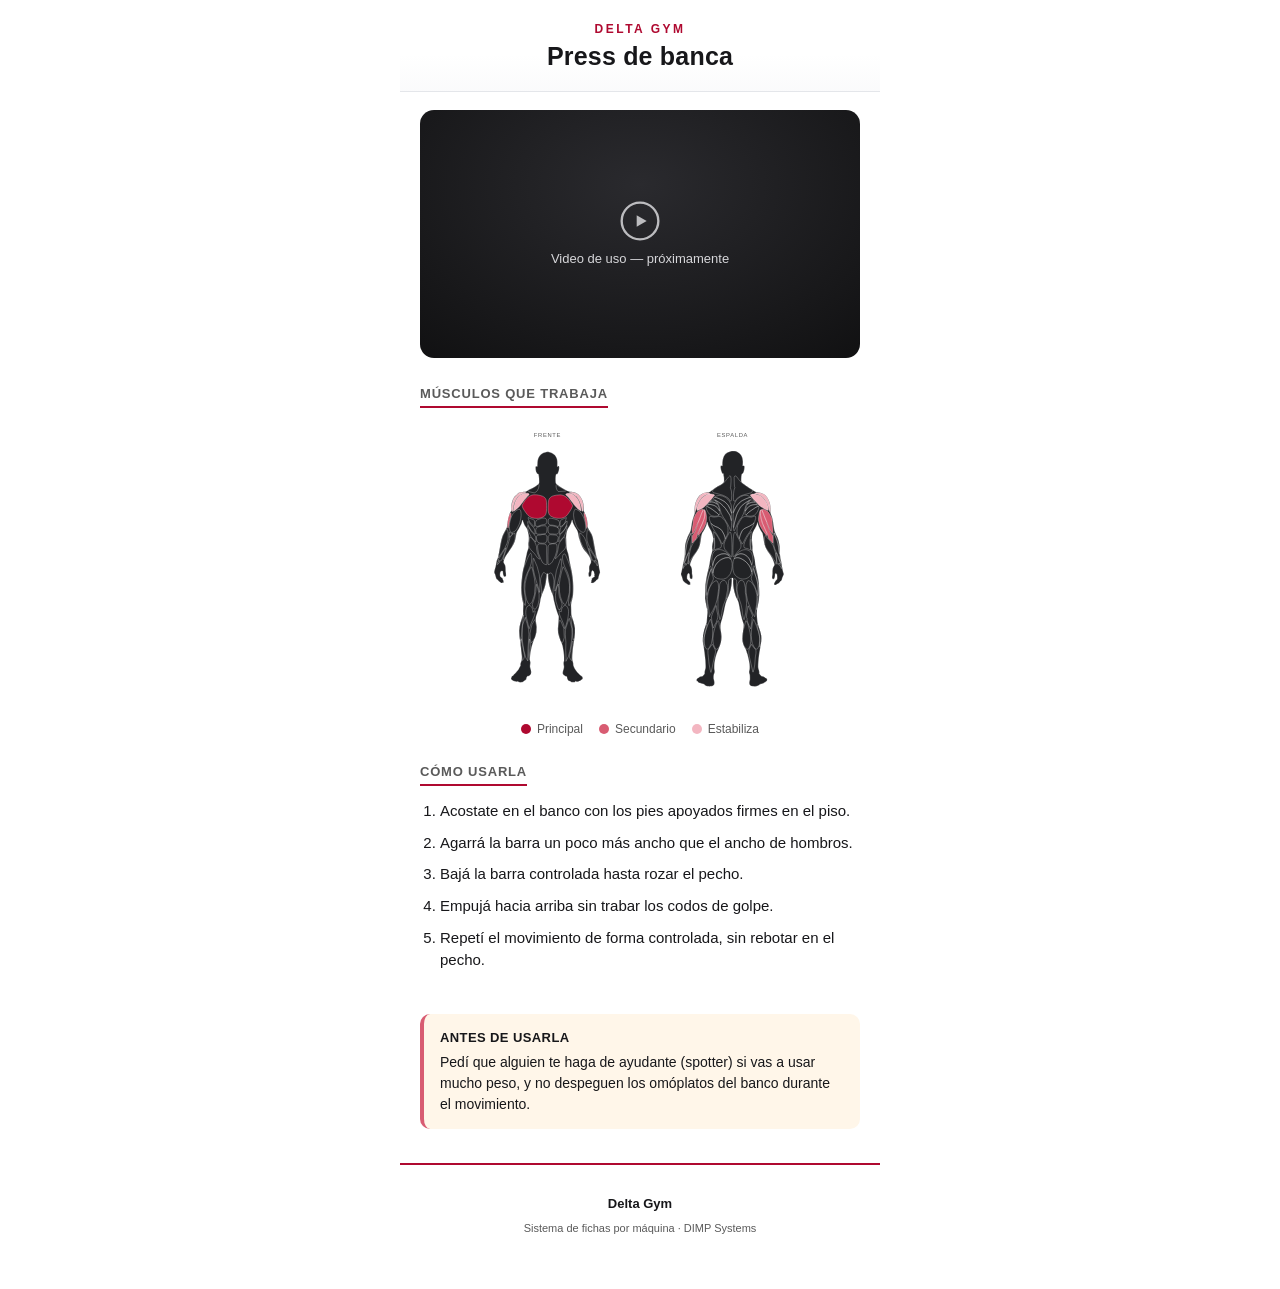
<file: docs/maquinas/press-de-banca/index.html>
<!DOCTYPE html>
<html lang="es">
<head>
<meta charset="UTF-8">
<meta name="viewport" content="width=device-width, initial-scale=1, viewport-fit=cover">
<title>Press de banca · Delta Gym</title>
<link rel="stylesheet" href="../../assets/style.css">
<style>
/* Músculos que trabaja esta máquina puntual */
[data-musculo="pecho"] { fill: var(--principal); }
[data-musculo="triceps"] { fill: var(--secundario); }
[data-musculo="hombros"] { fill: var(--terciario); }
</style>
</head>
<body>
<div class="contenedor">

  <header class="encabezado">
    <p class="marca">DELTA GYM</p>
    <h1>Press de banca</h1>
  </header>

  <div class="video-wrap">
    
    <div class="video-placeholder">
      <svg viewBox="0 0 24 24" fill="none" xmlns="http://www.w3.org/2000/svg">
        <circle cx="12" cy="12" r="11" stroke="#d7d7da" stroke-width="1.4"/>
        <path d="M10 8.5L16 12L10 15.5V8.5Z" fill="#d7d7da"/>
      </svg>
      <span>Video de uso — próximamente</span>
    </div>
    
  </div>

  <section>
    <h2 class="subtitulo">Músculos que trabaja</h2>
    <div class="diagrama-box">
      <svg viewBox="0 0 2108 1606" xmlns="http://www.w3.org/2000/svg" role="img" aria-label="Diagrama muscular de frente y de espalda">
  <!--
    Diagrama muscular — DIMP Systems
    Datos de silueta y musculos (paths SVG) adaptados de la libreria open
    source "@musclemap/assets" (https://www.npmjs.com/package/@musclemap/assets),
    licencia MIT. Ver THIRD-PARTY-LICENSES.md para el aviso completo.
    Cada musculo es su forma real (no una figura generica con manchas de color
    encima): el color de cada maquina se aplica via CSS con selectores
    [data-musculo="x"], inyectados por pagina desde generar_sitio.py.
    El archivo SVG en si nunca se edita a mano por maquina.
  -->
  <g id="vista-frente" transform="translate(0,70)">
    <text x="512.0" y="-20" text-anchor="middle" class="etiqueta-vista">FRENTE</text>
    <path class="neutral" d="M512.3 69.6C510.7 69.7 508.5 69.9 505.4 70.4 502.3 70.8 498.4 71.7 494.5 72.9 490.7 74.2 487 75.8 483.7 77.7 480.4 79.7 477.5 82 475.2 83.8 472.8 85.6 471 87 469 89.2 467 91.4 464.7 94.4 462.6 98.1 460.4 101.8 458.5 106.2 457.2 110.2 455.8 114.3 455.1 117.9 454.6 120.8 454 123.8 453.6 126.1 453.3 129.5 453.1 133 453 137.5 452.7 141.7 452.5 145.8 452.2 149.5 452.3 152 452.3 154.4 452.6 155.4 452.2 155.5 451.8 155.6 450.8 154.7 449.5 154.2 448.2 153.6 446.7 153.4 445.4 153.9 444.1 154.4 443.1 155.6 442.6 156.8 442 157.9 442 159.1 442 160.9 442 162.8 442.1 165.5 442.3 168.2 442.5 170.9 442.9 173.6 443.2 175.8 443.5 177.9 443.8 179.4 444.1 181 444.4 182.6 444.8 184.2 445.3 185.6 445.7 187 446.2 188.3 447 189.8 447.8 191.3 449 193.1 450 194.6 451 196.2 451.8 197.5 452.5 198.4 453.2 199.3 453.8 199.7 454.6 200 455.4 200.3 456.4 200.5 457.1 200.5 457.9 200.5 458.4 200.3 458.8 200.7 459.2 201.1 459.5 202 459.8 203.6 460 205.1 460.2 207.2 460.5 209.4 460.8 211.5 461.3 213.6 461.6 216.2 462 218.8 462.2 221.9 462.4 224.8 462.6 227.8 462.8 230.5 462.9 234.6 463.1 238.7 463.2 244.1 463.1 247.4 463.1 250.6 462.9 251.7 462.3 252.8 461.7 253.9 460.8 255.2 459.8 256.6 458.7 258 457.6 259.6 454.9 262.1 452.1 264.6 447.6 267.9 440.4 272.1 433.1 276.3 423.1 281.4 414.8 285.8 406.5 290.1 399.9 293.7 394.3 296.8 388.7 299.8 384.2 302.3 379.8 303.3 375.4 304.3 371 303.8 365.5 304.3 360 304.7 353.3 306.1 348.3 308.1 343.3 310.1 339.9 312.8 336.1 316 332.4 319.3 328.2 323.2 324.7 326.4 321.3 329.6 318.5 332.2 315.8 336.4 313.1 340.5 310.5 346.1 308.2 352.1 306 358.1 304.1 364.4 302.7 370.4 301.4 376.4 300.4 382.1 300.1 387.5 299.8 392.8 300.1 397.9 300.2 401.5 300.2 405.2 300.1 407.4 300.1 409.5 300 411.6 300.1 413.6 299.3 415.5 298.5 417.4 296.8 419.2 294.9 422.5 293.1 425.9 291.1 430.8 288.9 437.6 286.7 444.4 284.2 453.1 282.3 461.5 280.4 469.9 279.1 478 278.1 484.8 277 491.6 276.2 497 275.8 501 275.3 504.9 275.2 507.3 274.6 509.7 274 512.2 272.8 514.7 271 518.2 269.3 521.6 266.9 526.1 264.1 531.1 261.3 536.1 258 541.7 254.6 549 251.1 556.4 247.5 565.6 244.9 573.7 242.3 581.9 240.7 589.1 238.9 598.3 237.2 607.6 235.3 619 233.4 629.9 231.5 640.8 229.5 651.2 228 660.1 226.4 669 225.2 676.3 223.6 682.6 221.9 689 219.8 694.4 218.3 698.1 216.8 701.8 215.9 703.8 215.1 706.1 214.3 708.4 213.6 711 213 714.6 212.3 718.3 211.8 723.1 210.9 728.3 210 733.6 208.6 739.3 207.1 745.2 205.5 751.1 203.6 757.2 202.4 761.6 201.2 766 200.6 768.7 200.4 771.2 200.2 773.6 200.3 775.7 200.7 777.4 201.1 779.1 201.7 780.4 202.5 781.9 203.3 783.4 204.2 785.1 204.9 787 205.5 788.9 206 790.9 206.6 793.5 207.3 796.1 208.2 799.3 209.2 802.5 210.2 805.8 211.3 809.1 212.1 811.2 213 813.4 213.6 814.3 215.6 816.2 217.5 818.1 220.8 821 223.6 823.7 226.4 826.4 228.7 828.8 230.8 830.4 232.9 832.1 234.7 833 236.2 834 237.7 835.1 238.9 836.2 240.4 837.1 241.9 837.9 243.7 838.4 245 838.2 246.3 838 247 837.1 248 836.6 248.9 836.2 250 836.3 251.3 836.2 252.6 836.2 254.2 835.9 255.1 835.2 256.1 834.5 256.5 833.3 256.6 832.3 256.6 831.3 256.2 830.4 255.8 829.8 255.5 829.2 255.1 828.9 255 828 254.9 827 255.1 825.3 254.9 824 254.7 822.8 254.3 821.9 253.5 821.1 252.7 820.3 251.7 819.5 251.3 818.5 250.9 817.5 251.2 816.3 251 814.9 250.8 813.4 250.3 811.7 248.9 810.2 247.5 808.7 245.4 807.4 243.3 806 241.2 804.7 239.2 803.2 237.8 801.5 236.4 799.8 235.6 797.7 235.1 795 234.6 792.4 234.4 789.1 234.6 786.1 234.8 783 235.5 780.2 236 777.6 236.6 775 237.1 772.7 238.2 771.1 239.2 769.6 240.8 768.8 242.4 768.2 243.9 767.6 245.5 767.2 246.6 767 247.7 766.8 248.4 766.9 248.9 767.8 249.5 768.7 250 770.4 250.4 772.3 250.7 774.2 251 776.2 251.2 778.5 251.4 780.9 251.6 783.4 252.1 786.1 252.6 788.8 253.4 791.6 254.3 794 255.1 796.3 255.9 798.3 257.4 799.7 258.9 801 261 801.8 263.1 801.5 265.3 801.1 267.4 799.7 268.5 798.7 269.6 797.8 269.7 797.4 269.7 795.8 269.8 794.2 269.9 791.4 269.7 788.3 269.6 785.3 269.4 782 269 779 268.5 776 268 773.2 267.7 769.4 267.5 765.7 267.6 761.1 267.5 755.6 267.4 750.1 267.1 743.7 266 738.9 265 734.1 263.3 730.8 261.4 727.9 259.5 725 257.5 722.4 256.6 719.5 255.6 716.5 255.6 713.3 256.2 710 256.7 706.7 257.7 703.4 259.1 699.7 260.5 695.9 262.3 691.8 264.5 687.5 266.7 683.1 269.3 678.6 273.3 672.6 277.2 666.7 282.4 659.4 289.2 649.4 296.1 639.4 304.6 626.6 310.3 616.7 315.9 606.9 318.8 600 321.1 593 323.4 586.1 325 579.2 326.2 572.8 327.4 566.4 328.1 560.5 329.2 554.5 330.4 548.5 331.9 542.3 335 535.9 338 529.5 342.6 522.8 346.4 516.4 350.3 510 353.4 503.9 356 498.5 358.5 493 360.5 488.3 361.8 484.1 363.1 479.9 363.7 476.3 364.5 473.3 365.4 470.4 366.6 468.1 367 468.5 367.5 469 367.3 472.1 368 475.3 368.7 478.4 370.3 481.7 371.8 485.2 373.3 488.7 374.8 492.4 376.6 496 378.4 499.7 380.6 503.3 382.8 506.5 384.9 509.7 387.2 512.5 389.1 515.5 391 518.4 392.5 521.5 393.7 525 395 528.4 395.8 532.1 397.2 538.2 398.6 544.2 400.5 552.5 401.6 560.2 402.6 567.9 402.8 574.9 402.6 580.7 402.4 586.4 401.9 590.7 401.3 594.4 400.8 598.1 400.1 601 399.8 604.5 399.5 608 399.6 612.1 399.7 615 399.9 617.9 400.2 619.7 400.3 621.9 400.4 624 400.4 626.5 400.4 628.7 400.3 630.9 400.2 632.8 399.6 635.2 399.1 637.5 398 640.3 396.5 644.4 395.1 648.5 393.2 654 391 662.9 388.8 671.8 386.3 684.2 383.9 696.3 381.4 708.3 379 720.1 376.3 731.8 373.6 743.5 370.7 755.1 368.1 767.8 365.6 780.5 363.5 794.2 361.8 810.8 360.1 827.4 358.8 846.7 358.4 862.6 358.1 878.5 358.7 890.8 359.9 902.9 361 915 362.7 926.9 364.5 935.6 366.2 944.2 368.1 949.6 369.1 952.9 370 956.2 370.1 957.5 370.2 960.3 370.3 963.2 370.3 967.6 370.1 973.1 370 978.6 369.7 985.2 369.5 991.2 369.3 997.3 369.1 1002.8 369.3 1007.4 369.4 1011.9 369.8 1015.5 369.7 1018.6 369.5 1021.7 368.8 1024.4 367.3 1028.8 365.9 1033.2 363.7 1039.4 361.3 1046.6 359 1053.8 356.4 1061.9 354.2 1069.9 352.1 1077.9 350.3 1085.9 349.1 1093.8 347.8 1101.7 347 1109.5 346.8 1117.9 346.5 1126.2 346.9 1135 347.3 1142.6 347.8 1150.2 348.4 1156.6 349.4 1162.5 350.3 1168.4 351.6 1173.7 352.8 1181 353.9 1188.3 355 1197.7 356.1 1208 357.3 1218.4 358.6 1229.7 359.6 1238 360.7 1246.2 361.5 1251.3 361.9 1256.7 362.2 1262.1 362.1 1267.8 361.9 1273.6 361.7 1279.4 361.4 1285.3 360.3 1290.4 359.2 1295.4 357.3 1299.5 356 1302.5 354.8 1305.4 354.1 1307.1 353.8 1309.3 353.4 1311.6 353.3 1314.4 353.4 1316.6 353.5 1318.8 353.8 1320.3 353.7 1321.6 353.5 1322.9 352.9 1323.9 351.1 1327.2 349.3 1330.5 346.3 1336.2 343.7 1340.7 341 1345.2 338.5 1348.5 335.9 1351.9 333.3 1355.3 330.5 1358.7 327.6 1362 324.6 1365.2 321.5 1368.2 319 1370.8 316.5 1373.3 314.5 1375.5 312.4 1377.3 310.3 1379.1 308 1380.6 306.3 1381.8 304.5 1383 303.2 1383.9 302.1 1386 300.9 1388.1 299.8 1391.4 299.2 1394.1 298.7 1396.8 298.7 1398.9 299 1400.4 299.4 1401.9 300 1402.8 300.7 1403.3 301.4 1403.7 302 1403.6 302.4 1404 302.9 1404.4 303.1 1405.2 303.7 1405.9 304.2 1406.6 305 1407.3 306 1407.7 306.9 1408.1 308.1 1408.2 309 1408.6 309.8 1409.1 310.4 1409.8 311.7 1410.7 312.9 1411.6 314.9 1412.7 316.3 1413.2 317.6 1413.7 318.4 1413.5 319.1 1413.3 319.7 1413.1 320.2 1412.7 321.1 1413 321.9 1413.3 323.3 1414.2 324.8 1414.8 326.4 1415.4 328.2 1415.6 329.8 1415.7 331.4 1415.8 332.9 1415.8 334.3 1415.4 335.7 1415 337.1 1414.2 338.3 1414.3 339.4 1414.4 340.3 1415.4 341.4 1416.3 342.5 1417.3 343.8 1418.3 346 1418.9 348.2 1419.5 351.2 1419.9 353.5 1419.9 355.8 1420 357.3 1419.7 359.7 1419.3 362.1 1418.9 365.4 1418.2 367.6 1417.2 369.8 1416.3 370.9 1415.2 371.9 1414 373 1412.9 374 1411.8 375.3 1411.1 376.6 1410.3 378.3 1409.9 379.8 1409.1 381.4 1408.3 382.9 1407.1 384.4 1405.6 385.8 1404.2 387.1 1402.5 388 1400.7 388.9 1398.8 389.4 1396.7 389.9 1394.3 390.4 1392 391 1389.4 391.5 1387.7 392.1 1386 392.5 1385.2 393.5 1384.8 394.5 1384.3 396.1 1384.2 398.7 1383.5 401.4 1382.7 405.2 1381.2 407.9 1379.3 410.7 1377.4 412.3 1375.2 413.7 1372.9 415.1 1370.5 416.1 1368.2 416.6 1365.2 417.1 1362.2 417.1 1358.6 416.6 1354.3 416 1350 415 1344.9 413.9 1340.9 412.8 1336.9 411.5 1334 410.9 1331 410.3 1328 410.3 1324.9 410.5 1322.5 410.8 1320.1 411.1 1318.4 411.3 1316.7 411.5 1315 411.5 1313.3 411.8 1311.6 412 1309.8 412.5 1308 412.7 1306.2 412.9 1304.4 412.7 1302.5 412.3 1300.8 412 1299.1 411.6 1297.4 411.2 1295.9 410.7 1294.3 410.2 1292.7 409.9 1289.5 409.5 1286.3 409.3 1281.4 409.8 1274 410.2 1266.5 411.2 1256.5 413.2 1244.4 415.1 1232.3 417.9 1218.2 421.5 1204.9 425.1 1191.6 429.6 1179.1 433.5 1168.7 437.4 1158.3 440.7 1149.9 442.9 1143.4 445.2 1136.8 446.3 1132 447 1126.2 447.8 1120.3 448.2 1113.5 448.3 1107 448.3 1100.4 448 1094.2 447.5 1088 447.1 1081.8 446.4 1075.6 445.8 1069.3 445.1 1063.1 444.4 1056.8 444.2 1051.1 443.9 1045.3 444.2 1040.1 445.3 1035.2 446.4 1030.3 448.4 1025.6 450.7 1018.9 453 1012.2 455.6 1003.4 458.1 995.3 460.6 987.2 462.9 979.8 465.3 969.2 467.6 958.6 470 944.8 471.8 934.8 473.7 924.8 475.1 918.5 478.7 908.7 482.4 898.9 488.3 885.5 492.8 872.9 497.2 860.3 500.1 848.4 502.3 837 504.4 825.5 505.8 814.4 506.8 805.6 507.7 796.9 508.1 790.5 508.3 787.2 508.5 784 508.5 783.8 508.8 783.7 509.1 783.5 509.7 783.4 510.2 783.4 510.7 783.3 511.2 783.3 511.7 783.4 512.1 783.4 512.5 783.4 512.8 783.7 513.2 784 513.4 784.4 513.5 785.2 513.6 786 513.7 787 513.8 789.8 514 792.6 514.3 797.1 514.6 802.1 514.9 807 515.4 812.4 516.5 819.8 517.5 827.2 519.3 836.6 521.6 846 523.9 855.3 526.8 864.5 529.9 873.2 533 881.9 536.2 890 538.8 896.5 541.4 903 543.3 907.7 544.4 911.8 545.6 915.9 545.9 919.3 546.8 924.8 547.7 930.2 549.1 937.8 551.4 947.9 553.7 958.1 556.9 970.8 560.2 982.6 563.6 994.3 567.1 1005.1 570.1 1013.5 573.2 1021.9 575.7 1028 576.8 1031.5 578 1035.1 577.8 1036.3 577.4 1042.5 577 1048.8 576.4 1060.2 575.5 1071.7 574.6 1083.3 573.3 1095.1 573 1104.7 572.6 1114.3 573.2 1121.8 575.1 1131.5 577.1 1141.2 580.3 1153.2 583.3 1161.8 586.3 1170.4 589 1175.8 591.5 1181.6 594.1 1187.4 596.5 1193.7 598.6 1201.1 600.7 1208.6 602.4 1217.1 604 1226.5 605.6 1235.9 607.1 1246.1 607.9 1255 608.8 1263.9 609 1271.5 609.1 1277.6 609.2 1283.8 609.2 1288.5 608.9 1291.9 608.6 1295.3 607.9 1297.3 607.3 1299.3 606.6 1301.3 605.9 1303.3 605.8 1306.4 605.7 1309.6 606.2 1313.8 606.6 1316.4 607 1319 607.3 1320 607.7 1321.8 608 1323.7 608.4 1326.4 608.4 1329.6 608.3 1332.8 607.7 1336.4 606.6 1340.3 605.6 1344.3 604 1348.5 602.8 1352.9 601.7 1357.3 601 1361.9 601.2 1365.4 601.3 1369 602.3 1371.5 604 1373.8 605.6 1376.1 607.9 1378.1 610.3 1379.8 612.7 1381.5 615.3 1382.7 617.6 1383.6 620 1384.5 622.1 1385 623.3 1385.3 624.6 1385.6 624.9 1385.7 625.4 1386.6 625.8 1387.6 626.4 1389.4 626.8 1391.8 627.2 1394.2 627.5 1397.1 628.6 1400.1 629.7 1403.1 631.6 1406.1 633.8 1408 636 1409.9 638.5 1410.8 640.6 1411.5 642.6 1412.1 644.3 1412.6 646.3 1413.8 648.4 1415 650.7 1417 653.3 1418.1 655.9 1419.2 658.6 1419.5 661.7 1419.5 664.8 1419.5 668.3 1419.1 670.6 1418.4 672.9 1417.7 674 1416.7 674.9 1415.6 675.8 1414.5 676.6 1413.3 677.6 1413.5 678.7 1413.6 680 1415.1 682.2 1415.7 684.3 1416.4 687.2 1416.2 689.5 1415.9 691.7 1415.6 693.4 1415.2 694.5 1414.5 695.7 1413.7 696.4 1412.6 697.4 1412.1 698.5 1411.6 699.9 1411.8 701.1 1411.8 702.3 1411.7 703.2 1411.5 704 1411.2 704.8 1410.9 705.5 1410.6 706 1410.1 706.4 1409.5 706.6 1408.8 706.8 1408 707 1407.2 707.2 1406.2 707.9 1405.7 708.6 1405.3 710 1405.5 710.9 1405.3 711.9 1405.2 712.5 1404.8 713 1404.3 713.4 1403.7 713.6 1403.1 713.8 1402.6 714 1402.1 714.1 1401.7 714.4 1401.5 714.7 1401.4 715.1 1401.4 715.6 1401.3 716 1401.3 716.5 1401.3 717 1400.8 717.5 1400.4 718.1 1399.6 718.5 1398 718.9 1396.4 719.1 1394 718.8 1391.9 718.4 1389.8 717.5 1388 716.1 1386.4 714.7 1384.9 712.8 1383.6 709.4 1380.7 705.9 1377.8 700.9 1373.4 696 1368.5 691 1363.7 686 1358.4 681.7 1352.8 677.3 1347.2 673.6 1341.2 671 1336.3 668.4 1331.5 667 1327.9 666 1325 665 1322.1 664.3 1319.9 664.1 1317.6 663.8 1315.2 663.9 1312.7 663.6 1310 663.3 1307.2 662.5 1304.3 661.9 1301.8 661.3 1299.3 660.8 1297.2 660 1294 659.2 1290.9 658.1 1286.5 657.8 1280.5 657.5 1274.5 657.9 1266.8 658.4 1257.9 658.9 1248.9 659.4 1238.6 660.9 1225.3 662.5 1212.1 665.1 1195.9 666.8 1184.7 668.5 1173.5 669.4 1167.3 670.5 1158 671.5 1148.6 672.7 1136 673.2 1126.3 673.7 1116.5 673.5 1109.7 672.6 1102.2 671.7 1094.7 670.1 1086.6 667.9 1077.5 665.8 1068.4 663.1 1058.2 660.6 1049.9 658.2 1041.6 656 1035.3 654.5 1030.4 653 1025.5 652.3 1022.1 651.9 1015.3 651.6 1008.6 651.6 998.6 651.4 990.8 651.2 983 650.7 977.3 650.6 972.6 650.5 967.8 650.8 964 651.5 959.6 652.1 955.2 653.2 950.1 654.8 943.6 656.5 937 658.8 928.8 660.4 919.2 662 909.5 662.9 898.3 663.4 886.8 664 875.2 664.1 863.3 663.7 852.4 663.3 841.5 662.5 831.5 661.1 818.8 659.8 806.1 657.9 790.7 656.2 779.6 654.6 768.6 653.2 761.9 650.7 750.8 648.3 739.7 644.7 724.1 642.4 712.1 640.1 700.1 639 691.6 637.7 683.8 636.3 676 634.7 668.9 632.7 662.1 630.7 655.2 628.4 648.6 627 643.9 625.6 639.2 625 636.4 624.5 628.3 623.9 620.2 623.4 606.9 622.9 597.3 622.5 587.8 622.2 582.1 621.9 577.7 621.6 573.3 621.2 570.3 621.7 564.5 622.1 558.6 623.4 549.9 625 542.1 626.7 534.3 628.7 527.3 630.9 522.2 633.2 517.1 635.7 513.7 638.8 509 641.9 504.2 645.5 498 648.3 492 651.1 486.1 653 480.4 654.2 475.9 655.5 471.4 656.2 468.2 656.8 468.1 657.3 468.1 657.6 471.3 658.6 475.6 659.5 479.9 661.1 485.3 663.5 491.1 666 496.9 669.3 503.2 672.6 508.8 675.9 514.4 679 519.3 681.7 523.6 684.3 528 686.4 531.9 688 535.6 689.6 539.4 690.7 543.1 691.5 547.3 692.3 551.6 692.8 556.4 693.6 561 694.4 565.7 695.5 570.3 697.5 577.3 699.5 584.4 702.4 593.9 705.6 602.6 708.8 611.4 712.3 619.5 716 626.5 719.6 633.5 723.4 639.5 727.1 644.5 730.8 649.4 734.3 653.2 737.1 656.4 739.8 659.6 741.8 662.1 745.5 666.9 749.2 671.6 754.6 678.6 758 684.6 761.5 690.6 763 695.6 764.3 700.1 765.5 704.6 766.5 708.6 766.7 712.1 766.9 715.6 766.4 718.6 765 721.9 763.6 725.1 761.4 728.4 759.7 731.8 758 735.1 756.9 738.4 756.4 741.6 755.8 744.8 755.8 747.9 755.9 751.5 756 755.2 756.1 759.5 756.3 762.3 756.4 765.2 756.5 766.7 756.3 768.7 756 770.7 755.4 773.2 754.6 775.3 753.8 777.5 752.8 779.2 752.5 781.2 752.1 783.3 752.3 785.6 752.5 788.2 752.7 790.8 752.9 793.7 753.2 795.8 753.5 797.9 753.9 799.2 754.8 800 755.6 800.8 757 801.1 758.6 801.2 760.2 801.2 761.9 801.1 763.4 800.1 764.8 799 765.8 796.9 766.6 795.3 767.4 793.6 767.9 792.3 768.3 790.6 768.7 788.9 769 786.6 769.2 784.2 769.5 781.7 769.7 779 770.1 776.6 770.5 774.2 771.2 772.1 771.8 770.1 772.4 768 773 765.9 773.6 765.3 774.3 764.6 775.1 765.4 776.5 766.1 777.9 766.8 779.8 767.6 781.2 768.7 782.5 769.7 783.3 771.2 783.9 773.3 784.4 775.4 784.8 778.3 785.2 780.3 785.6 782.3 786.2 783.5 786.7 784.3 787.2 785.1 787.6 785.5 787.5 786.4 787.4 787.3 786.7 788.8 786.4 790.5 786 792.2 786 794.2 786.3 795.7 786.5 797.2 787 798.2 787.3 798.9 787.7 799.7 788 800 787.4 800.4 786.8 800.8 785.3 801.1 783.7 802.1 782.1 803 780.3 804.5 778.9 805.7 777.4 806.9 776.2 807.8 775.1 808.6 774 809.5 773.1 810.1 772.2 810.9 771.3 811.7 770.5 812.6 770.3 813.8 770.1 815 770.4 816.5 771 817.4 771.7 818.4 772.7 818.8 772.9 819.2 773.1 819.6 772.4 819.9 771.5 820.4 770.5 820.9 769.3 821.5 768.5 822.5 767.7 823.5 767.5 824.9 767.6 825.9 767.7 826.8 768.3 827.4 768.8 827.7 769.3 828 769.8 828.2 769.6 828.6 769.4 829.1 768.5 829.7 767.7 830.7 767 831.7 766.5 832.9 766.6 834.2 766.7 835.4 767.4 836.5 768.1 837.2 768.8 837.9 769.5 838.1 770.3 838 771.1 837.8 771.9 837.3 772.4 836.8 772.9 836.4 773.1 836.1 773.3 836.4 773.6 836.6 774 837.5 774.7 838.1 775.5 838.7 776.7 839.2 778.4 838.3 780.1 837.5 782.3 835.4 784.1 834 785.9 832.6 787.3 832 788.9 831.1 790.5 830.1 792.4 828.8 793.8 827.4 795.2 826 796.1 824.4 797.4 823 798.7 821.6 800.3 820.3 802.3 818.8 804.3 817.3 806.7 815.5 808.3 813.7 809.9 811.9 810.7 810.2 811.1 808.3 811.6 806.5 811.7 804.6 812.2 801.7 812.8 798.8 813.9 795 815.1 791.2 816.4 787.3 817.9 783.4 818.9 780.8 819.9 778.2 820.4 776.9 820.2 774.2 820 771.4 819.1 767.3 818 762 816.8 756.7 815.3 750.2 814.4 744.8 813.6 739.4 813.3 735 812.6 731.2 811.9 727.5 810.8 724.4 810.2 721.2 809.5 718 809.3 714.5 808.8 711.3 808.4 708 807.7 704.9 806.5 702.2 805.2 699.5 803.3 697.2 800.6 686.6 797.9 676.1 794.3 657.3 790.6 636.6 786.8 615.9 782.9 593.2 779.5 578.2 776.2 563.3 773.4 556 769.8 549.1 766.2 542.1 761.7 535.4 758.6 530.5 755.4 525.5 753.6 522.3 751.8 518.7 750.1 515 748.5 510.9 747.6 507.7 746.8 504.6 746.8 502.4 747 499.8 747.1 497.1 747.5 494.1 746.8 487.2 746.2 480.3 744.6 469.4 742.2 459.8 739.9 450.2 736.7 441.7 733.7 434.7 730.7 427.7 727.9 422.1 726.3 419 724.8 415.8 724.5 415.1 724.4 413.1 724.4 411.1 724.5 407.9 724.6 401.7 724.6 395.5 724.5 386.3 723.4 377.7 722.2 369 720.1 361 717.4 354.1 714.6 347.2 711.4 341.4 708.1 336.4 704.7 331.4 701.4 327.1 697.8 323.3 694.2 319.4 690.4 316 685.3 313.2 680.2 310.3 673.8 308 667.9 306.6 662 305.1 656.7 304.4 652.9 304 649.1 303.6 646.7 303.5 644.2 303.1 641.7 302.7 639.1 302 635.5 300.6 631.9 299.1 627.5 296.9 622.1 294.1 616.7 291.3 610.2 288 603.8 284.3 597.3 280.7 590.9 276.8 585 273.1 579.2 269.3 573.9 265.7 570.2 262.7 566.5 259.7 564.3 257.2 562.9 254.9 561.5 252.6 560.9 250.5 560.5 244.5 560.1 238.4 559.9 228.4 560.3 220.5 560.6 212.5 561.5 206.7 562.3 203.6 563.1 200.5 563.8 200.2 564.8 200.2 565.8 200.3 567.2 200.6 568.4 200.5 569.6 200.3 570.7 199.5 571.9 197.8 573.1 196.1 574.4 193.4 575.8 189.5 577.2 185.6 578.7 180.5 579.7 175.5 580.7 170.4 581.1 165.4 581 161.8 580.9 158.2 580.3 156 579.4 154.7 578.5 153.3 577.4 152.9 576.3 152.9 575.3 152.8 574.2 153.1 573.3 153.7 572.4 154.2 571.6 155 571.1 155.7 570.6 156.4 570.4 157.1 570.3 154.5 570.3 151.9 570.5 146.1 570.5 140.4 570.6 134.6 570.6 128.8 570 123 569.4 117.2 568.2 111.3 566 105.5 563.7 99.7 560.5 94 557.5 90.4 554.6 86.7 552 85.1 548.9 83 545.7 80.9 542 78.4 538.1 76.5 534.3 74.5 530.3 73.2 526.6 72.1 522.9 71 519.4 70.1 517.2 69.7 514.9 69.3 513.9 69.5 512.3 69.6Z"/>
    <path class="musculo" data-musculo="trapecios" d="M399.4 298.5L399.5 296.8L400.5 294.2L401.4 292.9L405.0 291.1L416.6 286.8L434.7 276.4L446.1 269.6L453.9 263.6L457.2 260.2L458.5 259.4L460.1 259.3L461.4 260.0L462.4 262.1L462.7 267.0L460.1 282.2L452.3 298.0L451.4 299.1L441.0 306.8L440.2 308.3L438.9 309.2L434.9 309.6L426.8 308.3L415.6 305.6L403.0 302.2L401.6 301.4L400.2 299.9Z"/>
    <path class="musculo" data-musculo="trapecios" d="M562.7 268.7L562.9 264.2L563.3 262.7L564.4 261.7L565.9 261.3L568.0 262.2L576.5 270.6L595.1 280.7L604.5 286.8L619.1 294.4L620.2 295.4L620.6 296.9L620.2 298.4L619.1 299.5L617.7 299.9L576.2 302.0L574.7 301.7L573.7 300.9L567.6 292.8L563.6 281.1L562.7 269.0Z"/>
    <path class="musculo" data-musculo="pecho" d="M392.7 340.8C389.8 343.7 385.7 347.8 382.3 352.1 378.9 356.4 376.2 360.9 373.5 365.5 370.8 370.2 368.1 375 366.4 378.5 364.7 382.1 363.9 384.2 364.4 387.4 364.8 390.6 366.4 394.9 368.5 399.2 370.7 403.4 373.3 407.7 376 411.9 378.8 416.1 381.6 420.3 384.9 424.8 388.3 429.4 392.1 434.4 395.6 438.4 399.2 442.4 402.5 445.5 406.3 448.2 410.2 450.9 414.6 453.2 419.3 454.9 424 456.6 429.1 457.7 434.5 458.5 439.8 459.2 445.4 459.4 451 459.4 456.5 459.4 462.1 459.1 468.5 457.6 474.9 456.1 482.2 453.5 487.6 450.6 493 447.7 496.4 444.6 499.1 440.9 501.7 437.3 503.6 433 504.9 426.9 506.1 420.7 506.7 412.7 506.8 401.5 507 390.3 506.7 375.8 506.4 366.7 506 357.5 505.5 353.6 503.8 349.4 502.1 345.3 499.3 340.9 495.9 337.4 492.6 334 488.9 331.5 482.6 329.1 476.2 326.6 467.3 324.3 459.6 322.9 451.9 321.5 445.4 321.1 439.2 321 433 320.9 427.2 321.3 422 322.7 416.7 324.2 412 326.7 408.2 328.9 404.4 331.1 401.5 332.9 399.3 334.6 397.1 336.3 395.5 338 392.7 340.8Z"/>
    <path class="musculo" data-musculo="pecho" d="M519.8 351.1C519 353.8 518 357.8 517.3 362.9 516.7 368 516.6 374.2 516.4 380.1 516.2 386.1 516 391.7 515.9 397.3 515.8 402.8 515.8 408.2 516.3 413.4 516.7 418.7 517.7 423.8 519 428.3 520.3 432.8 521.9 436.7 525.2 440.3 528.4 443.9 533.3 447.3 538.1 449.9 542.9 452.5 547.6 454.4 552.3 455.6 557 456.9 561.7 457.6 566.3 458.1 570.8 458.6 575.3 458.9 579.8 459.1 584.3 459.2 588.7 459.2 593.7 458.5 598.7 457.7 604.1 456.2 608.8 454.1 613.5 452 617.4 449.4 620.3 447.2 623.2 444.9 625 443.2 629.3 437.5 633.5 431.9 640.2 422.5 644.6 415.8 649 409 651.1 405 653.2 400.9 655.2 396.8 657.2 392.7 658.2 389.6 659.2 386.6 659.2 384.6 657.6 380.6 656 376.6 652.6 370.6 649.2 365.1 645.8 359.6 642.4 354.6 638.7 350.1 635 345.7 631.2 341.9 627 338.2 622.7 334.5 618.1 331.1 612.7 328.3 607.3 325.5 601.1 323.4 595.6 322.4 590.1 321.4 585.2 321.5 580 321.7 574.8 322 569.3 322.4 564 323.2 558.8 324 553.7 325.1 548.8 326.5 543.8 327.8 539 329.5 535 332.1 531.1 334.6 528 338 525.9 340.4 523.9 342.9 522.7 344.4 521.9 345.8 521.1 347.2 520.6 348.4 519.8 351.1Z"/>
    <path class="musculo" data-musculo="hombros" d="M708.8 415.5C708 416 705.7 414.7 703.3 413 700.8 411.3 698 409.2 695.2 406.9 692.4 404.6 689.4 402.2 686.3 399.3 683.2 396.3 680 392.8 676.8 389.5 673.7 386.1 670.5 382.8 667 378.5 663.6 374.2 659.9 368.8 656.4 364 653 359.2 649.8 354.9 647 351 644.2 347.1 641.7 343.6 638.9 340.2 636.2 336.9 633.2 333.6 630.5 331.2 627.9 328.7 625.6 327 623.7 325.1 621.9 323.2 620.6 321.2 619.8 319.7 619 318.3 618.7 317.3 619.2 316.5 619.8 315.7 621.2 315 623.2 314.3 625.1 313.7 627.7 313 630.9 312.6 634.1 312.2 638 312 641.5 312.5 645 312.9 648 314.1 651.4 315.4 654.7 316.8 658.4 318.3 661.7 320.1 665 321.8 667.9 323.8 670.8 326.1 673.6 328.4 676.4 330.9 679.1 333.6 681.9 336.3 684.6 339.1 687.2 342.8 689.8 346.4 692.3 350.9 694.6 355.8 696.9 360.7 698.9 366 700.6 371.1 702.2 376.3 703.4 381.2 704.5 385.8 705.6 390.4 706.6 394.8 707.3 398.9 708.1 402.9 708.5 406.7 708.9 409.7 709.3 412.7 709.7 415 708.8 415.5Z"/>
    <path class="musculo" data-musculo="hombros" d="M715.6 417.3C714.6 415.2 713.9 409.4 712.6 402.6 711.3 395.9 709.4 388.1 707.2 380.8 705 373.4 702.5 366.5 699.9 360.5 697.3 354.4 694.5 349.4 691.3 344.6 688.1 339.8 684.6 335.3 681.1 331.8 677.7 328.3 674.2 325.9 670.6 323.4 666.9 320.9 663 318.3 659.9 316.6 656.8 314.9 654.5 314 651.8 313.2 649.1 312.3 646 311.4 643.3 310.9 640.6 310.3 638.3 310.1 638.9 309.6 639.5 309.1 642.9 308.3 646.1 307.7 649.2 307.1 652.1 306.7 655.2 306.6 658.2 306.6 661.4 307 664.5 307.6 667.6 308.3 670.6 309.3 674 310.5 677.5 311.7 681.4 313.2 684.8 314.9 688.3 316.7 691.1 318.7 694.3 321.7 697.5 324.7 701 328.7 703.5 332 706.1 335.3 707.6 337.9 709.5 341.5 711.3 345.2 713.4 349.8 715.2 354.5 717 359.1 718.4 363.8 719.6 368.5 720.8 373.2 721.7 377.9 722 382.1 722.4 386.3 722.1 390.1 722 394.2 721.9 398.4 722 403.1 721.5 406.8 721.1 410.6 720.1 413.5 719 415.7 717.9 417.9 716.6 419.5 715.6 417.3Z"/>
    <path class="musculo" data-musculo="biceps" d="M673.6 406.5C672.8 408 670.6 410.7 669.1 414 667.5 417.3 666.7 421.3 666 426.3 665.3 431.3 664.9 437.4 665.1 443.7 665.3 449.9 666.2 456.5 667.8 463.6 669.4 470.7 671.8 478.3 674.3 485.6 676.9 493 679.7 500 682.5 505.9 685.3 511.7 688.1 516.4 691.5 520.7 695 525.1 699.1 529.2 703.1 532.5 707.1 535.8 710.9 538.2 714.5 539.5 718.2 540.9 721.6 541.2 724.5 540.5 727.3 539.8 729.7 538.1 731.3 534.8 733 531.6 734 526.9 734.7 521.4 735.4 516 735.8 509.9 735.7 503.3 735.5 496.8 734.8 489.8 733.3 482.9 731.8 476.1 729.5 469.4 727 462.9 724.5 456.3 721.8 449.9 719.2 444.5 716.6 439 714.2 434.4 711 430 707.7 425.7 703.7 421.5 700.3 418.4 696.9 415.4 694.1 413.4 691.2 411.7 688.3 410 685.1 408.5 682.2 407.3 679.2 406.1 676.3 405.2 675.2 404.9 674 404.6 674.4 405 673.6 406.5Z"/>
    <path class="musculo" data-musculo="triceps" d="M742.6 519C741.9 518.3 740.8 516 740 511.9 739.1 507.8 738.4 501.9 737.4 495.1 736.3 488.2 734.9 480.3 733.7 474.3 732.5 468.2 731.7 464 730.9 460.7 730.1 457.4 729.4 455.1 728.6 452.4 727.9 449.7 727.1 446.6 726.6 443 726.1 439.4 726 435.3 725.8 432.5 725.6 429.7 725.5 428.4 725.5 427.4 725.4 426.4 725.5 425.8 726.3 426.3 727.1 426.7 728.5 428.2 729.9 430.2 731.3 432.3 732.8 434.9 734.2 438.5 735.7 442 737.1 446.4 738.6 450.7 740 454.9 741.3 459 742.2 463.4 743 467.9 743.3 472.8 744 478.2 744.6 483.5 745.5 489.3 745.6 494.3 745.8 499.3 745.3 503.4 744.8 507.3 744.3 511.2 743.9 514.7 743.6 516.9 743.3 519.1 743.2 519.8 742.6 519Z"/>
    <path class="musculo" data-musculo="antebrazos" d="M785.7 712.4C788.8 711.5 791.9 710.7 795 709.8 796.8 710.6 798.6 711.3 800.4 712.1 801.1 714.9 801.9 717.6 802.6 720.4 803.2 724.9 803.9 729.4 804.5 733.9 804.5 735.4 804.4 736.9 804.3 738.4 802.7 734.7 801.1 730.9 799.4 727.1 796.8 723.5 794.1 719.9 791.4 716.3 789.7 715.7 788 715.2 786.3 714.6 785.5 714.1 784.6 713.5 783.8 713 784.4 712.8 785.1 712.6 785.7 712.4ZM798.7 692.8C797 684.6 795.3 676.5 793.6 668.3 791.5 656.5 789.4 644.7 787.3 632.9 784 613.5 780.7 594.1 777.5 574.7 775.4 568.3 773.4 561.9 771.3 555.5 767.9 549.8 764.6 544.2 761.2 538.5 759.1 535.4 757 532.3 754.9 529.2 754 528.5 753.1 527.9 752.2 527.2 750.9 526 749.6 524.7 748.2 523.5 747.4 525 746.5 526.5 745.6 528 744.8 532.8 744.1 537.7 743.3 542.5 742.8 549.2 742.3 555.9 741.8 562.6 742.5 571.8 743.2 581 744 590.2 746.4 597.5 748.7 604.8 751.1 612 754.8 619.1 758.5 626.1 762.2 633.2 766.8 641.1 771.4 649 776.1 656.9 780.3 663.9 784.5 670.9 788.7 677.9 792 682.9 795.3 687.8 798.7 692.8ZM780.2 708.4C782.5 707.6 784.9 706.7 787.3 705.9 789.7 705.8 792.1 705.7 794.5 705.6 795.3 705.8 796 706 796.8 706.2 797.3 705.5 797.9 704.8 798.5 704.2 797 701.4 795.4 698.6 793.9 695.8 791.7 691.4 789.4 687 787.1 682.7 784.2 678.5 781.3 674.2 778.4 670 774.3 663.4 770.1 656.9 765.9 650.3 762.8 645.8 759.7 641.4 756.6 637 756 636 755.4 635.1 754.7 634.2 754.8 636 754.9 637.9 755 639.8 757.3 648.1 759.6 656.3 761.8 664.5 764.8 673.8 767.8 683.1 770.8 692.5 772.6 696.4 774.3 700.3 776.1 704.2 777.4 705.6 778.8 707 780.2 708.4ZM768 705.7C764.6 697.6 761.3 689.5 757.9 681.4 754.6 676.1 751.2 670.8 747.9 665.4 744 659.4 740 653.3 736.1 647.3 730.7 640 725.2 632.7 719.8 625.5 715.4 615.9 711.1 606.3 706.7 596.7 705.4 592.1 704.2 587.5 702.9 583 702.1 574.8 701.3 566.7 700.5 558.6 700.7 555 700.9 551.5 701.2 547.9 701.2 546.7 701.3 545.6 701.3 544.4 704 545.8 706.7 547.2 709.4 548.7 711.5 550.6 713.6 552.6 715.7 554.5 720 560.3 724.2 566.1 728.5 571.9 731.6 578.9 734.7 586 737.8 593.1 740.6 603.2 743.4 613.4 746.2 623.6 749.9 635.6 753.6 647.6 757.3 659.6 759.6 668 761.9 676.5 764.2 684.9 765.7 690.3 767.3 695.7 768.8 701.2 768.5 702.7 768.3 704.2 768 705.7Z"/>
    <path class="musculo" data-musculo="hombros" d="M313.2 416.9C315.3 417.4 320.8 413.1 327 408 333.3 403 340.5 397.3 346.5 391 352.5 384.7 357.3 377.9 362.5 370.8 367.6 363.7 372.9 356.3 377.7 350.2 382.4 344.2 386.5 339.4 390.7 335.2 394.9 331 399.1 327.3 401.6 324.3 404.2 321.2 405.2 318.8 404.3 316.7 403.4 314.7 400.6 313 397.2 312.2 393.7 311.3 389.5 311.3 383.3 312.2 377.2 313 369 314.7 362.3 317.4 355.6 320.1 350.2 323.7 345.4 328.2 340.6 332.7 336.4 338 333.1 342.9 329.7 347.9 327.3 352.5 325.1 357.8 322.8 363 320.7 368.9 319.1 374.6 317.4 380.3 316.3 385.8 315.4 390.8 314.6 395.9 314 400.5 313.2 405.6 312.3 410.7 311.1 416.3 313.2 416.9Z"/>
    <path class="musculo" data-musculo="hombros" d="M377.2 306C374.9 305.8 372.5 305.7 369.5 305.6 366.4 305.5 362.7 305.4 359.5 305.8 356.3 306.1 353.6 307 351.1 308 348.6 309.1 346.4 310.4 343.7 312.4 341 314.4 337.9 317.1 334.9 319.7 332 322.3 329.2 324.7 326.3 327.5 323.4 330.4 320.4 333.6 317.9 337 315.5 340.3 313.7 343.7 312.2 347.3 310.6 351 309.2 355 308 359.3 306.8 363.7 305.7 368.3 304.7 372.8 303.6 377.3 302.6 381.6 301.9 385.8 301.2 390.1 300.9 394.3 300.7 398.3 300.6 402.2 300.6 405.9 301 409 301.5 412 302.5 414.4 303.3 416.3 304.1 418.1 304.9 419.4 305.6 420 306.3 420.6 306.9 420.5 307.4 419.5 307.9 418.4 308.4 416.6 308.8 414 309.3 411.5 309.8 408.3 310.6 404.1 311.4 399.9 312.5 394.6 313.4 389.6 314.3 384.5 315 379.7 317.2 372.7 319.4 365.7 323.1 356.5 327.6 348.6 332.2 340.7 337.5 334.1 343.4 328.5 349.2 323 355.6 318.6 362.1 315.8 368.7 313.1 375.6 312 379.7 311.5 383.8 310.9 385.2 310.8 385.3 310.1 385.5 309.4 384.4 308.1 382.9 307.4 381.4 306.6 379.4 306.3 377.2 306Z"/>
    <path class="musculo" data-musculo="biceps" d="M347.7 406.3C345.1 406.1 341.6 407.1 337.4 409 333.1 411 328.1 413.9 323.7 417.4 319.3 420.9 315.6 424.9 312.1 429.7 308.6 434.5 305.2 440 302.5 446.1 299.7 452.2 297.6 458.7 295.6 466.1 293.5 473.4 291.5 481.7 290.4 488.6 289.4 495.6 289.3 501.3 289.4 507.6 289.6 513.9 290 520.8 290.9 526.2 291.8 531.6 293.2 535.4 295.1 537.9 297 540.4 299.4 541.7 303.2 541.6 307 541.4 312.2 539.8 316.8 537.2 321.5 534.5 325.7 530.9 330.6 524.1 335.4 517.3 340.9 507.4 344.9 498.3 348.8 489.2 351.2 481 353.3 472 355.5 462.9 357.2 453 357.8 444.2 358.3 435.3 357.6 427.5 356.7 421.9 355.8 416.2 354.7 412.8 353.3 410.3 352 407.9 350.3 406.5 347.7 406.3Z"/>
    <path class="musculo" data-musculo="triceps" d="M281.5 516.6C282.3 515.9 283.1 512.2 284.2 506.1 285.4 500 287 491.5 288.7 483.6 290.3 475.7 292.1 468.4 293.7 463.2 295.3 458.1 296.7 455 297.6 452 298.5 448.9 298.9 445.8 299 442.7 299.2 439.5 299.1 436.3 299 433.5 299 430.7 299 428.4 298.5 427.5 297.9 426.6 296.9 427.1 295.9 428.1 294.9 429.1 293.9 430.6 292.8 432.6 291.6 434.7 290.2 437.3 288.9 440.5 287.5 443.6 286.1 447.3 285 451.3 283.8 455.3 282.9 459.6 281.9 464.9 280.9 470.2 279.8 476.4 279.3 481.6 278.8 486.7 278.8 490.8 278.7 494.7 278.5 498.6 278.3 502.3 278.4 505.3 278.4 508.2 278.8 510.4 279.3 512.7 279.9 514.9 280.8 517.3 281.5 516.6Z"/>
    <path class="musculo" data-musculo="antebrazos" d="M281.3 582.8C281.8 572.7 282.3 562.6 282.9 552.5 282 546.9 281.2 541.3 280.3 535.7 279.3 532 278.2 528.3 277.2 524.6 274.9 525 272.5 525.3 270.2 525.6 268.7 527.8 267.3 530 265.8 532.2 264 535.3 262.2 538.3 260.4 541.4 257.4 547.5 254.3 553.6 251.3 559.7 249 566.9 246.8 574.1 244.6 581.2 242.7 589.4 240.8 597.6 238.9 605.9 236.8 617.6 234.7 629.3 232.6 640.9 230.7 651 228.8 661 226.9 671 226.1 677.6 225.2 684.2 224.4 690.9 226.9 686.9 229.5 682.9 232 678.9 237.1 671.4 242.3 663.9 247.5 656.4 253.1 647.5 258.6 638.5 264.2 629.6 268.1 621.2 272 612.9 275.9 604.6 277.7 597.3 279.5 590.1 281.3 582.8ZM289.2 570.5C289.4 566.5 289.6 562.5 289.8 558.5 289.4 554.1 289 549.8 288.6 545.5 288.9 543.6 289.2 541.7 289.5 539.8 290.8 540.3 292 540.9 293.3 541.4 294.9 542.8 296.5 544.1 298 545.5 299.7 546.1 301.4 546.8 303.1 547.4 304.6 547.4 306 547.4 307.5 547.4 308.5 547.4 309.4 547.4 310.4 547.4 308.5 549.2 306.6 551 304.7 552.8 302 555.2 299.4 557.6 296.8 560 295.4 562.1 294 564.3 292.7 566.4 291.5 567.7 290.3 569.1 289.2 570.5ZM233.9 713.6C230.8 713.1 227.8 712.6 224.7 712.1 223.8 712.2 222.8 712.3 221.9 712.4 221.4 713.1 221 713.9 220.6 714.6 220.3 717 220 719.4 219.7 721.9 219.2 723.8 218.8 725.6 218.4 727.5 218.3 728 218.2 728.4 218.1 728.8 218.1 729.4 218.1 730.1 218.1 730.7 220.2 729.2 222.3 727.8 224.4 726.3 225.1 724.2 225.9 722.1 226.6 720 227.9 718.6 229.1 717.2 230.4 715.9 231.6 715.1 232.7 714.4 233.9 713.6ZM269 630.8C267.8 634.4 266.6 638 265.5 641.6 264.3 646.7 263.2 651.9 262 657.1 260.8 661 259.7 664.9 258.5 668.8 256.8 673.3 255.2 677.8 253.5 682.4 251.5 686.8 249.5 691.2 247.5 695.6 245.6 699.2 243.7 702.8 241.8 706.4 241 707.1 240.3 707.8 239.6 708.6 237.1 708 234.7 707.3 232.3 706.7 230.4 706.6 228.5 706.5 226.6 706.4 225.6 706.6 224.5 706.8 223.4 707 223.4 706.2 223.4 705.3 223.4 704.5 224.9 701.4 226.4 698.4 227.9 695.3 231.5 689.6 235 683.9 238.6 678.2 241.3 674 243.9 669.8 246.5 665.6 250.3 659.4 254.1 653.2 257.9 647 260.1 644.1 262.3 641.3 264.5 638.4 266 635.9 267.5 633.4 269 630.8ZM320.8 544.9C316.4 547.5 311.9 550.1 307.5 552.8 302.9 558.5 298.2 564.1 293.6 569.8 290.8 578.9 287.9 588 285.1 597 282.3 606.8 279.6 616.6 276.9 626.4 273.6 635 270.3 643.7 267.1 652.3 263.9 661.1 260.7 669.8 257.6 678.6 256.2 685.1 254.8 691.6 253.5 698.2 254.1 699.7 254.7 701.3 255.4 702.9 258.7 696.2 262.1 689.4 265.5 682.7 268 678.9 270.5 675.1 273.1 671.3 276.6 666.1 280.2 661 283.8 655.8 287.8 649.8 291.8 643.8 295.8 637.8 298.8 633.3 301.7 628.7 304.7 624.2 308.6 615.7 312.5 607.1 316.4 598.6 318.5 592.2 320.6 585.7 322.7 579.3 322.8 572.9 322.9 566.5 323 560 322.3 555 321.5 549.9 320.8 544.9Z"/>
    <path class="musculo" data-musculo="oblicuos" d="M585 598.6C583.1 602.3 581.2 606 579.3 609.7 578.4 614.1 577.4 618.5 576.5 622.9 575.5 629.3 574.6 635.6 573.6 641.9 572.7 647 571.7 652 570.8 657.1 568.8 663.2 566.8 669.3 564.8 675.4 563.5 678.9 562.3 682.4 561 685.8 560 689.1 559.1 692.4 558.1 695.6 558.7 695.7 559.3 695.8 559.8 695.9 566 689.5 572.2 683.1 578.4 676.7 581.7 672.2 585.1 667.8 588.5 663.4 592.5 659.5 596.5 655.6 600.5 651.7 604.1 648.4 607.7 645.2 611.2 641.9 613.3 638.4 615.5 634.9 617.6 631.5 618.8 626.4 620.1 621.4 621.4 616.3 620.2 608.9 619 601.5 617.9 594.2 617.7 590.3 617.5 586.4 617.2 582.5 616.7 578.9 616.2 575.3 615.7 571.7 613.9 570.4 612.1 569 610.3 567.6 608.8 569.2 607.3 570.8 605.9 572.4 603.4 575.1 601 577.8 598.6 580.6 596.1 584.4 593.5 588.2 591 592 589 594.2 587 596.4 585 598.6ZM586.9 553.1C585.7 557.1 584.6 561.1 583.4 565.1 582.7 567.3 581.9 569.5 581.1 571.6 580.5 575.9 579.9 580.1 579.3 584.4 578.9 587.9 578.4 591.3 577.9 594.8 578.9 594.9 579.9 595 580.9 595.1 583.4 592.2 586 589.2 588.5 586.3 591.9 583.4 595.2 580.6 598.6 577.7 602.4 572.9 606.2 568 610 563.2 612 559.2 614 555.2 616 551.2 617.6 546.6 619.1 541.9 620.7 537.3 621.9 532.1 623 527 624.2 521.8 624.7 518.4 625.3 515.1 625.8 511.7 626.1 508.3 626.4 504.9 626.7 501.6 626.3 501.4 625.9 501.1 625.5 500.9 623.7 504.3 621.9 507.7 620.1 511.1 617.3 516.1 614.6 521.2 611.9 526.2 608.8 530.3 605.8 534.4 602.7 538.5 599.9 541.5 597 544.4 594.2 547.4 591.7 549.3 589.3 551.2 586.9 553.1ZM589.4 512.9C588.2 518.7 586.9 524.5 585.6 530.3 584.7 534.9 583.8 539.5 582.8 544.1 582.2 547 581.6 550 581 552.9 584.5 550.4 588.1 547.9 591.6 545.4 593.6 543.7 595.6 541.9 597.6 540.1 601.3 536.2 605 532.3 608.7 528.4 611.2 524.6 613.8 520.8 616.3 517.1 618.5 511.7 620.7 506.3 622.9 500.9 624.3 496.3 625.7 491.7 627 487 627.1 482.9 627.1 478.8 627.1 474.7 626.2 475.3 625.4 476 624.5 476.6 622 478.8 619.5 481 616.9 483.2 614.9 486.3 612.9 489.3 610.9 492.4 608.8 495.1 606.7 497.9 604.6 500.6 602.3 502.5 600 504.4 597.6 506.3 596.7 507.6 595.8 508.8 594.8 510.1 593 511.1 591.2 512 589.4 512.9ZM622.6 454.2C618.8 456 615 457.7 611.2 459.5 606.3 461.7 601.3 464 596.4 466.2 594.2 467.5 592 468.9 589.7 470.3 588.8 473.9 587.9 477.4 586.9 481 586.5 485.1 586.1 489.2 585.6 493.4 585.7 496 585.9 498.6 586 501.3 585.8 503.8 585.6 506.4 585.4 508.9 588.9 507.2 592.5 505.5 596.1 503.8 599.5 501.1 603 498.5 606.5 495.9 609 492.2 611.6 488.5 614.1 484.8 617.2 475.1 620.2 465.4 623.3 455.7 623.1 455.2 622.8 454.7 622.6 454.2Z"/>
    <path class="musculo" data-musculo="abdominales" d="M534.4 609.7C530.9 610.5 527.3 611.3 523.7 612.2 521.7 614.4 519.7 616.6 517.7 618.8 517.1 621.4 516.4 623.9 515.8 626.4 515.8 629.3 515.8 632.1 515.8 634.9 515.7 640.3 515.6 645.7 515.5 651.1 515.3 659 515.1 666.9 514.8 674.8 514.9 690.6 515.1 706.4 515.2 722.2 515.2 722.1 515.2 722 515.2 721.9 515.3 724.5 515.4 727.1 515.5 729.6 517.4 729.6 519.3 729.5 521.2 729.4 523 728.6 524.7 727.8 526.5 726.9 529.2 725.1 531.8 723.3 534.4 721.5 536.5 718.8 538.7 716.1 540.8 713.3 543.7 707.6 546.7 701.9 549.6 696.3 552.8 689.5 555.9 682.8 559.1 676 561.6 667.4 564.1 658.8 566.7 650.1 567.3 642.1 567.9 634.1 568.6 626.1 567.8 621.4 567.1 616.6 566.4 611.9 564 610.5 561.7 609.1 559.4 607.8 556.7 607.8 553.9 607.8 551.2 607.8 547.9 607.8 544.7 607.8 541.4 607.8 539.1 608.4 536.8 609 534.4 609.7ZM565.7 558.8C562.8 557.9 559.8 557.1 556.9 556.2 552.1 556 547.4 555.8 542.7 555.6 537.3 555.2 531.9 554.8 526.5 554.4 524.5 555.8 522.5 557.3 520.5 558.8 519.1 560.8 517.8 562.8 516.4 564.8 516.4 568.5 516.4 572.1 516.4 575.8 516.1 579.3 515.8 582.8 515.5 586.3 516.2 589.6 516.8 593 517.4 596.4 518.8 598.8 520.3 601.2 521.8 603.7 525.2 604.3 528.5 604.9 531.9 605.6 534.9 605.9 537.8 606.2 540.8 606.5 545.4 605.8 550 605 554.7 604.3 556.8 603.4 558.9 602.6 561 601.8 563.8 600.2 566.6 598.7 569.4 597.2 570.4 593.4 571.4 589.7 572.4 586 573.4 582.2 574.5 578.4 575.5 574.6 575.6 572.5 575.7 570.4 575.8 568.3 573.8 566 571.8 563.8 569.8 561.6 568.5 560.7 567.1 559.7 565.7 558.8ZM574.3 514.8C570.4 512.7 566.5 510.6 562.7 508.4 555.5 506.6 548.4 504.8 541.2 502.9 537.1 502.6 532.9 502.3 528.8 502 527.2 502.3 525.6 502.6 524 502.8 522.5 503.5 521 504.3 519.4 505 518.5 507 517.6 509 516.7 511.1 516.5 512.7 516.3 514.4 516.1 516.1 515.9 519.3 515.7 522.4 515.5 525.6 515.7 528.4 515.9 531.3 516.1 534.1 516.6 537 517.2 539.8 517.7 542.7 519.6 544.1 521.5 545.6 523.4 547.1 525.9 548.1 528.4 549.2 531 550.2 535.5 550.3 540 550.5 544.6 550.6 547.3 550.9 550 551.2 552.8 551.5 556.7 551.6 560.6 551.7 564.5 551.8 566.8 551.1 569.1 550.3 571.4 549.6 573.6 547.1 575.8 544.6 578.1 542 578.8 539 579.5 535.9 580.3 532.9 580.3 530 580.3 527.2 580.3 524.3 580.1 522.4 579.8 520.5 579.6 518.6 576.8 516.3 573.9 514 571.1 511.7 572.2 512.7 573.2 513.8 574.3 514.8ZM576.7 505.7C578.4 503.3 580.1 500.8 581.8 498.4 582.5 494.3 583.1 490.2 583.7 486.1 581.8 481.4 580 476.8 578.1 472.2 574.8 470.6 571.5 469 568.3 467.4 562.7 465.6 557.1 463.9 551.5 462.1 547.1 461.2 542.7 460.3 538.2 459.4 534 458.9 529.8 458.4 525.6 458 523 460.2 520.5 462.4 517.9 464.6 517.4 467.8 516.9 470.9 516.4 474.1 516.5 478.2 516.6 482.3 516.7 486.4 517.4 488.3 518 490.2 518.6 492.1 521.8 494.1 525 496.1 528.1 498.1 533.6 498.5 539.1 498.9 544.6 499.4 549.9 500.4 555.3 501.5 560.7 502.5 563.7 503.7 566.8 505 569.9 506.2 572.1 506 574.4 505.9 576.7 505.7Z"/>
    <path class="musculo" data-musculo="abdominales" d="M504.4 490.8C505.6 488.3 506.7 485.8 507.9 483.2 507.9 478.3 507.9 473.3 507.9 468.4 506 465.8 504.1 463.1 502.2 460.5 499.4 459.5 496.5 458.6 493.7 457.6 489.1 457.7 484.6 457.9 480.1 458 474.4 460 468.7 462 463 464 460 464.9 456.9 465.9 453.8 466.8 451.2 469 448.6 471.2 445.9 473.4 444.4 476.9 442.8 480.3 441.2 483.8 441.2 487.8 441.2 491.8 441.2 495.9 442.2 499 443.2 502.2 444.2 505.3 447.6 505.7 451.1 506 454.5 506.3 457.7 505.7 461 505 464.3 504.4 464 503.9 463.6 503.4 463.3 502.8 468.8 501 474.3 499.3 479.8 497.5 483.8 496.9 487.8 496.4 491.8 495.9 496 494.2 500.2 492.5 504.4 490.8ZM506.6 541.1C506.9 540.2 507.3 539.4 507.6 538.5 508.1 533.7 508.6 528.9 509.2 524 509.1 520.3 508.9 516.6 508.8 512.9 507.2 510.5 505.5 508.1 503.8 505.7 502.7 504.7 501.7 503.8 500.6 502.8 497.1 502.7 493.7 502.6 490.2 502.5 485.9 502.7 481.6 502.9 477.2 503.2 472.7 504.6 468.2 506.1 463.6 507.6 460.3 508.7 456.9 509.8 453.5 511 451 513.2 448.5 515.5 445.9 517.7 445.4 519.9 444.8 522.1 444.2 524.2 443.9 527 443.6 529.7 443.3 532.5 444.3 537.4 445.3 542.4 446.3 547.3 449.5 548.9 452.8 550.5 456 552.1 461.9 552 467.8 551.9 473.8 551.8 477.4 551.5 481.1 551.2 484.8 550.9 489.9 550 494.9 549.1 500 548.3 502.2 545.9 504.4 543.5 506.6 541.1ZM504.7 598.6C506.1 594.6 507.5 590.6 508.8 586.6 508.9 582.3 509.1 577.9 509.2 573.6 509.2 570 509.2 566.5 509.2 562.9 506.1 560.1 503 557.4 500 554.7 495 554.1 490.1 553.6 485.1 553.1 479.7 554.4 474.2 555.6 468.7 556.9 463.7 557.1 458.6 557.3 453.6 557.6 451.5 560.9 449.3 564.3 447.2 567.6 447.4 571.1 447.6 574.6 447.8 578.1 449 582.7 450.2 587.3 451.3 592 453.3 594.7 455.3 597.4 457.3 600.2 461.8 601.4 466.3 602.7 470.7 603.9 475 604.2 479.3 604.6 483.5 604.9 487.7 604.6 491.8 604.3 495.9 604 498.1 603 500.2 602.1 502.4 601.1 503.2 600.3 504 599.4 504.7 598.6ZM496.5 610C492 609.7 487.5 609.3 482.9 609 477.2 608.7 471.5 608.4 465.9 608.1 462.9 609.1 460 610.2 457 611.2 456.2 613.9 455.3 616.5 454.5 619.1 454.5 622.5 454.5 625.9 454.5 629.3 454.9 632.6 455.3 636 455.7 639.4 456.9 647.2 458.1 655 459.3 662.8 464.1 674.8 468.9 686.8 473.8 698.8 477 705.3 480.3 711.8 483.6 718.4 487.3 721.2 491.1 724.1 494.9 726.9 498.4 728.3 502 729.7 505.5 731 506.6 728.7 507.7 726.4 508.8 724.1 508.7 720.7 508.6 717.3 508.5 714 508.1 694.8 507.7 675.6 507.3 656.4 507.4 645 507.5 633.5 507.6 622 505.7 618.6 503.8 615.2 501.9 611.9 500.1 611.2 498.3 610.6 496.5 610Z"/>
    <path class="musculo" data-musculo="oblicuos" d="M444.7 613.8C442.7 609.2 440.7 604.7 438.7 600.2 436.7 596.7 434.7 593.2 432.7 589.7 430.8 587 428.9 584.3 427 581.5 424.3 579.3 421.7 577.1 419.1 574.9 416.8 573.4 414.4 571.9 412.1 570.5 411.3 569.4 410.4 568.4 409.6 567.3 409 568.5 408.3 569.6 407.7 570.8 407.1 573.8 406.4 576.9 405.8 580 405.8 582 405.8 584 405.8 586.1 404.7 591.3 403.7 596.6 402.6 601.8 402.7 607 402.7 612.2 402.7 617.3 403.7 621.5 404.7 625.6 405.6 629.8 407.7 633 409.9 636.2 412 639.3 415.3 643.4 418.6 647.4 421.9 651.4 423.9 653.2 425.9 655 427.9 656.8 431.3 660.4 434.7 664.1 438 667.8 440.9 671.9 443.7 676 446.6 680.1 448.9 683.4 451.2 686.7 453.5 689.9 457 692.6 460.5 695.2 464 697.8 464.8 697.8 465.6 697.8 466.5 697.8 466.5 696.6 466.5 695.3 466.5 694 464.6 690 462.7 686 460.8 682 458 674.1 455.1 666.2 452.3 658.3 451 651.5 449.7 644.6 448.5 637.8 448.4 633.5 448.3 629.1 448.2 624.8 447.3 622.3 446.5 619.8 445.6 617.2 445.3 616.1 445 614.9 444.7 613.8ZM439.9 561.9C437.4 558.5 434.9 555 432.4 551.5 428.7 547.7 425 543.9 421.3 540.1 419.2 537.5 417.1 534.9 415 532.2 413.3 529.3 411.6 526.3 409.9 523.4 406.7 517.6 403.4 511.8 400.1 506 399.4 504.3 398.6 502.6 397.9 500.9 397.4 501.3 396.9 501.6 396.3 501.9 396.1 504.2 395.9 506.5 395.7 508.8 396.5 513.2 397.4 517.5 398.2 521.8 400.1 528.1 402 534.4 403.9 540.8 405.7 544.9 407.5 549 409.3 553.1 411.6 557.6 413.9 562.1 416.2 566.7 419.3 570.8 422.3 574.9 425.4 579 427.6 581.4 429.8 583.8 432 586.3 434.4 588.9 436.7 591.5 439 594.2 440.7 595.3 442.4 596.5 444 597.6 444.2 594.7 444.3 591.7 444.4 588.8 444 581.8 443.7 574.9 443.4 567.9 443.3 567.7 443.2 567.5 443.1 567.3 442 565.5 441 563.7 439.9 561.9ZM432.9 514.3C430.1 511.8 427.3 509.2 424.5 506.6 421.5 503.2 418.6 499.7 415.6 496.2 412.5 492.6 409.5 489 406.4 485.5 404.4 482.8 402.4 480.2 400.4 477.6 399.9 477.1 399.4 476.7 398.9 476.3 398.1 476.8 397.4 477.3 396.6 477.9 396.6 481 396.6 484.2 396.6 487.3 397.5 490.7 398.3 494.1 399.2 497.5 401.4 502.3 403.6 507.2 405.8 512 407.7 515.1 409.6 518.1 411.5 521.2 413.6 524.2 415.6 527.3 417.7 530.4 421.2 534.1 424.7 537.9 428.2 541.7 430.7 544.4 433.1 547.2 435.5 549.9 436.7 550.7 437.8 551.4 439 552.1 439.7 551.3 440.5 550.5 441.2 549.6 440.6 546.2 439.9 542.9 439.3 539.5 438.7 535.5 438 531.5 437.4 527.5 435.9 523.1 434.4 518.7 432.9 514.3ZM436.1 506.3C436.5 505.4 436.8 504.5 437.1 503.6 436.7 493 436.3 482.4 435.9 471.8 432.7 469.6 429.5 467.3 426.3 465.1 422.5 463.8 418.7 462.4 415 461.1 412.2 460.2 409.5 459.2 406.8 458.3 405.1 457.1 403.4 456 401.7 454.8 401.1 454.5 400.4 454.2 399.8 453.8 399.8 456.9 399.8 460 399.8 463 402.6 468.7 405.5 474.4 408.3 480.1 409.9 482.2 411.5 484.3 413.1 486.4 415.3 489 417.5 491.7 419.7 494.3 423.4 497.7 427 501.1 430.6 504.5 432.5 505.1 434.3 505.7 436.1 506.3Z"/>
    <path class="musculo" data-musculo="abductores" d="M410.4 665.2C408.3 667.6 405.2 672.8 402 678.9 398.9 685 395.7 692 392.5 699.9 389.3 707.8 386 716.6 382.9 724.3 379.9 732 377 738.6 374.6 745.7 372.2 752.7 370.2 760.2 368.6 768.8 367 777.4 365.9 787.1 364.4 799.9 362.9 812.8 361.1 828.8 360.2 842.8 359.3 856.8 359.3 868.8 360 881.8 360.6 894.8 361.9 908.9 364 920.7 366.1 932.6 369 942.2 371.5 949 374 955.8 376 959.7 377.5 963.2 379 966.6 380.1 969.5 381.2 969.7 382.3 970 383.5 967.4 383.9 963.3 384.3 959.2 384 953.5 383.6 946.6 383.3 939.6 382.8 931.4 381.8 922.2 380.8 913.1 379.3 903 377.9 893.1 376.6 883.1 375.6 873.5 375.5 862.1 375.5 850.7 376.4 837.6 378.9 824.9 381.5 812.1 385.6 799.7 389.6 789.2 393.7 778.6 397.7 770 401.8 761.5 405.8 753 409.9 744.7 412.9 736.2 415.9 727.7 417.8 718.9 418.9 710.2 420 701.4 420.3 692.7 420.2 685.9 420 679.2 419.4 674.4 418.4 671 417.4 667.6 416 665.5 414.8 664.3 413.6 663.1 412.5 662.8 410.4 665.2Z"/>
    <path class="musculo" data-musculo="cuadriceps" d="M447.5 845.4C446.8 851.8 446.1 858.1 445.3 864.4 444.9 872.5 444.5 880.6 444 888.7 441.3 901 438.6 913.2 435.8 925.4 433.6 932.2 431.4 939.1 429.2 945.9 427.2 951.7 425.2 957.5 423.2 963.3 424.6 969.2 425.9 975.1 427.3 981 430 984.4 432.8 987.8 435.5 991.1 437.7 991 439.9 990.9 442.2 990.8 444.2 987.8 446.2 984.7 448.2 981.6 450.9 976.9 453.6 972.2 456.4 967.4 458.6 956.6 460.8 945.7 463 934.9 463.1 924.7 463.2 914.4 463.3 904.2 461 893.6 458.6 883 456.3 872.4 453.7 863.5 451.1 854.6 448.5 845.6 448.2 845.6 447.9 845.5 447.5 845.4ZM426.7 724.1C427.2 734 427.7 743.9 428.2 753.8 430.8 765.1 433.3 776.3 435.8 787.6 439.2 799.8 442.6 812 445.9 824.3 449.9 836.5 454 848.7 458 860.9 460.6 871.6 463.3 882.3 466 892.9 466.3 888.5 466.6 884.2 467 879.8 467.2 864.2 467.5 848.7 467.8 833.1 466.5 817.9 465.2 802.8 464 787.6 460 772.4 456 757.3 452 742.1 447.6 731.9 443.3 721.6 439 711.4 436.7 705.4 434.4 699.4 432 693.4 431.3 693.5 430.6 693.6 429.8 693.7 428.8 700.9 427.7 708.1 426.7 715.2 426.7 718.2 426.7 721.1 426.7 724.1ZM417.8 742.7C415.9 745.5 414 748.2 412.1 750.9 407.8 758.8 403.5 766.7 399.2 774.6 395.6 785.6 392 796.5 388.4 807.5 386 819.1 383.6 830.7 381.2 842.3 380.5 852.4 379.9 862.5 379.3 872.6 380.4 882.7 381.6 892.8 382.7 903 385.1 914.2 387.4 925.5 389.7 936.8 392.7 943.3 395.8 949.8 398.9 956.4 401.2 958.6 403.5 960.8 405.8 963 407.8 962.2 409.8 961.3 411.8 960.5 415.3 956.7 418.8 952.9 422.2 949.1 426.9 934.8 431.5 920.4 436.1 906.1 437.6 887.2 439.1 868.2 440.6 849.2 438.9 836.1 437.2 822.9 435.5 809.7 433.2 798.7 430.9 787.6 428.6 776.5 426.1 766.8 423.7 757.1 421.3 747.5 420.1 745.9 419 744.3 417.8 742.7Z"/>
    <path class="musculo" data-musculo="cuadriceps" d="M591.6 983.5C593.2 979.6 594.8 975.7 596.4 971.9 597 968.1 597.6 964.3 598.3 960.5 596.3 955.1 594.3 949.7 592.3 944.4 588.8 935.3 585.3 926.2 581.8 917.2 580.6 908.7 579.3 900.3 578.1 891.9 578.3 883.8 578.5 875.7 578.7 867.6 577.6 861 576.6 854.5 575.5 848 575.7 846.6 575.9 845.2 576.2 843.9 573.8 847.5 571.5 851.2 569.2 854.9 567.3 862.6 565.4 870.3 563.5 878 561.9 888.3 560.4 898.6 558.8 909 559.4 920.3 560 931.7 560.7 943.1 564.6 955.8 568.5 968.6 572.4 981.3 574.2 985.3 575.9 989.3 577.7 993.3 580.8 993 583.8 992.7 586.9 992.4 588.5 989.4 590.1 986.5 591.6 983.5ZM603.3 742.1C600 754.3 596.6 766.5 593.2 778.7 590.8 790.1 588.4 801.5 586 812.9 584.2 825.8 582.4 838.8 580.6 851.8 581.2 863.9 581.8 876 582.5 888.1 584.4 898.4 586.3 908.7 588.2 919.1 591.3 927.6 594.5 936.1 597.6 944.7 601 949.8 604.4 955 607.8 960.2 609.8 961.1 611.8 962.1 613.8 963 615.7 962.8 617.6 962.6 619.5 962.4 623.5 952.7 627.5 943 631.5 933.3 634.4 919.9 637.4 906.5 640.3 893.2 640.7 879.4 641.2 865.6 641.6 851.8 640 840.7 638.4 829.6 636.8 818.6 632.8 806.2 628.8 793.9 624.8 781.6 621 773.7 617.2 765.8 613.5 757.9 610.1 752.6 606.7 747.4 603.3 742.1ZM592.3 694.7C590.6 696 588.9 697.4 587.2 698.8 585.6 703.6 584.1 708.5 582.5 713.3 579.7 721.2 577 729.1 574.3 737 571.1 745.9 567.9 754.7 564.8 763.6 563.2 772.8 561.6 782.1 560 791.4 558.5 803 556.9 814.6 555.3 826.2 555.1 834.8 554.9 843.4 554.7 852.1 555.1 859.7 555.5 867.2 555.9 874.8 555.8 878.3 555.7 881.8 555.6 885.3 557.4 882.3 559.2 879.4 561 876.4 564.8 862.9 568.6 849.4 572.4 836 577 818.6 581.6 801.2 586.3 783.8 588.8 768.2 591.3 752.6 593.9 737 594 728.6 594.1 720.2 594.2 711.7 593.5 706.1 592.9 700.4 592.3 694.7Z"/>
    <path class="musculo" data-musculo="abductores" d="M641.7 966.6C643.6 962.5 646.5 954.7 649.6 946.1 652.7 937.5 656 928.1 658.2 918.7 660.3 909.3 661.4 899.8 661.8 884.6 662.1 869.3 661.8 848.4 660.7 830.8 659.6 813.3 657.7 799.2 655.5 786.2 653.4 773.2 651 761.3 647.1 748.3 643.3 735.3 638 721.3 633.4 709.7 628.8 698 624.9 688.8 621.9 681.7 618.8 674.6 616.6 669.6 614 667.7 611.3 665.8 608.3 667 606 669 603.7 671.1 602.1 674 601.2 678.3 600.3 682.7 600.1 688.4 600.5 694.9 601 701.5 602.2 709 604.1 716.3 606 723.5 608.6 730.6 611.3 737.2 614.1 743.8 616.9 749.9 620 756.1 623 762.3 626.3 768.6 629.9 778.1 633.6 787.6 637.6 800.2 640.1 812.5 642.5 824.7 643.5 836.5 644 849.1 644.4 861.7 644.4 875 643.4 887.3 642.4 899.6 640.4 910.7 638.8 921.1 637.2 931.5 635.9 941.1 635.4 948.7 634.9 956.3 635.3 961.8 635.8 965.4 636.4 968.9 637.3 970.4 638.1 970.9 638.9 971.3 639.8 970.8 641.7 966.6Z"/>
    <path class="musculo" data-musculo="cuadriceps" d="M427.6 1008.3C427.2 1005.5 426.8 998.9 425.1 992.5 423.5 986.1 420.7 979.8 417.3 975.8 414 971.9 410.2 970.3 406.6 969.7 403 969.2 399.5 969.7 396.2 972.6 392.8 975.5 389.7 980.8 387.7 987.5 385.8 994.3 385.1 1002.5 385 1009.8 384.9 1017 385.6 1023.4 387.4 1032.1 389.2 1040.8 392.1 1051.8 394.6 1062.5 397.1 1073.1 399.1 1083.3 400.8 1090.2 402.4 1097.1 403.8 1100.7 404.7 1102.7 405.6 1104.7 406 1105.1 406.4 1104.4 406.8 1103.6 407.1 1101.7 408.4 1097.4 409.7 1093.1 412 1086.4 414.9 1078.7 417.8 1071 421.3 1062.3 425.2 1053.4 429.2 1044.4 433.6 1035.2 436.2 1026.9 438.8 1018.6 439.5 1011.4 439.8 1006.9 440.2 1002.5 440 1000.9 439.5 1000.1 438.9 999.2 437.8 999.1 435.9 1000.8 434 1002.4 431.3 1005.8 429.8 1007.9 428.2 1010.1 427.9 1011 427.6 1008.3Z"/>
    <path class="musculo" data-musculo="cuadriceps" d="M592.2 1006.7C590.9 1007.1 588.6 1003.9 586.9 1001.9 585.1 999.9 584 999.1 583 999.8 582 1000.5 581.1 1002.6 580.7 1005.2 580.4 1007.8 580.5 1010.8 580.9 1013.8 581.3 1016.7 582.1 1019.6 583.5 1023.8 584.9 1028.1 587 1033.8 589.9 1040.2 592.7 1046.5 596.3 1053.6 599.5 1061.1 602.7 1068.6 605.6 1076.5 607.7 1083.5 609.9 1090.6 611.3 1096.8 612.1 1100.4 612.9 1104 613 1104.9 613.6 1104.7 614.1 1104.5 615 1103.1 616.6 1098.9 618.1 1094.7 620.2 1087.6 622.8 1078.6 625.5 1069.6 628.6 1058.7 630.9 1047.8 633.2 1037 634.5 1026.2 635.2 1016.7 635.9 1007.2 635.9 999 634.4 992.2 632.9 985.4 630 980.1 627.3 976.4 624.5 972.7 622 970.7 618.9 969.8 615.9 968.9 612.3 969.1 608.4 971.6 604.5 974.1 600.3 978.8 597.9 983.5 595.4 988.3 594.8 993 594.3 997.5 593.9 1002 593.5 1006.2 592.2 1006.7Z"/>
    <path class="musculo" data-musculo="gemelos" d="M359.8 1163.9C358.2 1173.7 356.6 1183.6 354.9 1193.4 355 1196.5 355.1 1199.5 355.2 1202.6 355.9 1208.6 356.5 1214.6 357.1 1220.6 358.3 1230.4 359.5 1240.2 360.6 1250 361.3 1255.7 362.1 1261.4 362.8 1267 363.5 1272.5 364.1 1278 364.7 1283.5 365.2 1286.2 365.8 1288.8 366.3 1291.5 368.9 1287.2 371.6 1282.8 374.2 1278.4 375.6 1274.2 376.9 1270 378.3 1265.8 376.4 1256 374.5 1246.2 372.6 1236.4 371.1 1228.6 369.7 1220.8 368.2 1213 367 1207.1 365.9 1201.2 364.7 1195.3 363.1 1184.8 361.5 1174.3 359.8 1163.9ZM406.4 1165C405.8 1177.1 405.2 1189.2 404.5 1201.3 403.8 1213.5 403.1 1225.7 402.3 1238 402.1 1247.6 401.9 1257.1 401.7 1266.7 403 1273.4 404.2 1280 405.5 1286.6 406.4 1285.6 407.4 1284.5 408.3 1283.5 408 1274.1 407.7 1264.7 407.4 1255.3 409.2 1241.5 411 1227.7 412.8 1213.9 413 1209 413.3 1204.1 413.6 1199.2 411.2 1187.8 408.8 1176.4 406.4 1165ZM432.4 1061.3C428.8 1067.6 425.2 1073.9 421.6 1080.3 419.7 1087.6 417.8 1095 415.9 1102.4 414 1112.4 412 1122.5 410.1 1132.6 410.4 1143.9 410.8 1155.2 411.2 1166.5 412.7 1171.4 414.1 1176.2 415.6 1181.1 416.3 1183.3 417 1185.5 417.7 1187.7 421.1 1183.9 424.5 1180.1 427.9 1176.3 431.7 1169.4 435.5 1162.4 439.3 1155.5 441.7 1146.2 444.2 1136.9 446.6 1127.7 447.3 1116.7 448.1 1105.8 448.8 1094.8 447.3 1086.9 445.8 1079 444.4 1071.1 442.5 1064.6 440.6 1058.1 438.7 1051.7 436.6 1054.9 434.5 1058.1 432.4 1061.3ZM382.6 1038.5C377.3 1053.8 371.9 1069.1 366.6 1084.4 366 1102 365.4 1119.6 364.7 1137.1 365.1 1152.1 365.6 1167.1 366 1182 368.7 1199.7 371.5 1217.4 374.2 1235.1 378 1248.7 381.8 1262.3 385.6 1275.9 389.5 1281.9 393.5 1288 397.4 1294.1 397.2 1289.2 396.9 1284.3 396.6 1279.4 397.2 1260.1 397.7 1240.8 398.2 1221.5 399.4 1205.3 400.5 1189.1 401.7 1172.9 402.4 1162 403.2 1151.2 403.9 1140.3 403.2 1129.7 402.4 1119 401.7 1108.4 398.9 1097.5 396 1086.7 393.2 1075.8 390.8 1068.8 388.5 1061.7 386.2 1054.7 385 1049.3 383.8 1043.9 382.6 1038.5ZM373.1 1024.2C369.5 1032.6 365.8 1041.1 362.2 1049.6 360 1055.6 357.8 1061.6 355.6 1067.6 353.6 1075.2 351.6 1082.8 349.6 1090.4 348.7 1099.3 347.9 1108.3 347 1117.2 347.5 1125.6 348.1 1133.9 348.6 1142.2 349.2 1148.9 349.9 1155.7 350.5 1162.4 352.3 1167.7 354.1 1173.1 355.9 1178.4 356.4 1173.3 356.9 1168.2 357.5 1163.1 358.4 1158.1 359.3 1153.2 360.3 1148.2 360.7 1134.4 361.1 1120.6 361.6 1106.8 363.2 1096.6 364.9 1086.4 366.6 1076.1 367.5 1068.1 368.3 1060.1 369.1 1052.1 370.5 1042.8 371.8 1033.5 373.1 1024.2Z"/>
    <path class="musculo" data-musculo="gemelos" d="M648.2 1030C649.2 1038.9 650.1 1047.7 651.1 1056.6 652 1063.7 653 1070.9 653.9 1078 655.5 1087.7 657.1 1097.3 658.6 1107 659 1113.3 659.3 1119.7 659.6 1126.1 659.6 1135.8 659.6 1145.6 659.6 1155.3 660.4 1159.6 661.3 1164 662.1 1168.3 662.4 1169.3 662.8 1170.4 663.1 1171.4 663.5 1171.8 664 1172.1 664.5 1172.4 665.4 1170.4 666.3 1168.4 667.2 1166.4 668.2 1162.7 669.3 1159 670.3 1155.3 671.2 1146.7 672.1 1138.1 673 1129.6 673.1 1121.2 673.1 1112.9 673.2 1104.6 671.4 1095.7 669.7 1086.9 668 1078 665.6 1070 663.2 1062 660.9 1054 658.8 1049.7 656.8 1045.3 654.7 1040.9 652.5 1037.3 650.4 1033.6 648.2 1030ZM654.5 1292.6C654.9 1282.7 655.2 1272.8 655.5 1262.9 656.5 1251.8 657.6 1240.6 658.6 1229.4 659.9 1220.8 661.2 1212.2 662.4 1203.5 662.8 1198.4 663.1 1193.2 663.4 1188 663 1184.4 662.5 1180.9 662.1 1177.3 661.6 1177.5 661.1 1177.7 660.5 1177.9 659.5 1180.1 658.4 1182.3 657.4 1184.6 655.8 1192.2 654.2 1199.9 652.6 1207.6 651.3 1216.1 649.9 1224.5 648.5 1232.9 646.4 1241.5 644.3 1250.2 642.2 1258.8 642 1263.5 641.8 1268.1 641.6 1272.7 643.1 1276.1 644.5 1279.5 646 1282.8 648.8 1286.1 651.7 1289.4 654.5 1292.6ZM620.1 1296.3C624.9 1287.2 629.8 1278.1 634.6 1268.9 638.4 1254.5 642.2 1240.1 646 1225.6 648.3 1209.1 650.6 1192.6 653 1176 654 1162.6 655.1 1149.3 656.1 1135.9 655.8 1124.9 655.5 1114 655.2 1103 652.1 1091.1 649.1 1079.2 646 1067.3 644.4 1061.6 642.8 1055.9 641.3 1050.2 640.8 1048.3 640.4 1046.4 640 1044.5 639.1 1045.9 638.1 1047.3 637.2 1048.7 634.9 1055.4 632.7 1062.1 630.5 1068.9 627.1 1078.9 623.8 1088.9 620.4 1098.9 619.4 1104.3 618.3 1109.6 617.2 1115 617 1123.2 616.8 1131.5 616.6 1139.7 617.8 1155.2 618.9 1170.6 620.1 1186.1 619.7 1201.6 619.2 1217.1 618.8 1232.6 619.6 1246.9 620.3 1261.2 621 1275.6 620.7 1282.5 620.4 1289.4 620.1 1296.3ZM582.5 1056.6C581.2 1060.5 580 1064.3 578.7 1068.2 578.1 1072.4 577.4 1076.5 576.8 1080.6 575.7 1088.9 574.7 1097.2 573.6 1105.5 574.2 1113.5 574.7 1121.6 575.2 1129.6 577.4 1137.9 579.6 1146.2 581.8 1154.5 583.6 1160.5 585.4 1166.5 587.2 1172.5 590 1177.1 592.7 1181.6 595.4 1186.1 596.6 1186.3 597.8 1186.6 598.9 1186.8 600.7 1184 602.5 1181.3 604.3 1178.5 606.4 1171.6 608.5 1164.6 610.6 1157.7 609.8 1139.5 608.9 1121.2 608.1 1103 604 1093.2 599.9 1083.4 595.8 1073.6 593.6 1068.7 591.5 1063.7 589.4 1058.8 587.1 1058 584.8 1057.3 582.5 1056.6Z"/>
    <path class="musculo" data-musculo="aductores" d="M487.2 778.1C484.5 781.8 480.5 790.2 477.7 796.7 475 803.3 473.5 808.2 472.5 812.9 471.6 817.6 471.2 822.1 471.3 826.2 471.3 830.3 471.8 834 472.6 838.7 473.5 843.4 474.7 849.2 475.6 854.9 476.5 860.5 477.1 865.9 477.5 870.8 477.9 875.7 478.2 880 478.2 884.4 478.2 888.8 477.9 893.3 477.7 896.5 477.5 899.8 477.4 901.9 477.4 903.5 477.4 905 477.4 906.1 478.2 904.5 479.1 902.9 480.8 898.8 482.7 894.2 484.7 889.6 486.8 884.6 488.7 880 490.6 875.3 492.3 871 493.9 866.4 495.5 861.9 497 857.1 498.3 852.1 499.6 847.1 500.5 841.9 501.4 836.4 502.3 830.9 503.1 825.1 503.8 819.8 504.5 814.4 505 809.6 505.6 804.6 506.2 799.5 506.9 794.3 507 790.9 507.2 787.5 506.8 785.8 505.7 784.7 504.5 783.5 502.7 782.9 501 782.1 499.4 781.3 498 780.4 496.6 779.4 495.2 778.4 493.9 777.3 492.6 776.3 491.2 775.3 489.9 774.4 487.2 778.1Z"/>
    <path class="musculo" data-musculo="aductores" d="M516.6 785.9C515.9 787.7 515.9 791.4 516 795.5 516.1 799.6 516.4 804.1 517 809.8 517.6 815.6 518.5 822.6 519.5 829.3 520.6 836.1 521.8 842.7 523.7 850.3 525.6 857.9 528.3 866.7 530.5 873.5 532.7 880.3 534.4 885.2 536.1 889.6 537.8 893.9 539.6 897.7 540.9 900.6 542.2 903.4 543.2 905.2 543.8 904.4 544.4 903.5 544.6 899.8 544.7 894.3 544.8 888.9 544.7 881.6 545.4 875 546 868.4 547.5 862.6 548.5 855.7 549.6 848.8 550.4 840.7 550.5 833.7 550.7 826.6 550.2 820.5 549.3 814.7 548.3 809 546.9 803.6 545.4 798.9 543.8 794.2 542.1 790.1 540.4 787.1 538.7 784 537.1 782.1 535.6 780.6 534.1 779.1 532.8 778.1 530.7 778.5 528.6 778.8 525.8 780.6 523.8 781.9 521.8 783.2 520.7 783.9 519.6 784.2 518.4 784.4 517.2 784.2 516.6 785.9Z"/>
  </g>
  <g id="vista-espalda" transform="translate(1084,70)">
    <text x="512.0" y="-20" text-anchor="middle" class="etiqueta-vista">ESPALDA</text>
    <path class="neutral" d="M514.2 64.3C510.2 64.3 506.2 64.6 501.1 65.9 496 67.3 489.9 69.7 485.1 72 480.4 74.4 477 76.7 473.5 79.7 470 82.7 466.4 86.5 463.7 90.3 461 94.2 459.2 98.3 457.4 103.8 455.6 109.4 453.8 116.5 452.9 122.7 452 128.9 451.9 134.1 451.9 138.3 451.8 142.4 451.8 145.5 451.8 147.7 451.8 149.9 451.8 151.3 451.7 152 451.6 152.8 451.3 153 450.9 152.8 450.5 152.7 450 152.3 449.4 151.7 448.9 151.2 448.3 150.4 447.6 149.9 446.9 149.5 446.1 149.3 445.3 149.5 444.6 149.6 444 150.1 443.4 150.7 442.9 151.4 442.5 152.2 442.1 153.3 441.8 154.5 441.5 155.9 441.3 157.2 441.2 158.6 441.2 159.8 441.7 163.2 442.1 166.7 443 172.5 444 176.6 445 180.7 446.1 183.1 447.1 185.5 448.1 187.9 449.1 190.3 449.8 192.3 450.6 194.4 451.1 196 452.1 197 453 197.9 454.4 198.1 455.4 198 456.4 198 457 197.7 457.4 197.4 457.7 197 457.7 196.6 457.7 196.7 457.7 196.8 457.8 197.6 457.9 198.6 458 199.7 458.1 201.1 458.2 202.9 458.3 204.7 458.3 206.9 458.6 208.8 458.9 210.7 459.5 212.3 460 213.6 460.5 214.9 460.8 215.8 461.1 219.4 461.4 223 461.7 229.3 461.7 233.6 461.8 237.8 461.7 240 461.4 241.9 461.1 243.8 460.7 245.4 459.8 247.1 459 248.7 457.7 250.5 456.4 252 455.1 253.5 453.8 254.7 451.7 256.3 449.5 257.9 446.5 259.9 443.2 261.9 439.9 263.9 436.3 265.9 431.7 268.5 427 271.1 421.4 274.4 416.6 277.2 411.9 280 408 282.3 403.3 285.6 398.6 288.9 393.2 293.2 389.1 296.3 385.1 299.4 382.4 301.2 379.9 302.7 377.5 304.2 375.2 305.3 373.2 306 371.1 306.6 369.2 306.7 366.5 306.8 363.8 306.9 360.3 307 356.5 307.6 352.7 308.1 348.6 309.1 344 310.8 339.3 312.4 334.1 314.7 329.5 317.3 324.9 319.8 320.9 322.6 317.1 326.7 313.3 330.8 309.7 336.2 306.7 341.1 303.8 346 301.7 350.4 299.6 355.3 297.6 360.1 295.6 365.3 294.3 369.4 293 373.5 292.3 376.6 291.7 381.2 291 385.7 290.4 391.7 290 397.3 289.5 402.9 289.3 408.1 289.2 411.9 289.1 415.7 289.3 418.1 289.5 421.1 289.6 424 289.8 427.4 289.8 429.3 289.8 431.2 289.7 431.6 289.2 433.1 288.7 434.5 287.8 436.9 286.9 439.8 285.9 442.8 284.9 446.2 283.6 450.2 282.3 454.2 280.8 458.7 279.4 462.3 278 466 276.9 468.7 275.7 474.4 274.4 480 273.2 488.6 272.1 495.7 271 502.8 270.1 508.4 269.3 513.2 268.4 518.1 267.6 522.3 267.1 525.4 266.6 528.4 266.2 530.3 263.9 535.5 261.6 540.8 257.3 549.3 253.1 558.7 248.9 568.1 244.8 578.3 241.9 586.5 239 594.7 237.4 601 236.1 607.4 234.8 613.7 234 620.1 233.4 625.2 232.9 630.4 232.7 634.2 232.7 641.4 232.6 648.5 232.7 658.9 232.3 667.3 231.9 675.6 231 681.8 230 688 229.1 694.2 228 700.4 226.8 705.5 225.6 710.6 224.3 714.6 223.4 718.5 222.5 722.4 221.9 726.3 221.2 730.8 220.5 735.3 219.7 740.5 218.1 747.9 216.6 755.4 214.3 765.2 212.7 771.7 211.1 778.3 210.2 781.5 209.9 784.3 209.7 787.1 210.1 789.6 210.9 792 211.8 794.3 213.1 796.6 214.2 799.1 215.3 801.6 216.2 804.4 217 807.7 217.9 811 218.8 814.8 219.5 817.6 220.2 820.5 220.7 822.3 221.5 823.7 222.4 825.1 223.5 826 224.9 827.3 226.3 828.7 228 830.5 229.6 832.2 231.2 833.8 232.7 835.3 234.6 836.8 236.5 838.3 238.8 839.9 240.7 841 242.6 842.1 244.1 842.7 245.6 843.5 247 844.3 248.4 845.2 249.5 846.1 250.7 846.9 251.7 847.6 252.8 848.2 254 848.8 255.4 849.2 256.2 849.2 257.1 849.1 257.4 848.5 257.9 848.4 258.4 848.3 259.1 848.7 260.1 848.8 261.1 849 262.3 848.9 263.2 848.3 264.1 847.7 264.7 846.6 264.9 845.6 265.1 844.5 265 843.5 264.8 842.6 264.6 841.7 264.3 840.9 264.3 839.9 264.3 838.8 264.5 837.5 264.5 836.4 264.4 835.3 264.1 834.4 263.6 833.7 263.1 833 262.4 832.5 261.8 832.2 261.2 831.9 260.7 831.9 260.5 831.6 260.2 831.4 260.2 831 260.3 830.4 260.3 829.8 260.3 829 259.9 828 259.6 827.1 258.7 826.1 257.7 825.1 256.7 824.2 255.4 823.4 254.5 822.9 253.6 822.4 253.1 822.3 252.8 821.9 252.5 821.4 252.3 820.8 251.8 819.8 251.4 818.9 250.6 817.7 250 816.9 249.4 816.1 249 815.8 248.4 815.4 247.8 815 247.2 814.6 246.7 813.7 246.2 812.8 246 811.4 245.9 809.2 245.8 807 245.8 803.9 245.9 801.6 245.9 799.2 245.9 797.5 246.3 795.7 246.7 793.9 247.4 792 247.9 790.3 248.5 788.5 248.9 786.9 249.3 785.8 249.6 784.6 249.9 783.9 250.5 783.4 251.1 783 252 782.7 252.9 782.5 253.8 782.3 254.6 782.2 255.3 782.1 256 782 256.7 782 257.3 782.4 257.9 782.8 258.4 783.6 258.8 785.1 259.3 786.6 259.7 788.8 260 791.5 260.4 794.2 260.6 797.4 260.8 800 261.1 802.6 261.3 804.6 261.9 806.5 262.5 808.5 263.4 810.4 264.4 811.8 265.5 813.2 266.6 814 267.5 814.4 268.3 814.9 268.9 815.1 270 814.9 271.1 814.7 272.8 814.2 274 813.4 275.2 812.5 276 811.3 276.5 809.6 277.1 807.8 277.4 805.5 277.6 803.1 277.8 800.8 277.8 798.4 277.6 796.1 277.3 793.8 276.8 791.6 276.3 789.7 275.9 787.7 275.4 786 275.2 784.1 274.9 782.1 274.9 779.9 274.9 777.1 274.9 774.3 275 771 274.9 767.5 274.8 764 274.6 760.3 274.1 756.8 273.6 753.3 272.8 749.8 271.7 746.8 270.7 743.8 269.3 741.3 267.8 739 266.4 736.7 265 734.7 264.3 733.1 263.5 731.6 263.5 730.4 263.6 728.8 263.7 727.2 264 725.3 265.9 719.8 267.7 714.3 271 705.3 274.5 697.9 277.9 690.4 281.5 684.5 285.8 678.1 290 671.6 294.9 664.5 299.6 657.3 304.2 650.2 308.6 642.9 311.9 636.5 315.2 630.2 317.4 624.6 319.3 619.4 321.1 614.1 322.5 609 324.1 600.4 325.6 591.8 327.2 579.8 328.3 572.1 329.4 564.5 329.9 561.3 330.6 558.2 331.3 555.2 332.2 552.2 333.2 549.5 334.3 546.7 335.5 544.2 336.7 542.2 337.8 540.2 339 538.7 341.5 534.4 344.1 530.1 348 523 351 516.7 354.1 510.4 356.3 505 358.1 500.2 359.8 495.4 361.1 491.2 361.9 488.1 362.8 485 363.1 483 363.5 482.3 363.8 481.5 364.1 482 364.8 484.9 365.5 487.9 366.5 493.2 368 497.8 369.4 502.4 371.1 506.2 373.1 510.1 375.2 514 377.4 517.8 379.6 521.3 381.7 524.9 383.8 528 385.6 531.5 387.4 534.9 389 538.6 390.6 543.1 392.1 547.6 393.6 552.9 394.8 558.2 396.1 563.6 397.3 569 397.9 573.8 398.5 578.7 398.6 582.9 398.3 586.9 398.1 591 397.4 594.8 396.3 599.7 395.2 604.7 393.6 610.8 392.9 616.3 392.1 621.9 392.1 626.9 392.4 631.1 392.6 635.4 393.2 638.9 393.4 641.9 393.7 644.9 393.7 647.6 392.4 652.5 391.2 657.4 388.7 664.7 386.4 673.1 384.2 681.4 382.2 691 380.9 699.4 379.5 707.8 378.7 715 377.1 724.3 375.4 733.7 373 745 371.2 753.1 369.4 761.1 368.2 765.7 367.1 770 366 774.3 365.1 778.2 362.9 788.5 360.8 798.9 357.5 815.6 355.6 828 353.6 840.5 353.1 848.7 352.7 855.9 352.3 863.1 352.2 869.4 351.9 880.5 351.5 891.5 351 907.4 351.1 918.1 351.2 928.8 351.8 934.3 353.1 942.2 354.4 950.2 356.4 960.7 358.2 969.2 359.9 977.7 361.5 984.3 362.5 989.7 363.6 995.2 364.2 999.6 364.5 1003.1 364.8 1006.6 364.8 1009.3 364.4 1014.9 364 1020.6 363.2 1029.2 362.6 1037.2 361.9 1045.2 361.4 1052.5 361 1057.8 360.6 1063.1 360.2 1066.3 359.3 1069.7 358.3 1073.1 356.8 1076.8 353.8 1086.7 350.8 1096.7 346.4 1112.9 343.5 1125.4 340.5 1138 339.1 1146.9 338.3 1155.4 337.4 1164 337.2 1172.2 337.6 1179.3 338 1186.3 339 1192.2 340 1197.6 341.1 1203 342.2 1208 343.3 1214.7 344.3 1221.4 345.3 1229.9 346.4 1239.1 347.5 1248.4 348.8 1258.5 349.7 1266.4 350.7 1274.4 351.4 1280.2 352.1 1289.2 352.7 1298.2 353.3 1310.5 353.5 1318.9 353.8 1327.2 353.7 1331.7 353 1336.3 352.3 1340.9 350.8 1345.8 349.7 1349.9 348.7 1354 348 1357.2 347.8 1360 347.6 1362.9 347.9 1365.3 347.8 1367.5 347.6 1369.6 347 1371.5 345.3 1373.7 343.5 1375.8 340.7 1378.3 338.3 1380.3 336 1382.2 334 1383.7 332.4 1384.2 330.8 1384.7 329.5 1384.3 328.2 1384.1 326.9 1384 325.5 1384.3 324.2 1384.8 323 1385.4 321.8 1386.3 320.2 1387.3 318.6 1388.4 316.6 1389.7 315.2 1390.4 313.9 1391.2 313.2 1391.5 311.5 1392.5 309.7 1393.4 307 1394.9 305 1396.7 303 1398.5 301.9 1400.5 301.3 1402.5 300.7 1404.5 300.7 1406.4 301.1 1408.2 301.5 1409.9 302.2 1411.5 302.9 1412.4 303.6 1413.2 304.2 1413.5 304.7 1413.4 305.2 1413.4 305.7 1413.1 306.3 1413.3 307 1413.5 307.9 1414.3 308.9 1415.5 309.9 1416.7 311 1418.4 312.2 1419.6 313.4 1420.8 314.6 1421.5 316 1422.2 317.4 1422.8 318.9 1423.3 321.1 1423.8 323.3 1424.3 326 1424.8 328.4 1425.5 330.8 1426.1 332.9 1426.9 335 1427.6 337.1 1428.2 339.3 1428.6 341 1429.1 342.7 1429.6 343.9 1430.2 345.1 1431.2 346.4 1432.2 347.6 1433.7 348.7 1435 349.8 1436.3 350.8 1437.4 352.7 1438.5 354.5 1439.6 357.2 1440.7 359.5 1441.4 361.8 1442.1 363.5 1442.4 366.2 1442.7 368.8 1443 372.3 1443.2 375.7 1443.2 379.2 1443.3 382.6 1443.1 385.8 1442.7 389.1 1442.3 392.2 1441.6 395.1 1440.6 397.9 1439.5 400.4 1438.2 402.5 1435.1 404.5 1432.1 406 1427.5 406.3 1422.8 406.6 1418.1 405.5 1413.4 404.6 1409.6 403.6 1405.8 402.6 1402.9 402.1 1400.1 401.5 1397.2 401.4 1394.5 401.4 1391.3 401.4 1388.1 401.4 1384.5 401.8 1381 402.1 1377.4 402.7 1374 403.6 1371.2 404.5 1368.4 405.8 1366.2 406.5 1364.1 407.3 1362 407.7 1359.9 407.7 1357.3 407.7 1354.7 407.4 1351.6 406.9 1348.5 406.4 1345.3 405.7 1342.2 405.4 1339.4 405.1 1336.6 405.1 1334.2 405.2 1329.2 405.3 1324.2 405.4 1316.6 406.6 1306.5 407.8 1296.5 410 1284 412.8 1273 415.5 1261.9 418.7 1252.2 422.3 1242.9 425.9 1233.6 429.8 1224.8 433.7 1215.2 437.6 1205.7 441.5 1195.5 443.8 1185.2 446 1175 446.7 1164.7 446.8 1156.8 446.9 1148.9 446.4 1143.3 445.5 1134.9 444.6 1126.5 443.1 1115.4 442.4 1106 441.7 1096.7 441.6 1089.2 442.1 1083 442.6 1076.9 443.7 1072.2 445.4 1066.7 447 1061.2 449.1 1054.9 452 1044.3 454.9 1033.7 458.6 1018.9 461.3 1006.5 463.9 994 465.6 983.9 468 973 470.4 962.1 473.6 950.4 477.5 940 481.4 929.6 486.1 920.5 490.1 910.2 494.2 899.8 497.6 888.1 500.2 877 502.8 865.8 504.5 855.2 505.5 846 506.6 836.7 506.9 828.8 507.1 822.8 507.3 816.8 507.3 812.7 507.3 810.5 507.3 808.3 507.2 808 507.3 807.9 507.3 807.8 507.4 808 508 808.3 508.6 808.5 509.6 808.8 510.4 808.9 511.2 809 511.7 809 512.1 808.9 512.6 808.8 513 808.6 513.4 808.4 513.8 808.2 514.1 808 514.3 808.4 514.5 808.8 514.6 809.8 514.6 815.2 514.6 820.6 514.5 830.5 515.3 842.1 516.1 853.6 517.8 866.9 520.2 878.6 522.6 890.3 525.6 900.3 529 909.4 532.3 918.4 536 926.3 538.7 932.3 541.5 938.2 543.3 942.1 545 947.4 546.8 952.6 548.4 959.1 550.3 969.2 552.2 979.3 554.4 992.9 556.9 1005.9 559.4 1019 562.2 1031.4 565.3 1042.7 568.4 1054 571.8 1064.1 573.8 1070.2 575.9 1076.3 576.5 1078.3 576.7 1081.3 576.9 1084.2 576.7 1088.1 576.1 1094.1 575.6 1100 574.9 1108 573.7 1118.1 572.5 1128.3 570.9 1140.6 570.1 1150.1 569.3 1159.6 569.1 1166.3 569.6 1171.9 570 1177.6 570.9 1182.4 572.4 1187.6 573.8 1192.8 575.7 1198.6 578.1 1204.2 580.5 1209.8 583.5 1215.3 585.9 1220.3 588.4 1225.4 590.4 1230 592.3 1235.3 594.1 1240.5 595.7 1246.4 597.1 1250.9 598.5 1255.5 599.6 1258.6 601.6 1266.4 603.6 1274.1 606.5 1286.4 608.4 1296.4 610.2 1306.5 611.1 1314.3 611.6 1321.7 612 1329.2 612 1336.3 611.4 1341.8 610.8 1347.3 609.5 1351.2 609 1354.6 608.5 1358 608.7 1361 609 1363.5 609.3 1366.1 609.8 1368.2 610.3 1369.8 610.9 1371.4 611.6 1372.6 612 1374.1 612.4 1375.6 612.7 1377.4 612.8 1381.1 613 1384.7 613.2 1390.3 613.3 1394.4 613.4 1398.6 613.5 1401.2 613 1404.4 612.4 1407.6 611.3 1411.4 610.6 1414.7 609.9 1418.1 609.6 1421.2 609.8 1424.3 610 1427.3 610.8 1430.4 612.1 1433 613.3 1435.6 615 1437.7 617.3 1439.3 619.7 1441 622.6 1442.1 626.6 1442.8 630.6 1443.4 635.6 1443.6 639.9 1443.5 644.2 1443.4 647.7 1443.2 651.7 1442.3 655.6 1441.5 660 1440 663.2 1438.2 666.3 1436.5 668.2 1434.5 669.5 1433 670.9 1431.6 671.7 1430.8 674.7 1429.8 677.7 1428.9 682.8 1427.8 686.2 1426.9 689.5 1426.1 691.1 1425.4 692.5 1424.7 693.9 1424 695.2 1423.2 695.9 1422.6 696.6 1422.1 696.8 1421.7 697.6 1421.6 698.3 1421.4 699.7 1421.5 701 1420.9 702.3 1420.3 703.7 1419.1 704.9 1417.8 706.2 1416.5 707.3 1415.2 707.9 1414.4 708.5 1413.5 708.6 1413.2 709 1413.2 709.4 1413.2 710.1 1413.5 710.8 1413.5 711.5 1413.5 712.1 1413.2 712.8 1411.9 713.4 1410.6 714.2 1408.4 714.5 1406.3 714.8 1404.3 714.7 1402.5 714.2 1400.9 713.7 1399.3 712.8 1397.9 711.9 1396.9 710.9 1395.9 709.7 1395.1 708.8 1394.9 707.8 1394.6 707.1 1394.8 706.3 1394.6 705.5 1394.4 704.7 1393.9 704.1 1393.2 703.5 1392.5 703 1391.6 702.5 1391 701.9 1390.3 701.3 1389.8 700.3 1389.4 699.3 1389.1 698 1388.8 696.9 1388.4 695.8 1388.1 695 1387.8 694.4 1387.3 693.9 1386.9 693.7 1386.4 692.9 1385.8 692 1385.2 690.5 1384.5 689.2 1384.3 688 1384 687 1384.1 686.2 1384.1 685.3 1384.1 684.7 1384.1 683.4 1383.3 682.1 1382.5 680.2 1380.8 678.4 1379.2 676.7 1377.7 675.1 1376.1 673.7 1374.7 672.3 1373.3 671.1 1371.9 670.3 1371.1 669.5 1370.2 669.1 1369.7 669 1369 668.9 1368.2 669.1 1367.2 669.1 1365.6 669.2 1364 669.2 1361.8 669 1359.9 668.9 1358 668.6 1356.3 668.2 1354.3 667.8 1352.3 667.1 1349.9 666.4 1347.3 665.7 1344.7 664.9 1341.9 664.2 1339.4 663.5 1336.8 663 1334.6 662.7 1332.5 662.4 1330.5 662.3 1328.6 662.3 1327.1 662.2 1325.5 662.2 1324.3 662.5 1318.3 662.8 1312.3 663.4 1301.6 664.2 1291.2 664.9 1280.7 665.9 1270.5 667.3 1260.5 668.7 1250.5 670.4 1240.8 672.6 1228 674.7 1215.2 677.3 1199.3 678.7 1187.9 680.2 1176.5 680.5 1169.5 680.4 1162.2 680.2 1154.9 679.6 1147.3 678.4 1139.9 677.1 1132.6 675.2 1125.6 673.2 1119.3 671.3 1113 669.3 1107.4 666.7 1099.1 664.1 1090.8 661 1079.8 659.1 1070.1 657.2 1060.4 656.6 1052 656 1044.2 655.3 1036.4 654.5 1029.3 654.4 1021.2 654.2 1013.2 654.8 1004.3 655.3 998.1 655.8 991.9 656.2 988.3 657.6 981.7 659 975.1 661.4 965.5 663.1 956.7 664.9 948 666.2 940.2 667.2 928.4 668.2 916.7 668.9 901 668.8 889.3 668.8 877.6 667.9 870 667.1 859.2 666.2 848.5 665.3 834.6 663.5 820 661.6 805.3 658.8 789.7 655.5 774.7 652.2 759.6 648.4 745 646.4 734.3 644.4 723.5 644.2 716.6 643.5 709.8 642.7 703 641.4 696.3 639.1 687.2 636.8 678.1 633.5 666.8 631.7 659.5 629.8 652.2 629.4 649.1 628.9 640 628.5 630.8 628 615.8 627.3 604.8 626.5 593.8 625.5 587 625.4 579 625.3 570.9 626.2 561.8 627.8 554.2 629.5 546.6 631.9 540.7 634.6 535.2 637.4 529.6 640.6 524.6 643.7 519.1 646.9 513.5 650 507.6 652.6 501.1 655.2 494.7 657.1 487.7 658.1 484.9 659 482.1 658.9 483.5 659.1 485.5 659.3 487.6 659.8 490.3 661 494.4 662.2 498.4 664 503.8 666 508.7 668.1 513.7 670.3 518.3 672.8 523 675.3 527.7 678.1 532.5 680.4 535.9 682.6 539.3 684.2 541.2 685.5 544.1 686.8 547 687.9 550.9 688.9 555.4 689.9 560 690.9 565.2 691.6 569.2 692.4 573.3 692.9 576.2 693.6 581.4 694.3 586.6 695.3 594.1 696.9 601.9 698.6 609.6 700.9 617.6 703.9 625.1 706.8 632.6 710.3 639.6 714.5 646.6 718.7 653.7 723.5 660.7 727.8 666.8 732 672.9 735.7 678.1 738.8 683.3 741.9 688.4 744.4 693.5 747.3 700.4 750.2 707.2 753.5 715.8 755.2 721.7 756.9 727.6 757.1 730.8 756.5 733.2 755.9 735.6 754.5 737.3 753.2 739.2 751.8 741.1 750.6 743.2 749.2 747 747.9 750.7 746.3 756.1 745.6 760.8 744.9 765.6 745 769.6 745.1 773.2 745.2 776.8 745.2 780 745 783.5 744.8 787 744.5 790.9 744.1 794.2 743.7 797.5 743.3 800.2 743.2 803.2 743.1 806.2 743.3 809.5 744.5 811.6 745.7 813.8 747.9 814.7 749.5 815 751.1 815.4 752.1 815.2 753.3 814.3 754.5 813.4 756 811.7 757.1 809.6 758.3 807.5 759.2 804.9 759.7 802.1 760.2 799.4 760.4 796.4 760.6 793.9 760.8 791.3 761 789.1 761.5 787.1 761.9 785.2 762.6 783.6 763.3 782.8 764 782 764.6 782.1 765.4 782.3 766.1 782.5 766.9 782.8 767.9 783.5 769 784.3 770.1 785.5 770.9 787.2 771.6 788.9 771.9 791.2 772.2 793.4 772.5 795.6 772.7 797.8 772.8 800.8 772.9 803.8 772.8 807.6 772.8 810.2 772.9 812.7 773 813.8 771.9 815.7 770.8 817.6 768.4 820.2 766.5 822.2 764.6 824.2 763.1 825.7 762.1 827.2 761.1 828.6 760.6 830.1 760.3 831.1 760.1 832.2 760.1 832.8 759.4 833.7 758.7 834.5 757.3 835.5 756.4 836.7 755.5 837.8 755.3 839.2 755.3 840.2 755.3 841.2 755.7 842 755.7 843.1 755.6 844.1 755.2 845.5 755.4 846.6 755.5 847.6 756.4 848.4 757.2 848.8 758 849.2 758.9 849.2 759.9 849 760.8 848.9 761.8 848.6 762.7 848.7 763.6 848.7 764.4 849.1 765.6 848.8 766.8 848.5 768.3 847.6 769.7 846.6 771.2 845.7 772.5 844.7 774.2 843.8 775.9 842.9 778 842.1 780 840.9 782 839.7 784 838 785.4 836.6 786.9 835.3 787.8 834.1 788.7 832.8 789.6 831.5 790.4 830 791.9 828.7 793.3 827.3 795.4 826.1 796.9 824.9 798.4 823.7 799.3 822.5 799.9 820.7 800.6 818.9 801 816.5 801.7 813.8 802.4 811.1 803.3 808 804.4 805.2 805.5 802.4 806.8 799.8 808 797.3 809.3 794.7 810.6 792.1 811.3 789.8 812.1 787.5 812.3 785.4 811.6 782.7 810.9 780.1 809.2 776.8 807.7 770.8 806.1 764.8 804.7 756.2 803.5 749.7 802.3 743.2 801.3 738.7 800.7 734.5 800 730.2 799.8 726.2 799.3 723.2 798.8 720.2 798.1 718.2 796.5 710.5 794.8 702.8 792.3 689.5 791 680.1 789.6 670.7 789.5 665.2 789.2 656.1 788.8 647 788.3 634.3 787.2 623 786.1 611.7 784.4 601.7 782.6 594.2 780.8 586.8 778.9 581.8 775.3 573.4 771.7 565.1 766.5 553.3 763 545.2 759.5 537.1 757.6 532.8 755.5 521 753.3 509.2 750.8 490 748.9 477.5 747 465 745.6 459.2 743.8 453.5 742 447.9 739.7 442.3 738 438.4 736.3 434.5 735.1 432.2 734.8 426.9 734.4 421.6 734.9 413.1 734.6 404 734.3 394.8 733.4 385 732 377.5 730.7 370 728.9 364.8 726 358.3 723.1 351.8 719 343.9 714.9 337.3 710.7 330.6 706.6 325.2 701.3 320.9 696 316.7 689.5 313.6 683.2 311.5 676.9 309.4 670.8 308.4 666.1 307.6 661.4 306.9 658.1 306.4 655.4 306 652.7 305.6 650.6 305.1 646.3 302.9 642.1 300.6 635.7 296.5 629.4 292.7 623.1 288.9 617 285.2 610.2 281 603.4 276.9 596.1 272.1 589.7 268 583.3 263.8 577.9 260.3 574 257.1 570.1 253.9 567.8 251 566.1 248.3 564.3 245.6 563.3 243 563 237.3 562.8 231.5 563.3 222.6 563.8 216.9 564.3 211.2 564.8 208.6 565.3 206 565.8 203.4 566.4 200.9 566.8 199.3 567.2 197.8 567.5 197.3 568.1 197.3 568.6 197.4 569.3 197.9 570 198 570.7 198.1 571.2 197.8 571.8 197.3 572.4 196.8 572.9 196.1 573.4 195.4 573.9 194.7 574.3 194 575 192.4 575.7 190.8 576.8 188.3 577.9 184.8 578.9 181.4 580 177.1 580.9 172.6 581.7 168 582.3 163.2 582.4 159.7 582.5 156.2 582.1 153.9 581 152.3 579.9 150.6 578.1 149.6 576.9 149.4 575.7 149.2 575.1 149.9 574.6 150.6 574.2 151.4 573.9 152.1 573.4 152.2 573 152.3 572.4 151.8 572.1 150.9 571.8 150 571.8 148.8 571.9 147.4 572 146 572.3 144.3 572.5 140.5 572.7 136.7 572.8 130.7 572.6 124.5 572.3 118.3 571.6 111.9 570.3 106.5 569 101.1 567 96.7 564.3 92.2 561.5 87.7 558 83 554.1 79.2 550.3 75.4 546 72.4 541.2 70.1 536.4 67.9 531 66.3 526.4 65.4 521.9 64.5 518.1 64.2 514.2 64.3Z"/>
    <path class="musculo" data-musculo="trapecios" d="M395.2 301.1L396.0 296.1L401.4 288.5L426.3 271.6L436.9 267.4L457.5 253.3L467.6 244.0L476.8 231.4L489.1 216.4L494.9 210.8L498.3 210.3L499.2 210.8L501.2 214.8L503.3 227.1L503.1 244.2L501.2 272.6L499.9 276.6L498.4 277.5L499.4 279.3L505.2 299.3L507.0 324.1L505.7 348.8L503.0 357.8L501.7 359.1L500.8 359.3L485.6 340.1L472.7 332.2L459.9 325.3L442.8 319.9L419.4 313.6L402.3 309.5L396.9 306.4L396.4 305.8L395.3 301.5Z"/>
    <path class="musculo" data-musculo="trapecios" d="M517.1 335.4L517.8 314.6L519.7 298.5L522.4 287.2L525.9 279.9L523.3 273.5L522.1 257.9L521.2 219.3L525.4 210.7L526.3 210.2L528.1 210.3L535.2 214.6L541.5 222.4L547.2 230.4L557.8 243.1L565.9 251.0L611.1 282.6L621.6 288.2L627.4 293.4L628.9 298.8L628.8 299.6L624.8 305.8L619.2 310.1L582.7 319.7L560.3 327.0L544.1 337.6L530.6 350.8L526.1 356.3L523.6 358.6L521.3 358.6L519.1 356.8L517.3 348.8Z"/>
    <path class="musculo" data-musculo="hombros" d="M407 323.3C405.9 322.4 403.3 320 399.8 318.5 396.4 317 392.1 316.3 387.5 316 382.8 315.8 377.8 315.9 372.8 316.9 367.9 317.8 362.9 319.5 358.3 321.8 353.7 324.1 349.5 326.9 345.7 329.9 342 332.8 338.6 335.8 335.1 339 331.6 342.1 328 345.4 324.8 349.7 321.6 354 318.8 359.3 315.3 366.5 311.8 373.7 307.5 382.8 305.3 389.6 303.2 396.4 303.2 400.9 303.4 404.4 303.5 407.9 303.8 410.4 304.4 411.6 305.1 412.8 306.3 412.7 307.2 412.5 308.2 412.3 309 412 311 411.3 313 410.6 316.2 409.4 320.2 407.5 324.2 405.7 329 403.3 333.3 400.9 337.6 398.5 341.4 396.3 345.3 393.2 349.2 390.1 353.3 386.2 357.9 381.4 362.5 376.5 367.6 370.6 372.3 365.3 377.1 359.9 381.5 355.1 385.8 350.1 390.1 345.1 394.2 340 397.5 336 400.8 332 403.3 329.1 404.7 327.4 406.2 325.6 406.7 325 406.9 324.5 407.1 324 407.1 323.6 407.4 323.6 407.6 323.7 408 324.3 407 323.3Z"/>
    <path class="musculo" data-musculo="hombros" d="M379.4 312.8C378.2 312.1 376.3 311.6 374.2 311 372.2 310.4 370 309.9 367.9 309.5 365.8 309.1 363.6 308.9 360.8 308.9 357.9 308.9 354.3 309 350.3 309.8 346.4 310.6 342.2 312.2 338.5 313.7 334.9 315.3 331.8 316.8 329.1 318.8 326.4 320.7 324 323.1 321.3 325.7 318.7 328.4 315.9 331.2 313.8 333.8 311.8 336.4 310.5 338.8 309 341.4 307.5 344.1 305.8 346.9 304.2 349.8 302.7 352.8 301.4 355.8 300 359 298.6 362.2 297.2 365.6 296.2 368.8 295.1 372 294.4 374.9 293.9 377.7 293.3 380.6 292.9 383.5 292.7 386.3 292.4 389.1 292.2 392 292 394.7 291.9 397.3 291.7 399.9 291.5 402.8 291.3 405.8 291.1 409.2 290.9 412 290.7 414.9 290.6 417.2 290.7 419.3 290.8 421.4 291.1 423.4 291.2 424.8 291.3 426.2 291.2 427 291.6 426 291.9 425 292.7 422.2 293.7 419.2 294.8 416.2 296.1 412.9 297.8 408.5 299.4 404.1 301.3 398.4 303.1 392.6 305 386.8 306.8 380.7 309.7 373.8 312.5 366.9 316.5 359.2 320.6 352.8 324.8 346.5 329.3 341.4 333.3 337.5 337.3 333.5 340.9 330.6 344.5 328.2 348.1 325.8 351.7 324 355.8 322.2 359.9 320.4 364.5 318.7 368.1 317.6 371.7 316.5 374.4 316.1 376.4 315.7 378.4 315.3 379.8 315 380.3 314.5 380.8 314.1 380.5 313.4 379.4 312.8Z"/>
    <path class="musculo" data-musculo="hombros" d="M616.1 324.3C616.6 326.1 618.1 328.9 621.5 333.1 624.9 337.3 630.2 343 635.2 348.4 640.3 353.8 645.1 358.9 649.8 363.8 654.4 368.7 658.9 373.4 662.9 377.4 666.8 381.5 670.4 384.8 674 387.7 677.7 390.6 681.4 393 685.6 395.6 689.8 398.3 694.4 401.3 699.1 403.8 703.7 406.2 708.4 408.2 712 409.6 715.5 411.1 717.8 411.9 719.1 412.4 720.3 412.9 720.5 413 720.8 411.6 721.1 410.3 721.6 407.4 721.3 402.4 720.9 397.3 719.8 390 717.8 383.5 715.9 377.1 713.2 371.4 709.8 365.4 706.3 359.4 702.2 353.1 697 347.1 691.8 341 685.5 335.4 680.8 331.6 676.1 327.8 673 325.9 668.6 323.9 664.1 322 658.2 320 652.7 318.7 647.2 317.5 642 317 637.9 316.7 633.8 316.4 630.7 316.3 627.8 316.9 624.9 317.4 622.3 318.4 620.4 319.3 618.6 320.1 617.5 320.7 616.8 321.3 616.1 321.9 615.6 322.6 616.1 324.3Z"/>
    <path class="musculo" data-musculo="hombros" d="M732.8 423.8C733.4 422.3 733.6 417.7 733.7 411.9 733.7 406.1 733.6 399.1 733 391.9 732.4 384.8 731.2 377.4 729.4 370.5 727.6 363.6 725.1 357.2 722 351 718.9 344.8 715.3 338.8 712.2 334.2 709.1 329.6 706.5 326.4 703.4 323.6 700.3 320.8 696.6 318.6 691.9 316.3 687.2 314.1 681.6 312 676.5 310.7 671.5 309.5 667.1 309.2 663.2 309.2 659.4 309.1 656.2 309.3 653.7 309.6 651.2 309.9 649.3 310.4 647.3 310.9 645.4 311.4 643.3 312.1 642.2 312.6 641 313.2 640.7 313.6 641 314 641.4 314.4 642.4 314.7 643.6 315 644.7 315.3 646.2 315.5 648.2 315.8 650.2 316.1 652.8 316.5 655.9 317.3 658.9 318.2 662.4 319.5 667.4 322.1 672.4 324.6 679 328.3 684.5 332.5 690.1 336.7 694.7 341.4 698.9 346.7 703 351.9 706.7 357.6 709.9 363.2 713 368.9 715.6 374.6 717.4 379.8 719.3 384.9 720.4 389.5 721.5 393.8 722.5 398.1 723.5 402.1 724.9 406.7 726.3 411.4 728.2 416.6 729.7 420.1 731.1 423.5 732.1 425.2 732.8 423.8Z"/>
    <path class="musculo" data-musculo="triceps" d="M681.1 408C679.8 409.4 678.4 410.8 677.1 412.2 676.3 414.4 675.5 416.7 674.7 419 674.8 422.6 675 426.2 675.2 429.8 675.4 433.1 675.6 436.5 675.8 439.8 676.7 445 677.6 450.3 678.5 455.5 680.9 464.6 683.3 473.8 685.7 482.9 689.2 491.8 692.8 500.7 696.3 509.6 700.1 517.9 703.9 526.1 707.8 534.4 710.9 540.4 714 546.4 717.2 552.5 717.8 557.3 718.5 562.1 719.1 566.8 720.2 570.1 721.4 573.3 722.5 576.5 725.2 579.5 727.9 582.5 730.6 585.4 732.3 587.2 734.1 588.9 735.8 590.6 738 594 740.2 597.3 742.4 600.7 743.7 601.7 745 602.7 746.3 603.7 747 603.6 747.7 603.4 748.3 603.3 748.5 600.2 748.7 597 748.9 593.9 748.7 589.3 748.5 584.8 748.3 580.2 748.5 575.7 748.7 571.2 748.9 566.6 747.5 562.8 746 559 744.6 555.1 742.1 551.5 739.7 547.9 737.2 544.3 734.9 540.4 732.6 536.5 730.2 532.5 728.8 528.6 727.3 524.7 725.9 520.7 721.7 509.4 717.5 498 713.3 486.7 712 482.5 710.7 478.3 709.5 474.1 705.1 463.5 700.8 452.9 696.4 442.3 693.4 434.7 690.5 427.1 687.5 419.5 686 416.1 684.4 412.7 682.9 409.3 682.3 408.8 681.7 408.4 681.1 408ZM681.2 407.8C680.4 407.5 679.5 407.2 678.7 407 677.6 408 676.5 409.1 675.4 410.2 674.4 411.7 673.5 413.3 672.5 414.8 671.2 419.7 669.9 424.6 668.5 429.5 667.3 436.1 666.1 442.6 664.9 449.1 664.5 453.9 664.2 458.8 663.8 463.6 663.9 466.2 663.9 468.8 663.9 471.4 666.2 480.2 668.5 488.9 670.8 497.6 674.5 504.7 678.1 511.7 681.8 518.7 684.5 523 687.1 527.3 689.8 531.6 693.3 536.3 696.8 541 700.3 545.7 703.3 549.7 706.2 553.6 709.2 557.5 711 558.3 712.8 559 714.5 559.7 714.8 557.9 715.1 556 715.4 554.2 714.7 551.8 713.9 549.4 713.2 547 710.4 540.7 707.6 534.4 704.9 528.1 702.1 521.8 699.3 515.4 696.5 509.1 693.6 503 690.7 496.8 687.7 490.6 685.4 482.4 683.1 474.2 680.7 466 678.9 458 677.1 450 675.3 442 675 436.8 674.7 431.7 674.4 426.5 674.5 422.8 674.6 419 674.7 415.3 676.1 413.2 677.6 411 679 408.9 679.8 408.5 680.5 408.2 681.2 407.8ZM746.5 548.1C747.1 543.5 747.6 538.9 748.1 534.4 747.8 529.7 747.5 525 747.3 520.4 746.6 514.8 745.9 509.2 745.2 503.7 744.9 497.4 744.6 491.2 744.2 485 744.1 479.9 743.9 474.7 743.8 469.6 743 465.5 742.2 461.3 741.5 457.2 739.9 454.2 738.2 451.2 736.6 448.1 732.8 441.3 729.1 434.5 725.3 427.6 722.3 424.3 719.4 421.1 716.5 417.8 711.4 414.7 706.3 411.6 701.2 408.5 697.2 407.7 693.2 406.8 689.2 406 688 406.2 686.8 406.3 685.7 406.5 685.2 407.6 684.7 408.7 684.2 409.9 684.5 411 684.7 412.1 684.9 413.2 687.4 419.1 689.9 425 692.4 430.9 695.9 440.4 699.4 449.9 702.9 459.4 706.2 466.9 709.4 474.4 712.6 481.9 714.9 487.6 717.2 493.3 719.5 499 722 505.8 724.6 512.6 727.1 519.4 730.9 526.1 734.7 532.7 738.4 539.4 740.2 541.7 742 544 743.8 546.3 744.7 546.9 745.6 547.5 746.5 548.1Z"/>
    <path class="musculo" data-musculo="antebrazos" d="M792.8 729.1C791.5 728.3 790.3 727.5 789 726.7 787.4 727 785.7 727.3 784.1 727.6 783.3 727.9 782.5 728.1 781.7 728.4 781.3 728.8 780.9 729.2 780.6 729.6 781.1 730.2 781.6 730.8 782.2 731.4 783.4 732.1 784.6 732.7 785.8 733.4 787.1 734.5 788.4 735.5 789.8 736.6 790.9 738.1 792 739.5 793.1 741 794.3 743.2 795.4 745.5 796.5 747.7 797 749.7 797.4 751.6 797.9 753.5 797.9 753.7 797.9 753.8 798 753.9 797.9 752.8 797.9 751.6 797.9 750.5 797.7 748.1 797.5 745.7 797.3 743.3 796.9 740.9 796.5 738.6 796.2 736.3 795.4 734.4 794.7 732.5 794 730.6 793.6 730.1 793.2 729.6 792.8 729.1ZM766.1 660.2C766.7 667.2 767.2 674.2 767.8 681.2 769.3 693.4 770.8 705.6 772.4 717.8 772.8 719.9 773.3 722.1 773.7 724.2 774.5 724.7 775.4 725.2 776.2 725.8 777.1 725.2 778 724.6 778.9 724 779.7 723.7 780.5 723.5 781.3 723.2 784.1 723.3 786.9 723.4 789.6 723.5 790.2 723.5 790.8 723.5 791.3 723.6 791.5 722.9 791.6 722.1 791.7 721.4 791.4 720.1 791.1 718.8 790.9 717.6 790 715.4 789.2 713.2 788.4 711 786.3 706 784.2 701 782 695.9 779 687.9 776 679.9 773 671.9 771.4 668.5 769.8 665.1 768.3 661.6 767.5 661.2 766.8 660.7 766.1 660.2ZM755.5 545C757 549.5 758.5 554.1 760.1 558.6 762.8 564.7 765.5 570.8 768.3 576.9 769.9 581 771.5 585.2 773.1 589.3 774.8 595.7 776.4 602 778.1 608.4 779.3 614.8 780.5 621.2 781.8 627.6 782.4 633.4 783.1 639.2 783.7 645 784.5 649.7 785.3 654.4 786 659.1 786.4 661.9 786.7 664.7 787.1 667.4 787.1 662.2 787.2 656.9 787.2 651.6 787 643.2 786.8 634.7 786.6 626.3 785.8 619.2 784.9 612.2 784.1 605.1 782.5 598.5 780.9 591.8 779.4 585.2 777 579.3 774.6 573.4 772.3 567.4 770.1 563.6 767.9 559.7 765.7 555.9 763.6 553 761.4 550.1 759.2 547.3 758 546.5 756.7 545.8 755.5 545ZM754.5 543.2C753.2 549.6 751.9 556.1 750.6 562.5 751.1 570.9 751.6 579.4 752.1 587.9 752.6 597.4 753.1 606.9 753.5 616.4 755.3 623.2 757.2 630.1 759 637 761.8 643 764.7 649.1 767.5 655.1 770 659.8 772.4 664.5 774.8 669.1 778 677.9 781.2 686.7 784.5 695.5 785.3 698.6 786.2 701.7 787.1 704.9 788.6 708.6 790 712.4 791.5 716.1 792.2 717.9 792.9 719.7 793.6 721.5 794.4 722.4 795.2 723.3 795.9 724.2 794.6 718.6 793.3 713 792.1 707.4 791.2 702.9 790.4 698.3 789.5 693.8 789.2 688.4 788.8 683.1 788.4 677.7 787.6 673.1 786.7 668.5 785.9 663.9 785.1 659.4 784.3 654.9 783.5 650.4 782.7 643.3 782 636.2 781.2 629 780.1 621.8 778.9 614.5 777.8 607.3 775.8 600.6 773.7 593.9 771.7 587.1 769.3 581.3 767 575.5 764.6 569.7 762.4 564 760.1 558.3 757.8 552.6 756.7 550.2 755.7 547.8 754.6 545.3 754.6 544.6 754.5 543.9 754.5 543.2ZM703.3 559.6C702.1 563 700.9 566.4 699.7 569.7 699.4 573.6 699.2 577.5 699 581.3 699.4 586.6 699.9 592 700.4 597.3 700.4 602.8 700.4 608.4 700.4 613.9 702.6 619.8 704.8 625.7 706.9 631.6 711.4 638.3 715.8 645.1 720.2 651.9 726.4 659.9 732.6 668 738.8 676 741.4 679.7 744 683.4 746.5 687.1 748.2 690.7 749.9 694.2 751.6 697.7 754.4 702 757.2 706.3 760.1 710.5 761.3 713.8 762.5 717 763.7 720.2 764.7 722.9 765.8 725.5 766.8 728.2 767.7 726.7 768.6 725.3 769.5 723.8 769.7 719.1 770 714.3 770.2 709.6 767.9 693.8 765.7 678 763.4 662.2 759.1 648.2 754.7 634.2 750.4 620.2 744.5 611.4 738.6 602.5 732.8 593.7 726.3 586.4 719.9 579.2 713.4 571.9 710.9 568.1 708.5 564.2 706 560.3 705.1 560.1 704.2 559.8 703.3 559.6Z"/>
    <path class="musculo" data-musculo="triceps" d="M309.1 560.2C312 558 314.8 555.9 317.6 553.8 321.6 548.8 325.5 543.7 329.4 538.6 333.1 533.6 336.7 528.6 340.4 523.6 343.2 518.1 345.9 512.6 348.7 507 351.5 500.3 354.2 493.5 356.9 486.7 357.7 480.7 358.4 474.7 359.1 468.6 359.4 463 359.7 457.3 360 451.7 359.3 446.5 358.6 441.4 358 436.2 357 431.4 356 426.6 355 421.8 354 419.1 352.9 416.4 351.8 413.6 350.4 411.9 349.1 410.1 347.7 408.3 347.3 408 346.8 407.6 346.3 407.3 345.9 408 345.5 408.7 345.1 409.4 345.9 411 346.6 412.7 347.4 414.3 348 419.4 348.7 424.4 349.4 429.5 349.1 436.1 348.7 442.7 348.4 449.3 346.7 455.2 345.1 461 343.4 466.9 340.8 474.1 338.2 481.3 335.6 488.4 331.3 497.5 327 506.6 322.8 515.8 320.5 522.1 318.2 528.5 315.9 534.9 313.9 539.4 312 544 310 548.5 309.7 550.8 309.5 553 309.3 555.2 309.1 556.4 308.9 557.6 308.8 558.8 308.9 559.2 309 559.7 309.1 560.2ZM278.2 557.3C277.3 559.2 276.4 561.2 275.5 563.2 275.4 565.7 275.4 568.2 275.3 570.7 275.4 573.5 275.5 576.3 275.6 579.1 275.5 585.3 275.4 591.5 275.3 597.7 275.4 599.6 275.4 601.5 275.5 603.4 276.2 603.3 276.9 603.2 277.7 603.2 278.5 602.2 279.3 601.1 280.1 600.1 282.7 597 285.3 594 287.9 590.9 291.3 587 294.8 583.2 298.2 579.3 299.8 576.8 301.4 574.4 303 571.9 303.4 570.6 303.8 569.3 304.2 568 304.3 566.5 304.5 565.1 304.7 563.6 304.8 561.9 304.9 560.3 305 558.6 305.4 556.6 305.8 554.5 306.2 552.5 308 548.4 309.9 544.4 311.7 540.3 314 535.2 316.3 530.1 318.7 525 321.4 518.7 324.1 512.5 326.9 506.2 329.4 501.2 331.9 496.3 334.4 491.3 336.5 485.6 338.6 479.8 340.7 474.1 342.5 469.1 344.3 464.1 346.2 459.1 347.4 453.2 348.6 447.4 349.8 441.6 349.7 436 349.6 430.4 349.6 424.7 349 421.2 348.3 417.7 347.7 414.1 347 412.4 346.3 410.6 345.7 408.8 345.3 408.4 344.9 408 344.5 407.6 343.8 407.8 343.1 407.9 342.4 408 341.6 408.7 340.7 409.4 339.9 410 339.1 411.6 338.3 413.2 337.5 414.8 335.2 420 333 425.2 330.8 430.4 326.9 440.8 323.1 451.2 319.2 461.6 316.1 469.2 312.9 476.9 309.8 484.5 307.9 490.7 305.9 496.9 304 503.1 302.3 507.7 300.6 512.3 298.9 516.9 297.5 520.7 296.1 524.5 294.8 528.2 293.5 531.5 292.1 534.7 290.8 538 289.2 540.6 287.5 543.3 285.9 546 284.2 548.5 282.5 551 280.8 553.5 279.9 554.7 279.1 556 278.2 557.3ZM337.8 405.6C335.2 406 332.6 406.4 329.9 406.8 327.2 407.8 324.5 408.8 321.7 409.9 318 412.1 314.3 414.4 310.6 416.7 307.8 419.2 305 421.7 302.1 424.2 299.4 428.8 296.8 433.4 294.1 438 292.8 441.1 291.6 444.1 290.3 447.1 288.5 451.1 286.7 455.1 284.9 459.1 283.9 462.1 283 465.2 282.1 468.3 281.9 471.2 281.7 474.2 281.4 477.2 281.2 480.2 281 483.3 280.8 486.4 280.3 490.1 279.9 493.9 279.4 497.7 278.8 500.4 278.1 503.2 277.5 506 276.8 509.5 276 513.1 275.3 516.6 275.1 519.7 274.8 522.8 274.6 525.8 274.9 529.4 275.2 533 275.5 536.6 275.5 538.9 275.5 541.1 275.5 543.4 275.5 545.4 275.6 547.3 275.6 549.2 277.6 548.2 279.5 547.2 281.4 546.2 282.3 545.1 283.2 544 284 542.9 286.5 538.2 288.9 533.6 291.3 528.9 294.9 520.3 298.4 511.6 301.9 502.9 303.2 499 304.6 495 305.9 491 308.3 486.3 310.8 481.7 313.2 477 315.1 472.5 317 468 318.8 463.5 321.7 455.3 324.5 447.1 327.4 438.9 329.5 433.7 331.7 428.4 333.9 423.2 335.2 419.8 336.6 416.4 338 412.9 338.3 411.5 338.7 410 339 408.5 339 408 339 407.5 339 407 338.6 406.5 338.2 406.1 337.8 405.6Z"/>
    <path class="musculo" data-musculo="antebrazos" d="M245.6 725.5C246.3 724.9 247.1 724.3 247.8 723.8 248.6 721.3 249.4 718.8 250.2 716.2 251 711.5 251.8 706.7 252.6 701.9 253.2 696.3 253.7 690.6 254.3 685 254.5 683.9 254.6 682.7 254.8 681.6 255.2 678.4 255.6 675.3 256 672.2 256 670 256 667.9 256 665.7 256 663.7 256 661.7 256 659.7 255.4 660.5 254.7 661.3 254.1 662.1 253.2 663.6 252.2 665.2 251.2 666.7 249.1 671.9 247 677.1 244.9 682.3 242.8 688.4 240.7 694.6 238.6 700.7 237.1 704.2 235.6 707.7 234.1 711.1 233.2 713.7 232.2 716.2 231.2 718.8 230.9 719.9 230.6 721 230.2 722.1 230.8 722.6 231.5 723.2 232.1 723.8 233.3 723.8 234.5 723.9 235.7 723.9 237.3 723.9 238.9 723.8 240.5 723.8 241.6 724.4 242.7 725 243.9 725.6 244.4 725.6 245 725.5 245.6 725.5ZM241.8 730.1C241 729.3 240.1 728.6 239.3 727.9 236.8 727.6 234.3 727.3 231.7 727 230.5 727.8 229.2 728.6 228 729.4 227.3 731.4 226.5 733.5 225.8 735.5 225 739.2 224.2 742.9 223.4 746.6 223.5 748.1 223.6 749.5 223.7 750.9 223.9 751.4 224.1 751.8 224.2 752.3 224.6 750.2 225 748.2 225.4 746.1 226.7 743.7 228 741.2 229.4 738.8 231.5 737 233.6 735.1 235.7 733.3 237.3 732.7 239 732.1 240.6 731.4 241.5 731 242.3 730.7 243.2 730.3 242.7 730.2 242.3 730.1 241.8 730.1ZM319.4 559C316.3 561.7 313.3 564.4 310.3 567.2 306.3 572.8 302.3 578.4 298.4 584.1 295 587.4 291.7 590.7 288.4 594 284.3 600.5 280.1 606.9 276 613.4 273.3 619.6 270.6 625.8 268 632.1 266.2 639.2 264.5 646.3 262.8 653.4 261.5 659.3 260.1 665.2 258.7 671.2 257.7 680.4 256.7 689.6 255.7 698.8 254.7 705.7 253.7 712.5 252.8 719.3 253 721.9 253.3 724.4 253.6 727 254.1 726.6 254.6 726.1 255.1 725.6 258.4 718.4 261.6 711.2 264.9 704 269.2 697.5 273.5 691 277.9 684.5 281.8 679 285.7 673.6 289.6 668.1 293.3 663.4 296.9 658.8 300.6 654.1 304.8 646.7 309.1 639.4 313.4 632.1 315.7 625.5 317.9 619 320.2 612.4 321.3 604.3 322.4 596.1 323.5 588 323.1 581.2 322.8 574.3 322.4 567.5 322 565.6 321.5 563.7 321.1 561.9 321 561.2 320.8 560.6 320.7 560 320.3 559.6 319.8 559.3 319.4 559ZM270 547C270.7 551.9 271.4 556.8 272.1 561.7 271.9 570.1 271.7 578.4 271.5 586.8 270.6 594.8 269.7 602.7 268.8 610.7 267.5 617.4 266.2 624 264.9 630.7 261.7 638.4 258.5 646.2 255.3 653.9 250.9 664.1 246.5 674.3 242.2 684.5 237.5 696.3 232.8 708.1 228.2 719.8 227 720.7 225.9 721.7 224.7 722.6 225.9 719.5 227 716.4 228.2 713.3 230.2 703.1 232.1 692.9 234.1 682.6 235 675.5 235.8 668.5 236.7 661.4 237 656.7 237.4 652 237.7 647.3 240.3 632.6 242.8 617.9 245.4 603.2 249.3 592.6 253.2 582 257 571.4 260.3 565 263.5 558.6 266.8 552.1 267.3 551 267.8 550 268.3 548.9 268.9 548.3 269.4 547.6 270 547ZM268.1 543.8C264 547.7 259.8 551.6 255.7 555.5 253.7 559.5 251.8 563.5 249.8 567.5 247.3 575.3 244.7 583.1 242.2 590.9 240.3 597.4 238.4 603.9 236.5 610.4 235.6 617.7 234.7 625.1 233.8 632.4 233.6 639.9 233.3 647.3 233.1 654.8 233.1 661.4 233.1 668.1 233.1 674.7 234.4 667.2 235.6 659.6 236.9 652 238.5 641.1 240.1 630.2 241.7 619.2 243.8 611.3 245.9 603.3 248 595.3 251.1 587.2 254.2 579.1 257.4 570.9 259.5 566 261.7 561 263.9 556.1 265.6 553 267.4 550 269.1 547 268.8 545.9 268.5 544.8 268.1 543.8Z"/>
    <path class="musculo" data-musculo="romboides" d="M360.6 388.9C359.7 389.1 358.8 389.3 357.9 389.5 357.6 390.3 357.3 391 357 391.7 357 392.5 357 393.3 356.9 394.2 357.2 395.6 357.6 397.1 357.9 398.5 358.5 401.3 359.1 404 359.7 406.8 362.5 412.3 365.4 417.7 368.3 423.2 371.1 427.2 373.9 431.2 376.7 435.1 381 438.1 385.3 441.1 389.6 444 394.6 444.9 399.7 445.8 404.7 446.8 408.6 446.6 412.5 446.5 416.4 446.4 419.8 445.7 423.3 445.1 426.8 444.4 428.1 443.7 429.5 443 430.8 442.3 431.2 441.3 431.6 440.2 432.1 439.2 431.6 438.4 431.2 437.6 430.7 436.9 426.8 433.2 422.8 429.6 418.9 425.9 410.5 419.7 402.1 413.5 393.6 407.2 388.2 403.8 382.7 400.4 377.3 397 373.5 395 369.7 392.9 365.9 390.9 364.1 390.3 362.4 389.6 360.6 388.9ZM365.6 380.2C364.8 381 364 381.8 363.2 382.6 362.8 383.3 362.3 383.9 361.8 384.5 361.5 385.3 361.1 386.2 360.8 387 360.8 387.2 360.8 387.5 360.8 387.8 360.8 387.9 360.9 388 360.9 388.2 361.3 388.6 361.7 388.9 362.1 389.3 363.4 389.9 364.6 390.4 365.8 391 366.8 391.5 367.9 392 368.9 392.5 370.8 393.6 372.7 394.7 374.6 395.9 377.8 397.5 381.1 399.1 384.3 400.7 386.9 402.4 389.5 404.1 392.1 405.9 394 407.3 395.8 408.7 397.7 410.1 400.8 412.5 403.9 414.9 407.1 417.2 409.9 419.4 412.7 421.7 415.6 423.9 418 425.8 420.4 427.7 422.8 429.7 424.8 431.8 426.7 433.8 428.6 435.9 429.4 436.6 430.3 437.2 431.1 437.9 431.8 438.2 432.5 438.5 433.2 438.8 433.8 438.7 434.3 438.6 434.9 438.5 435.8 437.6 436.7 436.7 437.5 435.7 437.8 434.4 438 433 438.2 431.6 438.4 429.5 438.5 427.3 438.6 425.1 438.4 423.2 438.2 421.3 438 419.3 437.7 418.2 437.5 417 437.3 415.8 436.9 415.3 436.4 414.8 436 414.3 435.4 414.3 434.8 414.3 434.2 414.2 433.6 412.8 433.1 411.4 432.5 410 430.6 406.9 428.6 403.8 426.7 400.6 423.2 397.3 419.7 394 416.2 390.7 411.8 388.2 407.5 385.7 403.1 383.2 396.7 381.6 390.3 379.9 383.8 378.3 381.3 378.3 378.7 378.3 376.1 378.3 374.2 378.5 372.2 378.8 370.2 379 369 379.3 367.7 379.5 366.5 379.7 366 380.1 365.5 380.5 365 380.8 365.2 380.6 365.4 380.4 365.6 380.2ZM379.4 365.3C378.9 365.6 378.4 365.9 377.8 366.2 377.2 367 376.5 367.8 375.8 368.5 374.9 369.3 374 370.1 373.1 370.8 372 372 371 373.1 370 374.3 369.6 374.8 369.2 375.3 368.8 375.9 368.4 376.8 367.9 377.6 367.5 378.5 367.5 378.8 367.4 379 367.3 379.3 368.1 379.3 368.8 379.4 369.6 379.4 370.5 379 371.5 378.6 372.5 378.3 373.6 378.1 374.6 377.9 375.7 377.7 378.6 377.8 381.5 378 384.3 378.2 386.4 378.5 388.4 378.8 390.4 379.1 392.3 379.6 394.2 380.1 396.1 380.6 398.8 381.5 401.5 382.4 404.2 383.3 406.4 384.4 408.6 385.5 410.8 386.6 412.8 388 414.7 389.4 416.7 390.8 418.5 392.5 420.2 394.1 422 395.8 423.6 397.4 425.2 399.1 426.8 400.7 428.2 402.7 429.6 404.7 431 406.6 431.7 408 432.3 409.5 432.9 410.9 433.6 412.2 434.3 413.5 435.1 414.8 435.4 415.2 435.7 415.5 436 415.8 436.2 415.8 436.3 415.7 436.5 415.7 436.6 414.4 436.7 413.1 436.8 411.8 436.2 409.5 435.7 407.2 435.1 404.9 434.6 402.2 434 399.6 433.4 396.9 432 392.9 430.5 388.9 429 384.9 427.3 382.4 425.6 379.9 423.9 377.3 422.9 376.6 421.9 375.9 421 375.1 419 374 417 373 415.1 371.9 412.3 370.4 409.6 369 406.9 367.5 404.4 366.5 401.9 365.5 399.5 364.4 396.7 364.1 394 363.7 391.3 363.3 389.9 363.2 388.4 363.1 387 363 385.4 363.2 383.9 363.4 382.3 363.7 381.6 363.9 380.9 364.1 380.2 364.4 380 364.7 379.7 365 379.4 365.3ZM398.6 352.2C396.8 352.2 395 352.2 393.2 352.2 392.1 352.9 391.1 353.5 390 354.2 388.7 355.2 387.4 356.2 386 357.2 384.8 358.4 383.5 359.5 382.3 360.7 381.7 361.5 381.1 362.3 380.5 363.2 380.4 363.5 380.4 363.8 380.3 364.2 381.1 364 381.9 363.8 382.6 363.6 384.5 363.3 386.4 363 388.3 362.6 390.2 362.7 392.1 362.7 394 362.7 396.6 363.4 399.3 364 401.9 364.7 404.7 365.8 407.4 366.9 410.1 367.9 412.7 369.6 415.2 371.2 417.8 372.8 418.4 373.2 419 373.6 419.6 373.9 420.7 374.6 421.7 375.3 422.8 376 423.1 376 423.4 376 423.7 376.1 423.8 375.8 423.9 375.5 424 375.2 423.4 373.9 422.7 372.6 422 371.3 420.7 369.2 419.5 367.1 418.2 365 417.3 364 416.4 363 415.4 362 413.8 360.6 412.2 359.2 410.6 357.9 409.2 357 407.8 356.1 406.4 355.2 405 354.3 403.6 353.5 402.2 352.6 401.4 352.5 400.6 352.4 399.9 352.3 399.5 352.3 399 352.3 398.6 352.2Z"/>
    <path class="musculo" data-musculo="trapecios" d="M410.2 352.6C413.4 355.6 416.5 358.7 419.6 361.7 422.2 365.7 424.7 369.6 427.2 373.6 429.7 380.3 432.2 387 434.7 393.7 438.2 404.7 441.6 415.7 445 426.6 445.9 429.2 446.8 431.8 447.8 434.4 451 440.2 454.1 446.1 457.3 452 460.9 457.2 464.5 462.3 468.1 467.5 472.9 475.4 477.8 483.3 482.7 491.2 484.8 495.5 486.9 499.8 489 504 490.6 507.5 492.2 510.9 493.8 514.3 495.1 518 496.4 521.6 497.8 525.3 499.1 527.6 500.3 529.8 501.6 532.1 502 532.4 502.3 532.7 502.6 533 503 532.5 503.4 532.1 503.8 531.6 504.1 526.8 504.4 522.1 504.7 517.3 505.1 511.5 505.6 505.7 506.1 499.8 505.9 495.9 505.8 492 505.6 488.1 505.5 483.6 505.3 479 505.1 474.5 505.2 472.8 505.2 471.2 505.3 469.5 503.7 464.8 502.1 460.2 500.5 455.5 499.5 451.5 498.5 447.5 497.4 443.5 494.1 437.6 490.7 431.6 487.4 425.6 482 417.7 476.6 409.9 471.2 402 466.4 396.8 461.5 391.5 456.7 386.3 451.9 381.7 447.1 377.1 442.2 372.4 437.9 369.4 433.6 366.3 429.3 363.2 425.8 361.1 422.3 358.9 418.8 356.7 415.9 355.4 413.1 354 410.2 352.6ZM407.7 336C407.7 336 407.7 336 407.7 336 407.7 336 404.1 338.4 402.2 339.6 401.7 340.5 401.1 341.4 400.6 342.4 401 344.2 401.5 346 402 347.8 404.8 349.2 407.6 350.6 410.5 352 412.9 353.5 415.3 355 417.7 356.5 420.8 358.4 424 360.3 427.1 362.2 432 365.3 436.8 368.4 441.6 371.5 446.6 376.2 451.7 381 456.7 385.8 461.4 391 466 396.2 470.7 401.4 473.7 405.9 476.8 410.3 479.8 414.8 481.5 418 483.3 421.2 485.1 424.3 488.8 429.7 492.5 435 496.2 440.3 497.9 445 499.6 449.8 501.3 454.5 501.7 458.5 502.2 462.5 502.6 466.5 503.3 468.6 504 470.8 504.7 472.9 505.4 469.9 506.2 466.9 506.9 464 507 460.5 507 457 507.1 453.5 506.9 447.6 506.7 441.7 506.6 435.8 506.4 432.9 506.3 430 506.1 427.1 505.1 424.7 504.2 422.4 503.2 420 500.8 413.6 498.5 407.2 496.1 400.8 492.3 394.4 488.6 387.9 484.8 381.5 479.7 376 474.6 370.5 469.5 365.1 464 361.3 458.5 357.5 453 353.7 445.5 350.1 438.1 346.5 430.6 343 426.1 341.2 421.6 339.5 417.1 337.8 415 337.4 412.8 337 410.7 336.6 409.7 336.4 408.7 336.2 407.7 336ZM484.8 347.5C480.9 344.2 476.9 340.8 472.9 337.4 466.4 334.4 459.9 331.4 453.3 328.5 447.7 327.3 442 326 436.3 324.8 433.6 325.1 430.8 325.4 428.1 325.7 425.2 326.2 422.2 326.7 419.3 327.3 416.8 328.1 414.4 329 411.9 329.9 410.9 331.4 409.9 333 408.9 334.5 408.5 335 408.2 335.5 407.8 336.1 409 336.4 410.1 336.6 411.3 336.9 413 337 414.6 337.1 416.3 337.2 419.3 338.3 422.4 339.5 425.4 340.7 430.6 342.9 435.7 345.2 440.9 347.4 449.3 352 457.7 356.6 466.1 361.2 473.1 368.1 480 375 486.9 382 491 390.5 495.2 399 499.3 407.6 501.2 413 503 418.3 504.8 423.7 505.4 425.5 506.1 427.3 506.7 429.1 506.9 426.2 507.2 423.3 507.4 420.5 506.9 411.4 506.4 402.4 505.9 393.3 504.7 387.2 503.4 381 502.2 374.8 499.2 369.4 496.1 363.9 493.1 358.4 490.3 354.8 487.6 351.2 484.8 347.5Z"/>
    <path class="musculo" data-musculo="trapecios" d="M611.3 353.1C607.9 355.2 604.5 357.3 601.1 359.4 596.4 362.5 591.6 365.7 586.9 368.8 580.3 374.1 573.7 379.4 567.1 384.7 562.4 391.3 557.7 397.8 553.1 404.3 549.9 410.6 546.8 416.9 543.7 423.1 540.7 430.1 537.7 437 534.7 443.9 532.4 452.5 530.1 461.1 527.7 469.8 525.2 479.7 522.7 489.7 520.2 499.7 519.3 504.9 518.5 510 517.6 515.2 517.9 517.6 518.2 520 518.5 522.4 519 525.5 519.5 528.5 520 531.6 520.3 531.9 520.6 532.2 521 532.5 522.5 530.1 524 527.6 525.5 525.1 532.1 510.6 538.7 496.1 545.3 481.6 549.2 475.4 553.1 469.2 556.9 463 559.8 459.4 562.7 455.9 565.6 452.4 568.9 446.2 572.1 440 575.3 433.8 576.7 429.3 578.2 424.9 579.6 420.5 581.4 414.5 583.2 408.6 585 402.6 586.5 396.9 588 391.2 589.5 385.5 592.7 379.8 595.8 374.2 599 368.6 600.4 366.5 601.9 364.4 603.3 362.3 605.3 360.3 607.3 358.4 609.4 356.5 610 355.4 610.6 354.2 611.3 353.1ZM623.1 342.5C622.1 341.2 621 339.9 620 338.6 619.2 338 618.4 337.5 617.6 336.9 614.7 337.1 611.9 337.2 609.1 337.4 604 339.5 599 341.6 593.9 343.7 584.1 348.4 574.2 353.2 564.4 357.9 559.8 362 555.1 366.1 550.4 370.2 546.8 374.3 543.2 378.3 539.6 382.3 536.7 386.5 533.8 390.7 530.9 394.9 527.6 401.5 524.4 408.1 521.2 414.7 519.7 418.4 518.1 422.1 516.6 425.8 516.5 429.1 516.4 432.4 516.4 435.7 516 442.2 515.7 448.7 515.4 455.3 515.6 464.6 515.9 473.9 516.1 483.3 516 490.5 515.8 497.8 515.6 505 516.4 507.7 517.1 510.3 517.8 513 518.1 512.3 518.3 511.5 518.5 510.8 519.9 502.4 521.3 494.1 522.6 485.7 527.6 467.7 532.6 449.8 537.6 431.8 544.5 418.3 551.5 404.8 558.4 391.3 565.9 384.9 573.4 378.5 580.9 372.2 586.5 368.6 592.1 364.9 597.8 361.3 600.7 359.4 603.7 357.4 606.7 355.5 609.3 354.1 611.8 352.6 614.4 351.2 616.3 349.6 618.1 348.1 620 346.6 620.5 345.9 620.9 345.3 621.4 344.6 622 343.9 622.6 343.2 623.1 342.5ZM608.6 328.9C604.8 327.3 600.9 325.7 597 324.1 590.7 324.4 584.3 324.6 578 324.8 571.8 327.3 565.7 329.7 559.6 332.1 556.1 334.4 552.7 336.8 549.2 339.1 544.8 342.2 540.4 345.4 535.9 348.5 532.4 355.2 528.8 361.9 525.3 368.6 522.7 374.8 520.1 381.1 517.6 387.4 517.6 392.1 517.6 396.7 517.6 401.4 517 409.9 516.4 418.3 515.9 426.8 515.9 426.4 515.9 426.1 515.9 425.8 516.3 425.5 516.7 425.2 517.1 424.8 518 422.6 518.9 420.3 519.7 418.1 521.8 412.9 523.9 407.8 526 402.6 529.6 396.7 533.1 390.7 536.7 384.7 542.2 378.5 547.8 372.2 553.3 365.9 558.9 361.9 564.4 357.8 570 353.8 576.4 350.8 582.9 347.7 589.3 344.6 595.3 342.6 601.2 340.5 607.2 338.4 609.4 337.7 611.5 337.1 613.7 336.4 615 336.5 616.3 336.6 617.6 336.7 617.2 336.4 616.8 336 616.4 335.7 615.7 335.1 615.1 334.6 614.4 334 613.3 333.1 612.2 332.1 611 331.1 610.2 330.4 609.4 329.7 608.6 328.9Z"/>
    <path class="musculo" data-musculo="romboides" d="M666.6 390.5C665.6 390 664.7 389.4 663.7 388.8 662.7 388.8 661.8 388.7 660.8 388.6 655.7 391.1 650.6 393.6 645.6 396.1 638.3 401.2 630.9 406.4 623.6 411.5 617.2 416.1 610.7 420.7 604.3 425.3 601.1 428.6 598 431.9 594.9 435.2 594.1 435.9 593.4 436.7 592.7 437.4 592.6 438 592.5 438.5 592.4 439.1 592.6 439.8 592.8 440.5 592.9 441.3 593.6 442 594.2 442.7 594.9 443.4 597.4 444 599.9 444.6 602.3 445.1 605.5 445.4 608.6 445.8 611.8 446.1 614.3 446.2 616.9 446.2 619.5 446.3 622.2 445.8 624.8 445.4 627.5 444.9 630.2 443.8 632.9 442.8 635.7 441.7 637.7 440.9 639.7 440.1 641.7 439.3 644.5 436.7 647.3 434 650.2 431.4 652.7 427.3 655.3 423.3 657.9 419.3 659.9 414.4 661.9 409.6 663.9 404.8 664.8 401.4 665.7 398 666.6 394.6 666.6 393.3 666.6 391.9 666.6 390.5ZM663.2 388.8C663 387.6 662.9 386.4 662.7 385.2 661.1 383.9 659.5 382.5 657.9 381.1 657 380.6 656.1 380.1 655.2 379.7 653.9 379.3 652.5 379 651.1 378.7 649 378.8 646.8 378.9 644.6 378.9 640.7 379.3 636.7 379.6 632.8 379.9 629.2 380.8 625.7 381.7 622.2 382.6 618.9 384.2 615.7 385.8 612.5 387.4 610.3 388.8 608.1 390.3 606 391.7 603.6 394.2 601.3 396.6 599 399 597.1 401.5 595.3 404 593.4 406.5 591.2 409.6 589.1 412.8 586.9 415.9 586.4 418.7 585.9 421.5 585.4 424.3 585.2 426.7 585 429 584.7 431.4 584.9 432.6 585 433.9 585.2 435.2 586 436.1 586.8 437 587.6 437.9 588.3 438.1 589.1 438.4 589.8 438.6 590.6 438.4 591.4 438.1 592.2 437.9 593.6 436.6 594.9 435.3 596.3 434 599.4 430.7 602.6 427.4 605.7 424.1 610.6 420.3 615.5 416.5 620.5 412.8 624.3 410.3 628.2 407.9 632.1 405.5 636 402.9 639.9 400.2 643.9 397.5 647.7 395.4 651.5 393.2 655.2 391 657.9 390.3 660.6 389.6 663.2 388.8ZM656.2 379.4C656 378.5 655.7 377.7 655.5 376.8 654.1 375.2 652.7 373.7 651.4 372.2 650.1 370.6 648.8 369.1 647.5 367.6 646.2 366.8 644.9 366 643.6 365.2 643.2 365 642.8 364.9 642.4 364.7 641.2 364.4 639.9 364 638.6 363.7 633.3 364.2 628.1 364.7 622.9 365.2 618.5 366.9 614.2 368.7 609.8 370.5 607.7 371.7 605.6 372.9 603.6 374.1 602.1 375.1 600.7 376 599.2 377 598.7 377.2 598.2 377.3 597.8 377.5 596.9 379.7 596 381.8 595.1 384 594.5 385.7 593.8 387.4 593.2 389.1 592.1 392.5 591.1 395.8 590 399.2 589.4 402.4 588.7 405.5 588.1 408.6 587.5 411.3 587 414 586.4 416.6 587.1 415.6 587.9 414.5 588.6 413.5 591.5 408.6 594.4 403.8 597.3 399 600.6 396 603.9 393 607.2 390.1 610.8 388 614.4 385.9 618 383.8 621.9 382.5 625.8 381.2 629.6 379.9 634 379.4 638.3 378.9 642.7 378.5 645.3 378.5 648 378.5 650.6 378.5 652.5 378.8 654.4 379.1 656.2 379.4ZM643.2 364.2C641.2 361.5 639.1 358.7 637.1 356 635 354.5 632.8 353.1 630.6 351.7 628 351.7 625.5 351.7 622.9 351.7 621.1 352.5 619.3 353.4 617.6 354.3 614.3 356.7 611.1 359.1 607.9 361.6 606.2 364.2 604.5 366.9 602.8 369.5 601.7 371.5 600.6 373.4 599.4 375.3 599.1 376 598.8 376.6 598.5 377.3 599.7 376.4 600.9 375.6 602.1 374.8 605.3 373 608.5 371.1 611.8 369.3 615.6 367.9 619.5 366.5 623.4 365.2 626.3 364.6 629.2 364 632.1 363.5 634.1 363.6 636.1 363.8 638.1 364 639.8 364 641.5 364.1 643.2 364.2Z"/>
    <path class="musculo" data-musculo="dorsales" d="M385.2 489.6C386.5 493 387.8 496.5 389.1 499.9 392.6 507.1 396.2 514.3 399.7 521.4 402.8 526.2 405.8 530.9 408.9 535.7 413.6 542.8 418.2 549.9 422.9 556.9 427.5 565 432.1 573 436.7 581.1 439.6 587.3 442.6 593.5 445.6 599.7 447.9 602.9 450.3 606.1 452.6 609.4 453.2 609.6 453.9 609.8 454.5 610.1 454.9 608.1 455.3 606 455.7 604 457.9 600.1 460.1 596.1 462.3 592.2 463.8 589.5 465.3 586.7 466.9 584 467.6 582.5 468.3 581.1 469 579.6 468.8 577.3 468.5 575 468.3 572.6 466.1 566.3 464 559.9 461.8 553.6 457.8 546.2 453.7 538.9 449.7 531.6 447.1 528.6 444.6 525.6 442 522.6 436.6 519.1 431.2 515.6 425.8 512 421.3 510.2 416.8 508.5 412.3 506.7 407.8 504.2 403.3 501.7 398.7 499.2 395.5 496.6 392.3 494.1 389.1 491.5 387.8 490.8 386.5 490.2 385.2 489.6ZM378.7 448C378 449.1 377.3 450.1 376.5 451.2 376.2 453.2 375.9 455.3 375.6 457.4 376.2 461.4 376.8 465.3 377.5 469.3 379.5 474.5 381.5 479.7 383.5 485 385.5 487.4 387.4 489.8 389.3 492.2 393.2 495.1 397.1 498 400.9 500.9 403.7 502.4 406.6 504 409.4 505.5 413.5 507.2 417.6 508.9 421.7 510.6 425.3 512.6 428.9 514.6 432.6 516.6 435.5 518.5 438.5 520.3 441.5 522.2 443.4 524.1 445.4 526 447.3 528 449.4 530.9 451.5 533.8 453.6 536.7 456.4 542.4 459.2 548.1 462 553.8 464 558.6 465.9 563.5 467.8 568.3 468.2 571.3 468.6 574.2 469 577.2 469.3 577.9 469.5 578.5 469.8 579.2 470.3 578.4 470.9 577.6 471.4 576.7 473.9 570.9 476.4 565 478.9 559.1 480.5 555.4 482.2 551.7 483.8 548 484.3 541.4 484.9 534.8 485.5 528.2 485 522.9 484.6 517.6 484.2 512.3 482.9 506.9 481.5 501.6 480.1 496.3 475.7 488.2 471.3 480.1 466.9 471.9 463.5 468 460.1 464 456.7 460.1 453 457 449.3 453.8 445.6 450.7 443.4 449.9 441.3 449.2 439.1 448.5 435.9 448.3 432.6 448 429.4 447.8 427.1 448.3 424.7 448.9 422.4 449.5 419.8 449.8 417.3 450.1 414.7 450.4 411.5 450.8 408.2 451.1 405 451.4 402.8 451.3 400.5 451.2 398.3 451.2 395.6 450.5 393 449.9 390.3 449.2 388 448.7 385.8 448.1 383.5 447.5 381.9 447.7 380.3 447.9 378.7 448Z"/>
    <path class="musculo" data-musculo="dorsales" d="M638.1 484.7C635.3 487.5 632.5 490.2 629.6 492.9 624.2 496.5 618.7 500 613.2 503.6 607.7 506.3 602.3 509 596.8 511.8 591.2 514.4 585.5 517.1 579.9 519.7 576.7 522.9 573.6 526 570.5 529.2 567.8 534.3 565.2 539.5 562.5 544.6 560.6 549.5 558.6 554.4 556.7 559.4 555.5 563.3 554.3 567.2 553.1 571.2 552.8 573.1 552.6 575.1 552.4 577 553.6 579.7 554.8 582.5 556 585.2 558 588.7 560 592.3 562 595.8 563.3 598.8 564.6 601.8 565.9 604.8 566.5 606.5 567.2 608.3 567.8 610.1 569.3 608.5 570.9 606.9 572.4 605.2 574.7 600.9 577.1 596.5 579.4 592.2 582.6 585.7 585.8 579.2 589.1 572.6 592.8 566.8 596.5 560.9 600.2 555 603.8 550.1 607.4 545.2 611 540.3 615.3 533.4 619.6 526.4 623.8 519.5 626.1 515.4 628.3 511.3 630.6 507.2 632.5 502.4 634.5 497.5 636.4 492.7 637 490 637.5 487.4 638.1 484.7ZM646.5 447.5C645.6 447.1 644.6 446.6 643.6 446.1 641.7 446.3 639.8 446.6 637.8 446.8 635.7 447.5 633.5 448.3 631.3 449 628.7 449.7 626 450.4 623.4 451.2 620.1 451.2 616.8 451.2 613.5 451.2 610.4 450.7 607.3 450.2 604.3 449.7 600.8 449.4 597.4 449.1 593.9 448.7 590.9 448.3 587.9 447.9 585 447.5 581.9 448.8 578.8 450.1 575.8 451.4 572.6 453.3 569.5 455.3 566.4 457.2 561.9 464.1 557.5 471 553.1 478 549.5 485.2 545.8 492.5 542.2 499.7 541.1 505.3 540 510.8 538.8 516.4 538.5 522.9 538.2 529.4 537.9 535.9 538.8 541.8 539.8 547.7 540.8 553.6 542.4 557.8 544.1 562.1 545.8 566.4 547.9 570.1 550 573.8 552.1 577.5 552.4 576.2 552.6 574.9 552.8 573.6 553.2 571 553.6 568.5 554 565.9 555.1 562 556.1 558.1 557.2 554.3 560.4 547.2 563.6 540.1 566.8 533 569.7 529.6 572.6 526.1 575.5 522.6 579.6 520.3 583.6 518 587.6 515.6 595.1 512.3 602.6 508.9 610.1 505.5 616.5 501.7 623 497.9 629.4 494.1 631.7 491.7 634.1 489.3 636.4 486.9 638.3 483.8 640.3 480.8 642.2 477.7 644 471.3 645.7 464.8 647.5 458.4 647.2 454.8 646.9 451.2 646.5 447.5Z"/>
    <path class="musculo" data-musculo="lumbares" d="M495.6 538.4C494.1 539.3 492.5 542.7 490.1 547.5 487.7 552.4 484.4 558.6 480.7 565.8 477 572.9 472.9 580.9 469.6 588.1 466.4 595.3 464 601.9 462.6 608.1 461.2 614.4 460.9 620.5 462 626.4 463.1 632.4 465.6 638.3 469.1 643.2 472.7 648.2 477.4 652.3 481.6 656.4 485.8 660.4 489.5 664.3 492.5 668.2 495.5 672.1 497.8 675.8 499.7 678.9 501.6 682 502.9 684.5 504 685.5 505.2 686.6 506.1 686.2 506.7 683.8 507.3 681.3 507.8 676.7 508.1 667.4 508.5 658 508.8 643.8 508.7 628.3 508.6 612.8 508 596 507.2 582.9 506.4 569.7 505.3 560.3 504.1 553.9 502.9 547.5 501.6 544.1 500.1 541.6 498.7 539.1 497.1 537.5 495.6 538.4Z"/>
    <path class="musculo" data-musculo="lumbares" d="M527.4 539.5C525.5 538.5 523.7 540.8 522.2 544.2 520.6 547.5 519.3 551.9 518.4 557.3 517.5 562.7 516.9 569.3 516.5 575.7 516 582.1 515.7 588.5 515.4 596 515.1 603.5 514.8 612.1 514.5 620.5 514.2 628.9 514 637.1 513.9 645.1 513.9 653.1 514 661 514.2 666.9 514.4 672.8 514.7 676.8 515.1 679.7 515.6 682.5 516.2 684.2 516.9 685 517.6 685.8 518.3 685.8 520.1 683.3 521.9 680.9 524.8 676.2 529 670.5 533.1 664.7 538.5 658.1 543.3 652.5 548.2 646.9 552.4 642.5 555.7 637.9 558.9 633.3 561 628.6 561.5 622.4 562 616.3 560.8 608.7 558.6 601.7 556.3 594.8 553 588.4 550 583.1 547 577.8 544.2 573.5 541.5 568 538.7 562.5 536 555.7 533.6 550.2 531.3 544.7 529.2 540.4 527.4 539.5Z"/>
    <path class="musculo" data-musculo="oblicuos" d="M402.6 575.5C401.5 580.4 400.4 585.2 399.2 590 397.8 597.1 396.3 604.2 394.9 611.3 394.2 616 393.4 620.6 392.7 625.3 392.8 628.8 392.9 632.2 393 635.7 394 638.4 395 641.2 396.1 643.9 397 645.2 397.9 646.5 398.7 647.8 399.2 647.8 399.7 647.9 400.2 648 400.8 646 401.5 644 402.1 642 402.6 638.3 403.1 634.7 403.6 631.1 404.3 625.1 405 619.2 405.8 613.2 405.8 607.6 405.9 601.9 406 596.3 405.4 591.6 404.9 587 404.3 582.3 403.5 579.4 402.7 576.5 401.9 573.6 402.1 574.2 402.4 574.9 402.6 575.5ZM401.2 536.4C401.6 543.3 402 550.3 402.4 557.2 403.4 562.7 404.5 568.3 405.5 573.8 406.2 582.4 407 590.9 407.7 599.4 407.5 607.7 407.4 615.9 407.2 624.1 406.5 628 405.8 632 405 635.9 405.1 638 405.2 640.1 405.3 642.2 406.2 642.8 407 643.3 407.9 643.9 411.3 642.2 414.7 640.5 418.1 638.8 421.9 637.8 425.6 636.7 429.4 635.7 433.5 634.6 437.6 633.6 441.7 632.5 443.4 628.9 445.1 625.3 446.8 621.7 446.6 619 446.5 616.4 446.3 613.7 444.2 607.3 442 600.8 439.8 594.4 435 585.4 430.1 576.3 425.3 567.3 421.4 561.9 417.6 556.4 413.7 550.9 411.3 547.8 408.9 544.6 406.5 541.5 404.7 539.8 402.9 538.1 401.2 536.4Z"/>
    <path class="musculo" data-musculo="oblicuos" d="M619.5 581.1C618.7 584.7 617.9 588.3 617.1 592 617 595.7 616.9 599.5 616.8 603.3 616.8 607.7 616.8 612.2 616.8 616.6 617.2 620.1 617.5 623.7 617.8 627.2 618.2 631.5 618.6 635.8 619 640 619.7 641.7 620.5 643.4 621.2 645.1 621.6 646 622 646.9 622.4 647.8 623.2 646.7 624 645.7 624.8 644.6 625.7 642.7 626.6 640.7 627.5 638.8 627.6 634.1 627.8 629.5 627.9 624.8 627 617.9 626 611 625 604 624.3 599.5 623.6 595 622.9 590.5 622.5 588.5 622.1 586.5 621.7 584.5 620.9 583.3 620.2 582.2 619.5 581.1ZM620.9 536.2C618.3 539.1 615.6 542.1 613 545.1 609.8 549.9 606.5 554.6 603.3 559.4 600.4 564.1 597.5 568.9 594.6 573.6 590.8 581.7 586.9 589.9 583 598 581.4 603.7 579.8 609.4 578.2 615.1 578.3 618.5 578.4 621.9 578.4 625.3 579.6 627.7 580.9 630.1 582.1 632.5 585.9 633.4 589.8 634.3 593.7 635.2 596.6 635.8 599.6 636.5 602.6 637.1 605.6 638.6 608.7 640 611.8 641.5 612.7 642.2 613.5 642.9 614.4 643.6 615.3 643.8 616.2 644 617.1 644.1 617.2 642.4 617.4 640.6 617.6 638.8 616.4 630.1 615.1 621.4 613.9 612.7 614.1 603.4 614.3 594.1 614.4 584.7 615.9 575.8 617.3 566.8 618.8 557.9 619.5 553.5 620.2 549.1 620.9 544.6 621.3 543 621.6 541.4 621.9 539.8 621.6 538.6 621.3 537.4 620.9 536.2Z"/>
    <path class="musculo" data-musculo="gluteos" d="M503.1 699C500.7 697 498.3 695.1 495.8 693.2 493.3 692 490.8 690.9 488.3 689.8 485.5 689.6 482.7 689.5 479.9 689.3 476.3 689.9 472.7 690.4 469 691 464.3 692.8 459.5 694.5 454.8 696.3 448.7 699.8 442.7 703.4 436.7 706.9 431.6 711.9 426.5 716.9 421.4 721.9 418.5 726 415.5 730.1 412.5 734.2 408.5 742.8 404.5 751.4 400.4 760.1 399.2 766.4 398 772.8 396.8 779.1 396.7 779.9 396.7 780.7 396.6 781.6 398.7 786.1 400.8 790.7 402.9 795.3 405 798.2 407.2 801.1 409.4 804 414.3 806.7 419.2 809.3 424.1 812 430.1 813 436 813.9 442 814.9 447.4 814.9 452.8 814.9 458.2 814.9 463.7 813 469.3 811.2 474.8 809.3 479.6 805.4 484.3 801.4 489.1 797.5 492.2 793.1 495.4 788.8 498.5 784.5 501.1 777.8 503.6 771.1 506.2 764.4 507.3 757.2 508.3 749.9 509.4 742.7 509.4 736.1 509.5 729.6 509.6 723.1 508.4 717.2 507.2 711.4 506 705.5 505 703.3 504 701.1 503.1 699ZM500.7 693.9C499.2 691.1 497.8 688.4 496.3 685.7 494.9 683.1 493.4 680.5 492 677.9 490.8 677.1 489.7 676.2 488.6 675.3 486.2 673.9 483.8 672.5 481.3 671.2 477.6 669.6 473.8 668.1 470 666.6 465.9 666.7 461.8 666.8 457.7 666.8 453.2 667.5 448.7 668.1 444.2 668.8 439.8 670.8 435.5 672.8 431.1 674.8 428.8 676 426.4 677.2 424.1 678.4 421.5 680.4 419 682.3 416.4 684.2 414.1 687.3 411.9 690.3 409.6 693.4 407.9 696.9 406.2 700.3 404.5 703.8 402.9 709.3 401.2 714.9 399.5 720.4 398.3 724.5 397.2 728.5 396.1 732.5 396 734.6 395.9 736.7 395.8 738.8 395.6 747.3 395.4 755.7 395.1 764.2 395.6 768.9 396.1 773.7 396.6 778.4 396.7 779.3 396.9 780.2 397.1 781.1 397.4 778.4 397.7 775.8 398 773.1 399.6 766.1 401.1 759.1 402.6 752.1 407.3 742.8 411.9 733.6 416.6 724.3 425.6 716.1 434.7 707.9 443.7 699.7 452 696.4 460.4 693.1 468.8 689.8 475.4 689.4 482 689 488.6 688.6 490.3 689.5 492 690.3 493.7 691.2 495.4 692.7 497 694.1 498.7 695.6 499.7 696.5 500.7 697.5 501.6 698.5 502 698.1 502.3 697.7 502.6 697.3 502 696.1 501.3 695 500.7 693.9ZM492.5 677.5C490.6 674.9 488.8 672.3 486.9 669.7 481.8 664.7 476.8 659.7 471.7 654.8 464.7 651.1 457.7 647.5 450.7 643.9 445.6 643.2 440.5 642.4 435.5 641.7 430.7 642 426 642.4 421.2 642.7 418.1 644.1 415.1 645.6 412 647 408.8 649.7 405.6 652.3 402.4 655 400 659.6 397.5 664.2 395.1 668.8 394.3 673.1 393.5 677.5 392.7 681.8 392 686.7 391.3 691.6 390.5 696.5 390.9 700.5 391.3 704.4 391.7 708.4 392.1 711.6 392.5 714.8 393 718 393.5 721.2 394.1 724.3 394.6 727.5 395 729.1 395.3 730.7 395.6 732.3 395.8 733.4 395.9 734.5 396.1 735.7 396.7 732.4 397.2 729.2 397.8 726 399.1 720.7 400.5 715.4 401.9 710.1 404.8 703.9 407.7 697.8 410.6 691.7 413.7 687.6 416.9 683.5 420 679.4 425.1 676.9 430.1 674.4 435.2 671.9 439.6 670.2 443.9 668.5 448.3 666.8 454.1 666.6 459.9 666.3 465.6 666.1 469.8 667 473.9 667.9 478 668.8 479.5 670.1 481 671.3 482.6 672.6 485.9 674.2 489.2 675.8 492.5 677.5Z"/>
    <path class="musculo" data-musculo="gluteos" d="M623.8 775.4C623.7 772.8 623 769.3 621.7 764.2 620.3 759.1 618.2 752.3 614.7 745.4 611.1 738.4 606.1 731.2 601.1 725.1 596 719 590.8 713.9 585.4 709.6 580 705.2 574.4 701.6 569 698.6 563.5 695.6 558.3 693.2 552.9 691.6 547.4 690.1 541.8 689.5 536.9 689.9 532.1 690.3 528 691.7 525.5 692.8 523 693.9 522.1 694.6 520.6 697.5 519 700.5 516.8 705.6 515.4 711.8 514 717.9 513.2 725 513.1 732.2 512.9 739.4 513.3 746.9 514.2 754.2 515.1 761.5 516.4 768.8 518.3 774.8 520.1 780.9 522.3 785.8 527.2 791.4 532.1 797 539.7 803.3 547 807.4 554.3 811.6 561.3 813.6 568.4 814.3 575.5 815 582.8 814.5 589.4 812.5 596 810.6 601.9 807.3 606.5 804.1 611 800.8 614 797.6 616.6 793.9 619.2 790.2 621.3 786 622.5 783 623.7 779.9 624 778.1 623.8 775.4ZM624 772.6C624.5 770.4 625.4 765.4 625.7 759.5 625.9 753.5 625.6 746.8 625.3 742.6 625 738.4 624.6 736.8 624.3 735.1 623.9 733.4 623.5 731.6 622.4 727.9 621.2 724.2 619.3 718.4 617.3 713 615.3 707.5 613.3 702.3 610.1 697.1 606.9 691.9 602.6 686.9 597.9 682.6 593.2 678.3 588.1 674.7 583.1 672.2 578.2 669.6 573.4 668.1 568.5 667.2 563.7 666.3 558.9 666.1 554.3 666.9 549.7 667.6 545.3 669.4 541.6 671.3 537.9 673.1 534.7 675 532.6 676.5 530.5 677.9 529.5 678.9 528.4 680.4 527.2 682 526 684.1 524.9 686.2 523.9 688.3 522.9 690.5 522.2 692.2 521.4 693.9 521 695.1 521 695.5 521.1 695.9 521.8 695.5 523.2 694.5 524.6 693.6 526.8 692 529.9 691 533 689.9 537.1 689.4 541.4 689.4 545.8 689.4 550.3 689.9 555.3 691.8 560.2 693.7 565.7 696.9 571.6 700.5 577.4 704.1 583.6 708.1 588.8 712.3 594 716.5 598.2 721 602.4 726.4 606.7 731.8 611 738.1 614.2 743.8 617.4 749.5 619.4 754.7 620.7 759.5 622.1 764.2 622.7 768.7 623.1 771.3 623.4 773.9 623.5 774.7 624 772.6ZM624.9 732.2C625.9 730.5 627.4 725.8 628.8 719.7 630.1 713.6 631.3 706 631.2 697.9 631 689.7 629.5 680.9 627.4 674 625.4 667.1 622.8 662 619.8 657.9 616.8 653.9 613.3 650.8 609 648.3 604.8 645.8 599.7 643.9 594.2 643 588.7 642.1 582.7 642.3 577.8 643.2 572.8 644 568.9 645.7 563.9 648 559 650.4 553.2 653.5 548.7 656.7 544.2 659.9 541.2 663.1 538.2 666.4 535.3 669.7 532.5 673.1 530.6 675.8 528.7 678.6 527.7 680.7 528.7 680.3 529.6 680 532.5 677.1 536.7 674.4 540.8 671.7 546.1 669.2 551.6 667.7 557.1 666.3 562.8 665.9 568.5 667 574.2 668 580 670.3 584.9 672.8 589.9 675.3 594.1 677.9 597.7 681.2 601.4 684.5 604.5 688.3 607.4 692.7 610.3 697.1 613 702 615.2 706.9 617.5 711.8 619.3 716.7 620.6 720.8 621.9 724.8 622.6 727.9 623.2 730.2 623.7 732.4 624 733.8 624.9 732.2Z"/>
    <path class="musculo" data-musculo="abductores" d="M382.5 738.1C379.1 744.6 375.7 751.1 372.3 757.6 369.2 769.1 366.2 780.6 363.1 792.1 360.1 810.7 357.2 829.4 354.2 848.1 353.5 862.1 352.8 876.1 352.1 890.1 351.8 902.5 351.5 914.9 351.1 927.3 352.5 935.4 353.9 943.5 355.2 951.6 357.4 962.6 359.5 973.7 361.7 984.7 362.5 988.8 363.3 992.9 364.1 997 364.6 989.8 365 982.7 365.5 975.5 364 960.3 362.5 945.2 361 930.1 359.7 922.2 358.3 914.4 356.9 906.5 356.8 896.6 356.7 886.7 356.6 876.8 358.9 860.5 361.1 844.2 363.4 827.9 367.9 812.2 372.3 796.5 376.7 780.8 380 772.9 383.3 765.1 386.6 757.2 386.8 754.3 386.9 751.3 387 748.4 386.5 745.8 386.1 743.3 385.6 740.8 384.6 739.9 383.6 739 382.5 738.1ZM387.7 754.2C384.8 761.1 382 768.1 379.1 775 376.4 785.4 373.7 795.7 370.9 806.1 368.5 816.6 366.2 827 363.8 837.5 362.3 847.2 360.8 856.9 359.3 866.5 358.8 873.6 358.2 880.7 357.6 887.7 358.4 892.7 359.2 897.7 360 902.7 360.8 905.5 361.6 908.2 362.4 910.9 364 904 365.6 897 367.2 890.1 369.3 884 371.5 877.8 373.7 871.7 377.5 862.9 381.4 854.1 385.3 845.4 388.2 839.3 391.2 833.3 394.2 827.3 396.1 822.9 398 818.6 400 814.3 399.4 810.1 398.8 805.8 398.3 801.6 396.3 795.7 394.4 789.8 392.5 783.9 391.3 777.5 390.2 771.1 389 764.7 388.8 762.9 388.6 761.1 388.4 759.3 388.1 757.6 387.9 755.9 387.7 754.2Z"/>
    <path class="musculo" data-musculo="abductores" d="M637.7 735.7C636.6 739.2 635.4 742.8 634.3 746.3 634 748.1 633.8 749.9 633.6 751.8 634.6 754.5 635.6 757.2 636.7 760 642.4 778.3 648 796.6 653.7 815 655.9 825.8 658.1 836.6 660.2 847.4 660.7 857 661.1 866.5 661.6 876.1 661.5 885.3 661.4 894.5 661.3 903.8 660.5 911.4 659.7 919 658.9 926.6 658 936.2 657 945.8 656.1 955.3 654.9 964 653.6 972.6 652.4 981.3 652.3 985.4 652.1 989.5 652 993.6 654 987.8 655.9 982 657.8 976.2 660 964.4 662.2 952.7 664.3 941 665.5 930.5 666.6 920 667.7 909.6 667.4 898.6 667.1 887.7 666.7 876.8 666.2 864.6 665.6 852.4 665 840.2 663.3 826.9 661.6 813.6 659.9 800.3 656.1 786.6 652.4 772.9 648.6 759.3 645 751.4 641.3 743.6 637.7 735.7ZM633.6 753.1C633.6 753.1 633.6 753.1 633.6 753.1 633.6 753.1 631.8 759.7 630.9 763 630.9 766.9 630.9 770.8 630.9 774.7 629.9 778.6 629 782.6 628.1 786.6 626.5 791 624.9 795.5 623.3 799.9 622.7 804 622 808.1 621.3 812.2 623 817 624.7 821.8 626.4 826.6 628.8 831.9 631.2 837.3 633.6 842.6 636.3 847.2 639.1 851.7 641.8 856.3 645.2 865.9 648.6 875.4 652 885 653.5 890.4 655 895.9 656.5 901.4 656.8 904.7 657.2 908 657.5 911.3 658.5 910.9 659.5 910.6 660.6 910.3 660.9 905.1 661.3 900 661.6 894.9 661.9 886.3 662.3 877.8 662.6 869.3 660.9 856.6 659.2 844 657.5 831.4 655.2 822.9 652.9 814.5 650.7 806.1 647.5 796.6 644.3 787.2 641.1 777.7 639.5 770.9 637.9 764.1 636.3 757.2 635.4 755.9 634.5 754.5 633.6 753.1Z"/>
    <path class="musculo" data-musculo="aductores" d="M490.5 819.4C487.3 824.3 487.7 830.8 488.1 838.6 488.5 846.4 488.9 855.5 488.5 865.3 488.1 875 486.9 885.4 485.7 893.3 484.5 901.1 483.3 906.4 481.9 910.8 480.5 915.3 478.9 918.8 477.6 922.6 476.4 926.5 475.6 930.6 475.8 932.1 475.9 933.5 476.9 932.4 479.1 929.4 481.3 926.3 484.6 921.3 487.8 914.2 491.1 907.1 494.3 898 496.9 889.3 499.5 880.7 501.6 872.5 503.1 864.1 504.6 855.7 505.7 847 506.3 839.7 506.9 832.4 507 826.6 507.1 821.5 507.3 816.4 507.3 812.1 504 811.7 500.6 811.2 493.7 814.5 490.5 819.4Z"/>
    <path class="musculo" data-musculo="aductores" d="M516.9 817.2C515.2 821.5 515.1 829.8 515.6 839.6 516.1 849.3 517.3 860.6 519.2 871.1 521.1 881.5 523.7 891.2 526.3 900.1 528.8 909 531.4 917.1 534 922.8 536.7 928.4 539.3 931.5 540.7 932.2 542.1 932.8 542.3 931 541.9 926.3 541.5 921.6 540.5 914.1 539 905 537.5 895.8 535.4 884.9 534.5 875.4 533.6 865.9 533.9 857.8 534.4 850.2 534.9 842.6 535.5 835.5 535.7 830.3 535.9 825 535.7 821.6 533.8 819 531.9 816.3 528.4 814.4 525 813.6 521.7 812.7 518.5 813 516.9 817.2Z"/>
    <path class="musculo" data-musculo="isquiotibiales" d="M415.4 969.5C413.2 974.4 411.1 979.4 408.9 984.4 403.6 996.7 398.3 1008.9 393 1021.1 391.4 1025.9 389.9 1030.6 388.4 1035.4 388.8 1040.5 389.3 1045.7 389.8 1050.8 390.6 1058.2 391.4 1065.5 392.2 1072.8 393.8 1079.5 395.3 1086.2 396.8 1092.9 398 1095.4 399.2 1098 400.4 1100.6 401.9 1096.3 403.3 1091.9 404.8 1087.6 408.4 1081.6 412 1075.6 415.7 1069.7 417.8 1063.3 420 1057 422.2 1050.6 423.1 1047.8 424.1 1045 425.1 1042.2 425.3 1036.7 425.6 1031.2 425.8 1025.7 423.9 1017.3 422.1 1008.8 420.2 1000.4 419.5 993.4 418.8 986.5 418.1 979.6 417.7 977.4 417.3 975.3 416.9 973.1 416.4 971.9 415.9 970.7 415.4 969.5ZM415 823.8C409.8 826.7 404.5 829.5 399.3 832.4 395.3 837.6 391.3 842.9 387.3 848.1 384 854.1 380.7 860.2 377.4 866.2 375.1 873.3 372.9 880.3 370.6 887.4 369.1 895.5 367.6 903.5 366.2 911.6 365.6 918.8 365 926 364.4 933.1 365.1 941.2 365.8 949.3 366.5 957.4 368.1 965.8 369.7 974.2 371.3 982.7 372.3 990.1 373.3 997.5 374.3 1004.9 374.7 1011.2 375 1017.6 375.4 1024 375.6 1028.1 375.8 1032.2 376.1 1036.3 377.5 1032.6 379 1029 380.5 1025.4 385.7 1016.7 391 1008.1 396.2 999.4 401.8 987.6 407.4 975.7 412.9 963.9 415.8 954.4 418.6 945 421.5 935.5 423 926.1 424.4 916.6 425.9 907.2 427.6 894.4 429.3 881.7 431 868.9 430 859 429 849.1 428 839.2 425.8 834.8 423.6 830.3 421.5 825.9 419.3 825.2 417.2 824.5 415 823.8ZM460.8 822.8C458.1 823.4 455.5 824 452.9 824.5 449.9 826.6 447 828.6 444 830.7 441.6 835.1 439.2 839.6 436.9 844 435.9 853.8 435 863.6 434.1 873.4 433.8 877.8 433.4 882.2 433.1 886.7 431.8 895.9 430.6 905.1 429.3 914.4 428.4 921.2 427.5 928 426.6 934.8 426.6 942.4 426.6 949.9 426.6 957.4 426.7 967.2 426.8 977 426.9 986.8 427.7 994.3 428.5 1001.8 429.3 1009.3 430.8 1016.4 432.3 1023.4 433.8 1030.5 434.6 1034.8 435.4 1039.1 436.2 1043.5 436.7 1046.4 437.3 1049.4 437.9 1052.3 439.9 1047.3 442 1042.3 444 1037.3 445.6 1030.6 447.2 1023.9 448.8 1017.2 449.5 1011 450.2 1004.9 450.9 998.7 453.4 988.8 455.9 978.9 458.4 969 462.9 956.8 467.5 944.6 472 932.5 475.6 914.7 479.1 896.9 482.6 879.2 482.6 869.6 482.6 860 482.6 850.5 479.3 843.4 476 836.4 472.7 829.3 470.6 827.1 468.4 825 466.2 822.8 464.4 822.8 462.6 822.8 460.8 822.8Z"/>
    <path class="musculo" data-musculo="isquiotibiales" d="M602.3 971.9C601.1 980.5 599.8 989.1 598.5 997.7 597 1006.6 595.6 1015.4 594.1 1024.3 594.1 1029.8 594 1035.4 593.9 1040.9 595 1042.7 596.1 1044.5 597.3 1046.3 597.1 1048.8 597 1051.4 596.8 1054 598.3 1059.4 599.9 1064.8 601.4 1070.2 603.2 1074.8 604.9 1079.5 606.7 1084.2 610.6 1091.6 614.6 1099 618.5 1106.4 619.4 1100.4 620.3 1094.3 621.2 1088.3 622.4 1079.7 623.6 1071.2 624.8 1062.7 625.5 1056.6 626.3 1050.6 627 1044.6 626.5 1043.7 626 1042.8 625.5 1041.9 625.1 1041.6 624.7 1041.3 624.3 1040.9 625.5 1039 626.7 1037.1 627.9 1035.1 628.3 1032.5 628.6 1029.8 628.9 1027.2 626.3 1021.2 623.8 1015.3 621.2 1009.3 617.3 1001.3 613.5 993.2 609.6 985.2 607.8 980.6 606 976.1 604.3 971.6 603.6 971.7 603 971.8 602.3 971.9ZM603.9 823.5C601.9 825.2 600 826.9 598.1 828.6 595.8 835.1 593.5 841.6 591.2 848.1 591 854.5 590.8 860.8 590.6 867.2 590.9 875.2 591.2 883.2 591.6 891.1 592.5 897.8 593.4 904.6 594.3 911.3 596.1 921.3 598 931.3 599.8 941.3 602.5 948.7 605.2 956.1 608 963.5 611 971.1 614.1 978.6 617.2 986.1 620 993.3 622.9 1000.4 625.7 1007.6 628.9 1013.5 632.1 1019.4 635.3 1025.4 637 1028.3 638.7 1031.3 640.4 1034.2 641 1034.6 641.6 1034.9 642.1 1035.3 642.9 1029.3 643.7 1023.4 644.5 1017.5 645.8 1008.5 647 999.5 648.3 990.5 649.8 981.8 651.2 973 652.7 964.2 653.4 953.3 654.1 942.4 654.8 931.4 654.7 923.7 654.5 915.9 654.4 908.2 651.6 896.6 648.7 885 645.9 873.4 643 867.2 640.2 861.1 637.3 854.9 633.7 849.5 630.1 844 626.4 838.5 622.7 834.8 618.9 831 615.1 827.3 611.4 826 607.6 824.7 603.9 823.5ZM562.9 821.8C560 822.7 557.2 823.6 554.3 824.5 552.3 827.3 550.3 830 548.2 832.7 546.5 835.6 544.8 838.4 543.1 841.3 541.7 847.5 540.3 853.8 539 860 538.6 865.4 538.3 870.7 538 876.1 539 883.3 540 890.4 541 897.6 542.6 903.8 544.2 909.9 545.8 916.1 548.7 924.6 551.5 933.1 554.3 941.7 557 949.6 559.6 957.6 562.2 965.6 564 974.9 565.8 984.3 567.7 993.6 568.4 1000.4 569 1007.3 569.7 1014.1 570.6 1020 571.5 1025.9 572.5 1031.8 573.4 1035.7 574.3 1039.6 575.2 1043.5 576.1 1045.5 577 1047.6 577.9 1049.6 578.4 1050.7 578.8 1051.9 579.3 1053 580.1 1050.5 580.9 1048 581.7 1045.5 584.2 1034.6 586.7 1023.7 589.2 1012.7 590.8 994.4 592.4 976.1 594 957.7 593.2 945.1 592.4 932.5 591.6 919.8 590 910.9 588.4 902.1 586.8 893.2 586.8 884 586.8 874.7 586.8 865.5 584.9 856.5 582.9 847.5 581 838.5 579.3 834.9 577.6 831.2 575.9 827.6 573.4 826.1 570.9 824.6 568.4 823.2 566.5 822.7 564.7 822.2 562.9 821.8Z"/>
    <path class="musculo" data-musculo="gemelos" d="M392.8 1196.5C390.3 1200 387.8 1203.5 385.3 1207.1 381.1 1212.8 376.9 1218.5 372.6 1224.1 371 1227.1 369.5 1230.1 367.9 1233 367.9 1238.4 367.9 1243.7 367.9 1249.1 368.9 1258 369.9 1266.8 370.9 1275.7 371.6 1283.1 372.3 1290.5 373 1297.9 373.8 1304.3 374.6 1310.7 375.4 1317 377.1 1326.2 378.8 1335.3 380.5 1344.4 381.6 1348.6 382.8 1352.8 383.9 1357 384.5 1358.4 385.1 1359.7 385.6 1361.1 387.7 1352.9 389.7 1344.7 391.8 1336.5 394.2 1324.8 396.5 1313.1 398.9 1301.3 402.2 1287.3 405.5 1273.3 408.8 1259.3 410 1253.3 411.1 1247.3 412.3 1241.2 411.7 1237.2 411.1 1233.3 410.6 1229.3 408 1224.3 405.5 1219.2 403 1214.2 400.9 1209.5 398.7 1204.7 396.5 1199.9 395.3 1198.8 394 1197.6 392.8 1196.5ZM429 1057.8C427.2 1060.1 425.4 1062.4 423.5 1064.6 420.7 1070.1 417.8 1075.6 415 1081 412.6 1088.2 410.2 1095.4 407.8 1102.6 405.3 1112.6 402.8 1122.6 400.3 1132.6 399.2 1142.7 398 1152.9 396.9 1163 397.1 1168.8 397.3 1174.6 397.6 1180.4 398.4 1186 399.2 1191.6 400 1197.2 402.1 1202.4 404.3 1207.6 406.5 1212.9 408.3 1216.5 410.1 1220.2 411.9 1223.8 413.5 1224.8 415.1 1225.9 416.7 1226.9 420 1225.1 423.3 1223.2 426.6 1221.4 428.7 1218.9 430.7 1216.4 432.8 1213.9 434.7 1209.8 436.6 1205.7 438.6 1201.6 440.6 1194.7 442.7 1187.7 444.7 1180.8 445.4 1171.2 446.1 1161.6 446.8 1152.1 446.1 1143.3 445.4 1134.5 444.7 1125.8 442.7 1118.4 440.6 1111 438.6 1103.6 437.6 1099.5 436.7 1095.4 435.8 1091.3 435 1087.5 434.2 1083.8 433.4 1080 433.2 1076.7 433 1073.4 432.8 1070.1 432.2 1067.1 431.6 1064.2 431 1061.2 430.4 1060.1 429.7 1058.9 429 1057.8ZM362.4 1076.9C359.4 1081.4 356.5 1085.8 353.5 1090.3 350.9 1097.7 348.3 1105.1 345.7 1112.5 343.4 1124.2 341.1 1135.9 338.8 1147.6 338.7 1158.6 338.6 1169.5 338.5 1180.4 339.3 1187.3 340.1 1194.1 340.9 1200.9 342.2 1203.9 343.6 1206.8 345 1209.8 344.7 1204 344.5 1198.2 344.3 1192.4 344.6 1180.7 345 1168.9 345.3 1157.2 347.7 1145.4 350.1 1133.5 352.5 1121.7 355.2 1113.4 358 1105.1 360.7 1096.7 361.3 1090.1 361.8 1083.5 362.4 1076.9ZM383.6 1049.6C382.5 1050.7 381.5 1051.9 380.5 1053 378.2 1057.8 375.9 1062.6 373.7 1067.4 368.4 1080 363.2 1092.6 358 1105.3 354.9 1116.9 351.8 1128.5 348.7 1140.1 347.4 1149.6 346 1159 344.6 1168.5 345.4 1177.1 346.2 1185.8 347 1194.4 348.5 1199.8 350 1205.1 351.5 1210.5 353.1 1214 354.7 1217.5 356.2 1221.1 358.5 1222.6 360.8 1224 363.1 1225.5 365.2 1224.6 367.4 1223.7 369.6 1222.8 371.6 1220.2 373.7 1217.5 375.7 1214.9 379.9 1207.2 384.1 1199.4 388.4 1191.7 390.5 1179.5 392.7 1167.3 394.8 1155.2 395.2 1139.6 395.5 1124 395.9 1108.4 394 1097.4 392.2 1086.5 390.4 1075.6 388.1 1066.9 385.8 1058.3 383.6 1049.6Z"/>
    <path class="musculo" data-musculo="gemelos" d="M623.3 1196.8C621 1200.8 618.6 1204.8 616.2 1208.8 614.3 1213 612.5 1217.2 610.7 1221.4 609.7 1225.1 608.7 1228.7 607.6 1232.3 607.3 1235.5 606.9 1238.7 606.6 1241.9 607.1 1246.7 607.5 1251.5 608 1256.3 609.2 1262.9 610.5 1269.5 611.7 1276.1 614.3 1287.2 617 1298.4 619.6 1309.5 623.5 1326.2 627.3 1342.8 631.2 1359.4 631.5 1359.4 631.9 1359.4 632.2 1359.4 633.7 1354.3 635.2 1349.2 636.7 1344 638.4 1335.3 640.1 1326.5 641.8 1317.7 643 1302.1 644.3 1286.5 645.5 1270.9 646.7 1263.9 647.8 1256.8 649 1249.8 649.1 1244.8 649.2 1239.7 649.3 1234.7 648.3 1232.3 647.3 1230 646.2 1227.6 642.1 1222.6 638 1217.5 633.9 1212.5 630.9 1208.3 627.8 1204.1 624.7 1199.9 624.3 1198.9 623.8 1197.8 623.3 1196.8ZM655.5 1076.6C656.1 1081.5 656.8 1086.4 657.5 1091.3 658.2 1096.3 658.9 1101.3 659.5 1106.3 661.5 1111.7 663.4 1117 665.4 1122.4 666.6 1128.4 667.9 1134.4 669.1 1140.5 669.9 1148.2 670.7 1155.9 671.5 1163.7 671.4 1169.8 671.3 1176 671.2 1182.1 670.9 1186.8 670.7 1191.5 670.5 1196.1 670.6 1199.1 670.7 1202.1 670.8 1205 670.8 1207.1 670.8 1209.1 670.8 1211.2 671.6 1209.5 672.4 1207.7 673.2 1206 674.8 1201.4 676.4 1196.7 678 1192 678.6 1188.4 679.1 1184.8 679.7 1181.1 680 1173.8 680.4 1166.5 680.7 1159.2 680.5 1154.4 680.3 1149.5 680 1144.6 678.3 1138.1 676.6 1131.6 674.9 1125.1 673 1118.8 671 1112.6 669.1 1106.3 667.1 1100.6 665 1094.9 663 1089.2 661.8 1086.5 660.7 1083.8 659.5 1081 658.2 1079.6 656.8 1078.1 655.5 1076.6ZM635.3 1051C633.4 1055.9 631.4 1060.8 629.5 1065.7 628.4 1071.9 627.2 1078.2 626.1 1084.4 625.3 1091.6 624.5 1098.8 623.7 1106 623.1 1112.3 622.5 1118.7 622 1125.1 622 1131.6 622 1138.1 622 1144.6 622.3 1151.7 622.7 1158.9 623 1166.1 624.6 1174.6 626.2 1183.2 627.8 1191.7 631.1 1198.5 634.4 1205.4 637.7 1212.2 640.2 1215.4 642.7 1218.6 645.2 1221.8 647.8 1223 650.4 1224.3 653.1 1225.5 655.3 1224 657.6 1222.6 659.9 1221.1 662.5 1215.2 665.1 1209.2 667.7 1203.3 668.8 1194.2 669.8 1185.1 670.8 1176 670.5 1168 670.1 1160 669.8 1152.1 667.7 1142.2 665.7 1132.3 663.6 1122.4 660.1 1112.3 656.6 1102.3 653.1 1092.3 649.2 1082.2 645.3 1072 641.4 1061.9 640.2 1059.3 638.9 1056.7 637.7 1054 636.9 1053 636.1 1052 635.3 1051ZM589.2 1058.1C587.3 1066.2 585.3 1074.3 583.4 1082.4 581.9 1088 580.4 1093.6 578.9 1099.1 577.5 1104 576 1108.9 574.5 1113.8 573.6 1120.1 572.7 1126.3 571.8 1132.6 571.4 1137.3 571.1 1141.9 570.7 1146.6 570.5 1151.7 570.3 1156.9 570.1 1162 570.2 1167 570.3 1172 570.4 1177 571.5 1181.9 572.7 1186.8 573.8 1191.7 575.1 1195.6 576.3 1199.4 577.6 1203.3 579.4 1206.6 581.2 1209.9 583 1213.2 586.9 1217 590.8 1220.7 594.7 1224.5 596.9 1224.8 599.2 1225.2 601.5 1225.5 603.6 1223.6 605.8 1221.6 608 1219.7 610.1 1214.5 612.3 1209.2 614.5 1204 615.9 1196.1 617.4 1188.3 618.9 1180.4 618.6 1171.1 618.2 1161.8 617.9 1152.4 616.9 1144.7 615.8 1136.9 614.8 1129.2 612.6 1119.9 610.5 1110.5 608.3 1101.2 606 1093.2 603.8 1085.2 601.5 1077.3 598.9 1071.9 596.2 1066.6 593.6 1061.2 592.1 1060.2 590.7 1059.2 589.2 1058.1Z"/>
  </g>
</svg>

    </div>
  </section>

  <div class="referencias">
    <span class="item"><span class="punto principal"></span> Principal</span>
    <span class="item"><span class="punto secundario"></span> Secundario</span>
    <span class="item"><span class="punto terciario"></span> Estabiliza</span>
  </div>

  <section>
    <h2 class="subtitulo">Cómo usarla</h2>
    <ol class="pasos">
      
      <li>Acostate en el banco con los pies apoyados firmes en el piso.</li>
      
      <li>Agarrá la barra un poco más ancho que el ancho de hombros.</li>
      
      <li>Bajá la barra controlada hasta rozar el pecho.</li>
      
      <li>Empujá hacia arriba sin trabar los codos de golpe.</li>
      
      <li>Repetí el movimiento de forma controlada, sin rebotar en el pecho.</li>
      
    </ol>
  </section>

  
  <section>
    <div class="tip-seguridad">
      <strong>Antes de usarla</strong>
      Pedí que alguien te haga de ayudante (spotter) si vas a usar mucho peso, y no despeguen los omóplatos del banco durante el movimiento.
    </div>
  </section>
  

  <footer class="pie">
    <p class="nombre-gym">Delta Gym</p>
    <p>Sistema de fichas por máquina · DIMP Systems</p>
  </footer>

</div>
</body>
</html>
</file>
<file: docs/assets/style.css>
:root {
  --negro: #17171a;
  --gris: #5a5a5a;
  --gris-claro: #eef0f3;
  --principal: #af0930;
  --principal-oscuro: #7c0621;
  --secundario: #d85c72;
  --terciario: #f3b6c1;
  --fondo: #ffffff;
  --borde: #e4e6ea;
}

* { box-sizing: border-box; }

body {
  margin: 0;
  font-family: -apple-system, BlinkMacSystemFont, "Segoe UI", Roboto, Helvetica, Arial, sans-serif;
  color: var(--negro);
  background: var(--fondo);
}

.contenedor {
  max-width: 480px;
  margin: 0 auto;
  padding: 0 0 44px 0;
}

header.encabezado {
  padding: 22px 20px 20px 20px;
  text-align: center;
  background: linear-gradient(180deg, #fff 0%, #fff 60%, var(--gris-claro) 200%);
  border-bottom: 1px solid var(--borde);
}

header.encabezado .marca {
  color: var(--principal);
  font-weight: 700;
  font-size: 12px;
  letter-spacing: 2.5px;
  margin: 0 0 6px 0;
}

header.encabezado h1 {
  font-size: 25px;
  letter-spacing: .2px;
  margin: 0;
}

/* Enlace discreto a /avisos/ desde el índice */
.aviso-link {
  display: flex;
  align-items: center;
  gap: 8px;
  margin: 16px 20px 0 20px;
  padding: 12px 14px;
  background: #fff6e9;
  border: 1px solid #f0d9ac;
  border-radius: 10px;
  font-size: 13px;
  font-weight: 600;
  color: #4a3a1c;
  text-decoration: none;
}

.aviso-link .aviso-icono { font-size: 16px; }
.aviso-link:after { content: "›"; margin-left: auto; color: var(--principal); font-weight: 700; }

/* Página /avisos/: cartel grande, pensado para leerse de un vistazo
   parado afuera del gimnasio */
.aviso-grande, .aviso-ok {
  display: flex;
  align-items: flex-start;
  gap: 12px;
  margin: 18px 20px 0 20px;
  padding: 18px 16px;
  border-radius: 14px;
  font-size: 15px;
  line-height: 1.5;
}

.aviso-grande {
  background: #fff6e9;
  border: 1px solid #f0d9ac;
  border-left: 5px solid var(--secundario);
  color: #4a3a1c;
}

.aviso-ok {
  background: #eaf7ef;
  border: 1px solid #bfe3cd;
  border-left: 5px solid var(--verde, #1c8a4b);
  color: #1e4a2f;
}

.aviso-grande .aviso-icono, .aviso-ok .aviso-icono {
  font-size: 24px;
  line-height: 1.3;
}

.aviso-grande strong, .aviso-ok strong {
  display: block;
  font-size: 12px;
  text-transform: uppercase;
  letter-spacing: .5px;
  margin-bottom: 4px;
}

.aviso-grande strong { color: var(--principal); }
.aviso-ok strong { color: #1c8a4b; }

.aviso-grande p, .aviso-ok p { margin: 0; }

.lista-horario {
  list-style: none;
  margin: 0;
  padding: 0;
  font-size: 15px;
}

.lista-horario li {
  padding: 10px 0;
  border-bottom: 1px solid var(--borde);
}

.lista-horario li:last-child { border-bottom: none; }

.actualizado {
  padding: 18px 20px 0 20px;
  color: var(--gris);
  font-size: 12px;
}

/* Estado de carga inicial en /avisos/ (antes de que responda el fetch) */
.cargando .aviso-icono { animation: girar 1s linear infinite; display: inline-block; }
@keyframes girar { from { transform: rotate(0deg); } to { transform: rotate(360deg); } }

.recargar-btn {
  display: block;
  margin: 14px 20px 0 20px;
  padding: 10px;
  text-align: center;
  background: var(--gris-claro);
  border: none;
  border-radius: 10px;
  color: var(--gris);
  font-size: 13px;
  font-weight: 600;
  cursor: pointer;
}

/* ---------- Panel de administración de avisos ---------- */
.admin-contenedor { max-width: 480px; margin: 0 auto; padding: 0 0 60px 0; }

.pantalla-pin {
  min-height: 70vh;
  display: flex;
  flex-direction: column;
  justify-content: center;
  padding: 0 24px;
  text-align: center;
}

.pantalla-pin h1 { font-size: 20px; margin: 0 0 6px 0; }
.pantalla-pin p { color: var(--gris); font-size: 14px; margin: 0 0 22px 0; }

.pin-input {
  width: 100%;
  font-size: 26px;
  letter-spacing: 8px;
  text-align: center;
  padding: 16px;
  border: 2px solid var(--borde);
  border-radius: 14px;
  margin-bottom: 14px;
  box-sizing: border-box;
}
.pin-input:focus { outline: none; border-color: var(--principal); }

.btn-primario {
  width: 100%;
  padding: 16px;
  font-size: 17px;
  font-weight: 700;
  color: #fff;
  background: var(--principal);
  border: none;
  border-radius: 14px;
  cursor: pointer;
}
.btn-primario:active { background: var(--principal-oscuro); }

.estado-actual-box {
  margin: 18px 20px 0 20px;
  padding: 16px;
  border-radius: 14px;
  background: var(--gris-claro);
  font-size: 14px;
  line-height: 1.5;
  text-align: center;
}
.estado-actual-box strong { display: block; font-size: 19px; margin-bottom: 4px; }

.botones-estado {
  display: grid;
  grid-template-columns: 1fr 1fr;
  gap: 12px;
  padding: 18px 20px 0 20px;
}

.btn-grande {
  padding: 22px 8px;
  border: none;
  border-radius: 16px;
  font-size: 16px;
  font-weight: 700;
  color: #fff;
  cursor: pointer;
  line-height: 1.3;
}
.btn-grande:active { transform: scale(0.97); }
.btn-abrir { background: #1c8a4b; }
.btn-cerrar { background: var(--principal); }

.campo-admin { padding: 20px 20px 0 20px; }
.campo-admin label {
  display: block;
  font-size: 12px;
  font-weight: 700;
  text-transform: uppercase;
  letter-spacing: .5px;
  color: var(--gris);
  margin-bottom: 6px;
}
.campo-admin input, .campo-admin textarea {
  width: 100%;
  font-size: 15px;
  padding: 12px;
  border: 1.5px solid var(--borde);
  border-radius: 10px;
  box-sizing: border-box;
  font-family: inherit;
  resize: vertical;
}
.campo-admin input:focus, .campo-admin textarea:focus { outline: none; border-color: var(--principal); }

.fila-botones-aviso {
  display: flex;
  gap: 10px;
  padding: 12px 20px 0 20px;
}
.btn-secundario, .btn-borrar {
  flex: 1;
  padding: 13px 8px;
  border-radius: 12px;
  font-size: 14px;
  font-weight: 700;
  cursor: pointer;
  border: none;
}
.btn-secundario { background: var(--principal); color: #fff; }
.btn-borrar { background: var(--gris-claro); color: var(--gris); }

.mensaje-admin {
  margin: 16px 20px 0 20px;
  padding: 12px 14px;
  border-radius: 10px;
  font-size: 13px;
  font-weight: 600;
  text-align: center;
  display: none;
}
.mensaje-admin.visible { display: block; }
.mensaje-admin.ok { background: #eaf7ef; color: #1c8a4b; }
.mensaje-admin.error { background: #fdeaea; color: var(--principal); }

.cambiar-codigo {
  display: block;
  text-align: center;
  margin: 26px 20px 0 20px;
  color: var(--gris);
  font-size: 12px;
  text-decoration: underline;
  background: none;
  border: none;
  cursor: pointer;
}

.video-wrap {
  position: relative;
  width: calc(100% - 40px);
  margin: 18px 20px 0 20px;
  aspect-ratio: 16 / 9;
  background: #0f0f10;
  border-radius: 14px;
  overflow: hidden;
}

.video-wrap video, .video-wrap iframe {
  width: 100%;
  height: 100%;
  border: 0;
  display: block;
}

.video-placeholder {
  width: 100%;
  height: 100%;
  display: flex;
  flex-direction: column;
  align-items: center;
  justify-content: center;
  gap: 10px;
  color: #d7d7da;
  font-size: 13px;
  text-align: center;
  padding: 0 24px;
  background: radial-gradient(120% 140% at 50% 30%, #2a2a2e 0%, #0f0f10 70%);
}

.video-placeholder svg {
  width: 40px;
  height: 40px;
  opacity: .85;
}

section {
  padding: 26px 20px 0 20px;
}

h2.subtitulo {
  font-size: 13px;
  font-weight: 700;
  text-transform: uppercase;
  letter-spacing: .8px;
  color: var(--gris);
  border-bottom: 2px solid var(--principal);
  display: inline-block;
  padding-bottom: 5px;
  margin: 0 0 14px 0;
}

.diagrama-box {
  display: flex;
  justify-content: center;
  padding: 6px 10px;
}

.diagrama-box svg {
  width: 100%;
  max-width: 360px;
  height: auto;
}

.etiqueta-vista {
  font-size: 34px;
  fill: var(--gris);
  letter-spacing: 4px;
}

/* El cuerpo es un solo maniquí sólido armado con piezas que encastran
   (cada músculo es su silueta real, no una forma flotando encima —
   piezas adaptadas de una librería anatómica open source, ver el
   comentario dentro del SVG). En reposo todas las piezas comparten el
   mismo color oscuro, así se ve como un cuerpo único; el trazo clarito
   entre piezas es lo que separa visualmente cada mãsculo, como en una
   lámina de anatomía. */
.neutral, .musculo {
  fill: #222326;
  stroke: rgba(255, 255, 255, .5);
  stroke-width: 3.2;
  stroke-linejoin: round;
  transition: fill .2s ease, stroke .2s ease;
}

/* Los músculos activos de cada máquina se pintan con reglas
   [data-musculo="x"] > { ... } inyectadas por página (ver generador). */

.referencias {
  display: flex;
  gap: 16px;
  justify-content: center;
  flex-wrap: wrap;
  padding: 14px 20px 0 20px;
  font-size: 12px;
  color: var(--gris);
}

.referencias .item {
  display: flex;
  align-items: center;
  gap: 6px;
}

.referencias .punto {
  width: 10px;
  height: 10px;
  border-radius: 50%;
  display: inline-block;
}

.punto.principal { background: var(--principal); }
.punto.secundario { background: var(--secundario); }
.punto.terciario { background: var(--terciario); }

ol.pasos {
  margin: 0;
  padding-left: 20px;
}

ol.pasos li {
  margin-bottom: 10px;
  line-height: 1.45;
  font-size: 15px;
}

.tip-seguridad {
  margin-top: 8px;
  background: #fff6e9;
  border-left: 4px solid var(--secundario);
  padding: 14px 16px;
  border-radius: 10px;
  font-size: 14px;
  line-height: 1.5;
}

.tip-seguridad strong {
  display: block;
  margin-bottom: 4px;
  color: var(--negro);
  font-size: 13px;
  text-transform: uppercase;
  letter-spacing: .4px;
}

footer.pie {
  margin-top: 34px;
  padding: 18px 20px 0 20px;
  border-top: 2px solid var(--principal);
  text-align: center;
  color: var(--gris);
  font-size: 11px;
}

footer.pie .nombre-gym {
  color: var(--negro);
  font-weight: 700;
  font-size: 13px;
  margin-bottom: 3px;
}
</file>
